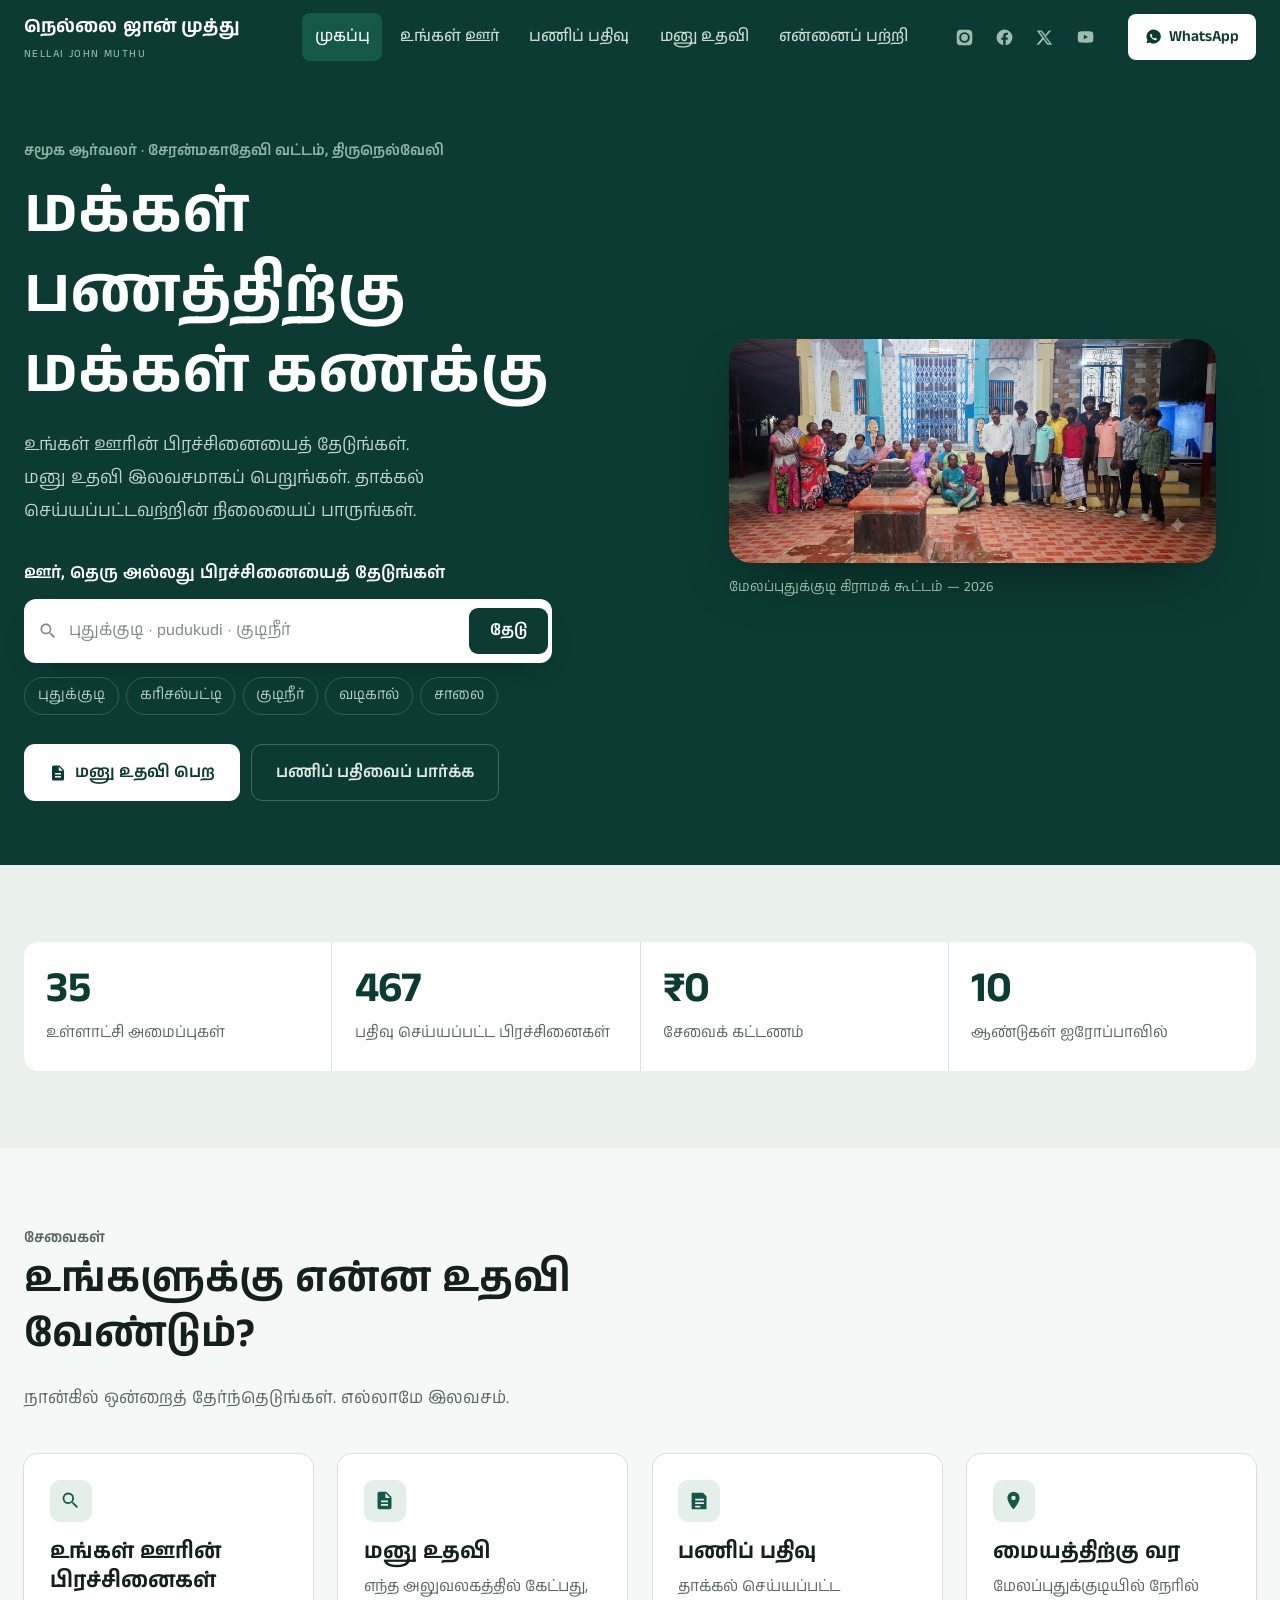
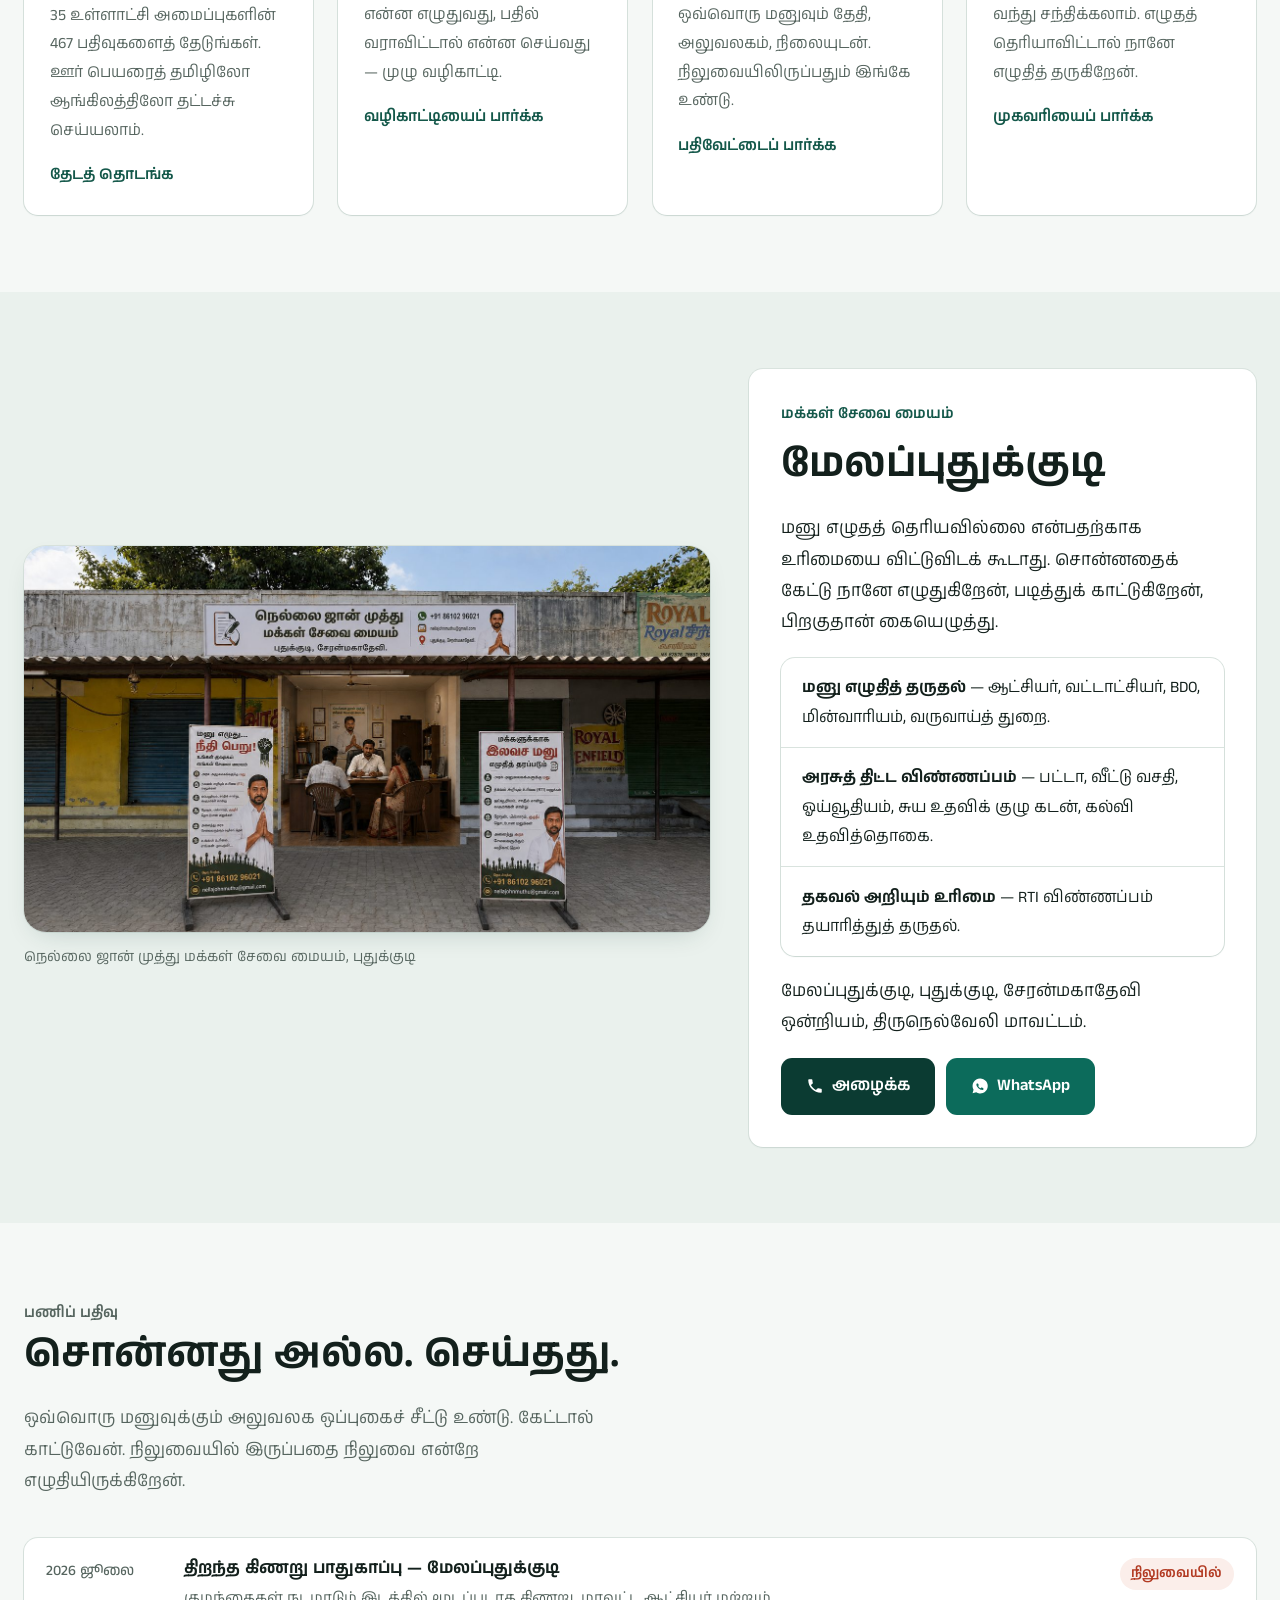
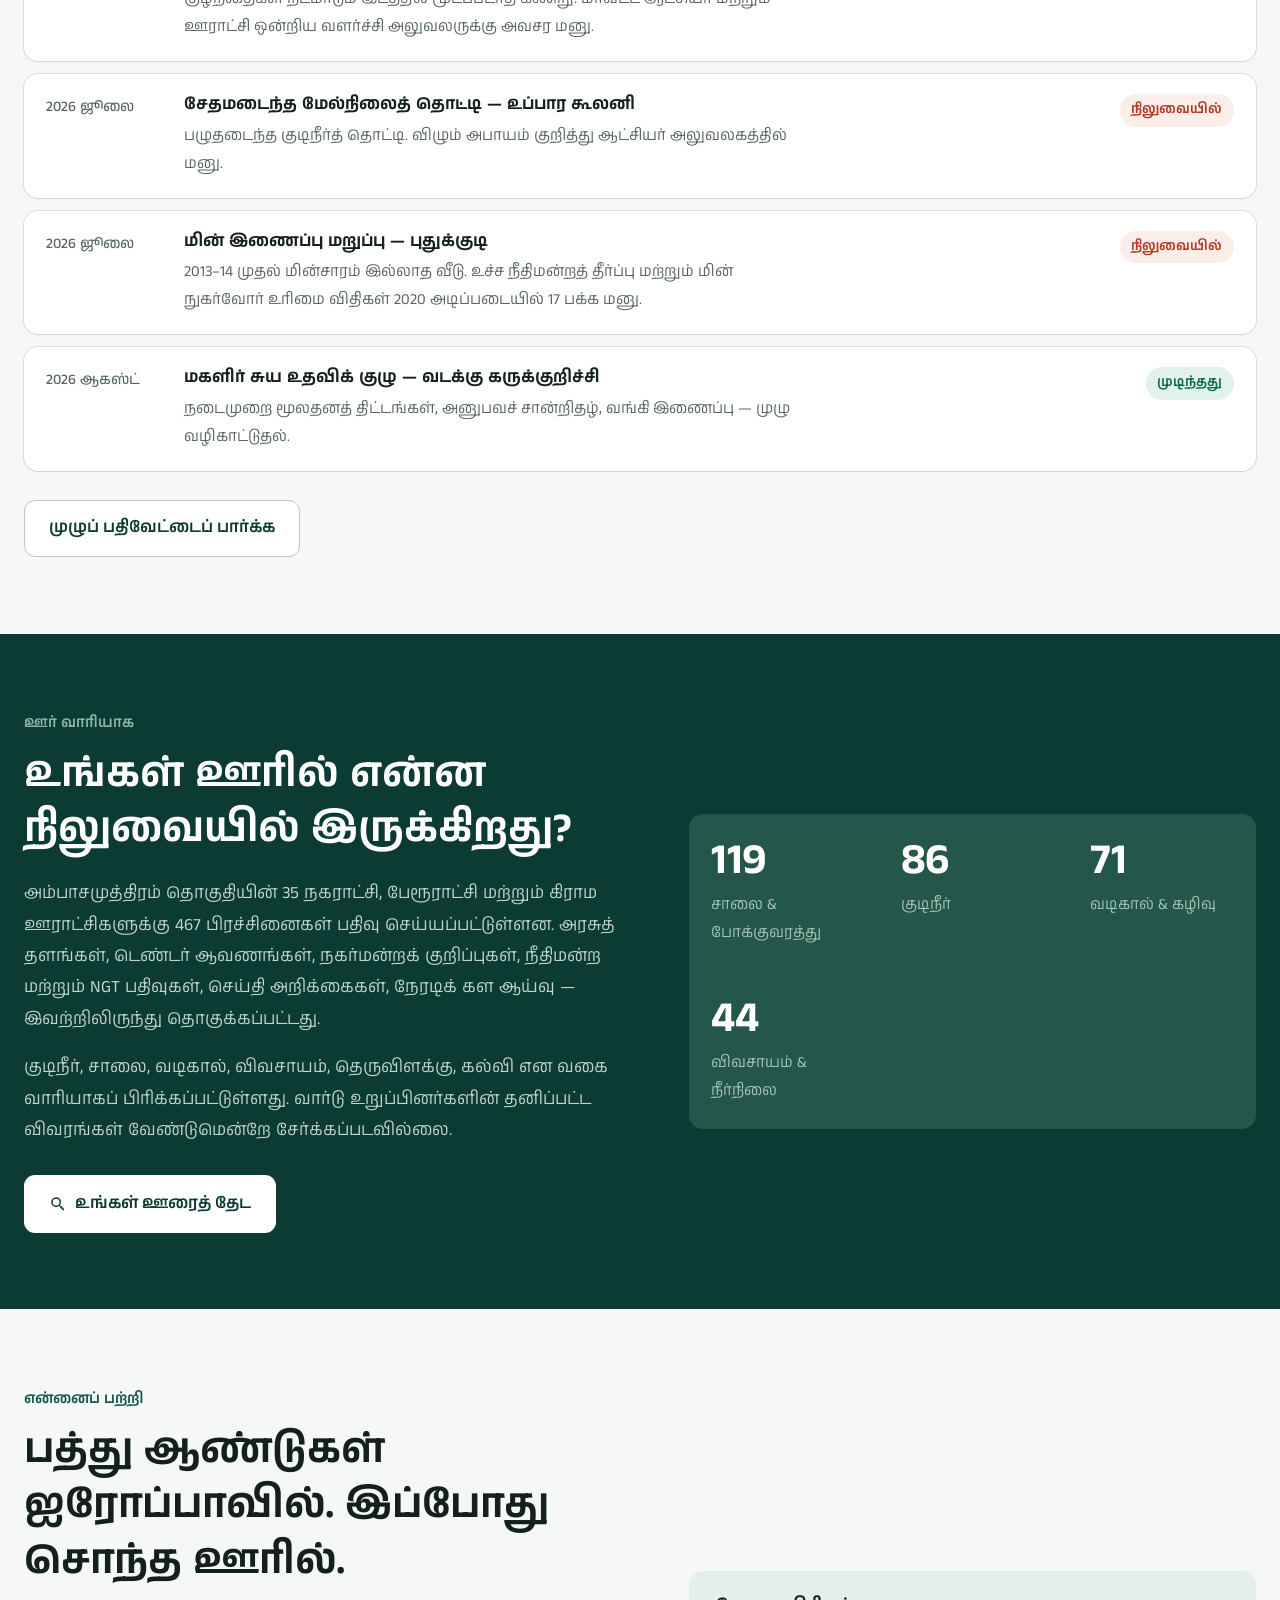
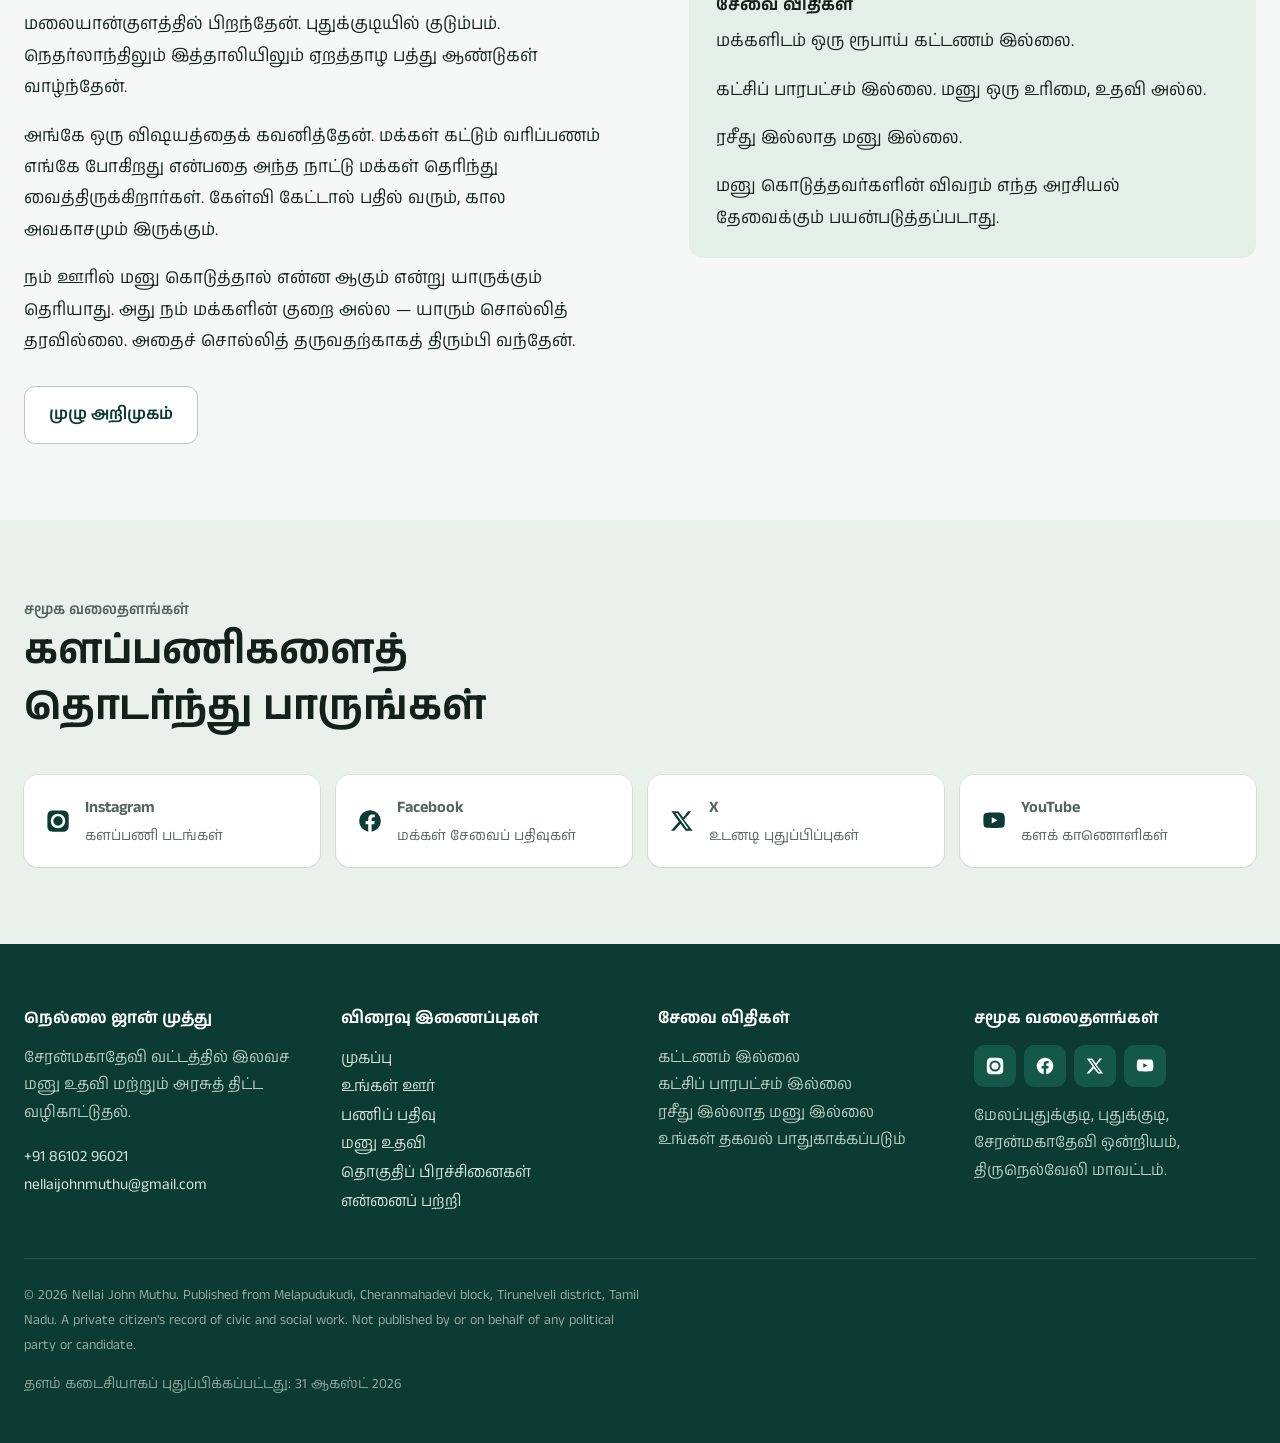
<file: index.html>
<!DOCTYPE html>
<html lang="ta">
<head>
<meta charset="utf-8">
<meta name="viewport" content="width=device-width, initial-scale=1">
<title>நெல்லை ஜான் முத்து | Nellai John Muthu — மக்கள் சேவை மையம், சேரன்மகாதேவி</title>
<meta name="description" content="நெல்லை ஜான் முத்து — சேரன்மகாதேவி வட்டத்தில் இலவச மனு உதவி மையம். அம்பாசமுத்திரம் தொகுதியின் 35 உள்ளாட்சி அமைப்புகளின் 467 களப் பிரச்சினைகள். Free petition assistance and a public record of civic work in Cheranmahadevi block, Tirunelveli.">
<link rel="canonical" href="https://nellaijohnmuthu.com/">
<meta name="theme-color" content="#0B3B32">
<meta property="og:type" content="website">
<meta property="og:site_name" content="Nellai John Muthu">
<meta property="og:locale" content="ta_IN">
<meta property="og:title" content="நெல்லை ஜான் முத்து — மக்கள் பணத்திற்கு மக்கள் கணக்கு">
<meta property="og:description" content="இலவச மனு உதவி. 35 உள்ளாட்சி அமைப்புகள். 467 பதிவுகள்.">
<meta property="og:url" content="https://nellaijohnmuthu.com/">
<meta property="og:image" content="https://nellaijohnmuthu.com/og.jpg">
<meta name="twitter:card" content="summary_large_image">
<meta name="twitter:creator" content="@Nellaijohnmuthu">
<link rel="preconnect" href="https://fonts.googleapis.com">
<link rel="preconnect" href="https://fonts.gstatic.com" crossorigin>
<link href="https://fonts.googleapis.com/css2?family=Anek+Tamil:wght@300..700&family=Inter:wght@400;500;600;700&display=swap" rel="stylesheet">
<link rel="stylesheet" href="/style.css">
<script type="application/ld+json">
{"@context":"https://schema.org","@type":"Person","name":"Nellai John Muthu","alternateName":"நெல்லை ஜான் முத்து",
"url":"https://nellaijohnmuthu.com/","image":"https://nellaijohnmuthu.com/og.jpg",
"jobTitle":"Social activist and civic organiser",
"description":"Runs a free public petition and government scheme assistance centre in Melapudukudi, Cheranmahadevi block, Tirunelveli district, Tamil Nadu.",
"knowsLanguage":["ta","en"],
"homeLocation":{"@type":"Place","address":{"@type":"PostalAddress","addressLocality":"Melapudukudi, Pudukudi","addressRegion":"Tamil Nadu","addressCountry":"IN"}},
"areaServed":"Cheranmahadevi block, Ambasamudram constituency, Tirunelveli district",
"telephone":"+918610296021","email":"nellaijohnmuthu@gmail.com",
"sameAs":["https://www.instagram.com/nellai_john_muthu", "https://www.facebook.com/nellaijohnmuthu", "https://x.com/Nellaijohnmuthu", "https://www.youtube.com/@NellaiJohnMuthu"]}
</script>
</head>
<body>
<a class="skip" href="#main">உள்ளடக்கத்திற்குச் செல்</a>
<header class="site-head">
  <div class="wrap">
    <a class="brand" href="/"><b>நெல்லை ஜான் முத்து</b><small>NELLAI JOHN MUTHU</small></a>
    <button class="menu-btn" id="menuBtn" aria-expanded="false" aria-controls="mainnav" aria-label="பட்டியலைத் திற"><span></span><span></span><span></span></button>
    <nav class="site-nav" id="mainnav" aria-label="முதன்மை">
      <a href="/" aria-current="page">முகப்பு</a>
      <a href="/panchayats.html">உங்கள் ஊர்</a>
      <a href="/work.html">பணிப் பதிவு</a>
      <a href="/help.html">மனு உதவி</a>
      <a href="/about.html">என்னைப் பற்றி</a>
      <a class="m-only" href="tel:+918610296021"><svg viewBox="0 0 24 24" aria-hidden="true"><path d="M6.6 10.8c1.4 2.8 3.8 5.1 6.6 6.6l2.2-2.2c.3-.3.7-.4 1-.2 1.1.4 2.4.6 3.6.6.6 0 1 .4 1 1V20c0 .6-.4 1-1 1C10.6 21 3 13.4 3 4c0-.6.4-1 1-1h3.5c.6 0 1 .4 1 1 0 1.3.2 2.5.6 3.6.1.4 0 .8-.2 1l-2.3 2.2z"/></svg> +91 86102 96021</a>
      <div class="m-social"><a href="https://www.instagram.com/nellai_john_muthu" target="_blank" rel="me noopener noreferrer" aria-label="Instagram — Nellai John Muthu"><svg viewBox="0 0 24 24" aria-hidden="true"><path d="M12 2.2c3.2 0 3.6 0 4.9.1 1.2.1 1.8.2 2.2.4.6.2 1 .5 1.4.9.4.4.7.8.9 1.4.2.4.4 1 .4 2.2.1 1.3.1 1.7.1 4.9s0 3.6-.1 4.9c-.1 1.2-.2 1.8-.4 2.2-.2.6-.5 1-.9 1.4-.4.4-.8.7-1.4.9-.4.2-1 .4-2.2.4-1.3.1-1.7.1-4.9.1s-3.6 0-4.9-.1c-1.2-.1-1.8-.2-2.2-.4-.6-.2-1-.5-1.4-.9-.4-.4-.7-.8-.9-1.4-.2-.4-.4-1-.4-2.2C2.2 15.6 2.2 15.2 2.2 12s0-3.6.1-4.9c.1-1.2.2-1.8.4-2.2.2-.6.5-1 .9-1.4.4-.4.8-.7 1.4-.9.4-.2 1-.4 2.2-.4C8.4 2.2 8.8 2.2 12 2.2zm0 3.1A6.7 6.7 0 1 0 18.7 12 6.7 6.7 0 0 0 12 5.3zm0 11a4.3 4.3 0 1 1 4.3-4.3 4.3 4.3 0 0 1-4.3 4.3zm6.9-11.2a1.6 1.6 0 1 1-1.6-1.6 1.6 1.6 0 0 1 1.6 1.6z"/></svg></a><a href="https://www.facebook.com/nellaijohnmuthu" target="_blank" rel="me noopener noreferrer" aria-label="Facebook — Nellai John Muthu"><svg viewBox="0 0 24 24" aria-hidden="true"><path d="M22 12a10 10 0 1 0-11.6 9.9v-7H7.9V12h2.5V9.8c0-2.5 1.5-3.9 3.8-3.9 1.1 0 2.2.2 2.2.2v2.5h-1.3c-1.2 0-1.6.8-1.6 1.6V12h2.8l-.4 2.9h-2.4v7A10 10 0 0 0 22 12z"/></svg></a><a href="https://x.com/Nellaijohnmuthu" target="_blank" rel="me noopener noreferrer" aria-label="X — Nellai John Muthu"><svg viewBox="0 0 24 24" aria-hidden="true"><path d="M17.5 3h3.1l-6.8 7.8L21.8 21h-6.3l-4.9-6.4L4.9 21H1.8l7.3-8.3L2.2 3h6.4l4.5 5.9zm-1.1 16.2h1.7L7.7 4.7H5.9z"/></svg></a><a href="https://www.youtube.com/@NellaiJohnMuthu" target="_blank" rel="me noopener noreferrer" aria-label="YouTube — Nellai John Muthu"><svg viewBox="0 0 24 24" aria-hidden="true"><path d="M21.6 7.2s-.2-1.4-.8-2c-.8-.8-1.6-.8-2-.9C16 4.1 12 4.1 12 4.1s-4 0-6.8.2c-.4.1-1.2.1-2 .9-.6.6-.8 2-.8 2S2.2 8.8 2.2 10.5v1.6c0 1.6.2 3.3.2 3.3s.2 1.4.8 2c.8.8 1.8.8 2.2.9 1.6.1 6.8.2 6.8.2s4 0 6.8-.2c.4-.1 1.2-.1 2-.9.6-.6.8-2 .8-2s.2-1.6.2-3.3v-1.6c0-1.6-.2-3.3-.2-3.3zM9.9 14.2V8.6l5.2 2.8z"/></svg></a></div>
    </nav>
    <div class="head-social"><a href="https://www.instagram.com/nellai_john_muthu" target="_blank" rel="me noopener noreferrer" aria-label="Instagram — Nellai John Muthu"><svg viewBox="0 0 24 24" aria-hidden="true"><path d="M12 2.2c3.2 0 3.6 0 4.9.1 1.2.1 1.8.2 2.2.4.6.2 1 .5 1.4.9.4.4.7.8.9 1.4.2.4.4 1 .4 2.2.1 1.3.1 1.7.1 4.9s0 3.6-.1 4.9c-.1 1.2-.2 1.8-.4 2.2-.2.6-.5 1-.9 1.4-.4.4-.8.7-1.4.9-.4.2-1 .4-2.2.4-1.3.1-1.7.1-4.9.1s-3.6 0-4.9-.1c-1.2-.1-1.8-.2-2.2-.4-.6-.2-1-.5-1.4-.9-.4-.4-.7-.8-.9-1.4-.2-.4-.4-1-.4-2.2C2.2 15.6 2.2 15.2 2.2 12s0-3.6.1-4.9c.1-1.2.2-1.8.4-2.2.2-.6.5-1 .9-1.4.4-.4.8-.7 1.4-.9.4-.2 1-.4 2.2-.4C8.4 2.2 8.8 2.2 12 2.2zm0 3.1A6.7 6.7 0 1 0 18.7 12 6.7 6.7 0 0 0 12 5.3zm0 11a4.3 4.3 0 1 1 4.3-4.3 4.3 4.3 0 0 1-4.3 4.3zm6.9-11.2a1.6 1.6 0 1 1-1.6-1.6 1.6 1.6 0 0 1 1.6 1.6z"/></svg></a><a href="https://www.facebook.com/nellaijohnmuthu" target="_blank" rel="me noopener noreferrer" aria-label="Facebook — Nellai John Muthu"><svg viewBox="0 0 24 24" aria-hidden="true"><path d="M22 12a10 10 0 1 0-11.6 9.9v-7H7.9V12h2.5V9.8c0-2.5 1.5-3.9 3.8-3.9 1.1 0 2.2.2 2.2.2v2.5h-1.3c-1.2 0-1.6.8-1.6 1.6V12h2.8l-.4 2.9h-2.4v7A10 10 0 0 0 22 12z"/></svg></a><a href="https://x.com/Nellaijohnmuthu" target="_blank" rel="me noopener noreferrer" aria-label="X — Nellai John Muthu"><svg viewBox="0 0 24 24" aria-hidden="true"><path d="M17.5 3h3.1l-6.8 7.8L21.8 21h-6.3l-4.9-6.4L4.9 21H1.8l7.3-8.3L2.2 3h6.4l4.5 5.9zm-1.1 16.2h1.7L7.7 4.7H5.9z"/></svg></a><a href="https://www.youtube.com/@NellaiJohnMuthu" target="_blank" rel="me noopener noreferrer" aria-label="YouTube — Nellai John Muthu"><svg viewBox="0 0 24 24" aria-hidden="true"><path d="M21.6 7.2s-.2-1.4-.8-2c-.8-.8-1.6-.8-2-.9C16 4.1 12 4.1 12 4.1s-4 0-6.8.2c-.4.1-1.2.1-2 .9-.6.6-.8 2-.8 2S2.2 8.8 2.2 10.5v1.6c0 1.6.2 3.3.2 3.3s.2 1.4.8 2c.8.8 1.8.8 2.2.9 1.6.1 6.8.2 6.8.2s4 0 6.8-.2c.4-.1 1.2-.1 2-.9.6-.6.8-2 .8-2s.2-1.6.2-3.3v-1.6c0-1.6-.2-3.3-.2-3.3zM9.9 14.2V8.6l5.2 2.8z"/></svg></a></div>
    <a class="head-cta" href="https://wa.me/918610296021" target="_blank" rel="noopener noreferrer"><svg viewBox="0 0 24 24" aria-hidden="true"><path d="M12 2a10 10 0 0 0-8.6 15l-1.3 4.7 4.8-1.3A10 10 0 1 0 12 2zm5.3 14c-.2.6-1.3 1.2-1.8 1.2-.5.1-1 .1-1.7-.1-.4-.1-.9-.3-1.5-.6a11 11 0 0 1-4.3-3.9c-.5-.7-.8-1.5-.8-2.2 0-.7.3-1.3.6-1.6.2-.2.4-.3.6-.3h.5c.2 0 .4 0 .6.4l.8 1.9c0 .2 0 .3-.1.5l-.4.5c-.1.1-.2.3-.1.5.3.5.7 1.1 1.3 1.6.7.6 1.3.9 1.6 1 .2.1.4.1.5-.1l.7-.8c.2-.2.3-.2.5-.1l1.8.9c.2.1.3.2.4.3 0 .2 0 .6-.2 1.1z"/></svg> WhatsApp</a>
  </div>
</header>
<main id="main">

<section class="hero">
  <div class="wrap split">
    <div>
      <p class="eyebrow ta">சமூக ஆர்வலர் · சேரன்மகாதேவி வட்டம், திருநெல்வேலி</p>
      <h1 class="ta">மக்கள் பணத்திற்கு மக்கள் கணக்கு</h1>
      <p class="sub ta">உங்கள் ஊரின் பிரச்சினையைத் தேடுங்கள். மனு உதவி இலவசமாகப் பெறுங்கள். தாக்கல் செய்யப்பட்டவற்றின் நிலையைப் பாருங்கள்.</p>

      <form class="searchbox" action="/panchayats.html" method="get">
        <label for="hq" class="ta">ஊர், தெரு அல்லது பிரச்சினையைத் தேடுங்கள்</label>
        <div class="field">
          <svg viewBox="0 0 24 24" aria-hidden="true"><path d="M15.5 14h-.8l-.3-.3a6.5 6.5 0 1 0-.7.7l.3.3v.8l5 5 1.5-1.5-5-5zm-6 0a4.5 4.5 0 1 1 4.5-4.5A4.5 4.5 0 0 1 9.5 14z"/></svg>
          <input id="hq" name="q" type="search" placeholder="புதுக்குடி · pudukudi · குடிநீர்" autocomplete="off" enterkeyhint="search">
          <button type="submit">தேடு</button>
        </div>
        <p class="quick"><a href="/panchayats.html?q=%E0%AE%AA%E0%AF%81%E0%AE%A4%E0%AF%81%E0%AE%95%E0%AF%8D%E0%AE%95%E0%AF%81%E0%AE%9F%E0%AE%BF">புதுக்குடி</a><a href="/panchayats.html?q=%E0%AE%95%E0%AE%B0%E0%AE%BF%E0%AE%9A%E0%AE%B2%E0%AF%8D%E0%AE%AA%E0%AE%9F%E0%AF%8D%E0%AE%9F%E0%AE%BF">கரிசல்பட்டி</a><a href="/panchayats.html?cat=water">குடிநீர்</a><a href="/panchayats.html?cat=drain">வடிகால்</a><a href="/panchayats.html?cat=road">சாலை</a></p>
      </form>

      <div class="btn-row">
        <a class="btn btn-light" href="/help.html"><svg viewBox="0 0 24 24" aria-hidden="true"><path d="M14 2H6a2 2 0 0 0-2 2v16a2 2 0 0 0 2 2h12a2 2 0 0 0 2-2V8l-6-6zm2 16H8v-2h8v2zm0-4H8v-2h8v2zm-3-5V3.5L18.5 9H13z"/></svg> மனு உதவி பெற</a>
        <a class="btn btn-ghost" href="/work.html">பணிப் பதிவைப் பார்க்க</a>
      </div>
    </div>

    <figure class="hero-media">
      <picture>
        <source media="(max-width: 40rem)" srcset="/banner-sm.jpg">
        <img src="/banner.jpg" width="1800" height="830" fetchpriority="high" decoding="async"
             alt="மேலப்புதுக்குடி பகுதி மக்களுடன் நெல்லை ஜான் முத்து — கிராமக் கூட்டம்">
      </picture>
      <figcaption class="ta">மேலப்புதுக்குடி கிராமக் கூட்டம் — 2026</figcaption>
    </figure>
  </div>
</section>

<section class="section-alt">
  <div class="wrap">
    <div class="metrics">
      <div class="metric"><b>35</b><span class="ta">உள்ளாட்சி அமைப்புகள்</span></div>
      <div class="metric"><b>467</b><span class="ta">பதிவு செய்யப்பட்ட பிரச்சினைகள்</span></div>
      <div class="metric"><b>₹0</b><span class="ta">சேவைக் கட்டணம்</span></div>
      <div class="metric"><b>10</b><span class="ta">ஆண்டுகள் ஐரோப்பாவில்</span></div>
    </div>
  </div>
</section>

<section>
  <div class="wrap">
    <div class="section-head">
      <p class="eyebrow ta">சேவைகள்</p>
      <h2 class="ta">உங்களுக்கு என்ன உதவி வேண்டும்?</h2>
      <p class="ta">நான்கில் ஒன்றைத் தேர்ந்தெடுங்கள். எல்லாமே இலவசம்.</p>
    </div>
    <div class="grid g4">
        <a class="card" href="/panchayats.html">
          <span class="ico"><svg viewBox="0 0 24 24" aria-hidden="true"><path d="M15.5 14h-.8l-.3-.3a6.5 6.5 0 1 0-.7.7l.3.3v.8l5 5 1.5-1.5-5-5zm-6 0a4.5 4.5 0 1 1 4.5-4.5A4.5 4.5 0 0 1 9.5 14z"/></svg></span>
          <h3 class="ta">உங்கள் ஊரின் பிரச்சினைகள்</h3>
          <p class="ta">35 உள்ளாட்சி அமைப்புகளின் 467 பதிவுகளைத் தேடுங்கள். ஊர் பெயரைத் தமிழிலோ ஆங்கிலத்திலோ தட்டச்சு செய்யலாம்.</p>
          <span class="more ta">தேடத் தொடங்க</span>
        </a>
        <a class="card" href="/help.html">
          <span class="ico"><svg viewBox="0 0 24 24" aria-hidden="true"><path d="M14 2H6a2 2 0 0 0-2 2v16a2 2 0 0 0 2 2h12a2 2 0 0 0 2-2V8l-6-6zm2 16H8v-2h8v2zm0-4H8v-2h8v2zm-3-5V3.5L18.5 9H13z"/></svg></span>
          <h3 class="ta">மனு உதவி</h3>
          <p class="ta">எந்த அலுவலகத்தில் கேட்பது, என்ன எழுதுவது, பதில் வராவிட்டால் என்ன செய்வது — முழு வழிகாட்டி.</p>
          <span class="more ta">வழிகாட்டியைப் பார்க்க</span>
        </a>
        <a class="card" href="/work.html">
          <span class="ico"><svg viewBox="0 0 24 24" aria-hidden="true"><path d="M4 3h12l4 4v14a1 1 0 0 1-1 1H4a1 1 0 0 1-1-1V4a1 1 0 0 1 1-1zm3 7v2h10v-2H7zm0 4v2h10v-2H7zm0 4v2h6v-2H7z"/></svg></span>
          <h3 class="ta">பணிப் பதிவு</h3>
          <p class="ta">தாக்கல் செய்யப்பட்ட ஒவ்வொரு மனுவும் தேதி, அலுவலகம், நிலையுடன். நிலுவையிலிருப்பதும் இங்கே உண்டு.</p>
          <span class="more ta">பதிவேட்டைப் பார்க்க</span>
        </a>
        <a class="card" href="#centre">
          <span class="ico"><svg viewBox="0 0 24 24" aria-hidden="true"><path d="M12 2a7 7 0 0 0-7 7c0 5.2 7 13 7 13s7-7.8 7-13a7 7 0 0 0-7-7zm0 9.5A2.5 2.5 0 1 1 14.5 9 2.5 2.5 0 0 1 12 11.5z"/></svg></span>
          <h3 class="ta">மையத்திற்கு வர</h3>
          <p class="ta">மேலப்புதுக்குடியில் நேரில் வந்து சந்திக்கலாம். எழுதத் தெரியாவிட்டால் நானே எழுதித் தருகிறேன்.</p>
          <span class="more ta">முகவரியைப் பார்க்க</span>
        </a>
    </div>
  </div>
</section>

<section class="section-alt">
  <div class="wrap split media-left">
    <figure class="photo">
      <img src="/office.jpg" width="1400" height="788" loading="lazy" decoding="async"
           alt="நெல்லை ஜான் முத்து மக்கள் சேவை மையம், புதுக்குடி — மனு எழுதித் தரும் பணி">
      <figcaption class="ta">நெல்லை ஜான் முத்து மக்கள் சேவை மையம், புதுக்குடி</figcaption>
    </figure>
    <div class="panel" id="centre">
      <p class="eyebrow ta">மக்கள் சேவை மையம்</p>
      <h2 class="ta" style="font-size:clamp(1.5rem,1.2rem+1vw,2rem)">மேலப்புதுக்குடி</h2>
      <p class="ta">மனு எழுதத் தெரியவில்லை என்பதற்காக உரிமையை விட்டுவிடக் கூடாது. சொன்னதைக் கேட்டு நானே எழுதுகிறேன், படித்துக் காட்டுகிறேன், பிறகுதான் கையெழுத்து.</p>
      <ul class="plain" style="margin:1.2rem 0">
        <li><b class="ta">மனு எழுதித் தருதல்</b> <span class="ta">— ஆட்சியர், வட்டாட்சியர், BDO, மின்வாரியம், வருவாய்த் துறை.</span></li>
        <li><b class="ta">அரசுத் திட்ட விண்ணப்பம்</b> <span class="ta">— பட்டா, வீட்டு வசதி, ஓய்வூதியம், சுய உதவிக் குழு கடன், கல்வி உதவித்தொகை.</span></li>
        <li><b class="ta">தகவல் அறியும் உரிமை</b> <span class="ta">— RTI விண்ணப்பம் தயாரித்துத் தருதல்.</span></li>
      </ul>
      <p class="ta">மேலப்புதுக்குடி, புதுக்குடி, சேரன்மகாதேவி ஒன்றியம், திருநெல்வேலி மாவட்டம்.</p>
      <div class="btn-row" style="margin-top:1.2rem">
        <a class="btn btn-primary" href="tel:+918610296021"><svg viewBox="0 0 24 24" aria-hidden="true"><path d="M6.6 10.8c1.4 2.8 3.8 5.1 6.6 6.6l2.2-2.2c.3-.3.7-.4 1-.2 1.1.4 2.4.6 3.6.6.6 0 1 .4 1 1V20c0 .6-.4 1-1 1C10.6 21 3 13.4 3 4c0-.6.4-1 1-1h3.5c.6 0 1 .4 1 1 0 1.3.2 2.5.6 3.6.1.4 0 .8-.2 1l-2.3 2.2z"/></svg> அழைக்க</a>
        <a class="btn btn-wa" href="https://wa.me/918610296021" target="_blank" rel="noopener noreferrer"><svg viewBox="0 0 24 24" aria-hidden="true"><path d="M12 2a10 10 0 0 0-8.6 15l-1.3 4.7 4.8-1.3A10 10 0 1 0 12 2zm5.3 14c-.2.6-1.3 1.2-1.8 1.2-.5.1-1 .1-1.7-.1-.4-.1-.9-.3-1.5-.6a11 11 0 0 1-4.3-3.9c-.5-.7-.8-1.5-.8-2.2 0-.7.3-1.3.6-1.6.2-.2.4-.3.6-.3h.5c.2 0 .4 0 .6.4l.8 1.9c0 .2 0 .3-.1.5l-.4.5c-.1.1-.2.3-.1.5.3.5.7 1.1 1.3 1.6.7.6 1.3.9 1.6 1 .2.1.4.1.5-.1l.7-.8c.2-.2.3-.2.5-.1l1.8.9c.2.1.3.2.4.3 0 .2 0 .6-.2 1.1z"/></svg> WhatsApp</a>
      </div>
    </div>
  </div>
</section>

<section>
  <div class="wrap">
    <div class="section-head">
      <p class="eyebrow ta">பணிப் பதிவு</p>
      <h2 class="ta">சொன்னது அல்ல. செய்தது.</h2>
      <p class="ta">ஒவ்வொரு மனுவுக்கும் அலுவலக ஒப்புகைச் சீட்டு உண்டு. கேட்டால் காட்டுவேன். நிலுவையில் இருப்பதை நிலுவை என்றே எழுதியிருக்கிறேன்.</p>
    </div>
    <div class="ledger">
        <article class="entry">
          <p class="entry-date ta">2026 ஜூலை</p>
          <div class="entry-body"><h3 class="ta">திறந்த கிணறு பாதுகாப்பு — மேலப்புதுக்குடி</h3><p class="ta">குழந்தைகள் நடமாடும் இடத்தில் மூடப்படாத கிணறு. மாவட்ட ஆட்சியர் மற்றும் ஊராட்சி ஒன்றிய வளர்ச்சி அலுவலருக்கு அவசர மனு.</p></div>
          <p class="pill ">நிலுவையில்</p>
        </article>
        <article class="entry">
          <p class="entry-date ta">2026 ஜூலை</p>
          <div class="entry-body"><h3 class="ta">சேதமடைந்த மேல்நிலைத் தொட்டி — உப்பார கூலனி</h3><p class="ta">பழுதடைந்த குடிநீர்த் தொட்டி. விழும் அபாயம் குறித்து ஆட்சியர் அலுவலகத்தில் மனு.</p></div>
          <p class="pill ">நிலுவையில்</p>
        </article>
        <article class="entry">
          <p class="entry-date ta">2026 ஜூலை</p>
          <div class="entry-body"><h3 class="ta">மின் இணைப்பு மறுப்பு — புதுக்குடி</h3><p class="ta">2013–14 முதல் மின்சாரம் இல்லாத வீடு. உச்ச நீதிமன்றத் தீர்ப்பு மற்றும் மின் நுகர்வோர் உரிமை விதிகள் 2020 அடிப்படையில் 17 பக்க மனு.</p></div>
          <p class="pill ">நிலுவையில்</p>
        </article>
        <article class="entry">
          <p class="entry-date ta">2026 ஆகஸ்ட்</p>
          <div class="entry-body"><h3 class="ta">மகளிர் சுய உதவிக் குழு — வடக்கு கருக்குறிச்சி</h3><p class="ta">நடைமுறை மூலதனத் திட்டங்கள், அனுபவச் சான்றிதழ், வங்கி இணைப்பு — முழு வழிகாட்டுதல்.</p></div>
          <p class="pill done">முடிந்தது</p>
        </article>
    </div>
    <div class="btn-row"><a class="btn btn-outline" href="/work.html">முழுப் பதிவேட்டைப் பார்க்க</a></div>
  </div>
</section>

<section class="section-dark">
  <div class="wrap split">
    <div>
      <p class="eyebrow ta" style="color:#8FB3A6">ஊர் வாரியாக</p>
      <h2 class="ta">உங்கள் ஊரில் என்ன நிலுவையில் இருக்கிறது?</h2>
      <p class="ta" style="color:#C2D5CC">அம்பாசமுத்திரம் தொகுதியின் 35 நகராட்சி, பேரூராட்சி மற்றும் கிராம ஊராட்சிகளுக்கு 467 பிரச்சினைகள் பதிவு செய்யப்பட்டுள்ளன. அரசுத் தளங்கள், டெண்டர் ஆவணங்கள், நகர்மன்றக் குறிப்புகள், நீதிமன்ற மற்றும் NGT பதிவுகள், செய்தி அறிக்கைகள், நேரடிக் கள ஆய்வு — இவற்றிலிருந்து தொகுக்கப்பட்டது.</p>
      <p class="ta" style="color:#C2D5CC">குடிநீர், சாலை, வடிகால், விவசாயம், தெருவிளக்கு, கல்வி என வகை வாரியாகப் பிரிக்கப்பட்டுள்ளது. வார்டு உறுப்பினர்களின் தனிப்பட்ட விவரங்கள் வேண்டுமென்றே சேர்க்கப்படவில்லை.</p>
      <div class="btn-row"><a class="btn btn-light" href="/panchayats.html"><svg viewBox="0 0 24 24" aria-hidden="true"><path d="M15.5 14h-.8l-.3-.3a6.5 6.5 0 1 0-.7.7l.3.3v.8l5 5 1.5-1.5-5-5zm-6 0a4.5 4.5 0 1 1 4.5-4.5A4.5 4.5 0 0 1 9.5 14z"/></svg> உங்கள் ஊரைத் தேட</a></div>
    </div>
    <div class="metrics">
      <div class="metric"><b>119</b><span class="ta">சாலை &amp; போக்குவரத்து</span></div>
      <div class="metric"><b>86</b><span class="ta">குடிநீர்</span></div>
      <div class="metric"><b>71</b><span class="ta">வடிகால் &amp; கழிவு</span></div>
      <div class="metric"><b>44</b><span class="ta">விவசாயம் &amp; நீர்நிலை</span></div>
    </div>
  </div>
</section>

<section>
  <div class="wrap split">
    <div>
      <p class="eyebrow ta">என்னைப் பற்றி</p>
      <h2 class="ta">பத்து ஆண்டுகள் ஐரோப்பாவில். இப்போது சொந்த ஊரில்.</h2>
      <div class="prose">
        <p class="ta">மலையான்குளத்தில் பிறந்தேன். புதுக்குடியில் குடும்பம். நெதர்லாந்திலும் இத்தாலியிலும் ஏறத்தாழ பத்து ஆண்டுகள் வாழ்ந்தேன்.</p>
        <p class="ta">அங்கே ஒரு விஷயத்தைக் கவனித்தேன். மக்கள் கட்டும் வரிப்பணம் எங்கே போகிறது என்பதை அந்த நாட்டு மக்கள் தெரிந்து வைத்திருக்கிறார்கள். கேள்வி கேட்டால் பதில் வரும், கால அவகாசமும் இருக்கும்.</p>
        <p class="ta">நம் ஊரில் மனு கொடுத்தால் என்ன ஆகும் என்று யாருக்கும் தெரியாது. அது நம் மக்களின் குறை அல்ல — யாரும் சொல்லித் தரவில்லை. அதைச் சொல்லித் தருவதற்காகத் திரும்பி வந்தேன்.</p>
      </div>
      <div class="btn-row"><a class="btn btn-outline" href="/about.html">முழு அறிமுகம்</a></div>
    </div>
    <div class="callout">
      <h3 class="ta">சேவை விதிகள்</h3>
      <p class="ta">மக்களிடம் ஒரு ரூபாய் கட்டணம் இல்லை.</p>
      <p class="ta">கட்சிப் பாரபட்சம் இல்லை. மனு ஒரு உரிமை, உதவி அல்ல.</p>
      <p class="ta">ரசீது இல்லாத மனு இல்லை.</p>
      <p class="ta">மனு கொடுத்தவர்களின் விவரம் எந்த அரசியல் தேவைக்கும் பயன்படுத்தப்படாது.</p>
    </div>
  </div>
</section>

<section class="section-alt">
  <div class="wrap">
    <div class="section-head">
      <p class="eyebrow ta">சமூக வலைதளங்கள்</p>
      <h2 class="ta">களப்பணிகளைத் தொடர்ந்து பாருங்கள்</h2>
    </div>
    <div class="social-grid">
        <a class="social-card" href="https://www.instagram.com/nellai_john_muthu" target="_blank" rel="me noopener noreferrer">
          <svg viewBox="0 0 24 24" aria-hidden="true"><path d="M12 2.2c3.2 0 3.6 0 4.9.1 1.2.1 1.8.2 2.2.4.6.2 1 .5 1.4.9.4.4.7.8.9 1.4.2.4.4 1 .4 2.2.1 1.3.1 1.7.1 4.9s0 3.6-.1 4.9c-.1 1.2-.2 1.8-.4 2.2-.2.6-.5 1-.9 1.4-.4.4-.8.7-1.4.9-.4.2-1 .4-2.2.4-1.3.1-1.7.1-4.9.1s-3.6 0-4.9-.1c-1.2-.1-1.8-.2-2.2-.4-.6-.2-1-.5-1.4-.9-.4-.4-.7-.8-.9-1.4-.2-.4-.4-1-.4-2.2C2.2 15.6 2.2 15.2 2.2 12s0-3.6.1-4.9c.1-1.2.2-1.8.4-2.2.2-.6.5-1 .9-1.4.4-.4.8-.7 1.4-.9.4-.2 1-.4 2.2-.4C8.4 2.2 8.8 2.2 12 2.2zm0 3.1A6.7 6.7 0 1 0 18.7 12 6.7 6.7 0 0 0 12 5.3zm0 11a4.3 4.3 0 1 1 4.3-4.3 4.3 4.3 0 0 1-4.3 4.3zm6.9-11.2a1.6 1.6 0 1 1-1.6-1.6 1.6 1.6 0 0 1 1.6 1.6z"/></svg><span><b class="ta">Instagram</b><span>களப்பணி படங்கள்</span></span>
        </a>
        <a class="social-card" href="https://www.facebook.com/nellaijohnmuthu" target="_blank" rel="me noopener noreferrer">
          <svg viewBox="0 0 24 24" aria-hidden="true"><path d="M22 12a10 10 0 1 0-11.6 9.9v-7H7.9V12h2.5V9.8c0-2.5 1.5-3.9 3.8-3.9 1.1 0 2.2.2 2.2.2v2.5h-1.3c-1.2 0-1.6.8-1.6 1.6V12h2.8l-.4 2.9h-2.4v7A10 10 0 0 0 22 12z"/></svg><span><b class="ta">Facebook</b><span>மக்கள் சேவைப் பதிவுகள்</span></span>
        </a>
        <a class="social-card" href="https://x.com/Nellaijohnmuthu" target="_blank" rel="me noopener noreferrer">
          <svg viewBox="0 0 24 24" aria-hidden="true"><path d="M17.5 3h3.1l-6.8 7.8L21.8 21h-6.3l-4.9-6.4L4.9 21H1.8l7.3-8.3L2.2 3h6.4l4.5 5.9zm-1.1 16.2h1.7L7.7 4.7H5.9z"/></svg><span><b class="ta">X</b><span>உடனடி புதுப்பிப்புகள்</span></span>
        </a>
        <a class="social-card" href="https://www.youtube.com/@NellaiJohnMuthu" target="_blank" rel="me noopener noreferrer">
          <svg viewBox="0 0 24 24" aria-hidden="true"><path d="M21.6 7.2s-.2-1.4-.8-2c-.8-.8-1.6-.8-2-.9C16 4.1 12 4.1 12 4.1s-4 0-6.8.2c-.4.1-1.2.1-2 .9-.6.6-.8 2-.8 2S2.2 8.8 2.2 10.5v1.6c0 1.6.2 3.3.2 3.3s.2 1.4.8 2c.8.8 1.8.8 2.2.9 1.6.1 6.8.2 6.8.2s4 0 6.8-.2c.4-.1 1.2-.1 2-.9.6-.6.8-2 .8-2s.2-1.6.2-3.3v-1.6c0-1.6-.2-3.3-.2-3.3zM9.9 14.2V8.6l5.2 2.8z"/></svg><span><b class="ta">YouTube</b><span>களக் காணொளிகள்</span></span>
        </a>
    </div>
  </div>
</section>

</main>
<footer class="site-foot">
  <div class="wrap">
    <div class="cols">
      <div>
        <h2>நெல்லை ஜான் முத்து</h2>
        <p class="ta">சேரன்மகாதேவி வட்டத்தில் இலவச மனு உதவி மற்றும் அரசுத் திட்ட வழிகாட்டுதல்.</p>
        <p><a href="tel:+918610296021">+91 86102 96021</a><br><a href="mailto:nellaijohnmuthu@gmail.com">nellaijohnmuthu@gmail.com</a></p>
      </div>
      <div>
        <h2>விரைவு இணைப்புகள்</h2>
        <ul>
          <li><a href="/">முகப்பு</a></li>
          <li><a href="/panchayats.html">உங்கள் ஊர்</a></li>
          <li><a href="/work.html">பணிப் பதிவு</a></li>
          <li><a href="/help.html">மனு உதவி</a></li>
          <li><a href="/issues.html">தொகுதிப் பிரச்சினைகள்</a></li>
          <li><a href="/about.html">என்னைப் பற்றி</a></li>
        </ul>
      </div>
      <div>
        <h2>சேவை விதிகள்</h2>
        <ul>
          <li>கட்டணம் இல்லை</li>
          <li>கட்சிப் பாரபட்சம் இல்லை</li>
          <li>ரசீது இல்லாத மனு இல்லை</li>
          <li>உங்கள் தகவல் பாதுகாக்கப்படும்</li>
        </ul>
      </div>
      <div>
        <h2>சமூக வலைதளங்கள்</h2>
        <div class="foot-social"><a href="https://www.instagram.com/nellai_john_muthu" target="_blank" rel="me noopener noreferrer" aria-label="Instagram — Nellai John Muthu"><svg viewBox="0 0 24 24" aria-hidden="true"><path d="M12 2.2c3.2 0 3.6 0 4.9.1 1.2.1 1.8.2 2.2.4.6.2 1 .5 1.4.9.4.4.7.8.9 1.4.2.4.4 1 .4 2.2.1 1.3.1 1.7.1 4.9s0 3.6-.1 4.9c-.1 1.2-.2 1.8-.4 2.2-.2.6-.5 1-.9 1.4-.4.4-.8.7-1.4.9-.4.2-1 .4-2.2.4-1.3.1-1.7.1-4.9.1s-3.6 0-4.9-.1c-1.2-.1-1.8-.2-2.2-.4-.6-.2-1-.5-1.4-.9-.4-.4-.7-.8-.9-1.4-.2-.4-.4-1-.4-2.2C2.2 15.6 2.2 15.2 2.2 12s0-3.6.1-4.9c.1-1.2.2-1.8.4-2.2.2-.6.5-1 .9-1.4.4-.4.8-.7 1.4-.9.4-.2 1-.4 2.2-.4C8.4 2.2 8.8 2.2 12 2.2zm0 3.1A6.7 6.7 0 1 0 18.7 12 6.7 6.7 0 0 0 12 5.3zm0 11a4.3 4.3 0 1 1 4.3-4.3 4.3 4.3 0 0 1-4.3 4.3zm6.9-11.2a1.6 1.6 0 1 1-1.6-1.6 1.6 1.6 0 0 1 1.6 1.6z"/></svg></a><a href="https://www.facebook.com/nellaijohnmuthu" target="_blank" rel="me noopener noreferrer" aria-label="Facebook — Nellai John Muthu"><svg viewBox="0 0 24 24" aria-hidden="true"><path d="M22 12a10 10 0 1 0-11.6 9.9v-7H7.9V12h2.5V9.8c0-2.5 1.5-3.9 3.8-3.9 1.1 0 2.2.2 2.2.2v2.5h-1.3c-1.2 0-1.6.8-1.6 1.6V12h2.8l-.4 2.9h-2.4v7A10 10 0 0 0 22 12z"/></svg></a><a href="https://x.com/Nellaijohnmuthu" target="_blank" rel="me noopener noreferrer" aria-label="X — Nellai John Muthu"><svg viewBox="0 0 24 24" aria-hidden="true"><path d="M17.5 3h3.1l-6.8 7.8L21.8 21h-6.3l-4.9-6.4L4.9 21H1.8l7.3-8.3L2.2 3h6.4l4.5 5.9zm-1.1 16.2h1.7L7.7 4.7H5.9z"/></svg></a><a href="https://www.youtube.com/@NellaiJohnMuthu" target="_blank" rel="me noopener noreferrer" aria-label="YouTube — Nellai John Muthu"><svg viewBox="0 0 24 24" aria-hidden="true"><path d="M21.6 7.2s-.2-1.4-.8-2c-.8-.8-1.6-.8-2-.9C16 4.1 12 4.1 12 4.1s-4 0-6.8.2c-.4.1-1.2.1-2 .9-.6.6-.8 2-.8 2S2.2 8.8 2.2 10.5v1.6c0 1.6.2 3.3.2 3.3s.2 1.4.8 2c.8.8 1.8.8 2.2.9 1.6.1 6.8.2 6.8.2s4 0 6.8-.2c.4-.1 1.2-.1 2-.9.6-.6.8-2 .8-2s.2-1.6.2-3.3v-1.6c0-1.6-.2-3.3-.2-3.3zM9.9 14.2V8.6l5.2 2.8z"/></svg></a></div>
        <p class="ta" style="margin-top:1rem">மேலப்புதுக்குடி, புதுக்குடி,<br>சேரன்மகாதேவி ஒன்றியம்,<br>திருநெல்வேலி மாவட்டம்.</p>
      </div>
    </div>
    <div class="foot-legal">
      <p lang="en">© 2026 Nellai John Muthu. Published from Melapudukudi, Cheranmahadevi block, Tirunelveli district, Tamil Nadu. A private citizen's record of civic and social work. Not published by or on behalf of any political party or candidate.</p>
      <p class="ta">தளம் கடைசியாகப் புதுப்பிக்கப்பட்டது: 31 ஆகஸ்ட் 2026</p>
    </div>
  </div>
</footer>
<nav class="action-bar" aria-label="விரைவு தொடர்பு">
  <a href="tel:+918610296021"><svg viewBox="0 0 24 24" aria-hidden="true"><path d="M6.6 10.8c1.4 2.8 3.8 5.1 6.6 6.6l2.2-2.2c.3-.3.7-.4 1-.2 1.1.4 2.4.6 3.6.6.6 0 1 .4 1 1V20c0 .6-.4 1-1 1C10.6 21 3 13.4 3 4c0-.6.4-1 1-1h3.5c.6 0 1 .4 1 1 0 1.3.2 2.5.6 3.6.1.4 0 .8-.2 1l-2.3 2.2z"/></svg>அழைக்க</a>
  <a href="https://wa.me/918610296021" target="_blank" rel="noopener noreferrer"><svg viewBox="0 0 24 24" aria-hidden="true"><path d="M12 2a10 10 0 0 0-8.6 15l-1.3 4.7 4.8-1.3A10 10 0 1 0 12 2zm5.3 14c-.2.6-1.3 1.2-1.8 1.2-.5.1-1 .1-1.7-.1-.4-.1-.9-.3-1.5-.6a11 11 0 0 1-4.3-3.9c-.5-.7-.8-1.5-.8-2.2 0-.7.3-1.3.6-1.6.2-.2.4-.3.6-.3h.5c.2 0 .4 0 .6.4l.8 1.9c0 .2 0 .3-.1.5l-.4.5c-.1.1-.2.3-.1.5.3.5.7 1.1 1.3 1.6.7.6 1.3.9 1.6 1 .2.1.4.1.5-.1l.7-.8c.2-.2.3-.2.5-.1l1.8.9c.2.1.3.2.4.3 0 .2 0 .6-.2 1.1z"/></svg>WhatsApp</a>
  <a href="/help.html"><svg viewBox="0 0 24 24" aria-hidden="true"><path d="M14 2H6a2 2 0 0 0-2 2v16a2 2 0 0 0 2 2h12a2 2 0 0 0 2-2V8l-6-6zm2 16H8v-2h8v2zm0-4H8v-2h8v2zm-3-5V3.5L18.5 9H13z"/></svg>மனு உதவி</a>
</nav>
<script src="/site.js" defer></script>
</body>
</html>
</file>
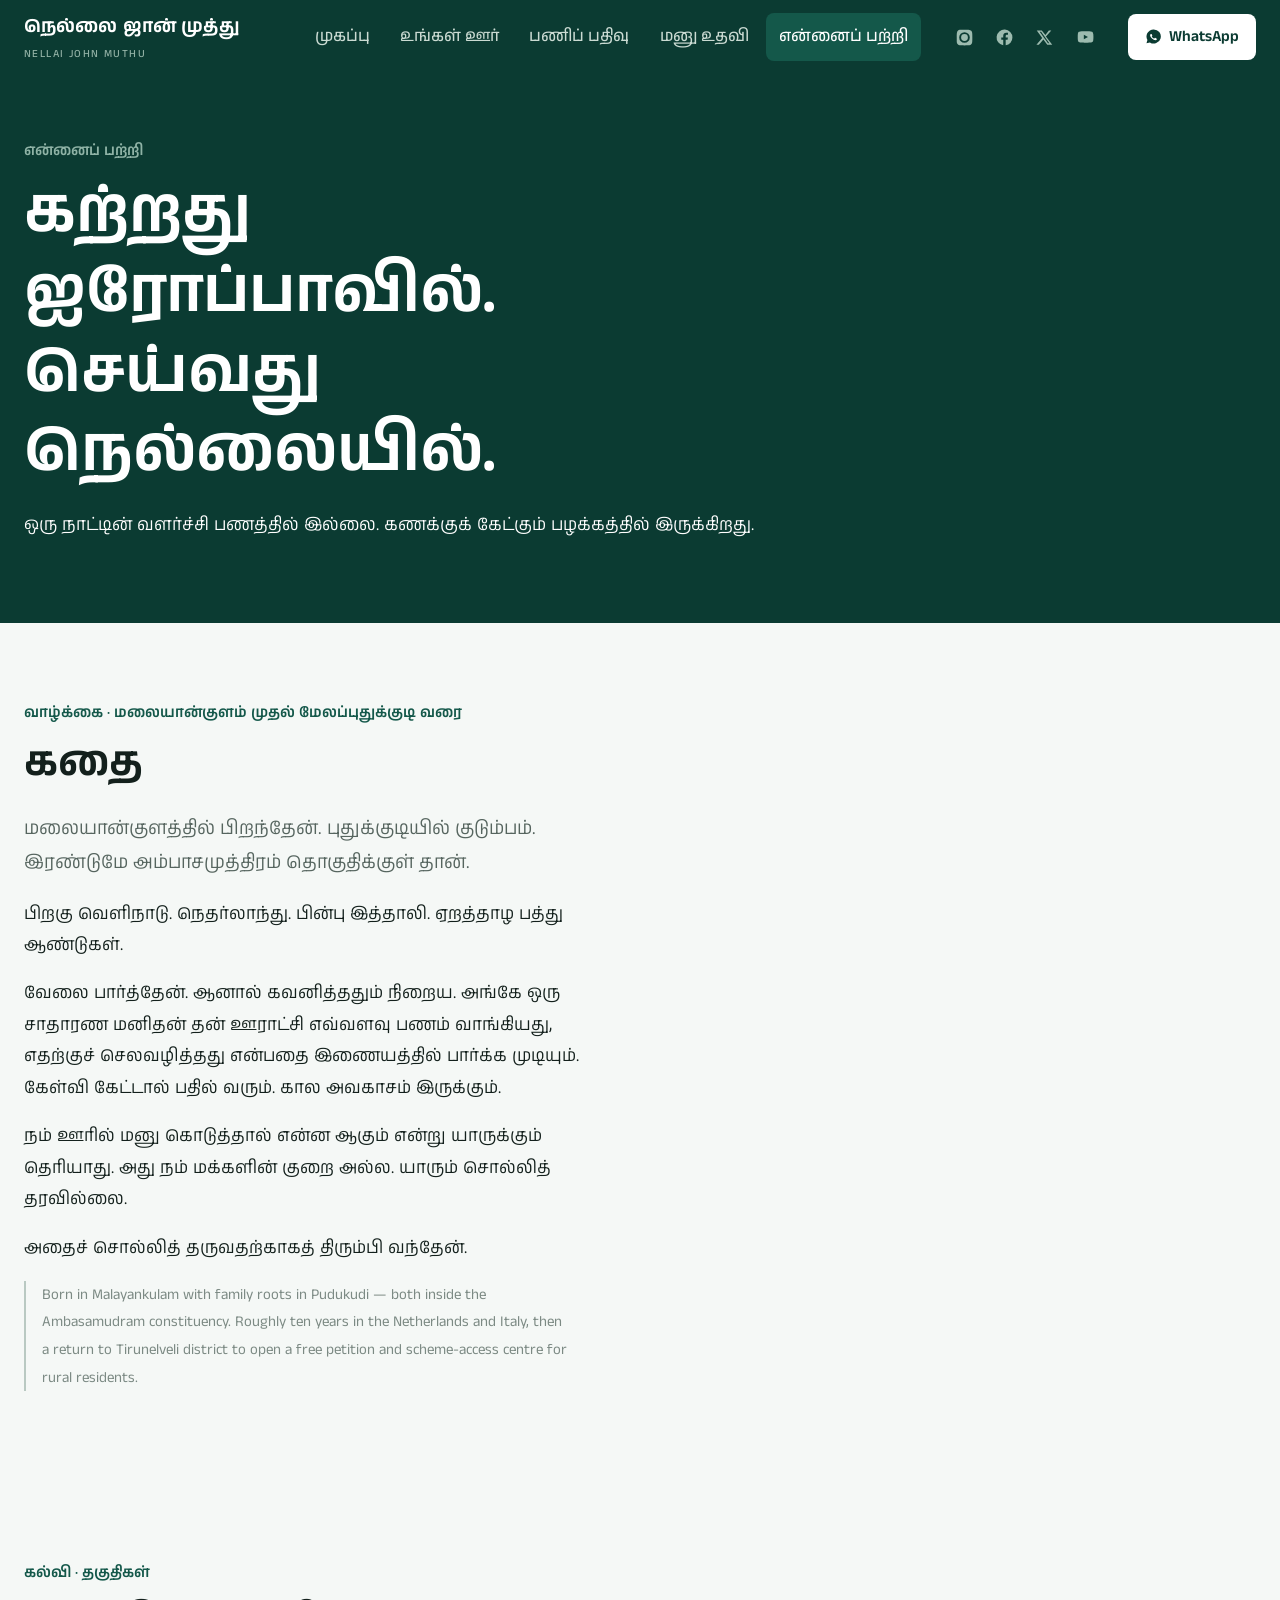
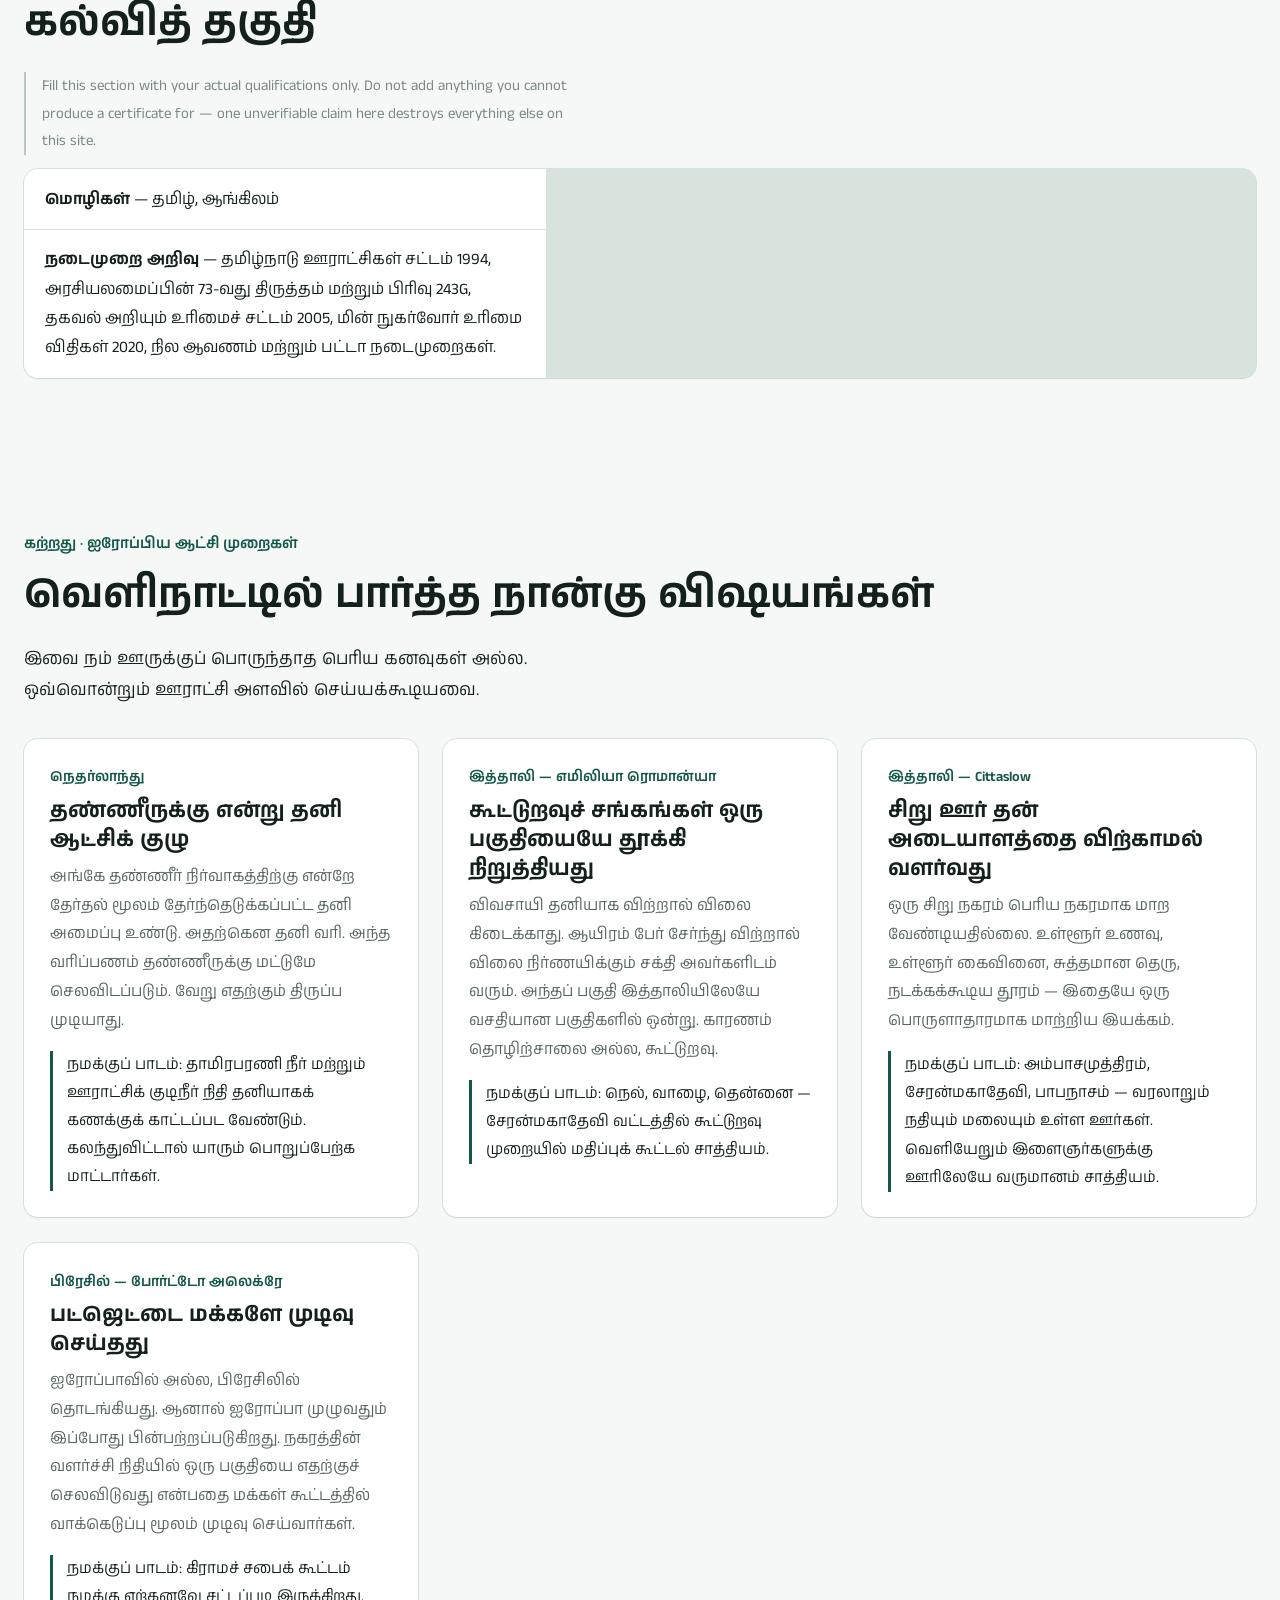
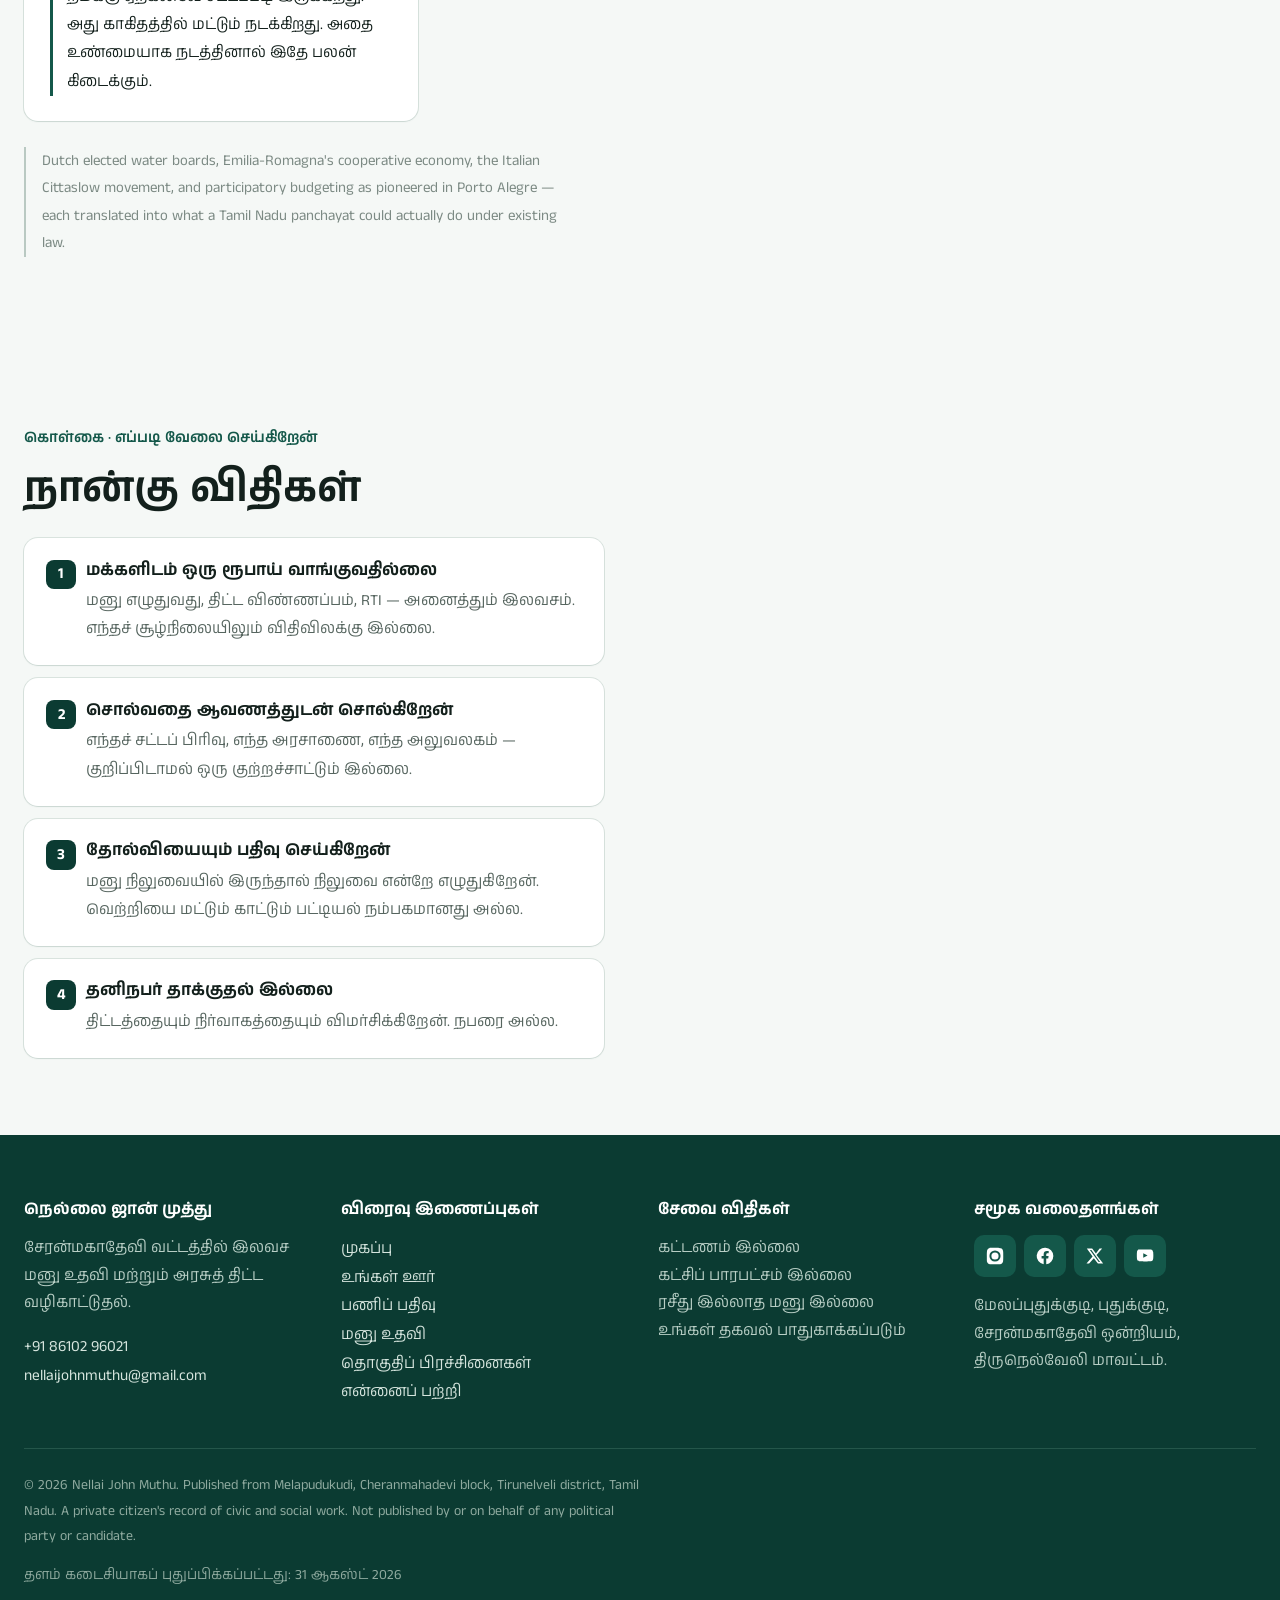
<file: about.html>
<!DOCTYPE html>
<html lang="ta">
<head>
<meta charset="utf-8">
<meta name="viewport" content="width=device-width, initial-scale=1">

<title>என்னைப் பற்றி — நெல்லை ஜான் முத்து | About Nellai John Muthu</title>
<meta name="description" content="நெல்லை ஜான் முத்து யார்? மலையான்குளத்தில் பிறப்பு, நெதர்லாந்து மற்றும் இத்தாலியில் பத்து ஆண்டுகள், திருநெல்வேலியில் மனு உதவி மையம். Biography of Nellai John Muthu — ten years in the Netherlands and Italy, and the governance models he brought back to Cheranmahadevi block, Tirunelveli.">
<meta name="theme-color" content="#0B3B32">
<link rel="canonical" href="https://nellaijohnmuthu.com/about.html">

<meta property="og:type" content="profile">
<meta property="og:site_name" content="Nellai John Muthu">
<meta property="og:locale" content="ta_IN">
<meta property="og:title" content="என்னைப் பற்றி — நெல்லை ஜான் முத்து">
<meta property="og:description" content="பத்து ஆண்டுகள் ஐரோப்பாவில் கற்றது. திருநெல்வேலியில் நடைமுறைப்படுத்துவது.">
<meta property="og:url" content="https://nellaijohnmuthu.com/about.html">
<meta property="og:image" content="https://nellaijohnmuthu.com/og.jpg">
<meta name="twitter:card" content="summary_large_image">
<meta name="twitter:creator" content="@Nellaijohnmuthu">

<link rel="preconnect" href="https://fonts.googleapis.com">
<link rel="preconnect" href="https://fonts.gstatic.com" crossorigin>
<link href="https://fonts.googleapis.com/css2?family=Anek+Tamil:wght@300..700&family=Inter:wght@400;500;600;700&display=swap" rel="stylesheet">
<link rel="stylesheet" href="/style.css">

<script type="application/ld+json">
{
  "@context": "https://schema.org",
  "@type": "ProfilePage",
  "mainEntity": {
    "@type": "Person",
    "name": "Nellai John Muthu",
    "alternateName": "நெல்லை ஜான் முத்து",
    "url": "https://nellaijohnmuthu.com/about.html",
    "jobTitle": "Social activist and civic organiser",
    "birthPlace": { "@type": "Place", "name": "Malayankulam, Tirunelveli district, Tamil Nadu" },
    "knowsAbout": [
      "Rural local government in Tamil Nadu",
      "Right to Information",
      "Tamil Nadu Panchayats Act 1994",
      "Government welfare scheme access",
      "Participatory budgeting",
      "Dutch water management"
    ],
    "knowsLanguage": ["ta", "en"]
  }
}
</script>
</head>

<body>
<a class="skip" href="#main">உள்ளடக்கத்திற்குச் செல்</a>

<header class="site-head">
  <div class="wrap">
    <a class="brand" href="/"><b>நெல்லை ஜான் முத்து</b><small>NELLAI JOHN MUTHU</small></a>
    <button class="menu-btn" id="menuBtn" aria-expanded="false" aria-controls="mainnav" aria-label="பட்டியலைத் திற"><span></span><span></span><span></span></button>
    <nav class="site-nav" id="mainnav" aria-label="முதன்மை">
      <a href="/">முகப்பு</a>
      <a href="/panchayats.html">உங்கள் ஊர்</a>
      <a href="/work.html">பணிப் பதிவு</a>
      <a href="/help.html">மனு உதவி</a>
      <a href="/about.html" aria-current="page">என்னைப் பற்றி</a>
      <a class="m-only" href="tel:+918610296021"><svg viewBox="0 0 24 24" aria-hidden="true"><path d="M6.6 10.8c1.4 2.8 3.8 5.1 6.6 6.6l2.2-2.2c.3-.3.7-.4 1-.2 1.1.4 2.4.6 3.6.6.6 0 1 .4 1 1V20c0 .6-.4 1-1 1C10.6 21 3 13.4 3 4c0-.6.4-1 1-1h3.5c.6 0 1 .4 1 1 0 1.3.2 2.5.6 3.6.1.4 0 .8-.2 1l-2.3 2.2z"/></svg> +91 86102 96021</a>
      <div class="m-social"><a href="https://www.instagram.com/nellai_john_muthu" target="_blank" rel="me noopener noreferrer" aria-label="Instagram — Nellai John Muthu"><svg viewBox="0 0 24 24" aria-hidden="true"><path d="M12 2.2c3.2 0 3.6 0 4.9.1 1.2.1 1.8.2 2.2.4.6.2 1 .5 1.4.9.4.4.7.8.9 1.4.2.4.4 1 .4 2.2.1 1.3.1 1.7.1 4.9s0 3.6-.1 4.9c-.1 1.2-.2 1.8-.4 2.2-.2.6-.5 1-.9 1.4-.4.4-.8.7-1.4.9-.4.2-1 .4-2.2.4-1.3.1-1.7.1-4.9.1s-3.6 0-4.9-.1c-1.2-.1-1.8-.2-2.2-.4-.6-.2-1-.5-1.4-.9-.4-.4-.7-.8-.9-1.4-.2-.4-.4-1-.4-2.2C2.2 15.6 2.2 15.2 2.2 12s0-3.6.1-4.9c.1-1.2.2-1.8.4-2.2.2-.6.5-1 .9-1.4.4-.4.8-.7 1.4-.9.4-.2 1-.4 2.2-.4C8.4 2.2 8.8 2.2 12 2.2zm0 3.1A6.7 6.7 0 1 0 18.7 12 6.7 6.7 0 0 0 12 5.3zm0 11a4.3 4.3 0 1 1 4.3-4.3 4.3 4.3 0 0 1-4.3 4.3zm6.9-11.2a1.6 1.6 0 1 1-1.6-1.6 1.6 1.6 0 0 1 1.6 1.6z"/></svg></a><a href="https://www.facebook.com/nellaijohnmuthu" target="_blank" rel="me noopener noreferrer" aria-label="Facebook — Nellai John Muthu"><svg viewBox="0 0 24 24" aria-hidden="true"><path d="M22 12a10 10 0 1 0-11.6 9.9v-7H7.9V12h2.5V9.8c0-2.5 1.5-3.9 3.8-3.9 1.1 0 2.2.2 2.2.2v2.5h-1.3c-1.2 0-1.6.8-1.6 1.6V12h2.8l-.4 2.9h-2.4v7A10 10 0 0 0 22 12z"/></svg></a><a href="https://x.com/Nellaijohnmuthu" target="_blank" rel="me noopener noreferrer" aria-label="X — Nellai John Muthu"><svg viewBox="0 0 24 24" aria-hidden="true"><path d="M17.5 3h3.1l-6.8 7.8L21.8 21h-6.3l-4.9-6.4L4.9 21H1.8l7.3-8.3L2.2 3h6.4l4.5 5.9zm-1.1 16.2h1.7L7.7 4.7H5.9z"/></svg></a><a href="https://www.youtube.com/@NellaiJohnMuthu" target="_blank" rel="me noopener noreferrer" aria-label="YouTube — Nellai John Muthu"><svg viewBox="0 0 24 24" aria-hidden="true"><path d="M21.6 7.2s-.2-1.4-.8-2c-.8-.8-1.6-.8-2-.9C16 4.1 12 4.1 12 4.1s-4 0-6.8.2c-.4.1-1.2.1-2 .9-.6.6-.8 2-.8 2S2.2 8.8 2.2 10.5v1.6c0 1.6.2 3.3.2 3.3s.2 1.4.8 2c.8.8 1.8.8 2.2.9 1.6.1 6.8.2 6.8.2s4 0 6.8-.2c.4-.1 1.2-.1 2-.9.6-.6.8-2 .8-2s.2-1.6.2-3.3v-1.6c0-1.6-.2-3.3-.2-3.3zM9.9 14.2V8.6l5.2 2.8z"/></svg></a></div>
    </nav>
    <div class="head-social"><a href="https://www.instagram.com/nellai_john_muthu" target="_blank" rel="me noopener noreferrer" aria-label="Instagram — Nellai John Muthu"><svg viewBox="0 0 24 24" aria-hidden="true"><path d="M12 2.2c3.2 0 3.6 0 4.9.1 1.2.1 1.8.2 2.2.4.6.2 1 .5 1.4.9.4.4.7.8.9 1.4.2.4.4 1 .4 2.2.1 1.3.1 1.7.1 4.9s0 3.6-.1 4.9c-.1 1.2-.2 1.8-.4 2.2-.2.6-.5 1-.9 1.4-.4.4-.8.7-1.4.9-.4.2-1 .4-2.2.4-1.3.1-1.7.1-4.9.1s-3.6 0-4.9-.1c-1.2-.1-1.8-.2-2.2-.4-.6-.2-1-.5-1.4-.9-.4-.4-.7-.8-.9-1.4-.2-.4-.4-1-.4-2.2C2.2 15.6 2.2 15.2 2.2 12s0-3.6.1-4.9c.1-1.2.2-1.8.4-2.2.2-.6.5-1 .9-1.4.4-.4.8-.7 1.4-.9.4-.2 1-.4 2.2-.4C8.4 2.2 8.8 2.2 12 2.2zm0 3.1A6.7 6.7 0 1 0 18.7 12 6.7 6.7 0 0 0 12 5.3zm0 11a4.3 4.3 0 1 1 4.3-4.3 4.3 4.3 0 0 1-4.3 4.3zm6.9-11.2a1.6 1.6 0 1 1-1.6-1.6 1.6 1.6 0 0 1 1.6 1.6z"/></svg></a><a href="https://www.facebook.com/nellaijohnmuthu" target="_blank" rel="me noopener noreferrer" aria-label="Facebook — Nellai John Muthu"><svg viewBox="0 0 24 24" aria-hidden="true"><path d="M22 12a10 10 0 1 0-11.6 9.9v-7H7.9V12h2.5V9.8c0-2.5 1.5-3.9 3.8-3.9 1.1 0 2.2.2 2.2.2v2.5h-1.3c-1.2 0-1.6.8-1.6 1.6V12h2.8l-.4 2.9h-2.4v7A10 10 0 0 0 22 12z"/></svg></a><a href="https://x.com/Nellaijohnmuthu" target="_blank" rel="me noopener noreferrer" aria-label="X — Nellai John Muthu"><svg viewBox="0 0 24 24" aria-hidden="true"><path d="M17.5 3h3.1l-6.8 7.8L21.8 21h-6.3l-4.9-6.4L4.9 21H1.8l7.3-8.3L2.2 3h6.4l4.5 5.9zm-1.1 16.2h1.7L7.7 4.7H5.9z"/></svg></a><a href="https://www.youtube.com/@NellaiJohnMuthu" target="_blank" rel="me noopener noreferrer" aria-label="YouTube — Nellai John Muthu"><svg viewBox="0 0 24 24" aria-hidden="true"><path d="M21.6 7.2s-.2-1.4-.8-2c-.8-.8-1.6-.8-2-.9C16 4.1 12 4.1 12 4.1s-4 0-6.8.2c-.4.1-1.2.1-2 .9-.6.6-.8 2-.8 2S2.2 8.8 2.2 10.5v1.6c0 1.6.2 3.3.2 3.3s.2 1.4.8 2c.8.8 1.8.8 2.2.9 1.6.1 6.8.2 6.8.2s4 0 6.8-.2c.4-.1 1.2-.1 2-.9.6-.6.8-2 .8-2s.2-1.6.2-3.3v-1.6c0-1.6-.2-3.3-.2-3.3zM9.9 14.2V8.6l5.2 2.8z"/></svg></a></div>
    <a class="head-cta" href="https://wa.me/918610296021" target="_blank" rel="noopener noreferrer"><svg viewBox="0 0 24 24" aria-hidden="true"><path d="M12 2a10 10 0 0 0-8.6 15l-1.3 4.7 4.8-1.3A10 10 0 1 0 12 2zm5.3 14c-.2.6-1.3 1.2-1.8 1.2-.5.1-1 .1-1.7-.1-.4-.1-.9-.3-1.5-.6a11 11 0 0 1-4.3-3.9c-.5-.7-.8-1.5-.8-2.2 0-.7.3-1.3.6-1.6.2-.2.4-.3.6-.3h.5c.2 0 .4 0 .6.4l.8 1.9c0 .2 0 .3-.1.5l-.4.5c-.1.1-.2.3-.1.5.3.5.7 1.1 1.3 1.6.7.6 1.3.9 1.6 1 .2.1.4.1.5-.1l.7-.8c.2-.2.3-.2.5-.1l1.8.9c.2.1.3.2.4.3 0 .2 0 .6-.2 1.1z"/></svg> WhatsApp</a>
  </div>
</header>

<main id="main">

<section class="hero">
  <div class="wrap">
    <p class="eyebrow ta">என்னைப் பற்றி</p>
    <h1 class="ta">கற்றது ஐரோப்பாவில். செய்வது நெல்லையில். </h1>
    <p>ஒரு நாட்டின் வளர்ச்சி பணத்தில் இல்லை. கணக்குக் கேட்கும் பழக்கத்தில் இருக்கிறது.</p>
  </div>
</section>

<section>
  <div class="wrap">
    <p class="eyebrow ta">வாழ்க்கை · மலையான்குளம் முதல் மேலப்புதுக்குடி வரை</p>
    <div class="prose">
      <h2>கதை</h2>
      <p class="lede">மலையான்குளத்தில் பிறந்தேன். புதுக்குடியில் குடும்பம். இரண்டுமே அம்பாசமுத்திரம் தொகுதிக்குள் தான்.</p>
      <p>பிறகு வெளிநாடு. நெதர்லாந்து. பின்பு இத்தாலி. ஏறத்தாழ பத்து ஆண்டுகள்.</p>
      <p>வேலை பார்த்தேன். ஆனால் கவனித்ததும் நிறைய. அங்கே ஒரு சாதாரண மனிதன் தன் ஊராட்சி எவ்வளவு பணம் வாங்கியது, எதற்குச் செலவழித்தது என்பதை இணையத்தில் பார்க்க முடியும். கேள்வி கேட்டால் பதில் வரும். கால அவகாசம் இருக்கும்.</p>
      <p>நம் ஊரில் மனு கொடுத்தால் என்ன ஆகும் என்று யாருக்கும் தெரியாது. அது நம் மக்களின் குறை அல்ல. யாரும் சொல்லித் தரவில்லை.</p>
      <p>அதைச் சொல்லித் தருவதற்காகத் திரும்பி வந்தேன்.</p>
      <p class="en-note" lang="en">Born in Malayankulam with family roots in Pudukudi — both inside the Ambasamudram constituency. Roughly ten years in the Netherlands and Italy, then a return to Tirunelveli district to open a free petition and scheme-access centre for rural residents.</p>
    </div>
  </div>
</section>

<section>
  <div class="wrap">
    <p class="eyebrow ta">கல்வி · தகுதிகள்</p>
    <div class="prose">
      <h2>கல்வித் தகுதி</h2>
      <p class="en-note" lang="en">Fill this section with your actual qualifications only. Do not add anything you cannot produce a certificate for — one unverifiable claim here destroys everything else on this site.</p>
      <ul class="plain">
        <li><b>மொழிகள்</b> — தமிழ், ஆங்கிலம்</li>
        <li><b>நடைமுறை அறிவு</b> — தமிழ்நாடு ஊராட்சிகள் சட்டம் 1994, அரசியலமைப்பின் 73-வது திருத்தம் மற்றும் பிரிவு 243G, தகவல் அறியும் உரிமைச் சட்டம் 2005, மின் நுகர்வோர் உரிமை விதிகள் 2020, நில ஆவணம் மற்றும் பட்டா நடைமுறைகள்.</li>
      </ul>
    </div>
  </div>
</section>

<section>
  <div class="wrap">
    <p class="eyebrow ta">கற்றது · ஐரோப்பிய ஆட்சி முறைகள்</p>
    <div class="prose">
      <h2>வெளிநாட்டில் பார்த்த நான்கு விஷயங்கள்</h2>
      <p>இவை நம் ஊருக்குப் பொருந்தாத பெரிய கனவுகள் அல்ல. ஒவ்வொன்றும் ஊராட்சி அளவில் செய்யக்கூடியவை.</p>

      <div class="grid g2" style="margin-top:2rem">
        <article class="issue">
          <span class="place">நெதர்லாந்து</span>
          <h3>தண்ணீருக்கு என்று தனி ஆட்சிக் குழு</h3>
          <p>அங்கே தண்ணீர் நிர்வாகத்திற்கு என்றே தேர்தல் மூலம் தேர்ந்தெடுக்கப்பட்ட தனி அமைப்பு உண்டு. அதற்கென தனி வரி. அந்த வரிப்பணம் தண்ணீருக்கு மட்டுமே செலவிடப்படும். வேறு எதற்கும் திருப்ப முடியாது.</p>
          <p class="did">நமக்குப் பாடம்: தாமிரபரணி நீர் மற்றும் ஊராட்சிக் குடிநீர் நிதி தனியாகக் கணக்குக் காட்டப்பட வேண்டும். கலந்துவிட்டால் யாரும் பொறுப்பேற்க மாட்டார்கள்.</p>
        </article>

        <article class="issue">
          <span class="place">இத்தாலி — எமிலியா ரொமான்யா</span>
          <h3>கூட்டுறவுச் சங்கங்கள் ஒரு பகுதியையே தூக்கி நிறுத்தியது</h3>
          <p>விவசாயி தனியாக விற்றால் விலை கிடைக்காது. ஆயிரம் பேர் சேர்ந்து விற்றால் விலை நிர்ணயிக்கும் சக்தி அவர்களிடம் வரும். அந்தப் பகுதி இத்தாலியிலேயே வசதியான பகுதிகளில் ஒன்று. காரணம் தொழிற்சாலை அல்ல, கூட்டுறவு.</p>
          <p class="did">நமக்குப் பாடம்: நெல், வாழை, தென்னை — சேரன்மகாதேவி வட்டத்தில் கூட்டுறவு முறையில் மதிப்புக் கூட்டல் சாத்தியம்.</p>
        </article>

        <article class="issue">
          <span class="place">இத்தாலி — Cittaslow</span>
          <h3>சிறு ஊர் தன் அடையாளத்தை விற்காமல் வளர்வது</h3>
          <p>ஒரு சிறு நகரம் பெரிய நகரமாக மாற வேண்டியதில்லை. உள்ளூர் உணவு, உள்ளூர் கைவினை, சுத்தமான தெரு, நடக்கக்கூடிய தூரம் — இதையே ஒரு பொருளாதாரமாக மாற்றிய இயக்கம்.</p>
          <p class="did">நமக்குப் பாடம்: அம்பாசமுத்திரம், சேரன்மகாதேவி, பாபநாசம் — வரலாறும் நதியும் மலையும் உள்ள ஊர்கள். வெளியேறும் இளைஞர்களுக்கு ஊரிலேயே வருமானம் சாத்தியம்.</p>
        </article>

        <article class="issue">
          <span class="place">பிரேசில் — போர்ட்டோ அலெக்ரே</span>
          <h3>பட்ஜெட்டை மக்களே முடிவு செய்தது</h3>
          <p>ஐரோப்பாவில் அல்ல, பிரேசிலில் தொடங்கியது. ஆனால் ஐரோப்பா முழுவதும் இப்போது பின்பற்றப்படுகிறது. நகரத்தின் வளர்ச்சி நிதியில் ஒரு பகுதியை எதற்குச் செலவிடுவது என்பதை மக்கள் கூட்டத்தில் வாக்கெடுப்பு மூலம் முடிவு செய்வார்கள்.</p>
          <p class="did">நமக்குப் பாடம்: கிராமச் சபைக் கூட்டம் நமக்கு ஏற்கனவே சட்டப்படி இருக்கிறது. அது காகிதத்தில் மட்டும் நடக்கிறது. அதை உண்மையாக நடத்தினால் இதே பலன் கிடைக்கும்.</p>
        </article>
      </div>

      <p class="en-note" lang="en" style="margin-top:1.6rem">Dutch elected water boards, Emilia-Romagna's cooperative economy, the Italian Cittaslow movement, and participatory budgeting as pioneered in Porto Alegre — each translated into what a Tamil Nadu panchayat could actually do under existing law.</p>
    </div>
  </div>
</section>

<section>
  <div class="wrap">
    <p class="eyebrow ta">கொள்கை · எப்படி வேலை செய்கிறேன்</p>
    <div class="prose">
      <h2>நான்கு விதிகள்</h2>
      <ol class="steps">
        <li>
          <h3>மக்களிடம் ஒரு ரூபாய் வாங்குவதில்லை</h3>
          <p>மனு எழுதுவது, திட்ட விண்ணப்பம், RTI — அனைத்தும் இலவசம். எந்தச் சூழ்நிலையிலும் விதிவிலக்கு இல்லை.</p>
        </li>
        <li>
          <h3>சொல்வதை ஆவணத்துடன் சொல்கிறேன்</h3>
          <p>எந்தச் சட்டப் பிரிவு, எந்த அரசாணை, எந்த அலுவலகம் — குறிப்பிடாமல் ஒரு குற்றச்சாட்டும் இல்லை.</p>
        </li>
        <li>
          <h3>தோல்வியையும் பதிவு செய்கிறேன்</h3>
          <p>மனு நிலுவையில் இருந்தால் நிலுவை என்றே எழுதுகிறேன். வெற்றியை மட்டும் காட்டும் பட்டியல் நம்பகமானது அல்ல.</p>
        </li>
        <li>
          <h3>தனிநபர் தாக்குதல் இல்லை</h3>
          <p>திட்டத்தையும் நிர்வாகத்தையும் விமர்சிக்கிறேன். நபரை அல்ல.</p>
        </li>
      </ol>
    </div>
  </div>
</section>

</main>

<footer class="site-foot">
  <div class="wrap">
    <div class="cols">
      <div>
        <h2>நெல்லை ஜான் முத்து</h2>
        <p class="ta">சேரன்மகாதேவி வட்டத்தில் இலவச மனு உதவி மற்றும் அரசுத் திட்ட வழிகாட்டுதல்.</p>
        <p><a href="tel:+918610296021">+91 86102 96021</a><br><a href="mailto:nellaijohnmuthu@gmail.com">nellaijohnmuthu@gmail.com</a></p>
      </div>
      <div>
        <h2>விரைவு இணைப்புகள்</h2>
        <ul>
          <li><a href="/">முகப்பு</a></li>
          <li><a href="/panchayats.html">உங்கள் ஊர்</a></li>
          <li><a href="/work.html">பணிப் பதிவு</a></li>
          <li><a href="/help.html">மனு உதவி</a></li>
          <li><a href="/issues.html">தொகுதிப் பிரச்சினைகள்</a></li>
          <li><a href="/about.html">என்னைப் பற்றி</a></li>
        </ul>
      </div>
      <div>
        <h2>சேவை விதிகள்</h2>
        <ul>
          <li>கட்டணம் இல்லை</li>
          <li>கட்சிப் பாரபட்சம் இல்லை</li>
          <li>ரசீது இல்லாத மனு இல்லை</li>
          <li>உங்கள் தகவல் பாதுகாக்கப்படும்</li>
        </ul>
      </div>
      <div>
        <h2>சமூக வலைதளங்கள்</h2>
        <div class="foot-social"><a href="https://www.instagram.com/nellai_john_muthu" target="_blank" rel="me noopener noreferrer" aria-label="Instagram — Nellai John Muthu"><svg viewBox="0 0 24 24" aria-hidden="true"><path d="M12 2.2c3.2 0 3.6 0 4.9.1 1.2.1 1.8.2 2.2.4.6.2 1 .5 1.4.9.4.4.7.8.9 1.4.2.4.4 1 .4 2.2.1 1.3.1 1.7.1 4.9s0 3.6-.1 4.9c-.1 1.2-.2 1.8-.4 2.2-.2.6-.5 1-.9 1.4-.4.4-.8.7-1.4.9-.4.2-1 .4-2.2.4-1.3.1-1.7.1-4.9.1s-3.6 0-4.9-.1c-1.2-.1-1.8-.2-2.2-.4-.6-.2-1-.5-1.4-.9-.4-.4-.7-.8-.9-1.4-.2-.4-.4-1-.4-2.2C2.2 15.6 2.2 15.2 2.2 12s0-3.6.1-4.9c.1-1.2.2-1.8.4-2.2.2-.6.5-1 .9-1.4.4-.4.8-.7 1.4-.9.4-.2 1-.4 2.2-.4C8.4 2.2 8.8 2.2 12 2.2zm0 3.1A6.7 6.7 0 1 0 18.7 12 6.7 6.7 0 0 0 12 5.3zm0 11a4.3 4.3 0 1 1 4.3-4.3 4.3 4.3 0 0 1-4.3 4.3zm6.9-11.2a1.6 1.6 0 1 1-1.6-1.6 1.6 1.6 0 0 1 1.6 1.6z"/></svg></a><a href="https://www.facebook.com/nellaijohnmuthu" target="_blank" rel="me noopener noreferrer" aria-label="Facebook — Nellai John Muthu"><svg viewBox="0 0 24 24" aria-hidden="true"><path d="M22 12a10 10 0 1 0-11.6 9.9v-7H7.9V12h2.5V9.8c0-2.5 1.5-3.9 3.8-3.9 1.1 0 2.2.2 2.2.2v2.5h-1.3c-1.2 0-1.6.8-1.6 1.6V12h2.8l-.4 2.9h-2.4v7A10 10 0 0 0 22 12z"/></svg></a><a href="https://x.com/Nellaijohnmuthu" target="_blank" rel="me noopener noreferrer" aria-label="X — Nellai John Muthu"><svg viewBox="0 0 24 24" aria-hidden="true"><path d="M17.5 3h3.1l-6.8 7.8L21.8 21h-6.3l-4.9-6.4L4.9 21H1.8l7.3-8.3L2.2 3h6.4l4.5 5.9zm-1.1 16.2h1.7L7.7 4.7H5.9z"/></svg></a><a href="https://www.youtube.com/@NellaiJohnMuthu" target="_blank" rel="me noopener noreferrer" aria-label="YouTube — Nellai John Muthu"><svg viewBox="0 0 24 24" aria-hidden="true"><path d="M21.6 7.2s-.2-1.4-.8-2c-.8-.8-1.6-.8-2-.9C16 4.1 12 4.1 12 4.1s-4 0-6.8.2c-.4.1-1.2.1-2 .9-.6.6-.8 2-.8 2S2.2 8.8 2.2 10.5v1.6c0 1.6.2 3.3.2 3.3s.2 1.4.8 2c.8.8 1.8.8 2.2.9 1.6.1 6.8.2 6.8.2s4 0 6.8-.2c.4-.1 1.2-.1 2-.9.6-.6.8-2 .8-2s.2-1.6.2-3.3v-1.6c0-1.6-.2-3.3-.2-3.3zM9.9 14.2V8.6l5.2 2.8z"/></svg></a></div>
        <p class="ta" style="margin-top:1rem">மேலப்புதுக்குடி, புதுக்குடி,<br>சேரன்மகாதேவி ஒன்றியம்,<br>திருநெல்வேலி மாவட்டம்.</p>
      </div>
    </div>
    <div class="foot-legal">
      <p lang="en">© 2026 Nellai John Muthu. Published from Melapudukudi, Cheranmahadevi block, Tirunelveli district, Tamil Nadu. A private citizen's record of civic and social work. Not published by or on behalf of any political party or candidate.</p>
      <p class="ta">தளம் கடைசியாகப் புதுப்பிக்கப்பட்டது: 31 ஆகஸ்ட் 2026</p>
    </div>
  </div>
</footer>

<nav class="action-bar" aria-label="விரைவு தொடர்பு">
  <a href="tel:+918610296021"><svg viewBox="0 0 24 24" aria-hidden="true"><path d="M6.6 10.8c1.4 2.8 3.8 5.1 6.6 6.6l2.2-2.2c.3-.3.7-.4 1-.2 1.1.4 2.4.6 3.6.6.6 0 1 .4 1 1V20c0 .6-.4 1-1 1C10.6 21 3 13.4 3 4c0-.6.4-1 1-1h3.5c.6 0 1 .4 1 1 0 1.3.2 2.5.6 3.6.1.4 0 .8-.2 1l-2.3 2.2z"/></svg>அழைக்க</a>
  <a href="https://wa.me/918610296021" target="_blank" rel="noopener noreferrer"><svg viewBox="0 0 24 24" aria-hidden="true"><path d="M12 2a10 10 0 0 0-8.6 15l-1.3 4.7 4.8-1.3A10 10 0 1 0 12 2zm5.3 14c-.2.6-1.3 1.2-1.8 1.2-.5.1-1 .1-1.7-.1-.4-.1-.9-.3-1.5-.6a11 11 0 0 1-4.3-3.9c-.5-.7-.8-1.5-.8-2.2 0-.7.3-1.3.6-1.6.2-.2.4-.3.6-.3h.5c.2 0 .4 0 .6.4l.8 1.9c0 .2 0 .3-.1.5l-.4.5c-.1.1-.2.3-.1.5.3.5.7 1.1 1.3 1.6.7.6 1.3.9 1.6 1 .2.1.4.1.5-.1l.7-.8c.2-.2.3-.2.5-.1l1.8.9c.2.1.3.2.4.3 0 .2 0 .6-.2 1.1z"/></svg>WhatsApp</a>
  <a href="/help.html"><svg viewBox="0 0 24 24" aria-hidden="true"><path d="M14 2H6a2 2 0 0 0-2 2v16a2 2 0 0 0 2 2h12a2 2 0 0 0 2-2V8l-6-6zm2 16H8v-2h8v2zm0-4H8v-2h8v2zm-3-5V3.5L18.5 9H13z"/></svg>மனு உதவி</a>
</nav>
<script src="/site.js" defer></script>
</body>
</html>
</file>
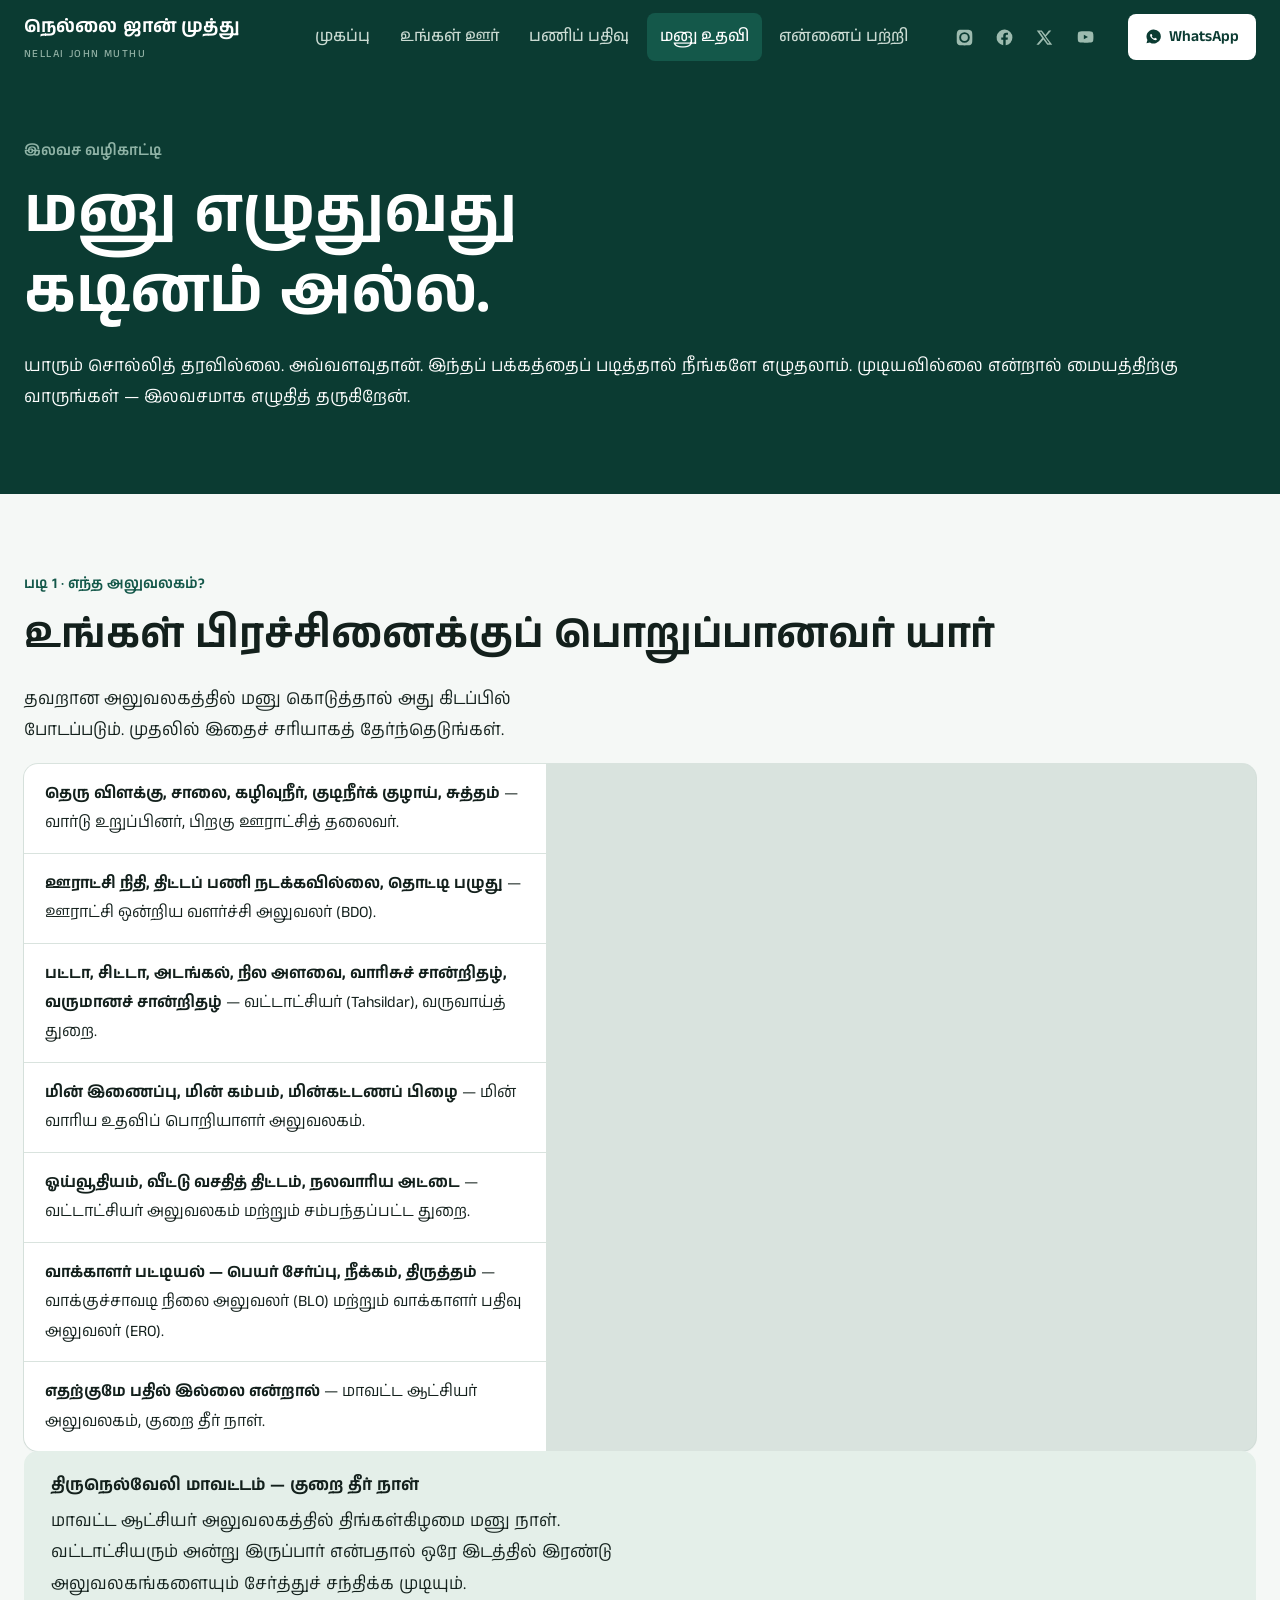
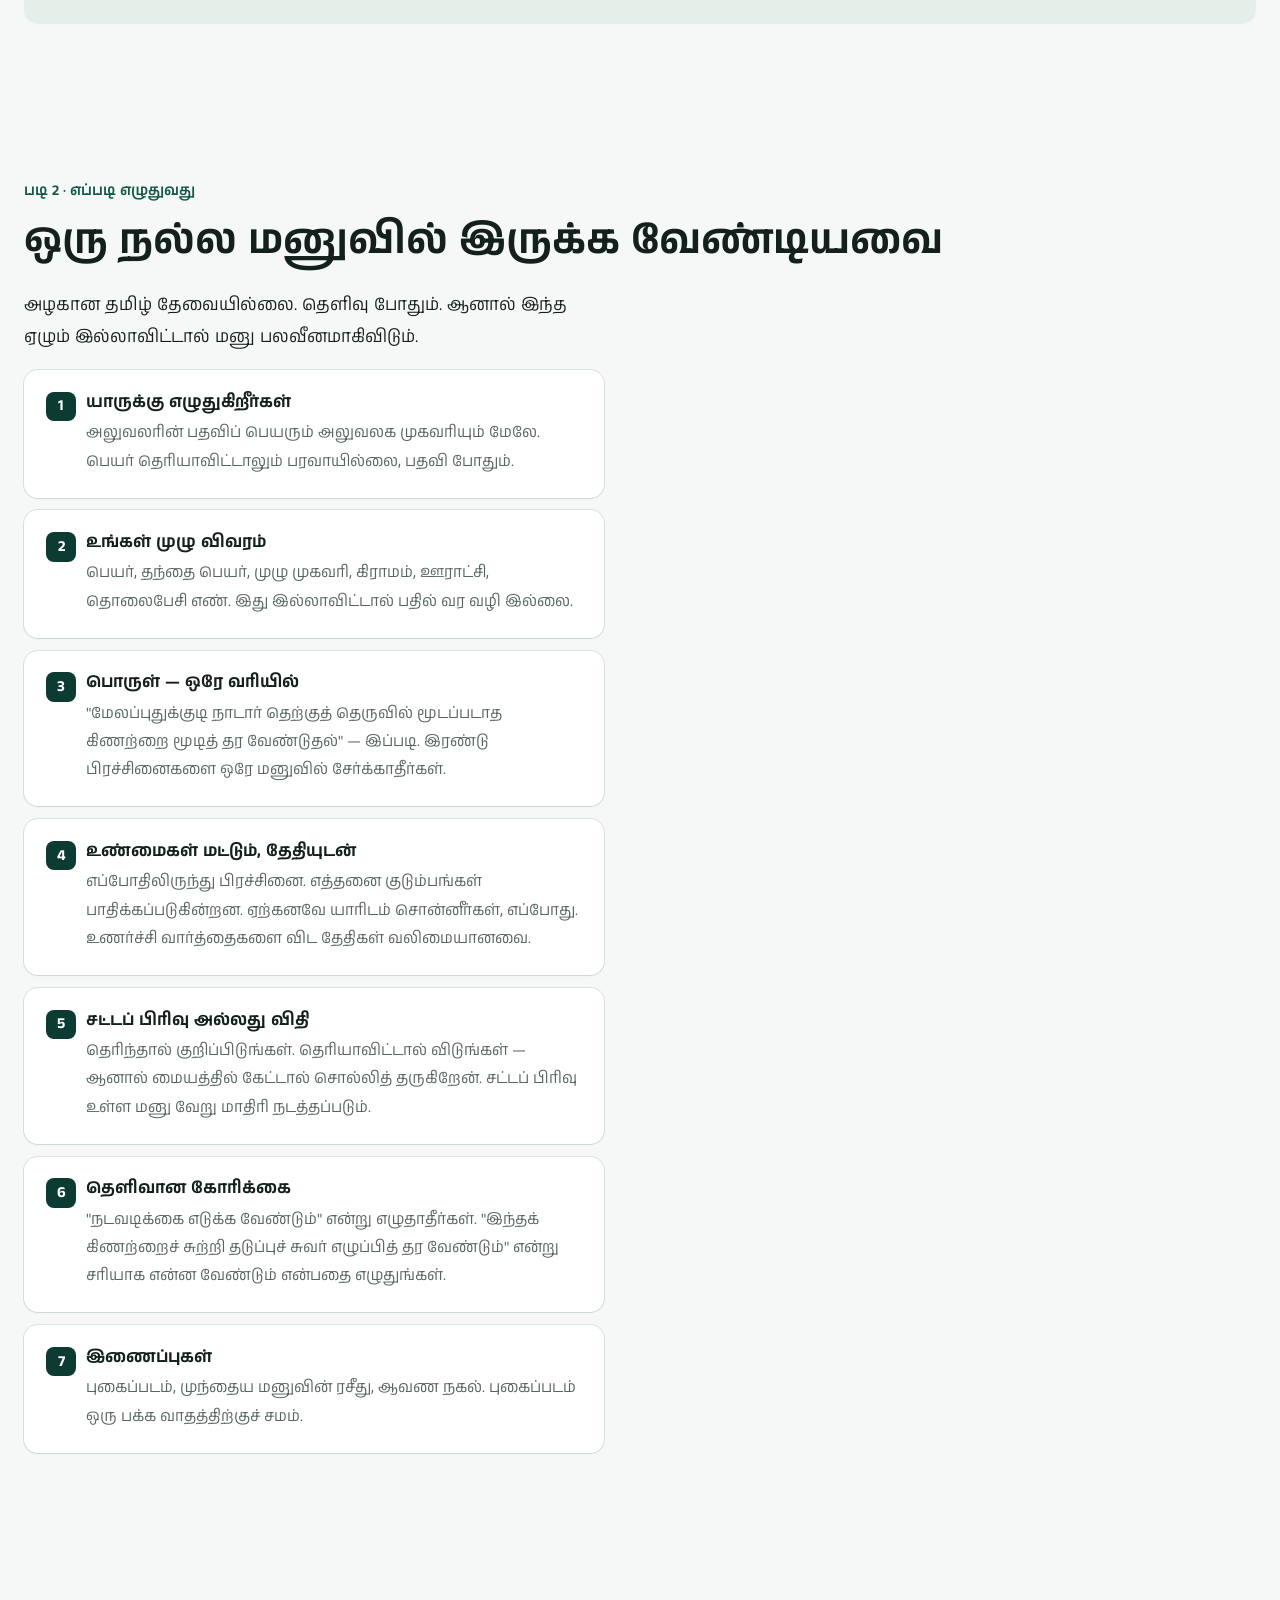
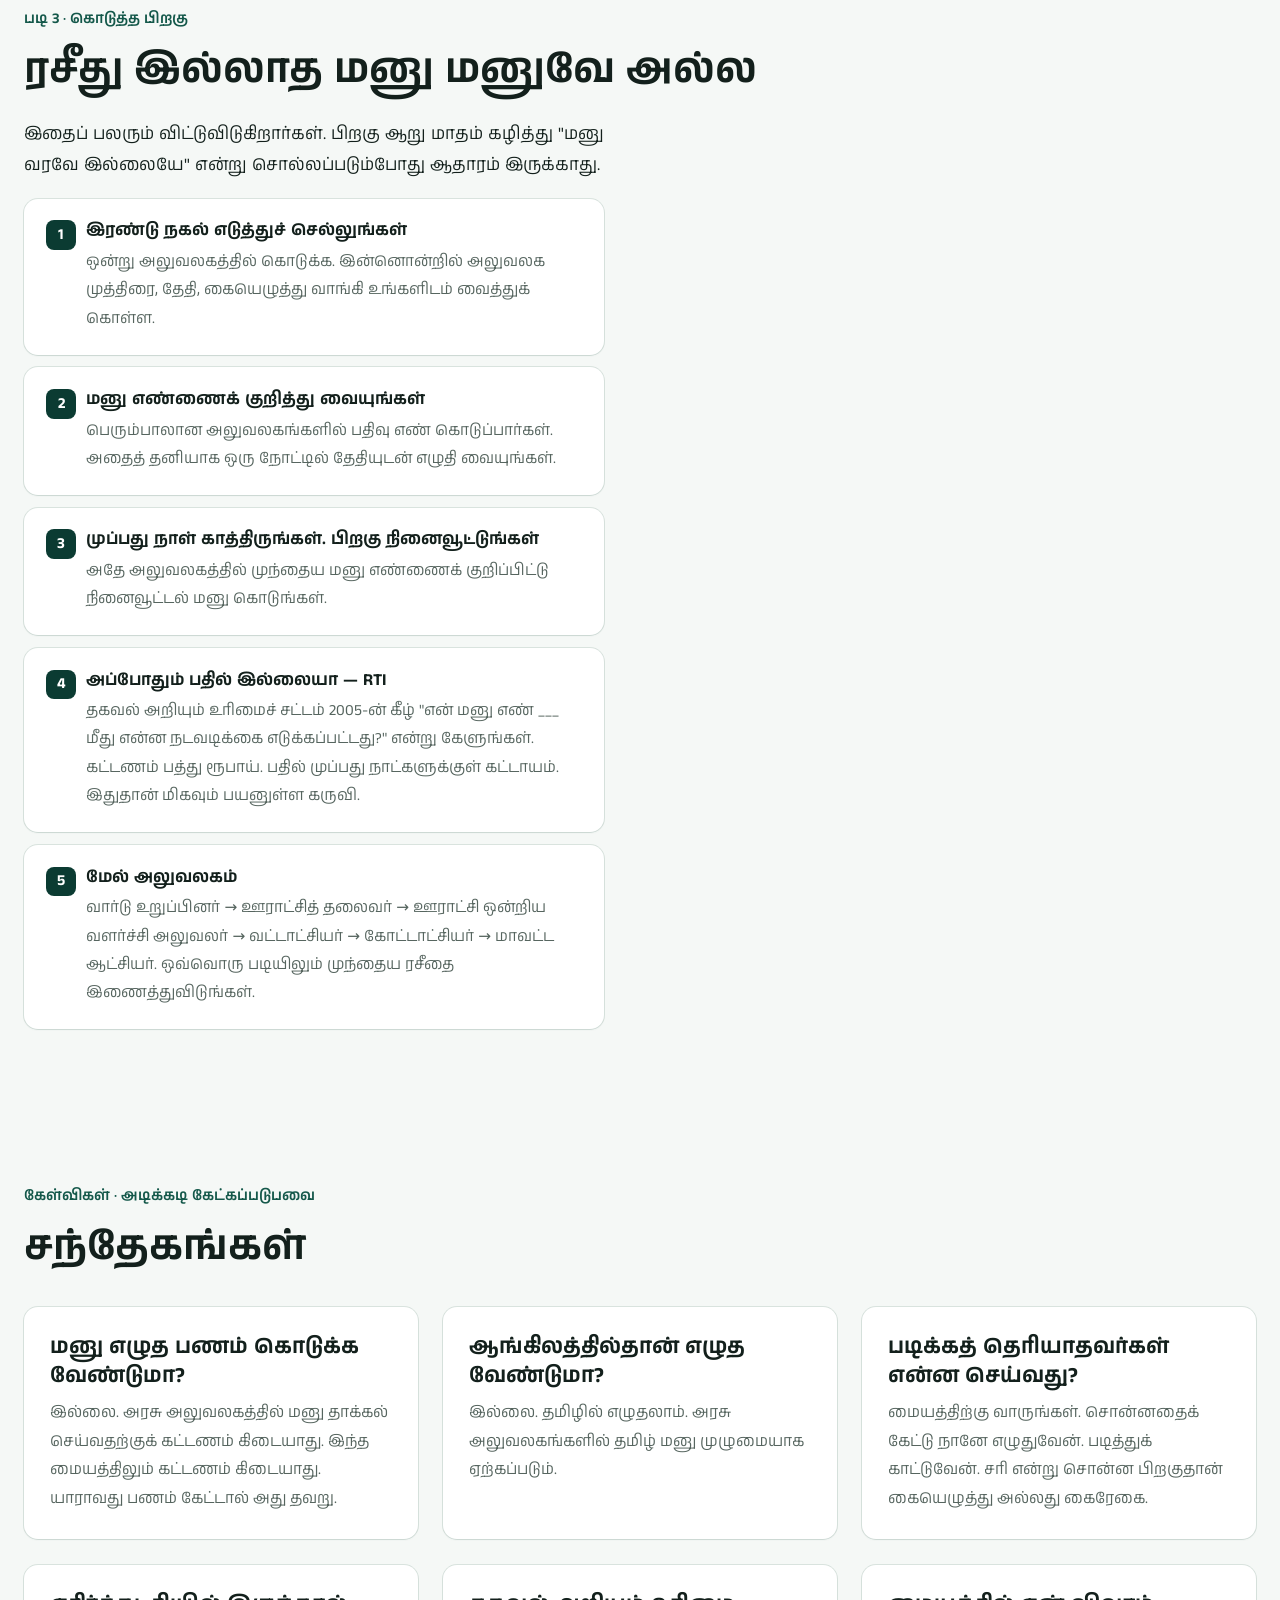
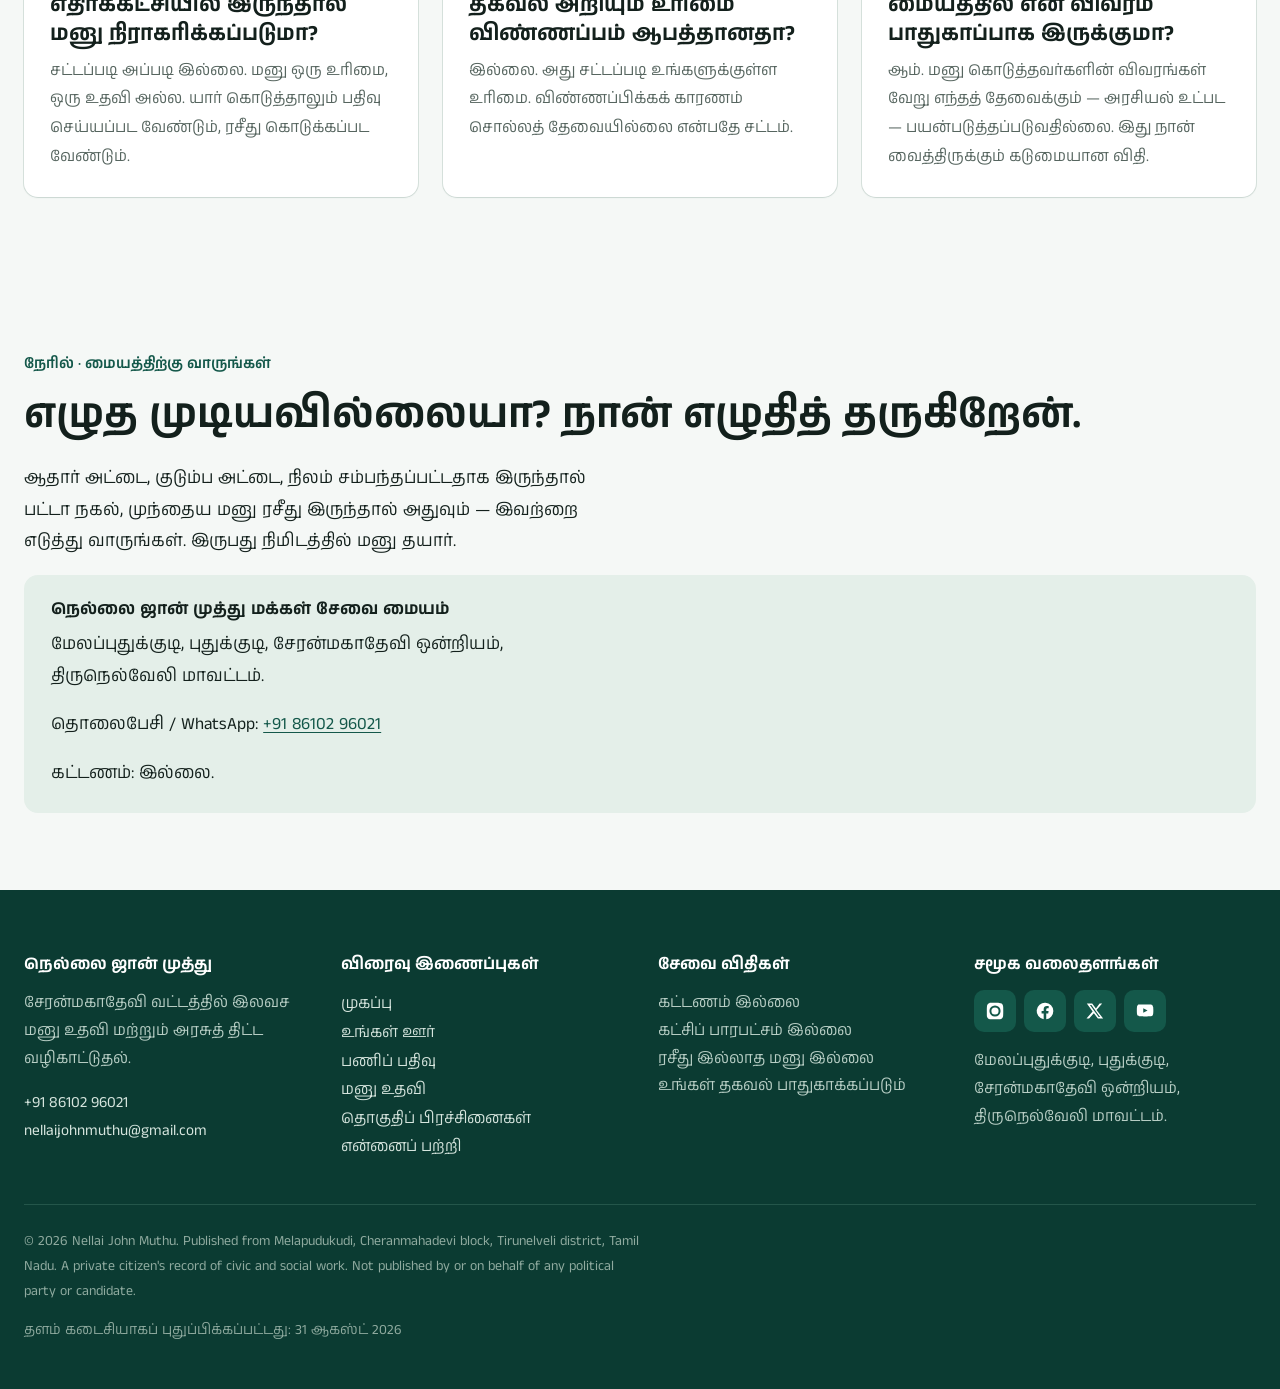
<file: help.html>
<!DOCTYPE html>
<html lang="ta">
<head>
<meta charset="utf-8">
<meta name="viewport" content="width=device-width, initial-scale=1">

<title>மனு எழுதுவது எப்படி? — இலவச வழிகாட்டி | Free Petition Help, Tirunelveli</title>
<meta name="description" content="மாவட்ட ஆட்சியர், வட்டாட்சியர், ஊராட்சி ஒன்றிய வளர்ச்சி அலுவலருக்கு மனு எழுதுவது எப்படி? எந்தப் பிரச்சினைக்கு எந்த அலுவலகம்? பதில் வராவிட்டால் என்ன செய்வது? திருநெல்வேலி மாவட்டத்திற்கான இலவச வழிகாட்டி. A free step-by-step guide to writing and filing a government petition in Tamil Nadu — which office is responsible, what to include, and how to escalate.">
<meta name="theme-color" content="#0B3B32">
<link rel="canonical" href="https://nellaijohnmuthu.com/help.html">

<meta property="og:type" content="article">
<meta property="og:site_name" content="Nellai John Muthu">
<meta property="og:locale" content="ta_IN">
<meta property="og:title" content="மனு எழுதுவது எப்படி? — இலவச வழிகாட்டி">
<meta property="og:description" content="எந்தப் பிரச்சினைக்கு எந்த அலுவலகம். என்ன எழுத வேண்டும். பதில் வராவிட்டால் என்ன செய்வது.">
<meta property="og:url" content="https://nellaijohnmuthu.com/help.html">
<meta property="og:image" content="https://nellaijohnmuthu.com/og.jpg">
<meta name="twitter:card" content="summary_large_image">
<meta name="twitter:creator" content="@Nellaijohnmuthu">

<link rel="preconnect" href="https://fonts.googleapis.com">
<link rel="preconnect" href="https://fonts.gstatic.com" crossorigin>
<link href="https://fonts.googleapis.com/css2?family=Anek+Tamil:wght@300..700&family=Inter:wght@400;500;600;700&display=swap" rel="stylesheet">
<link rel="stylesheet" href="/style.css">

<script type="application/ld+json">
{
  "@context": "https://schema.org",
  "@type": "FAQPage",
  "inLanguage": "ta",
  "mainEntity": [
    {
      "@type": "Question",
      "name": "மனு எழுத பணம் கொடுக்க வேண்டுமா?",
      "acceptedAnswer": { "@type": "Answer", "text": "இல்லை. அரசு அலுவலகத்தில் மனு தாக்கல் செய்வதற்குக் கட்டணம் கிடையாது. இந்த மையத்திலும் மனு எழுதித் தருவதற்குக் கட்டணம் கிடையாது. யாராவது பணம் கேட்டால் அது தவறு." }
    },
    {
      "@type": "Question",
      "name": "மனு கொடுத்த பிறகு ரசீது வாங்க வேண்டுமா?",
      "acceptedAnswer": { "@type": "Answer", "text": "கண்டிப்பாக. மனுவின் நகல் ஒன்றை எடுத்துச் சென்று அதில் அலுவலக முத்திரையும் தேதியும் வாங்கிக் கொள்ளுங்கள். ரசீது இல்லாத மனுவுக்கு பின்னாளில் ஆதாரம் இருக்காது." }
    },
    {
      "@type": "Question",
      "name": "மனுவுக்குப் பதில் வராவிட்டால் என்ன செய்வது?",
      "acceptedAnswer": { "@type": "Answer", "text": "முதலில் அதே அலுவலகத்தில் நினைவூட்டல் மனு தாக்கல் செய்யுங்கள். பிறகு மேல் அலுவலகத்திற்கு எழுதுங்கள். இணையாக, தகவல் அறியும் உரிமைச் சட்டம் 2005-ன் கீழ் உங்கள் மனுவின் மீது என்ன நடவடிக்கை எடுக்கப்பட்டது என்று கேளுங்கள். அதற்கு முப்பது நாட்களுக்குள் பதில் அளிப்பது சட்டப்படி கட்டாயம்." }
    },
    {
      "@type": "Question",
      "name": "தகவல் அறியும் உரிமை விண்ணப்பத்திற்கு எவ்வளவு கட்டணம்?",
      "acceptedAnswer": { "@type": "Answer", "text": "பொது விண்ணப்பக் கட்டணம் பத்து ரூபாய். வறுமைக் கோட்டிற்குக் கீழ் உள்ளவர்களுக்குக் கட்டணம் கிடையாது. பதில் முப்பது நாட்களுக்குள் வர வேண்டும்." }
    },
    {
      "@type": "Question",
      "name": "குடிநீர் பிரச்சினைக்கு யாரிடம் போவது?",
      "acceptedAnswer": { "@type": "Answer", "text": "முதல் படி வார்டு உறுப்பினர் மற்றும் ஊராட்சித் தலைவர். அடுத்தது ஊராட்சி ஒன்றிய வளர்ச்சி அலுவலர். அதற்கு மேல் வட்டாட்சியர் மற்றும் மாவட்ட ஆட்சியர். ஒவ்வொரு படியிலும் ரசீது வாங்கிக் கொள்ளுங்கள்." }
    }
  ]
}
</script>
</head>

<body>
<a class="skip" href="#main">உள்ளடக்கத்திற்குச் செல்</a>

<header class="site-head">
  <div class="wrap">
    <a class="brand" href="/"><b>நெல்லை ஜான் முத்து</b><small>NELLAI JOHN MUTHU</small></a>
    <button class="menu-btn" id="menuBtn" aria-expanded="false" aria-controls="mainnav" aria-label="பட்டியலைத் திற"><span></span><span></span><span></span></button>
    <nav class="site-nav" id="mainnav" aria-label="முதன்மை">
      <a href="/">முகப்பு</a>
      <a href="/panchayats.html">உங்கள் ஊர்</a>
      <a href="/work.html">பணிப் பதிவு</a>
      <a href="/help.html" aria-current="page">மனு உதவி</a>
      <a href="/about.html">என்னைப் பற்றி</a>
      <a class="m-only" href="tel:+918610296021"><svg viewBox="0 0 24 24" aria-hidden="true"><path d="M6.6 10.8c1.4 2.8 3.8 5.1 6.6 6.6l2.2-2.2c.3-.3.7-.4 1-.2 1.1.4 2.4.6 3.6.6.6 0 1 .4 1 1V20c0 .6-.4 1-1 1C10.6 21 3 13.4 3 4c0-.6.4-1 1-1h3.5c.6 0 1 .4 1 1 0 1.3.2 2.5.6 3.6.1.4 0 .8-.2 1l-2.3 2.2z"/></svg> +91 86102 96021</a>
      <div class="m-social"><a href="https://www.instagram.com/nellai_john_muthu" target="_blank" rel="me noopener noreferrer" aria-label="Instagram — Nellai John Muthu"><svg viewBox="0 0 24 24" aria-hidden="true"><path d="M12 2.2c3.2 0 3.6 0 4.9.1 1.2.1 1.8.2 2.2.4.6.2 1 .5 1.4.9.4.4.7.8.9 1.4.2.4.4 1 .4 2.2.1 1.3.1 1.7.1 4.9s0 3.6-.1 4.9c-.1 1.2-.2 1.8-.4 2.2-.2.6-.5 1-.9 1.4-.4.4-.8.7-1.4.9-.4.2-1 .4-2.2.4-1.3.1-1.7.1-4.9.1s-3.6 0-4.9-.1c-1.2-.1-1.8-.2-2.2-.4-.6-.2-1-.5-1.4-.9-.4-.4-.7-.8-.9-1.4-.2-.4-.4-1-.4-2.2C2.2 15.6 2.2 15.2 2.2 12s0-3.6.1-4.9c.1-1.2.2-1.8.4-2.2.2-.6.5-1 .9-1.4.4-.4.8-.7 1.4-.9.4-.2 1-.4 2.2-.4C8.4 2.2 8.8 2.2 12 2.2zm0 3.1A6.7 6.7 0 1 0 18.7 12 6.7 6.7 0 0 0 12 5.3zm0 11a4.3 4.3 0 1 1 4.3-4.3 4.3 4.3 0 0 1-4.3 4.3zm6.9-11.2a1.6 1.6 0 1 1-1.6-1.6 1.6 1.6 0 0 1 1.6 1.6z"/></svg></a><a href="https://www.facebook.com/nellaijohnmuthu" target="_blank" rel="me noopener noreferrer" aria-label="Facebook — Nellai John Muthu"><svg viewBox="0 0 24 24" aria-hidden="true"><path d="M22 12a10 10 0 1 0-11.6 9.9v-7H7.9V12h2.5V9.8c0-2.5 1.5-3.9 3.8-3.9 1.1 0 2.2.2 2.2.2v2.5h-1.3c-1.2 0-1.6.8-1.6 1.6V12h2.8l-.4 2.9h-2.4v7A10 10 0 0 0 22 12z"/></svg></a><a href="https://x.com/Nellaijohnmuthu" target="_blank" rel="me noopener noreferrer" aria-label="X — Nellai John Muthu"><svg viewBox="0 0 24 24" aria-hidden="true"><path d="M17.5 3h3.1l-6.8 7.8L21.8 21h-6.3l-4.9-6.4L4.9 21H1.8l7.3-8.3L2.2 3h6.4l4.5 5.9zm-1.1 16.2h1.7L7.7 4.7H5.9z"/></svg></a><a href="https://www.youtube.com/@NellaiJohnMuthu" target="_blank" rel="me noopener noreferrer" aria-label="YouTube — Nellai John Muthu"><svg viewBox="0 0 24 24" aria-hidden="true"><path d="M21.6 7.2s-.2-1.4-.8-2c-.8-.8-1.6-.8-2-.9C16 4.1 12 4.1 12 4.1s-4 0-6.8.2c-.4.1-1.2.1-2 .9-.6.6-.8 2-.8 2S2.2 8.8 2.2 10.5v1.6c0 1.6.2 3.3.2 3.3s.2 1.4.8 2c.8.8 1.8.8 2.2.9 1.6.1 6.8.2 6.8.2s4 0 6.8-.2c.4-.1 1.2-.1 2-.9.6-.6.8-2 .8-2s.2-1.6.2-3.3v-1.6c0-1.6-.2-3.3-.2-3.3zM9.9 14.2V8.6l5.2 2.8z"/></svg></a></div>
    </nav>
    <div class="head-social"><a href="https://www.instagram.com/nellai_john_muthu" target="_blank" rel="me noopener noreferrer" aria-label="Instagram — Nellai John Muthu"><svg viewBox="0 0 24 24" aria-hidden="true"><path d="M12 2.2c3.2 0 3.6 0 4.9.1 1.2.1 1.8.2 2.2.4.6.2 1 .5 1.4.9.4.4.7.8.9 1.4.2.4.4 1 .4 2.2.1 1.3.1 1.7.1 4.9s0 3.6-.1 4.9c-.1 1.2-.2 1.8-.4 2.2-.2.6-.5 1-.9 1.4-.4.4-.8.7-1.4.9-.4.2-1 .4-2.2.4-1.3.1-1.7.1-4.9.1s-3.6 0-4.9-.1c-1.2-.1-1.8-.2-2.2-.4-.6-.2-1-.5-1.4-.9-.4-.4-.7-.8-.9-1.4-.2-.4-.4-1-.4-2.2C2.2 15.6 2.2 15.2 2.2 12s0-3.6.1-4.9c.1-1.2.2-1.8.4-2.2.2-.6.5-1 .9-1.4.4-.4.8-.7 1.4-.9.4-.2 1-.4 2.2-.4C8.4 2.2 8.8 2.2 12 2.2zm0 3.1A6.7 6.7 0 1 0 18.7 12 6.7 6.7 0 0 0 12 5.3zm0 11a4.3 4.3 0 1 1 4.3-4.3 4.3 4.3 0 0 1-4.3 4.3zm6.9-11.2a1.6 1.6 0 1 1-1.6-1.6 1.6 1.6 0 0 1 1.6 1.6z"/></svg></a><a href="https://www.facebook.com/nellaijohnmuthu" target="_blank" rel="me noopener noreferrer" aria-label="Facebook — Nellai John Muthu"><svg viewBox="0 0 24 24" aria-hidden="true"><path d="M22 12a10 10 0 1 0-11.6 9.9v-7H7.9V12h2.5V9.8c0-2.5 1.5-3.9 3.8-3.9 1.1 0 2.2.2 2.2.2v2.5h-1.3c-1.2 0-1.6.8-1.6 1.6V12h2.8l-.4 2.9h-2.4v7A10 10 0 0 0 22 12z"/></svg></a><a href="https://x.com/Nellaijohnmuthu" target="_blank" rel="me noopener noreferrer" aria-label="X — Nellai John Muthu"><svg viewBox="0 0 24 24" aria-hidden="true"><path d="M17.5 3h3.1l-6.8 7.8L21.8 21h-6.3l-4.9-6.4L4.9 21H1.8l7.3-8.3L2.2 3h6.4l4.5 5.9zm-1.1 16.2h1.7L7.7 4.7H5.9z"/></svg></a><a href="https://www.youtube.com/@NellaiJohnMuthu" target="_blank" rel="me noopener noreferrer" aria-label="YouTube — Nellai John Muthu"><svg viewBox="0 0 24 24" aria-hidden="true"><path d="M21.6 7.2s-.2-1.4-.8-2c-.8-.8-1.6-.8-2-.9C16 4.1 12 4.1 12 4.1s-4 0-6.8.2c-.4.1-1.2.1-2 .9-.6.6-.8 2-.8 2S2.2 8.8 2.2 10.5v1.6c0 1.6.2 3.3.2 3.3s.2 1.4.8 2c.8.8 1.8.8 2.2.9 1.6.1 6.8.2 6.8.2s4 0 6.8-.2c.4-.1 1.2-.1 2-.9.6-.6.8-2 .8-2s.2-1.6.2-3.3v-1.6c0-1.6-.2-3.3-.2-3.3zM9.9 14.2V8.6l5.2 2.8z"/></svg></a></div>
    <a class="head-cta" href="https://wa.me/918610296021" target="_blank" rel="noopener noreferrer"><svg viewBox="0 0 24 24" aria-hidden="true"><path d="M12 2a10 10 0 0 0-8.6 15l-1.3 4.7 4.8-1.3A10 10 0 1 0 12 2zm5.3 14c-.2.6-1.3 1.2-1.8 1.2-.5.1-1 .1-1.7-.1-.4-.1-.9-.3-1.5-.6a11 11 0 0 1-4.3-3.9c-.5-.7-.8-1.5-.8-2.2 0-.7.3-1.3.6-1.6.2-.2.4-.3.6-.3h.5c.2 0 .4 0 .6.4l.8 1.9c0 .2 0 .3-.1.5l-.4.5c-.1.1-.2.3-.1.5.3.5.7 1.1 1.3 1.6.7.6 1.3.9 1.6 1 .2.1.4.1.5-.1l.7-.8c.2-.2.3-.2.5-.1l1.8.9c.2.1.3.2.4.3 0 .2 0 .6-.2 1.1z"/></svg> WhatsApp</a>
  </div>
</header>

<main id="main">

<section class="hero">
  <div class="wrap">
    <p class="eyebrow ta">இலவச வழிகாட்டி</p>
    <h1 class="ta">மனு எழுதுவது கடினம் அல்ல. </h1>
    <p>யாரும் சொல்லித் தரவில்லை. அவ்வளவுதான். இந்தப் பக்கத்தைப் படித்தால் நீங்களே எழுதலாம். முடியவில்லை என்றால் மையத்திற்கு வாருங்கள் — இலவசமாக எழுதித் தருகிறேன்.</p>
  </div>
</section>

<section>
  <div class="wrap">
    <p class="eyebrow ta">படி 1 · எந்த அலுவலகம்?</p>
    <div class="prose">
      <h2>உங்கள் பிரச்சினைக்குப் பொறுப்பானவர் யார்</h2>
      <p>தவறான அலுவலகத்தில் மனு கொடுத்தால் அது கிடப்பில் போடப்படும். முதலில் இதைச் சரியாகத் தேர்ந்தெடுங்கள்.</p>

      <ul class="plain">
        <li><b>தெரு விளக்கு, சாலை, கழிவுநீர், குடிநீர்க் குழாய், சுத்தம்</b> — வார்டு உறுப்பினர், பிறகு ஊராட்சித் தலைவர்.</li>
        <li><b>ஊராட்சி நிதி, திட்டப் பணி நடக்கவில்லை, தொட்டி பழுது</b> — ஊராட்சி ஒன்றிய வளர்ச்சி அலுவலர் (BDO).</li>
        <li><b>பட்டா, சிட்டா, அடங்கல், நில அளவை, வாரிசுச் சான்றிதழ், வருமானச் சான்றிதழ்</b> — வட்டாட்சியர் (Tahsildar), வருவாய்த் துறை.</li>
        <li><b>மின் இணைப்பு, மின் கம்பம், மின்கட்டணப் பிழை</b> — மின் வாரிய உதவிப் பொறியாளர் அலுவலகம்.</li>
        <li><b>ஓய்வூதியம், வீட்டு வசதித் திட்டம், நலவாரிய அட்டை</b> — வட்டாட்சியர் அலுவலகம் மற்றும் சம்பந்தப்பட்ட துறை.</li>
        <li><b>வாக்காளர் பட்டியல் — பெயர் சேர்ப்பு, நீக்கம், திருத்தம்</b> — வாக்குச்சாவடி நிலை அலுவலர் (BLO) மற்றும் வாக்காளர் பதிவு அலுவலர் (ERO).</li>
        <li><b>எதற்குமே பதில் இல்லை என்றால்</b> — மாவட்ட ஆட்சியர் அலுவலகம், குறை தீர் நாள்.</li>
      </ul>

      <div class="callout">
        <h3>திருநெல்வேலி மாவட்டம் — குறை தீர் நாள்</h3>
        <p class="ta">மாவட்ட ஆட்சியர் அலுவலகத்தில் திங்கள்கிழமை மனு நாள். வட்டாட்சியரும் அன்று இருப்பார் என்பதால் ஒரே இடத்தில் இரண்டு அலுவலகங்களையும் சேர்த்துச் சந்திக்க முடியும்.</p>
      </div>
    </div>
  </div>
</section>

<section>
  <div class="wrap">
    <p class="eyebrow ta">படி 2 · எப்படி எழுதுவது</p>
    <div class="prose">
      <h2>ஒரு நல்ல மனுவில் இருக்க வேண்டியவை</h2>
      <p>அழகான தமிழ் தேவையில்லை. தெளிவு போதும். ஆனால் இந்த ஏழும் இல்லாவிட்டால் மனு பலவீனமாகிவிடும்.</p>

      <ol class="steps">
        <li>
          <h3>யாருக்கு எழுதுகிறீர்கள்</h3>
          <p>அலுவலரின் பதவிப் பெயரும் அலுவலக முகவரியும் மேலே. பெயர் தெரியாவிட்டாலும் பரவாயில்லை, பதவி போதும்.</p>
        </li>
        <li>
          <h3>உங்கள் முழு விவரம்</h3>
          <p>பெயர், தந்தை பெயர், முழு முகவரி, கிராமம், ஊராட்சி, தொலைபேசி எண். இது இல்லாவிட்டால் பதில் வர வழி இல்லை.</p>
        </li>
        <li>
          <h3>பொருள் — ஒரே வரியில்</h3>
          <p>"மேலப்புதுக்குடி நாடார் தெற்குத் தெருவில் மூடப்படாத கிணற்றை மூடித் தர வேண்டுதல்" — இப்படி. இரண்டு பிரச்சினைகளை ஒரே மனுவில் சேர்க்காதீர்கள்.</p>
        </li>
        <li>
          <h3>உண்மைகள் மட்டும், தேதியுடன்</h3>
          <p>எப்போதிலிருந்து பிரச்சினை. எத்தனை குடும்பங்கள் பாதிக்கப்படுகின்றன. ஏற்கனவே யாரிடம் சொன்னீர்கள், எப்போது. உணர்ச்சி வார்த்தைகளை விட தேதிகள் வலிமையானவை.</p>
        </li>
        <li>
          <h3>சட்டப் பிரிவு அல்லது விதி</h3>
          <p>தெரிந்தால் குறிப்பிடுங்கள். தெரியாவிட்டால் விடுங்கள் — ஆனால் மையத்தில் கேட்டால் சொல்லித் தருகிறேன். சட்டப் பிரிவு உள்ள மனு வேறு மாதிரி நடத்தப்படும்.</p>
        </li>
        <li>
          <h3>தெளிவான கோரிக்கை</h3>
          <p>"நடவடிக்கை எடுக்க வேண்டும்" என்று எழுதாதீர்கள். "இந்தக் கிணற்றைச் சுற்றி தடுப்புச் சுவர் எழுப்பித் தர வேண்டும்" என்று சரியாக என்ன வேண்டும் என்பதை எழுதுங்கள்.</p>
        </li>
        <li>
          <h3>இணைப்புகள்</h3>
          <p>புகைப்படம், முந்தைய மனுவின் ரசீது, ஆவண நகல். புகைப்படம் ஒரு பக்க வாதத்திற்குச் சமம்.</p>
        </li>
      </ol>
    </div>
  </div>
</section>

<section>
  <div class="wrap">
    <p class="eyebrow ta">படி 3 · கொடுத்த பிறகு</p>
    <div class="prose">
      <h2>ரசீது இல்லாத மனு மனுவே அல்ல</h2>
      <p>இதைப் பலரும் விட்டுவிடுகிறார்கள். பிறகு ஆறு மாதம் கழித்து "மனு வரவே இல்லையே" என்று சொல்லப்படும்போது ஆதாரம் இருக்காது.</p>
      <ol class="steps">
        <li>
          <h3>இரண்டு நகல் எடுத்துச் செல்லுங்கள்</h3>
          <p>ஒன்று அலுவலகத்தில் கொடுக்க. இன்னொன்றில் அலுவலக முத்திரை, தேதி, கையெழுத்து வாங்கி உங்களிடம் வைத்துக் கொள்ள.</p>
        </li>
        <li>
          <h3>மனு எண்ணைக் குறித்து வையுங்கள்</h3>
          <p>பெரும்பாலான அலுவலகங்களில் பதிவு எண் கொடுப்பார்கள். அதைத் தனியாக ஒரு நோட்டில் தேதியுடன் எழுதி வையுங்கள்.</p>
        </li>
        <li>
          <h3>முப்பது நாள் காத்திருங்கள். பிறகு நினைவூட்டுங்கள்</h3>
          <p>அதே அலுவலகத்தில் முந்தைய மனு எண்ணைக் குறிப்பிட்டு நினைவூட்டல் மனு கொடுங்கள்.</p>
        </li>
        <li>
          <h3>அப்போதும் பதில் இல்லையா — RTI</h3>
          <p>தகவல் அறியும் உரிமைச் சட்டம் 2005-ன் கீழ் "என் மனு எண் ___ மீது என்ன நடவடிக்கை எடுக்கப்பட்டது?" என்று கேளுங்கள். கட்டணம் பத்து ரூபாய். பதில் முப்பது நாட்களுக்குள் கட்டாயம். இதுதான் மிகவும் பயனுள்ள கருவி.</p>
        </li>
        <li>
          <h3>மேல் அலுவலகம்</h3>
          <p>வார்டு உறுப்பினர் → ஊராட்சித் தலைவர் → ஊராட்சி ஒன்றிய வளர்ச்சி அலுவலர் → வட்டாட்சியர் → கோட்டாட்சியர் → மாவட்ட ஆட்சியர். ஒவ்வொரு படியிலும் முந்தைய ரசீதை இணைத்துவிடுங்கள்.</p>
        </li>
      </ol>
    </div>
  </div>
</section>

<section>
  <div class="wrap">
    <p class="eyebrow ta">கேள்விகள் · அடிக்கடி கேட்கப்படுபவை</p>
    <div class="prose">
      <h2>சந்தேகங்கள்</h2>

      <div class="grid g2" style="margin-top:2rem">
        <article class="issue">
          <h3>மனு எழுத பணம் கொடுக்க வேண்டுமா?</h3>
          <p>இல்லை. அரசு அலுவலகத்தில் மனு தாக்கல் செய்வதற்குக் கட்டணம் கிடையாது. இந்த மையத்திலும் கட்டணம் கிடையாது. யாராவது பணம் கேட்டால் அது தவறு.</p>
        </article>

        <article class="issue">
          <h3>ஆங்கிலத்தில்தான் எழுத வேண்டுமா?</h3>
          <p>இல்லை. தமிழில் எழுதலாம். அரசு அலுவலகங்களில் தமிழ் மனு முழுமையாக ஏற்கப்படும்.</p>
        </article>

        <article class="issue">
          <h3>படிக்கத் தெரியாதவர்கள் என்ன செய்வது?</h3>
          <p>மையத்திற்கு வாருங்கள். சொன்னதைக் கேட்டு நானே எழுதுவேன். படித்துக் காட்டுவேன். சரி என்று சொன்ன பிறகுதான் கையெழுத்து அல்லது கைரேகை.</p>
        </article>

        <article class="issue">
          <h3>எதிர்க்கட்சியில் இருந்தால் மனு நிராகரிக்கப்படுமா?</h3>
          <p>சட்டப்படி அப்படி இல்லை. மனு ஒரு உரிமை, ஒரு உதவி அல்ல. யார் கொடுத்தாலும் பதிவு செய்யப்பட வேண்டும், ரசீது கொடுக்கப்பட வேண்டும்.</p>
        </article>

        <article class="issue">
          <h3>தகவல் அறியும் உரிமை விண்ணப்பம் ஆபத்தானதா?</h3>
          <p>இல்லை. அது சட்டப்படி உங்களுக்குள்ள உரிமை. விண்ணப்பிக்கக் காரணம் சொல்லத் தேவையில்லை என்பதே சட்டம்.</p>
        </article>

        <article class="issue">
          <h3>மையத்தில் என் விவரம் பாதுகாப்பாக இருக்குமா?</h3>
          <p>ஆம். மனு கொடுத்தவர்களின் விவரங்கள் வேறு எந்தத் தேவைக்கும் — அரசியல் உட்பட — பயன்படுத்தப்படுவதில்லை. இது நான் வைத்திருக்கும் கடுமையான விதி.</p>
        </article>
      </div>
    </div>
  </div>
</section>

<section>
  <div class="wrap">
    <p class="eyebrow ta">நேரில் · மையத்திற்கு வாருங்கள்</p>
    <div class="prose">
      <h2>எழுத முடியவில்லையா? நான் எழுதித் தருகிறேன்.</h2>
      <p>ஆதார் அட்டை, குடும்ப அட்டை, நிலம் சம்பந்தப்பட்டதாக இருந்தால் பட்டா நகல், முந்தைய மனு ரசீது இருந்தால் அதுவும் — இவற்றை எடுத்து வாருங்கள். இருபது நிமிடத்தில் மனு தயார்.</p>
      <div class="callout">
        <h3>நெல்லை ஜான் முத்து மக்கள் சேவை மையம்</h3>
        <p class="ta">மேலப்புதுக்குடி, புதுக்குடி, சேரன்மகாதேவி ஒன்றியம், திருநெல்வேலி மாவட்டம்.</p>
        <p class="ta">தொலைபேசி / WhatsApp: <a href="tel:+918610296021">+91 86102 96021</a></p>
        <p class="ta">கட்டணம்: இல்லை.</p>
      </div>
    </div>
  </div>
</section>

</main>

<footer class="site-foot">
  <div class="wrap">
    <div class="cols">
      <div>
        <h2>நெல்லை ஜான் முத்து</h2>
        <p class="ta">சேரன்மகாதேவி வட்டத்தில் இலவச மனு உதவி மற்றும் அரசுத் திட்ட வழிகாட்டுதல்.</p>
        <p><a href="tel:+918610296021">+91 86102 96021</a><br><a href="mailto:nellaijohnmuthu@gmail.com">nellaijohnmuthu@gmail.com</a></p>
      </div>
      <div>
        <h2>விரைவு இணைப்புகள்</h2>
        <ul>
          <li><a href="/">முகப்பு</a></li>
          <li><a href="/panchayats.html">உங்கள் ஊர்</a></li>
          <li><a href="/work.html">பணிப் பதிவு</a></li>
          <li><a href="/help.html">மனு உதவி</a></li>
          <li><a href="/issues.html">தொகுதிப் பிரச்சினைகள்</a></li>
          <li><a href="/about.html">என்னைப் பற்றி</a></li>
        </ul>
      </div>
      <div>
        <h2>சேவை விதிகள்</h2>
        <ul>
          <li>கட்டணம் இல்லை</li>
          <li>கட்சிப் பாரபட்சம் இல்லை</li>
          <li>ரசீது இல்லாத மனு இல்லை</li>
          <li>உங்கள் தகவல் பாதுகாக்கப்படும்</li>
        </ul>
      </div>
      <div>
        <h2>சமூக வலைதளங்கள்</h2>
        <div class="foot-social"><a href="https://www.instagram.com/nellai_john_muthu" target="_blank" rel="me noopener noreferrer" aria-label="Instagram — Nellai John Muthu"><svg viewBox="0 0 24 24" aria-hidden="true"><path d="M12 2.2c3.2 0 3.6 0 4.9.1 1.2.1 1.8.2 2.2.4.6.2 1 .5 1.4.9.4.4.7.8.9 1.4.2.4.4 1 .4 2.2.1 1.3.1 1.7.1 4.9s0 3.6-.1 4.9c-.1 1.2-.2 1.8-.4 2.2-.2.6-.5 1-.9 1.4-.4.4-.8.7-1.4.9-.4.2-1 .4-2.2.4-1.3.1-1.7.1-4.9.1s-3.6 0-4.9-.1c-1.2-.1-1.8-.2-2.2-.4-.6-.2-1-.5-1.4-.9-.4-.4-.7-.8-.9-1.4-.2-.4-.4-1-.4-2.2C2.2 15.6 2.2 15.2 2.2 12s0-3.6.1-4.9c.1-1.2.2-1.8.4-2.2.2-.6.5-1 .9-1.4.4-.4.8-.7 1.4-.9.4-.2 1-.4 2.2-.4C8.4 2.2 8.8 2.2 12 2.2zm0 3.1A6.7 6.7 0 1 0 18.7 12 6.7 6.7 0 0 0 12 5.3zm0 11a4.3 4.3 0 1 1 4.3-4.3 4.3 4.3 0 0 1-4.3 4.3zm6.9-11.2a1.6 1.6 0 1 1-1.6-1.6 1.6 1.6 0 0 1 1.6 1.6z"/></svg></a><a href="https://www.facebook.com/nellaijohnmuthu" target="_blank" rel="me noopener noreferrer" aria-label="Facebook — Nellai John Muthu"><svg viewBox="0 0 24 24" aria-hidden="true"><path d="M22 12a10 10 0 1 0-11.6 9.9v-7H7.9V12h2.5V9.8c0-2.5 1.5-3.9 3.8-3.9 1.1 0 2.2.2 2.2.2v2.5h-1.3c-1.2 0-1.6.8-1.6 1.6V12h2.8l-.4 2.9h-2.4v7A10 10 0 0 0 22 12z"/></svg></a><a href="https://x.com/Nellaijohnmuthu" target="_blank" rel="me noopener noreferrer" aria-label="X — Nellai John Muthu"><svg viewBox="0 0 24 24" aria-hidden="true"><path d="M17.5 3h3.1l-6.8 7.8L21.8 21h-6.3l-4.9-6.4L4.9 21H1.8l7.3-8.3L2.2 3h6.4l4.5 5.9zm-1.1 16.2h1.7L7.7 4.7H5.9z"/></svg></a><a href="https://www.youtube.com/@NellaiJohnMuthu" target="_blank" rel="me noopener noreferrer" aria-label="YouTube — Nellai John Muthu"><svg viewBox="0 0 24 24" aria-hidden="true"><path d="M21.6 7.2s-.2-1.4-.8-2c-.8-.8-1.6-.8-2-.9C16 4.1 12 4.1 12 4.1s-4 0-6.8.2c-.4.1-1.2.1-2 .9-.6.6-.8 2-.8 2S2.2 8.8 2.2 10.5v1.6c0 1.6.2 3.3.2 3.3s.2 1.4.8 2c.8.8 1.8.8 2.2.9 1.6.1 6.8.2 6.8.2s4 0 6.8-.2c.4-.1 1.2-.1 2-.9.6-.6.8-2 .8-2s.2-1.6.2-3.3v-1.6c0-1.6-.2-3.3-.2-3.3zM9.9 14.2V8.6l5.2 2.8z"/></svg></a></div>
        <p class="ta" style="margin-top:1rem">மேலப்புதுக்குடி, புதுக்குடி,<br>சேரன்மகாதேவி ஒன்றியம்,<br>திருநெல்வேலி மாவட்டம்.</p>
      </div>
    </div>
    <div class="foot-legal">
      <p lang="en">© 2026 Nellai John Muthu. Published from Melapudukudi, Cheranmahadevi block, Tirunelveli district, Tamil Nadu. A private citizen's record of civic and social work. Not published by or on behalf of any political party or candidate.</p>
      <p class="ta">தளம் கடைசியாகப் புதுப்பிக்கப்பட்டது: 31 ஆகஸ்ட் 2026</p>
    </div>
  </div>
</footer>

<nav class="action-bar" aria-label="விரைவு தொடர்பு">
  <a href="tel:+918610296021"><svg viewBox="0 0 24 24" aria-hidden="true"><path d="M6.6 10.8c1.4 2.8 3.8 5.1 6.6 6.6l2.2-2.2c.3-.3.7-.4 1-.2 1.1.4 2.4.6 3.6.6.6 0 1 .4 1 1V20c0 .6-.4 1-1 1C10.6 21 3 13.4 3 4c0-.6.4-1 1-1h3.5c.6 0 1 .4 1 1 0 1.3.2 2.5.6 3.6.1.4 0 .8-.2 1l-2.3 2.2z"/></svg>அழைக்க</a>
  <a href="https://wa.me/918610296021" target="_blank" rel="noopener noreferrer"><svg viewBox="0 0 24 24" aria-hidden="true"><path d="M12 2a10 10 0 0 0-8.6 15l-1.3 4.7 4.8-1.3A10 10 0 1 0 12 2zm5.3 14c-.2.6-1.3 1.2-1.8 1.2-.5.1-1 .1-1.7-.1-.4-.1-.9-.3-1.5-.6a11 11 0 0 1-4.3-3.9c-.5-.7-.8-1.5-.8-2.2 0-.7.3-1.3.6-1.6.2-.2.4-.3.6-.3h.5c.2 0 .4 0 .6.4l.8 1.9c0 .2 0 .3-.1.5l-.4.5c-.1.1-.2.3-.1.5.3.5.7 1.1 1.3 1.6.7.6 1.3.9 1.6 1 .2.1.4.1.5-.1l.7-.8c.2-.2.3-.2.5-.1l1.8.9c.2.1.3.2.4.3 0 .2 0 .6-.2 1.1z"/></svg>WhatsApp</a>
  <a href="/help.html"><svg viewBox="0 0 24 24" aria-hidden="true"><path d="M14 2H6a2 2 0 0 0-2 2v16a2 2 0 0 0 2 2h12a2 2 0 0 0 2-2V8l-6-6zm2 16H8v-2h8v2zm0-4H8v-2h8v2zm-3-5V3.5L18.5 9H13z"/></svg>மனு உதவி</a>
</nav>
<script src="/site.js" defer></script>
</body>
</html>
</file>
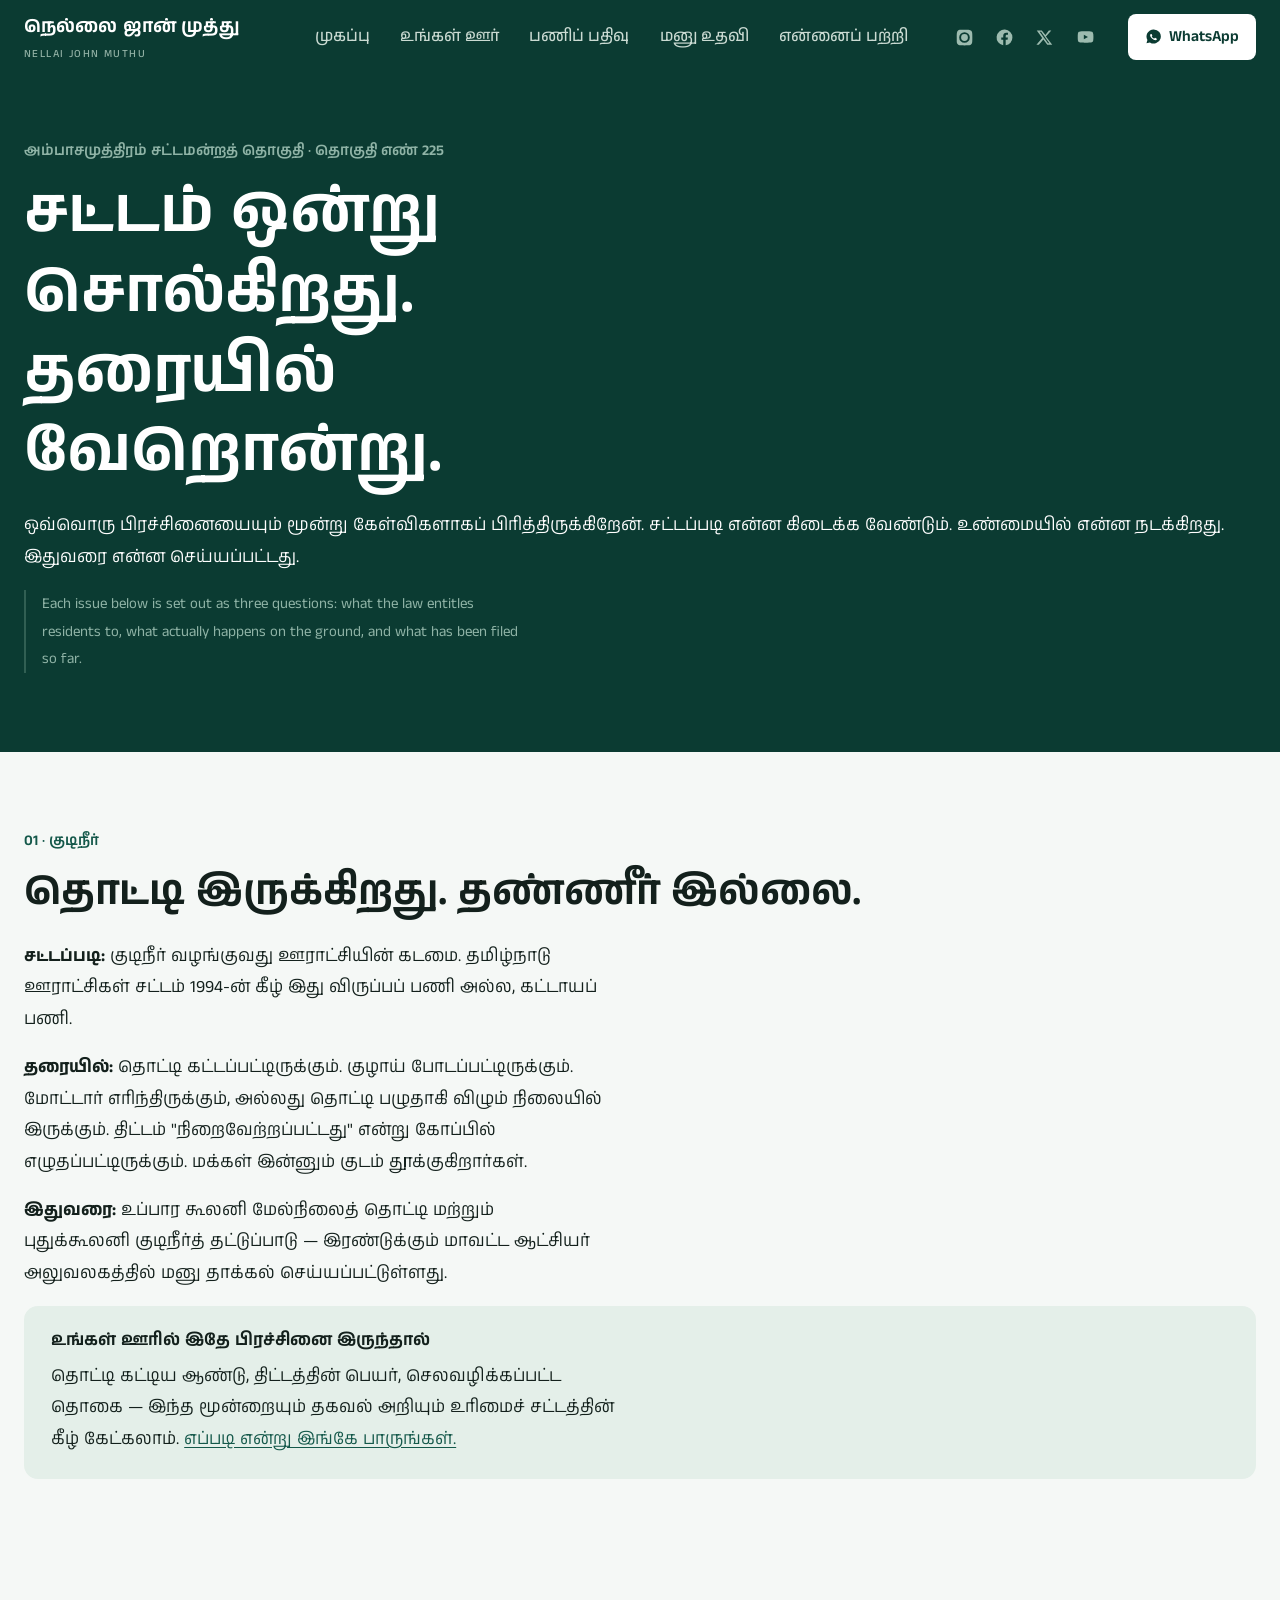
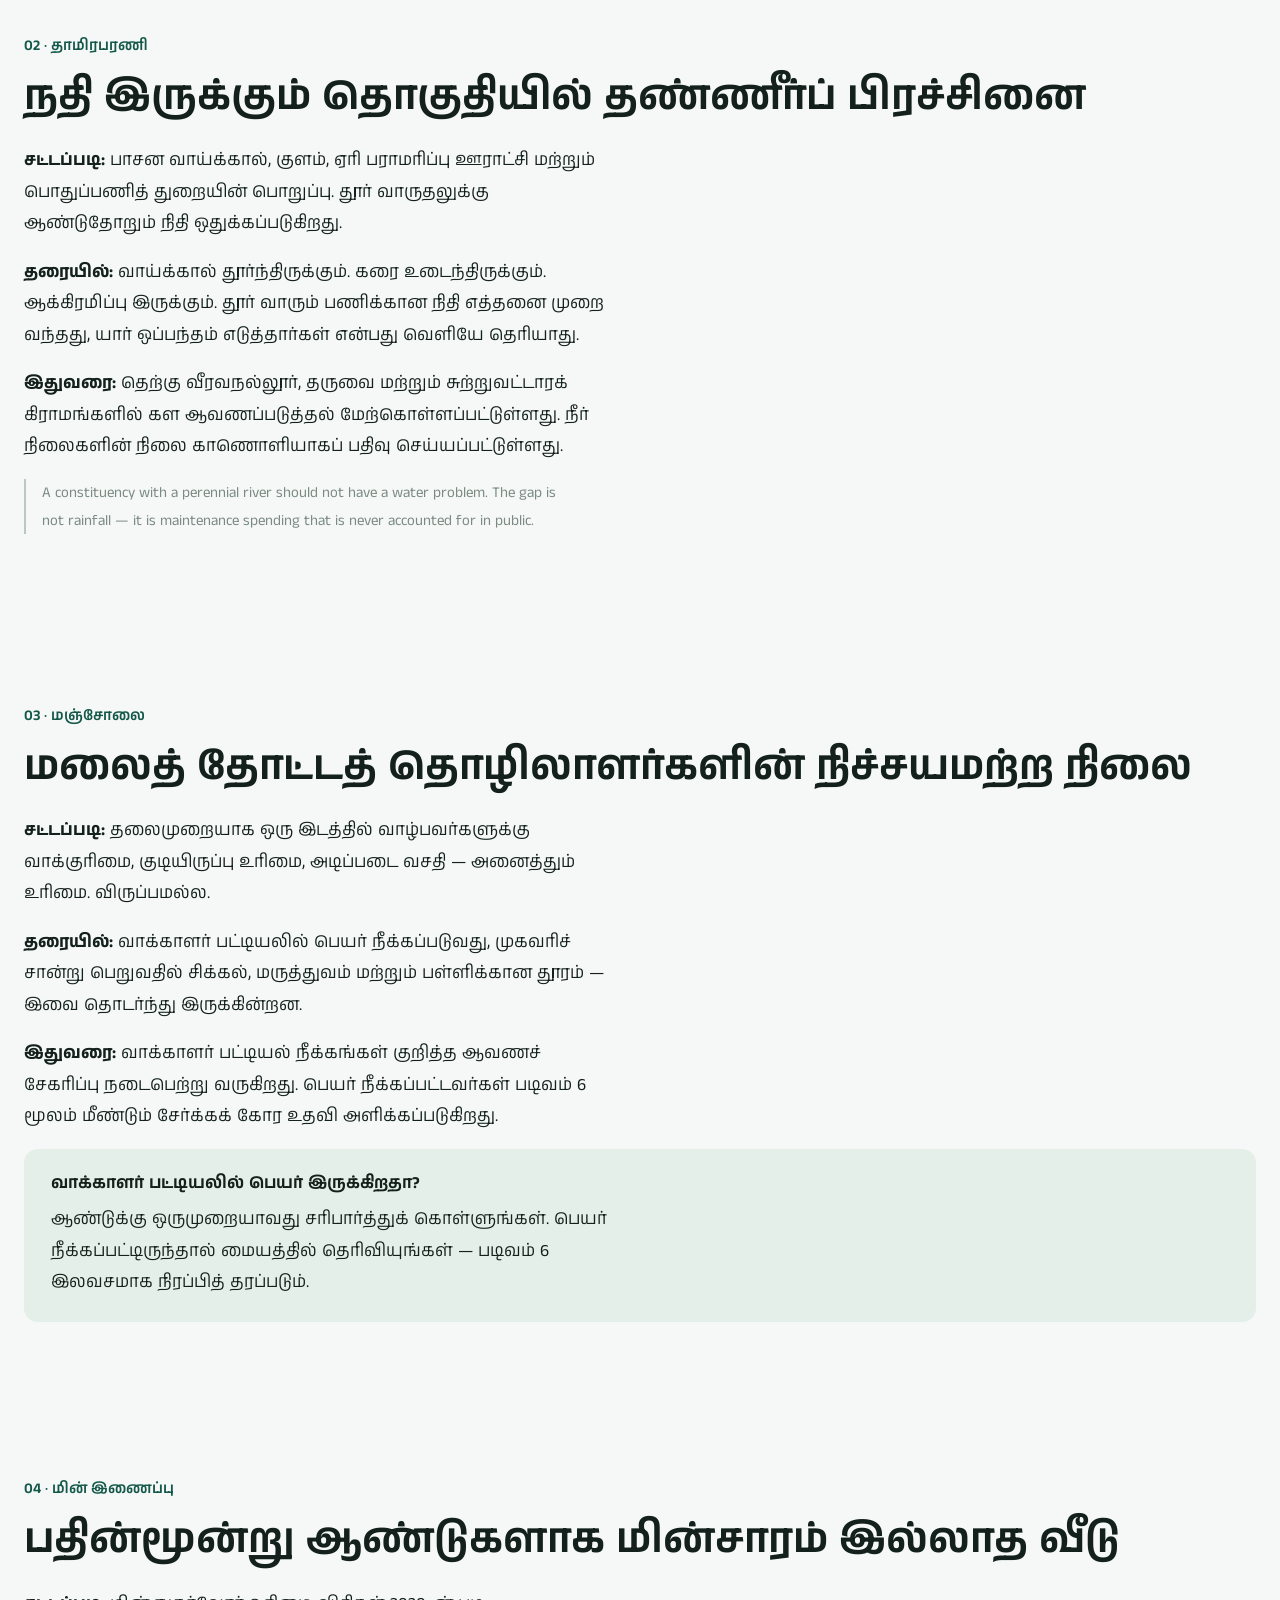
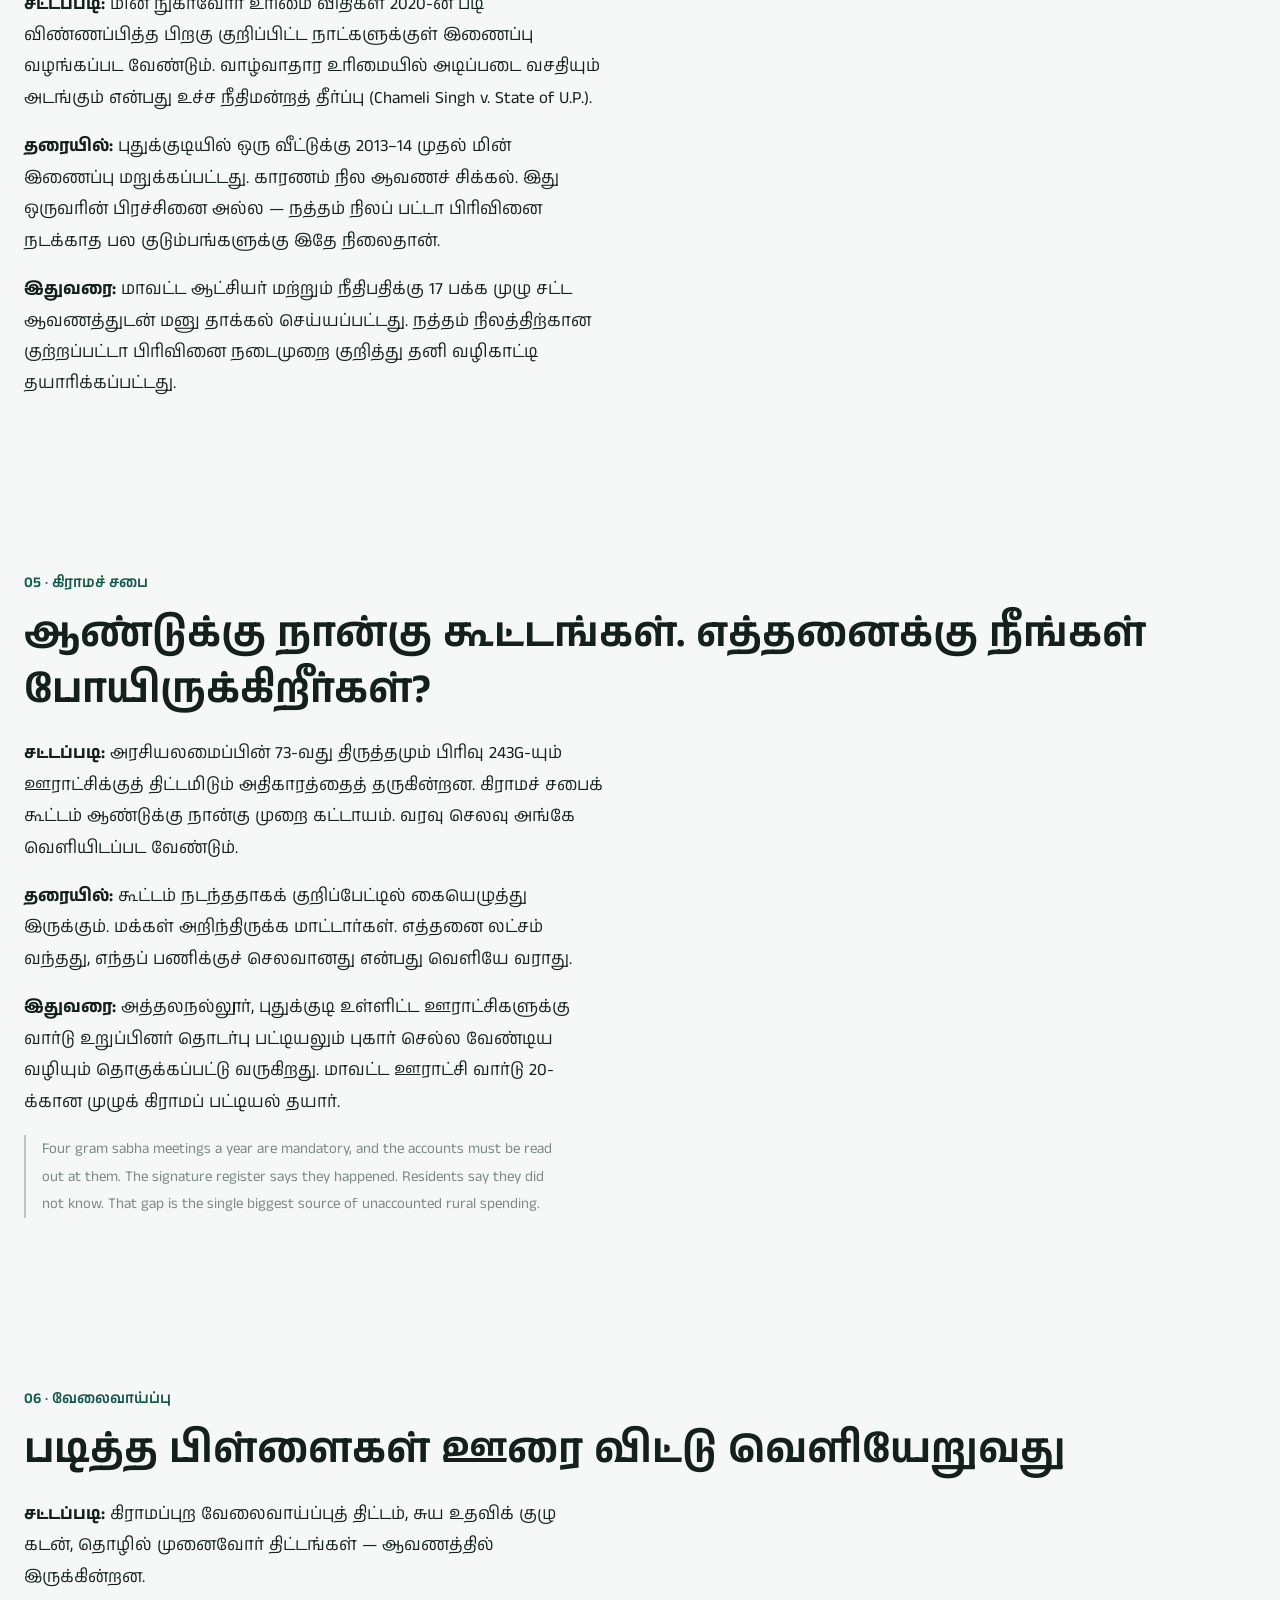
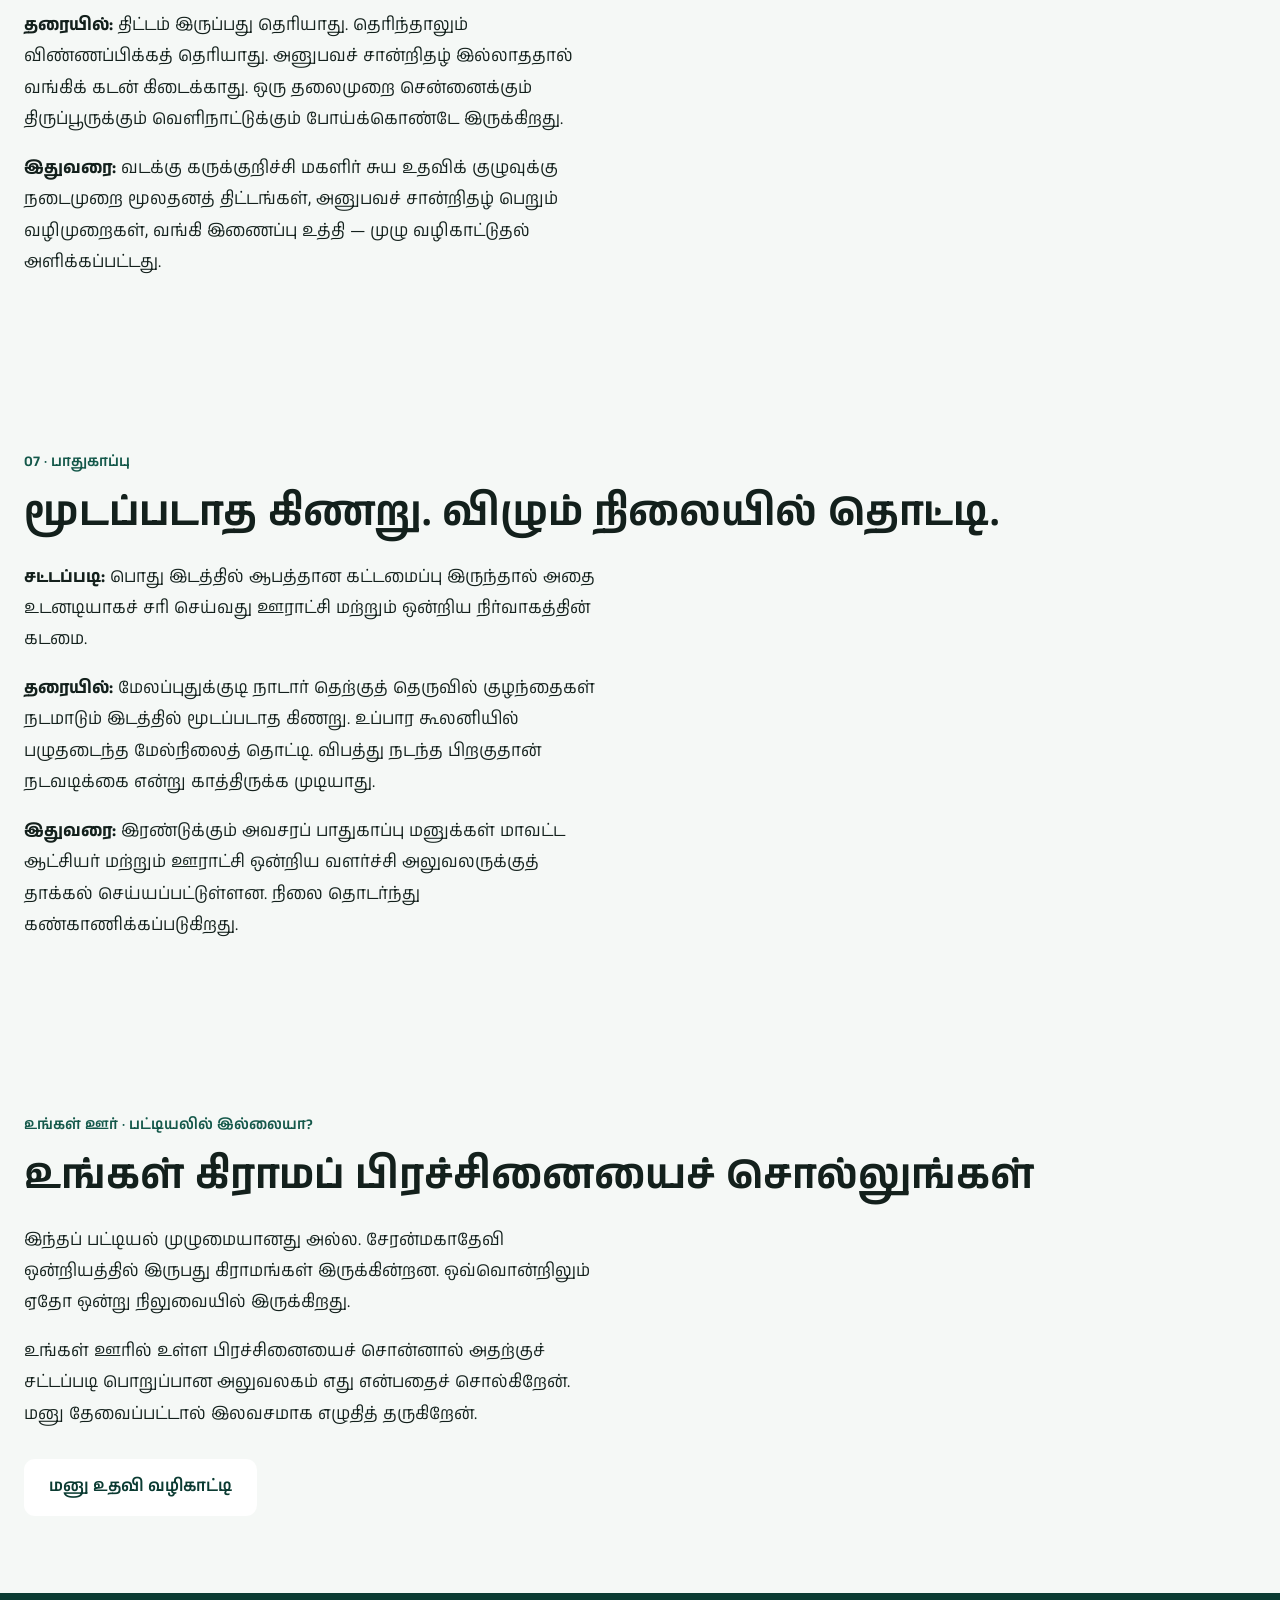
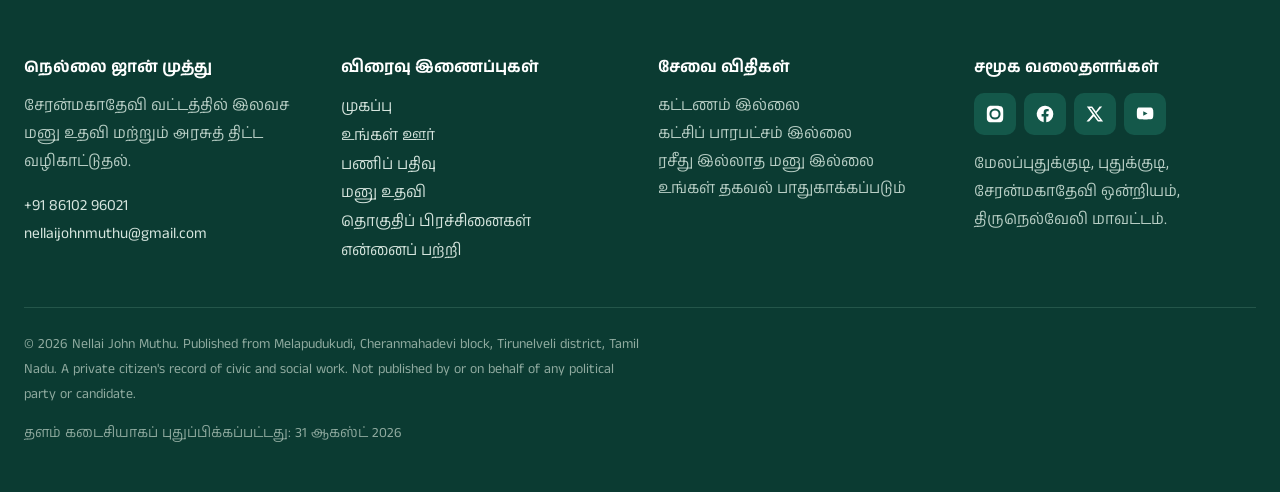
<file: issues.html>
<!DOCTYPE html>
<html lang="ta">
<head>
<meta charset="utf-8">
<meta name="viewport" content="width=device-width, initial-scale=1">

<title>அம்பாசமுத்திரம் தொகுதி — களப் பிரச்சினைகள் | Ambasamudram Constituency Issues</title>
<meta name="description" content="அம்பாசமுத்திரம் சட்டமன்றத் தொகுதியில் குடிநீர், தாமிரபரணி, மஞ்சோலை தொழிலாளர்கள், மின் இணைப்பு, நத்தம் பட்டா, கிராமச் சபை வெளிப்படைத்தன்மை — கள ஆய்வு அடிப்படையிலான பதிவு. Documented ground-level issues across the Ambasamudram (AC-225) constituency in Tirunelveli district: drinking water, Tamirabarani, estate workers, electricity connections, land records and panchayat transparency.">
<meta name="theme-color" content="#0B3B32">
<link rel="canonical" href="https://nellaijohnmuthu.com/issues.html">

<meta property="og:type" content="article">
<meta property="og:site_name" content="Nellai John Muthu">
<meta property="og:locale" content="ta_IN">
<meta property="og:title" content="அம்பாசமுத்திரம் தொகுதி — களப் பிரச்சினைகள்">
<meta property="og:description" content="சட்டம் என்ன சொல்கிறது. தரையில் என்ன நடக்கிறது. நான் என்ன செய்தேன்.">
<meta property="og:url" content="https://nellaijohnmuthu.com/issues.html">
<meta property="og:image" content="https://nellaijohnmuthu.com/og.jpg">
<meta name="twitter:card" content="summary_large_image">
<meta name="twitter:creator" content="@Nellaijohnmuthu">

<link rel="preconnect" href="https://fonts.googleapis.com">
<link rel="preconnect" href="https://fonts.gstatic.com" crossorigin>
<link href="https://fonts.googleapis.com/css2?family=Anek+Tamil:wght@300..700&family=Inter:wght@400;500;600;700&display=swap" rel="stylesheet">
<link rel="stylesheet" href="/style.css">

<script type="application/ld+json">
{
  "@context": "https://schema.org",
  "@type": "Article",
  "headline": "அம்பாசமுத்திரம் தொகுதி — களப் பிரச்சினைகள்",
  "inLanguage": "ta",
  "author": { "@type": "Person", "name": "Nellai John Muthu", "url": "https://nellaijohnmuthu.com/" },
  "publisher": { "@type": "Person", "name": "Nellai John Muthu" },
  "mainEntityOfPage": "https://nellaijohnmuthu.com/issues.html",
  "about": "Ambasamudram assembly constituency, Tirunelveli district, Tamil Nadu",
  "datePublished": "2026-08-31"
}
</script>
</head>

<body>
<a class="skip" href="#main">உள்ளடக்கத்திற்குச் செல்</a>

<header class="site-head">
  <div class="wrap">
    <a class="brand" href="/"><b>நெல்லை ஜான் முத்து</b><small>NELLAI JOHN MUTHU</small></a>
    <button class="menu-btn" id="menuBtn" aria-expanded="false" aria-controls="mainnav" aria-label="பட்டியலைத் திற"><span></span><span></span><span></span></button>
    <nav class="site-nav" id="mainnav" aria-label="முதன்மை">
      <a href="/">முகப்பு</a>
      <a href="/panchayats.html">உங்கள் ஊர்</a>
      <a href="/work.html">பணிப் பதிவு</a>
      <a href="/help.html">மனு உதவி</a>
      <a href="/about.html">என்னைப் பற்றி</a>
      <a class="m-only" href="tel:+918610296021"><svg viewBox="0 0 24 24" aria-hidden="true"><path d="M6.6 10.8c1.4 2.8 3.8 5.1 6.6 6.6l2.2-2.2c.3-.3.7-.4 1-.2 1.1.4 2.4.6 3.6.6.6 0 1 .4 1 1V20c0 .6-.4 1-1 1C10.6 21 3 13.4 3 4c0-.6.4-1 1-1h3.5c.6 0 1 .4 1 1 0 1.3.2 2.5.6 3.6.1.4 0 .8-.2 1l-2.3 2.2z"/></svg> +91 86102 96021</a>
      <div class="m-social"><a href="https://www.instagram.com/nellai_john_muthu" target="_blank" rel="me noopener noreferrer" aria-label="Instagram — Nellai John Muthu"><svg viewBox="0 0 24 24" aria-hidden="true"><path d="M12 2.2c3.2 0 3.6 0 4.9.1 1.2.1 1.8.2 2.2.4.6.2 1 .5 1.4.9.4.4.7.8.9 1.4.2.4.4 1 .4 2.2.1 1.3.1 1.7.1 4.9s0 3.6-.1 4.9c-.1 1.2-.2 1.8-.4 2.2-.2.6-.5 1-.9 1.4-.4.4-.8.7-1.4.9-.4.2-1 .4-2.2.4-1.3.1-1.7.1-4.9.1s-3.6 0-4.9-.1c-1.2-.1-1.8-.2-2.2-.4-.6-.2-1-.5-1.4-.9-.4-.4-.7-.8-.9-1.4-.2-.4-.4-1-.4-2.2C2.2 15.6 2.2 15.2 2.2 12s0-3.6.1-4.9c.1-1.2.2-1.8.4-2.2.2-.6.5-1 .9-1.4.4-.4.8-.7 1.4-.9.4-.2 1-.4 2.2-.4C8.4 2.2 8.8 2.2 12 2.2zm0 3.1A6.7 6.7 0 1 0 18.7 12 6.7 6.7 0 0 0 12 5.3zm0 11a4.3 4.3 0 1 1 4.3-4.3 4.3 4.3 0 0 1-4.3 4.3zm6.9-11.2a1.6 1.6 0 1 1-1.6-1.6 1.6 1.6 0 0 1 1.6 1.6z"/></svg></a><a href="https://www.facebook.com/nellaijohnmuthu" target="_blank" rel="me noopener noreferrer" aria-label="Facebook — Nellai John Muthu"><svg viewBox="0 0 24 24" aria-hidden="true"><path d="M22 12a10 10 0 1 0-11.6 9.9v-7H7.9V12h2.5V9.8c0-2.5 1.5-3.9 3.8-3.9 1.1 0 2.2.2 2.2.2v2.5h-1.3c-1.2 0-1.6.8-1.6 1.6V12h2.8l-.4 2.9h-2.4v7A10 10 0 0 0 22 12z"/></svg></a><a href="https://x.com/Nellaijohnmuthu" target="_blank" rel="me noopener noreferrer" aria-label="X — Nellai John Muthu"><svg viewBox="0 0 24 24" aria-hidden="true"><path d="M17.5 3h3.1l-6.8 7.8L21.8 21h-6.3l-4.9-6.4L4.9 21H1.8l7.3-8.3L2.2 3h6.4l4.5 5.9zm-1.1 16.2h1.7L7.7 4.7H5.9z"/></svg></a><a href="https://www.youtube.com/@NellaiJohnMuthu" target="_blank" rel="me noopener noreferrer" aria-label="YouTube — Nellai John Muthu"><svg viewBox="0 0 24 24" aria-hidden="true"><path d="M21.6 7.2s-.2-1.4-.8-2c-.8-.8-1.6-.8-2-.9C16 4.1 12 4.1 12 4.1s-4 0-6.8.2c-.4.1-1.2.1-2 .9-.6.6-.8 2-.8 2S2.2 8.8 2.2 10.5v1.6c0 1.6.2 3.3.2 3.3s.2 1.4.8 2c.8.8 1.8.8 2.2.9 1.6.1 6.8.2 6.8.2s4 0 6.8-.2c.4-.1 1.2-.1 2-.9.6-.6.8-2 .8-2s.2-1.6.2-3.3v-1.6c0-1.6-.2-3.3-.2-3.3zM9.9 14.2V8.6l5.2 2.8z"/></svg></a></div>
    </nav>
    <div class="head-social"><a href="https://www.instagram.com/nellai_john_muthu" target="_blank" rel="me noopener noreferrer" aria-label="Instagram — Nellai John Muthu"><svg viewBox="0 0 24 24" aria-hidden="true"><path d="M12 2.2c3.2 0 3.6 0 4.9.1 1.2.1 1.8.2 2.2.4.6.2 1 .5 1.4.9.4.4.7.8.9 1.4.2.4.4 1 .4 2.2.1 1.3.1 1.7.1 4.9s0 3.6-.1 4.9c-.1 1.2-.2 1.8-.4 2.2-.2.6-.5 1-.9 1.4-.4.4-.8.7-1.4.9-.4.2-1 .4-2.2.4-1.3.1-1.7.1-4.9.1s-3.6 0-4.9-.1c-1.2-.1-1.8-.2-2.2-.4-.6-.2-1-.5-1.4-.9-.4-.4-.7-.8-.9-1.4-.2-.4-.4-1-.4-2.2C2.2 15.6 2.2 15.2 2.2 12s0-3.6.1-4.9c.1-1.2.2-1.8.4-2.2.2-.6.5-1 .9-1.4.4-.4.8-.7 1.4-.9.4-.2 1-.4 2.2-.4C8.4 2.2 8.8 2.2 12 2.2zm0 3.1A6.7 6.7 0 1 0 18.7 12 6.7 6.7 0 0 0 12 5.3zm0 11a4.3 4.3 0 1 1 4.3-4.3 4.3 4.3 0 0 1-4.3 4.3zm6.9-11.2a1.6 1.6 0 1 1-1.6-1.6 1.6 1.6 0 0 1 1.6 1.6z"/></svg></a><a href="https://www.facebook.com/nellaijohnmuthu" target="_blank" rel="me noopener noreferrer" aria-label="Facebook — Nellai John Muthu"><svg viewBox="0 0 24 24" aria-hidden="true"><path d="M22 12a10 10 0 1 0-11.6 9.9v-7H7.9V12h2.5V9.8c0-2.5 1.5-3.9 3.8-3.9 1.1 0 2.2.2 2.2.2v2.5h-1.3c-1.2 0-1.6.8-1.6 1.6V12h2.8l-.4 2.9h-2.4v7A10 10 0 0 0 22 12z"/></svg></a><a href="https://x.com/Nellaijohnmuthu" target="_blank" rel="me noopener noreferrer" aria-label="X — Nellai John Muthu"><svg viewBox="0 0 24 24" aria-hidden="true"><path d="M17.5 3h3.1l-6.8 7.8L21.8 21h-6.3l-4.9-6.4L4.9 21H1.8l7.3-8.3L2.2 3h6.4l4.5 5.9zm-1.1 16.2h1.7L7.7 4.7H5.9z"/></svg></a><a href="https://www.youtube.com/@NellaiJohnMuthu" target="_blank" rel="me noopener noreferrer" aria-label="YouTube — Nellai John Muthu"><svg viewBox="0 0 24 24" aria-hidden="true"><path d="M21.6 7.2s-.2-1.4-.8-2c-.8-.8-1.6-.8-2-.9C16 4.1 12 4.1 12 4.1s-4 0-6.8.2c-.4.1-1.2.1-2 .9-.6.6-.8 2-.8 2S2.2 8.8 2.2 10.5v1.6c0 1.6.2 3.3.2 3.3s.2 1.4.8 2c.8.8 1.8.8 2.2.9 1.6.1 6.8.2 6.8.2s4 0 6.8-.2c.4-.1 1.2-.1 2-.9.6-.6.8-2 .8-2s.2-1.6.2-3.3v-1.6c0-1.6-.2-3.3-.2-3.3zM9.9 14.2V8.6l5.2 2.8z"/></svg></a></div>
    <a class="head-cta" href="https://wa.me/918610296021" target="_blank" rel="noopener noreferrer"><svg viewBox="0 0 24 24" aria-hidden="true"><path d="M12 2a10 10 0 0 0-8.6 15l-1.3 4.7 4.8-1.3A10 10 0 1 0 12 2zm5.3 14c-.2.6-1.3 1.2-1.8 1.2-.5.1-1 .1-1.7-.1-.4-.1-.9-.3-1.5-.6a11 11 0 0 1-4.3-3.9c-.5-.7-.8-1.5-.8-2.2 0-.7.3-1.3.6-1.6.2-.2.4-.3.6-.3h.5c.2 0 .4 0 .6.4l.8 1.9c0 .2 0 .3-.1.5l-.4.5c-.1.1-.2.3-.1.5.3.5.7 1.1 1.3 1.6.7.6 1.3.9 1.6 1 .2.1.4.1.5-.1l.7-.8c.2-.2.3-.2.5-.1l1.8.9c.2.1.3.2.4.3 0 .2 0 .6-.2 1.1z"/></svg> WhatsApp</a>
  </div>
</header>

<main id="main">

<section class="hero">
  <div class="wrap">
    <p class="eyebrow ta">அம்பாசமுத்திரம் சட்டமன்றத் தொகுதி · தொகுதி எண் 225</p>
    <h1 class="ta">சட்டம் ஒன்று சொல்கிறது. தரையில் வேறொன்று. </h1>
    <p>ஒவ்வொரு பிரச்சினையையும் மூன்று கேள்விகளாகப் பிரித்திருக்கிறேன். சட்டப்படி என்ன கிடைக்க வேண்டும். உண்மையில் என்ன நடக்கிறது. இதுவரை என்ன செய்யப்பட்டது.</p>
    <p class="en-note" lang="en">Each issue below is set out as three questions: what the law entitles residents to, what actually happens on the ground, and what has been filed so far.</p>
  </div>
</section>

<section>
  <div class="wrap">
    <p class="eyebrow ta">01 · குடிநீர்</p>
    <div class="prose">
      <h2>தொட்டி இருக்கிறது. தண்ணீர் இல்லை.</h2>
      <p><b>சட்டப்படி:</b> குடிநீர் வழங்குவது ஊராட்சியின் கடமை. தமிழ்நாடு ஊராட்சிகள் சட்டம் 1994-ன் கீழ் இது விருப்பப் பணி அல்ல, கட்டாயப் பணி.</p>
      <p><b>தரையில்:</b> தொட்டி கட்டப்பட்டிருக்கும். குழாய் போடப்பட்டிருக்கும். மோட்டார் எரிந்திருக்கும், அல்லது தொட்டி பழுதாகி விழும் நிலையில் இருக்கும். திட்டம் "நிறைவேற்றப்பட்டது" என்று கோப்பில் எழுதப்பட்டிருக்கும். மக்கள் இன்னும் குடம் தூக்குகிறார்கள்.</p>
      <p><b>இதுவரை:</b> உப்பார கூலனி மேல்நிலைத் தொட்டி மற்றும் புதுக்கூலனி குடிநீர்த் தட்டுப்பாடு — இரண்டுக்கும் மாவட்ட ஆட்சியர் அலுவலகத்தில் மனு தாக்கல் செய்யப்பட்டுள்ளது.</p>
      <div class="callout">
        <h3>உங்கள் ஊரில் இதே பிரச்சினை இருந்தால்</h3>
        <p class="ta">தொட்டி கட்டிய ஆண்டு, திட்டத்தின் பெயர், செலவழிக்கப்பட்ட தொகை — இந்த மூன்றையும் தகவல் அறியும் உரிமைச் சட்டத்தின் கீழ் கேட்கலாம். <a href="/help.html">எப்படி என்று இங்கே பாருங்கள்.</a></p>
      </div>
    </div>
  </div>
</section>

<section>
  <div class="wrap">
    <p class="eyebrow ta">02 · தாமிரபரணி</p>
    <div class="prose">
      <h2>நதி இருக்கும் தொகுதியில் தண்ணீர்ப் பிரச்சினை</h2>
      <p><b>சட்டப்படி:</b> பாசன வாய்க்கால், குளம், ஏரி பராமரிப்பு ஊராட்சி மற்றும் பொதுப்பணித் துறையின் பொறுப்பு. தூர் வாருதலுக்கு ஆண்டுதோறும் நிதி ஒதுக்கப்படுகிறது.</p>
      <p><b>தரையில்:</b> வாய்க்கால் தூர்ந்திருக்கும். கரை உடைந்திருக்கும். ஆக்கிரமிப்பு இருக்கும். தூர் வாரும் பணிக்கான நிதி எத்தனை முறை வந்தது, யார் ஒப்பந்தம் எடுத்தார்கள் என்பது வெளியே தெரியாது.</p>
      <p><b>இதுவரை:</b> தெற்கு வீரவநல்லூர், தருவை மற்றும் சுற்றுவட்டாரக் கிராமங்களில் கள ஆவணப்படுத்தல் மேற்கொள்ளப்பட்டுள்ளது. நீர் நிலைகளின் நிலை காணொளியாகப் பதிவு செய்யப்பட்டுள்ளது.</p>
      <p class="en-note" lang="en">A constituency with a perennial river should not have a water problem. The gap is not rainfall — it is maintenance spending that is never accounted for in public.</p>
    </div>
  </div>
</section>

<section>
  <div class="wrap">
    <p class="eyebrow ta">03 · மஞ்சோலை</p>
    <div class="prose">
      <h2>மலைத் தோட்டத் தொழிலாளர்களின் நிச்சயமற்ற நிலை</h2>
      <p><b>சட்டப்படி:</b> தலைமுறையாக ஒரு இடத்தில் வாழ்பவர்களுக்கு வாக்குரிமை, குடியிருப்பு உரிமை, அடிப்படை வசதி — அனைத்தும் உரிமை. விருப்பமல்ல.</p>
      <p><b>தரையில்:</b> வாக்காளர் பட்டியலில் பெயர் நீக்கப்படுவது, முகவரிச் சான்று பெறுவதில் சிக்கல், மருத்துவம் மற்றும் பள்ளிக்கான தூரம் — இவை தொடர்ந்து இருக்கின்றன.</p>
      <p><b>இதுவரை:</b> வாக்காளர் பட்டியல் நீக்கங்கள் குறித்த ஆவணச் சேகரிப்பு நடைபெற்று வருகிறது. பெயர் நீக்கப்பட்டவர்கள் படிவம் 6 மூலம் மீண்டும் சேர்க்கக் கோர உதவி அளிக்கப்படுகிறது.</p>
      <div class="callout">
        <h3>வாக்காளர் பட்டியலில் பெயர் இருக்கிறதா?</h3>
        <p class="ta">ஆண்டுக்கு ஒருமுறையாவது சரிபார்த்துக் கொள்ளுங்கள். பெயர் நீக்கப்பட்டிருந்தால் மையத்தில் தெரிவியுங்கள் — படிவம் 6 இலவசமாக நிரப்பித் தரப்படும்.</p>
      </div>
    </div>
  </div>
</section>

<section>
  <div class="wrap">
    <p class="eyebrow ta">04 · மின் இணைப்பு</p>
    <div class="prose">
      <h2>பதின்மூன்று ஆண்டுகளாக மின்சாரம் இல்லாத வீடு</h2>
      <p><b>சட்டப்படி:</b> மின் நுகர்வோர் உரிமை விதிகள் 2020-ன் படி விண்ணப்பித்த பிறகு குறிப்பிட்ட நாட்களுக்குள் இணைப்பு வழங்கப்பட வேண்டும். வாழ்வாதார உரிமையில் அடிப்படை வசதியும் அடங்கும் என்பது உச்ச நீதிமன்றத் தீர்ப்பு (Chameli Singh v. State of U.P.).</p>
      <p><b>தரையில்:</b> புதுக்குடியில் ஒரு வீட்டுக்கு 2013–14 முதல் மின் இணைப்பு மறுக்கப்பட்டது. காரணம் நில ஆவணச் சிக்கல். இது ஒருவரின் பிரச்சினை அல்ல — நத்தம் நிலப் பட்டா பிரிவினை நடக்காத பல குடும்பங்களுக்கு இதே நிலைதான்.</p>
      <p><b>இதுவரை:</b> மாவட்ட ஆட்சியர் மற்றும் நீதிபதிக்கு 17 பக்க முழு சட்ட ஆவணத்துடன் மனு தாக்கல் செய்யப்பட்டது. நத்தம் நிலத்திற்கான குற்றப்பட்டா பிரிவினை நடைமுறை குறித்து தனி வழிகாட்டி தயாரிக்கப்பட்டது.</p>
    </div>
  </div>
</section>

<section>
  <div class="wrap">
    <p class="eyebrow ta">05 · கிராமச் சபை</p>
    <div class="prose">
      <h2>ஆண்டுக்கு நான்கு கூட்டங்கள். எத்தனைக்கு நீங்கள் போயிருக்கிறீர்கள்?</h2>
      <p><b>சட்டப்படி:</b> அரசியலமைப்பின் 73-வது திருத்தமும் பிரிவு 243G-யும் ஊராட்சிக்குத் திட்டமிடும் அதிகாரத்தைத் தருகின்றன. கிராமச் சபைக் கூட்டம் ஆண்டுக்கு நான்கு முறை கட்டாயம். வரவு செலவு அங்கே வெளியிடப்பட வேண்டும்.</p>
      <p><b>தரையில்:</b> கூட்டம் நடந்ததாகக் குறிப்பேட்டில் கையெழுத்து இருக்கும். மக்கள் அறிந்திருக்க மாட்டார்கள். எத்தனை லட்சம் வந்தது, எந்தப் பணிக்குச் செலவானது என்பது வெளியே வராது.</p>
      <p><b>இதுவரை:</b> அத்தலநல்லூர், புதுக்குடி உள்ளிட்ட ஊராட்சிகளுக்கு வார்டு உறுப்பினர் தொடர்பு பட்டியலும் புகார் செல்ல வேண்டிய வழியும் தொகுக்கப்பட்டு வருகிறது. மாவட்ட ஊராட்சி வார்டு 20-க்கான முழுக் கிராமப் பட்டியல் தயார்.</p>
      <p class="en-note" lang="en">Four gram sabha meetings a year are mandatory, and the accounts must be read out at them. The signature register says they happened. Residents say they did not know. That gap is the single biggest source of unaccounted rural spending.</p>
    </div>
  </div>
</section>

<section>
  <div class="wrap">
    <p class="eyebrow ta">06 · வேலைவாய்ப்பு</p>
    <div class="prose">
      <h2>படித்த பிள்ளைகள் ஊரை விட்டு வெளியேறுவது</h2>
      <p><b>சட்டப்படி:</b> கிராமப்புற வேலைவாய்ப்புத் திட்டம், சுய உதவிக் குழு கடன், தொழில் முனைவோர் திட்டங்கள் — ஆவணத்தில் இருக்கின்றன.</p>
      <p><b>தரையில்:</b> திட்டம் இருப்பது தெரியாது. தெரிந்தாலும் விண்ணப்பிக்கத் தெரியாது. அனுபவச் சான்றிதழ் இல்லாததால் வங்கிக் கடன் கிடைக்காது. ஒரு தலைமுறை சென்னைக்கும் திருப்பூருக்கும் வெளிநாட்டுக்கும் போய்க்கொண்டே இருக்கிறது.</p>
      <p><b>இதுவரை:</b> வடக்கு கருக்குறிச்சி மகளிர் சுய உதவிக் குழுவுக்கு நடைமுறை மூலதனத் திட்டங்கள், அனுபவச் சான்றிதழ் பெறும் வழிமுறைகள், வங்கி இணைப்பு உத்தி — முழு வழிகாட்டுதல் அளிக்கப்பட்டது.</p>
    </div>
  </div>
</section>

<section>
  <div class="wrap">
    <p class="eyebrow ta">07 · பாதுகாப்பு</p>
    <div class="prose">
      <h2>மூடப்படாத கிணறு. விழும் நிலையில் தொட்டி.</h2>
      <p><b>சட்டப்படி:</b> பொது இடத்தில் ஆபத்தான கட்டமைப்பு இருந்தால் அதை உடனடியாகச் சரி செய்வது ஊராட்சி மற்றும் ஒன்றிய நிர்வாகத்தின் கடமை.</p>
      <p><b>தரையில்:</b> மேலப்புதுக்குடி நாடார் தெற்குத் தெருவில் குழந்தைகள் நடமாடும் இடத்தில் மூடப்படாத கிணறு. உப்பார கூலனியில் பழுதடைந்த மேல்நிலைத் தொட்டி. விபத்து நடந்த பிறகுதான் நடவடிக்கை என்று காத்திருக்க முடியாது.</p>
      <p><b>இதுவரை:</b> இரண்டுக்கும் அவசரப் பாதுகாப்பு மனுக்கள் மாவட்ட ஆட்சியர் மற்றும் ஊராட்சி ஒன்றிய வளர்ச்சி அலுவலருக்குத் தாக்கல் செய்யப்பட்டுள்ளன. நிலை தொடர்ந்து கண்காணிக்கப்படுகிறது.</p>
    </div>
  </div>
</section>

<section>
  <div class="wrap">
    <p class="eyebrow ta">உங்கள் ஊர் · பட்டியலில் இல்லையா?</p>
    <div class="prose">
      <h2>உங்கள் கிராமப் பிரச்சினையைச் சொல்லுங்கள்</h2>
      <p>இந்தப் பட்டியல் முழுமையானது அல்ல. சேரன்மகாதேவி ஒன்றியத்தில் இருபது கிராமங்கள் இருக்கின்றன. ஒவ்வொன்றிலும் ஏதோ ஒன்று நிலுவையில் இருக்கிறது.</p>
      <p>உங்கள் ஊரில் உள்ள பிரச்சினையைச் சொன்னால் அதற்குச் சட்டப்படி பொறுப்பான அலுவலகம் எது என்பதைச் சொல்கிறேன். மனு தேவைப்பட்டால் இலவசமாக எழுதித் தருகிறேன்.</p>
      <div class="btn-row">
        <a class="btn btn-light"  href="/help.html">மனு உதவி வழிகாட்டி</a>
      </div>
    </div>
  </div>
</section>

</main>

<footer class="site-foot">
  <div class="wrap">
    <div class="cols">
      <div>
        <h2>நெல்லை ஜான் முத்து</h2>
        <p class="ta">சேரன்மகாதேவி வட்டத்தில் இலவச மனு உதவி மற்றும் அரசுத் திட்ட வழிகாட்டுதல்.</p>
        <p><a href="tel:+918610296021">+91 86102 96021</a><br><a href="mailto:nellaijohnmuthu@gmail.com">nellaijohnmuthu@gmail.com</a></p>
      </div>
      <div>
        <h2>விரைவு இணைப்புகள்</h2>
        <ul>
          <li><a href="/">முகப்பு</a></li>
          <li><a href="/panchayats.html">உங்கள் ஊர்</a></li>
          <li><a href="/work.html">பணிப் பதிவு</a></li>
          <li><a href="/help.html">மனு உதவி</a></li>
          <li><a href="/issues.html">தொகுதிப் பிரச்சினைகள்</a></li>
          <li><a href="/about.html">என்னைப் பற்றி</a></li>
        </ul>
      </div>
      <div>
        <h2>சேவை விதிகள்</h2>
        <ul>
          <li>கட்டணம் இல்லை</li>
          <li>கட்சிப் பாரபட்சம் இல்லை</li>
          <li>ரசீது இல்லாத மனு இல்லை</li>
          <li>உங்கள் தகவல் பாதுகாக்கப்படும்</li>
        </ul>
      </div>
      <div>
        <h2>சமூக வலைதளங்கள்</h2>
        <div class="foot-social"><a href="https://www.instagram.com/nellai_john_muthu" target="_blank" rel="me noopener noreferrer" aria-label="Instagram — Nellai John Muthu"><svg viewBox="0 0 24 24" aria-hidden="true"><path d="M12 2.2c3.2 0 3.6 0 4.9.1 1.2.1 1.8.2 2.2.4.6.2 1 .5 1.4.9.4.4.7.8.9 1.4.2.4.4 1 .4 2.2.1 1.3.1 1.7.1 4.9s0 3.6-.1 4.9c-.1 1.2-.2 1.8-.4 2.2-.2.6-.5 1-.9 1.4-.4.4-.8.7-1.4.9-.4.2-1 .4-2.2.4-1.3.1-1.7.1-4.9.1s-3.6 0-4.9-.1c-1.2-.1-1.8-.2-2.2-.4-.6-.2-1-.5-1.4-.9-.4-.4-.7-.8-.9-1.4-.2-.4-.4-1-.4-2.2C2.2 15.6 2.2 15.2 2.2 12s0-3.6.1-4.9c.1-1.2.2-1.8.4-2.2.2-.6.5-1 .9-1.4.4-.4.8-.7 1.4-.9.4-.2 1-.4 2.2-.4C8.4 2.2 8.8 2.2 12 2.2zm0 3.1A6.7 6.7 0 1 0 18.7 12 6.7 6.7 0 0 0 12 5.3zm0 11a4.3 4.3 0 1 1 4.3-4.3 4.3 4.3 0 0 1-4.3 4.3zm6.9-11.2a1.6 1.6 0 1 1-1.6-1.6 1.6 1.6 0 0 1 1.6 1.6z"/></svg></a><a href="https://www.facebook.com/nellaijohnmuthu" target="_blank" rel="me noopener noreferrer" aria-label="Facebook — Nellai John Muthu"><svg viewBox="0 0 24 24" aria-hidden="true"><path d="M22 12a10 10 0 1 0-11.6 9.9v-7H7.9V12h2.5V9.8c0-2.5 1.5-3.9 3.8-3.9 1.1 0 2.2.2 2.2.2v2.5h-1.3c-1.2 0-1.6.8-1.6 1.6V12h2.8l-.4 2.9h-2.4v7A10 10 0 0 0 22 12z"/></svg></a><a href="https://x.com/Nellaijohnmuthu" target="_blank" rel="me noopener noreferrer" aria-label="X — Nellai John Muthu"><svg viewBox="0 0 24 24" aria-hidden="true"><path d="M17.5 3h3.1l-6.8 7.8L21.8 21h-6.3l-4.9-6.4L4.9 21H1.8l7.3-8.3L2.2 3h6.4l4.5 5.9zm-1.1 16.2h1.7L7.7 4.7H5.9z"/></svg></a><a href="https://www.youtube.com/@NellaiJohnMuthu" target="_blank" rel="me noopener noreferrer" aria-label="YouTube — Nellai John Muthu"><svg viewBox="0 0 24 24" aria-hidden="true"><path d="M21.6 7.2s-.2-1.4-.8-2c-.8-.8-1.6-.8-2-.9C16 4.1 12 4.1 12 4.1s-4 0-6.8.2c-.4.1-1.2.1-2 .9-.6.6-.8 2-.8 2S2.2 8.8 2.2 10.5v1.6c0 1.6.2 3.3.2 3.3s.2 1.4.8 2c.8.8 1.8.8 2.2.9 1.6.1 6.8.2 6.8.2s4 0 6.8-.2c.4-.1 1.2-.1 2-.9.6-.6.8-2 .8-2s.2-1.6.2-3.3v-1.6c0-1.6-.2-3.3-.2-3.3zM9.9 14.2V8.6l5.2 2.8z"/></svg></a></div>
        <p class="ta" style="margin-top:1rem">மேலப்புதுக்குடி, புதுக்குடி,<br>சேரன்மகாதேவி ஒன்றியம்,<br>திருநெல்வேலி மாவட்டம்.</p>
      </div>
    </div>
    <div class="foot-legal">
      <p lang="en">© 2026 Nellai John Muthu. Published from Melapudukudi, Cheranmahadevi block, Tirunelveli district, Tamil Nadu. A private citizen's record of civic and social work. Not published by or on behalf of any political party or candidate.</p>
      <p class="ta">தளம் கடைசியாகப் புதுப்பிக்கப்பட்டது: 31 ஆகஸ்ட் 2026</p>
    </div>
  </div>
</footer>

<nav class="action-bar" aria-label="விரைவு தொடர்பு">
  <a href="tel:+918610296021"><svg viewBox="0 0 24 24" aria-hidden="true"><path d="M6.6 10.8c1.4 2.8 3.8 5.1 6.6 6.6l2.2-2.2c.3-.3.7-.4 1-.2 1.1.4 2.4.6 3.6.6.6 0 1 .4 1 1V20c0 .6-.4 1-1 1C10.6 21 3 13.4 3 4c0-.6.4-1 1-1h3.5c.6 0 1 .4 1 1 0 1.3.2 2.5.6 3.6.1.4 0 .8-.2 1l-2.3 2.2z"/></svg>அழைக்க</a>
  <a href="https://wa.me/918610296021" target="_blank" rel="noopener noreferrer"><svg viewBox="0 0 24 24" aria-hidden="true"><path d="M12 2a10 10 0 0 0-8.6 15l-1.3 4.7 4.8-1.3A10 10 0 1 0 12 2zm5.3 14c-.2.6-1.3 1.2-1.8 1.2-.5.1-1 .1-1.7-.1-.4-.1-.9-.3-1.5-.6a11 11 0 0 1-4.3-3.9c-.5-.7-.8-1.5-.8-2.2 0-.7.3-1.3.6-1.6.2-.2.4-.3.6-.3h.5c.2 0 .4 0 .6.4l.8 1.9c0 .2 0 .3-.1.5l-.4.5c-.1.1-.2.3-.1.5.3.5.7 1.1 1.3 1.6.7.6 1.3.9 1.6 1 .2.1.4.1.5-.1l.7-.8c.2-.2.3-.2.5-.1l1.8.9c.2.1.3.2.4.3 0 .2 0 .6-.2 1.1z"/></svg>WhatsApp</a>
  <a href="/help.html"><svg viewBox="0 0 24 24" aria-hidden="true"><path d="M14 2H6a2 2 0 0 0-2 2v16a2 2 0 0 0 2 2h12a2 2 0 0 0 2-2V8l-6-6zm2 16H8v-2h8v2zm0-4H8v-2h8v2zm-3-5V3.5L18.5 9H13z"/></svg>மனு உதவி</a>
</nav>
<script src="/site.js" defer></script>
</body>
</html>
</file>
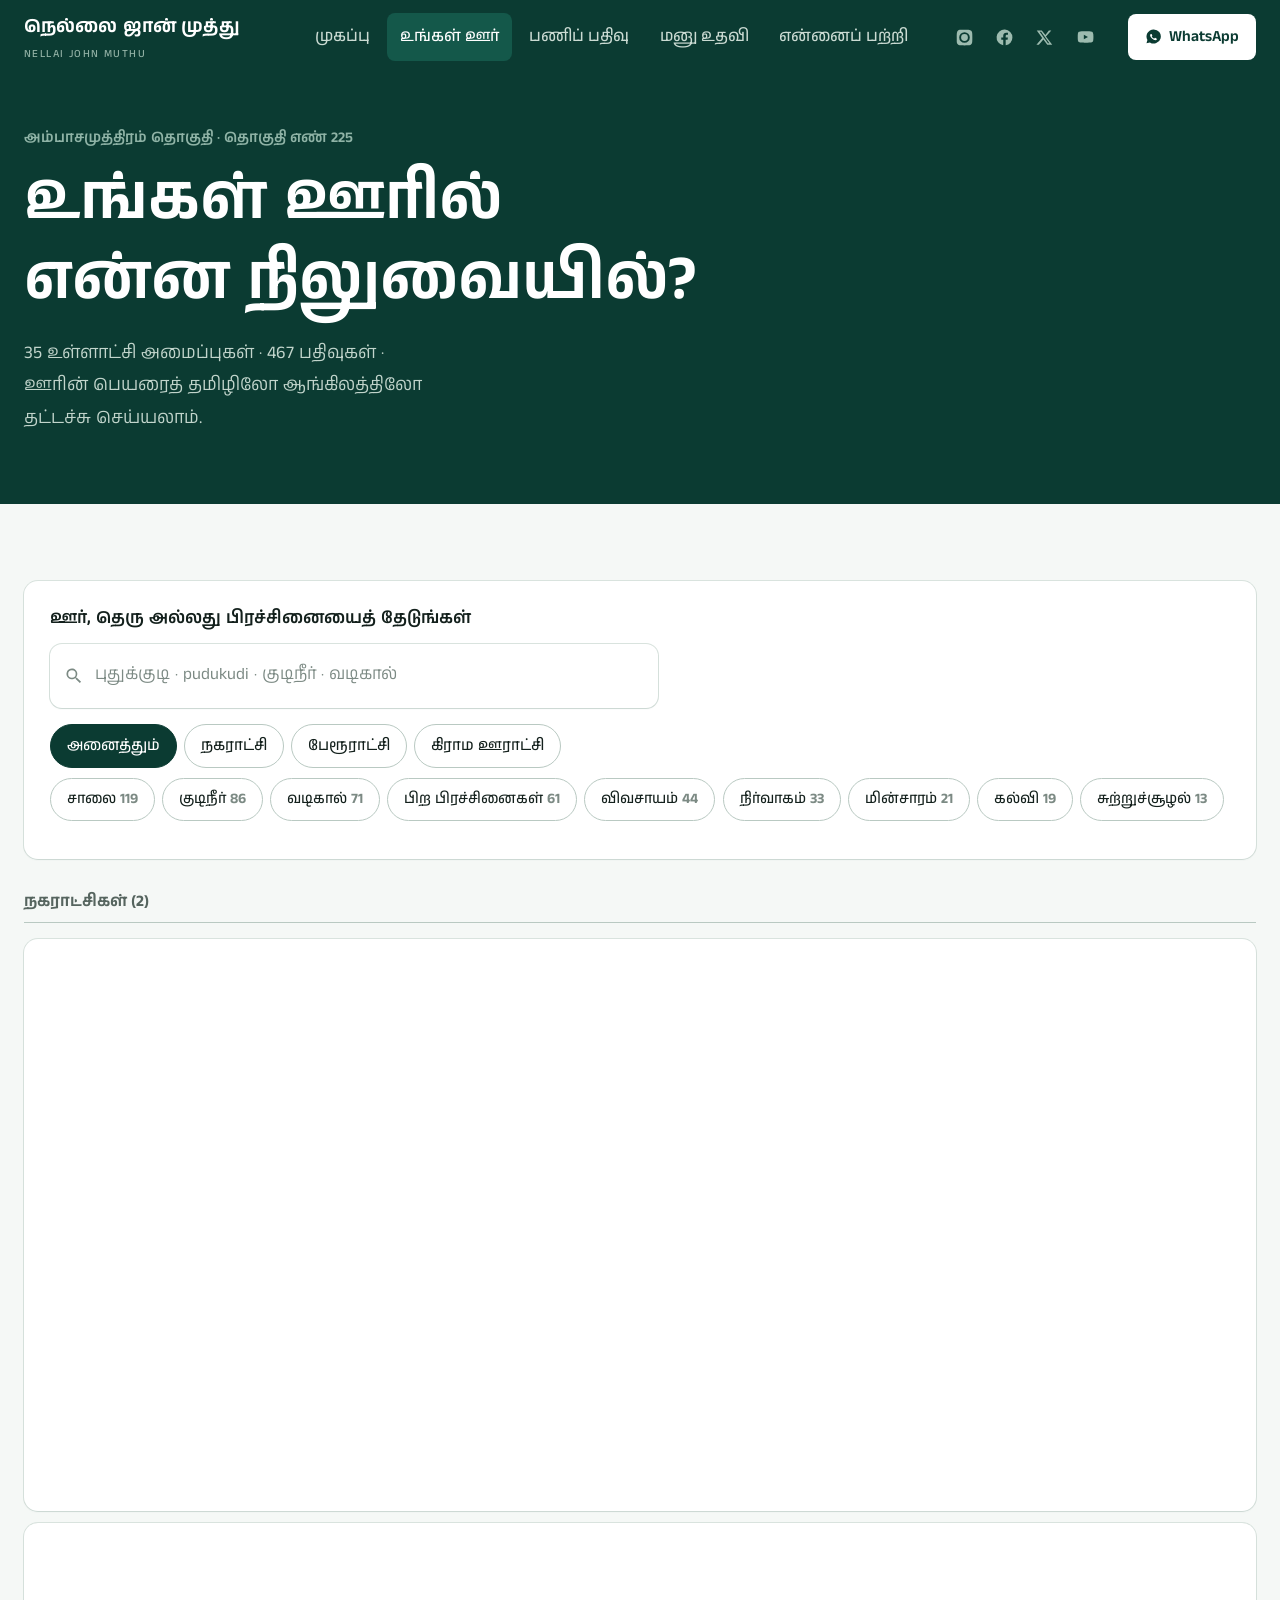
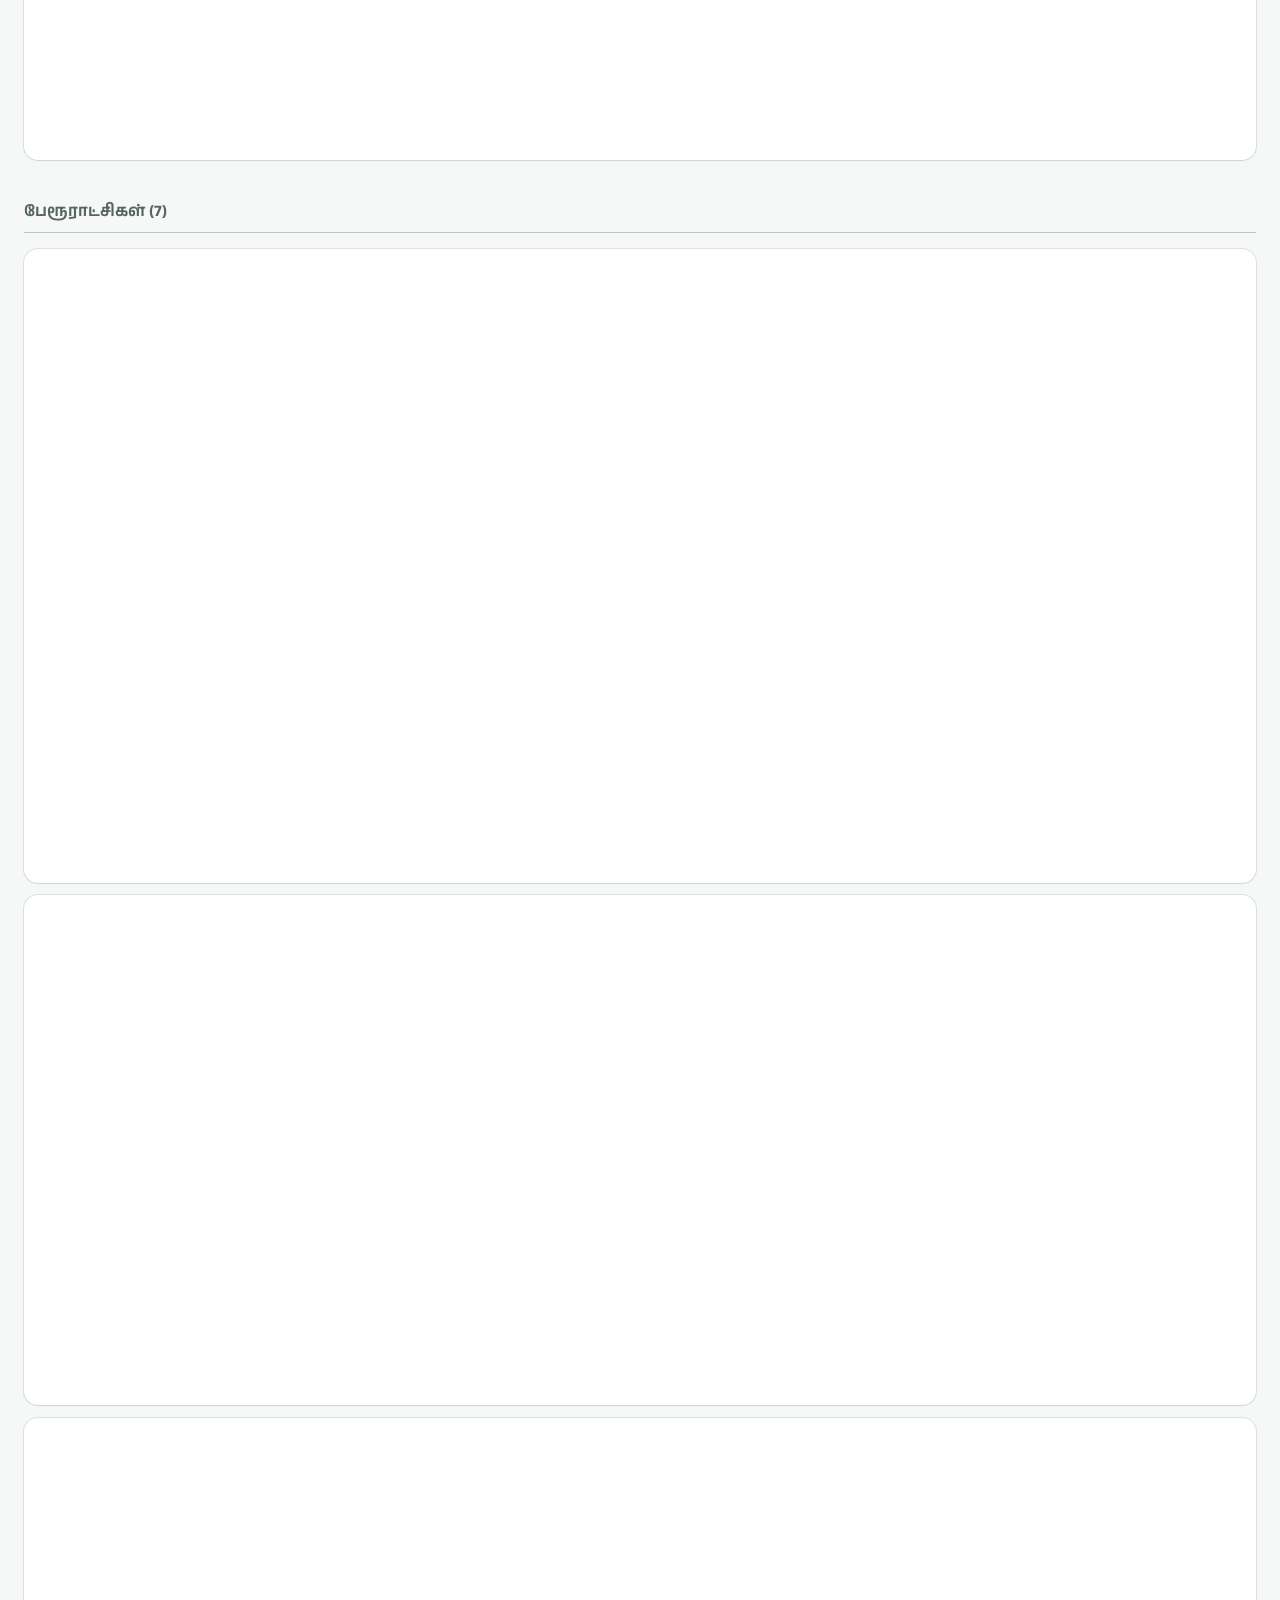
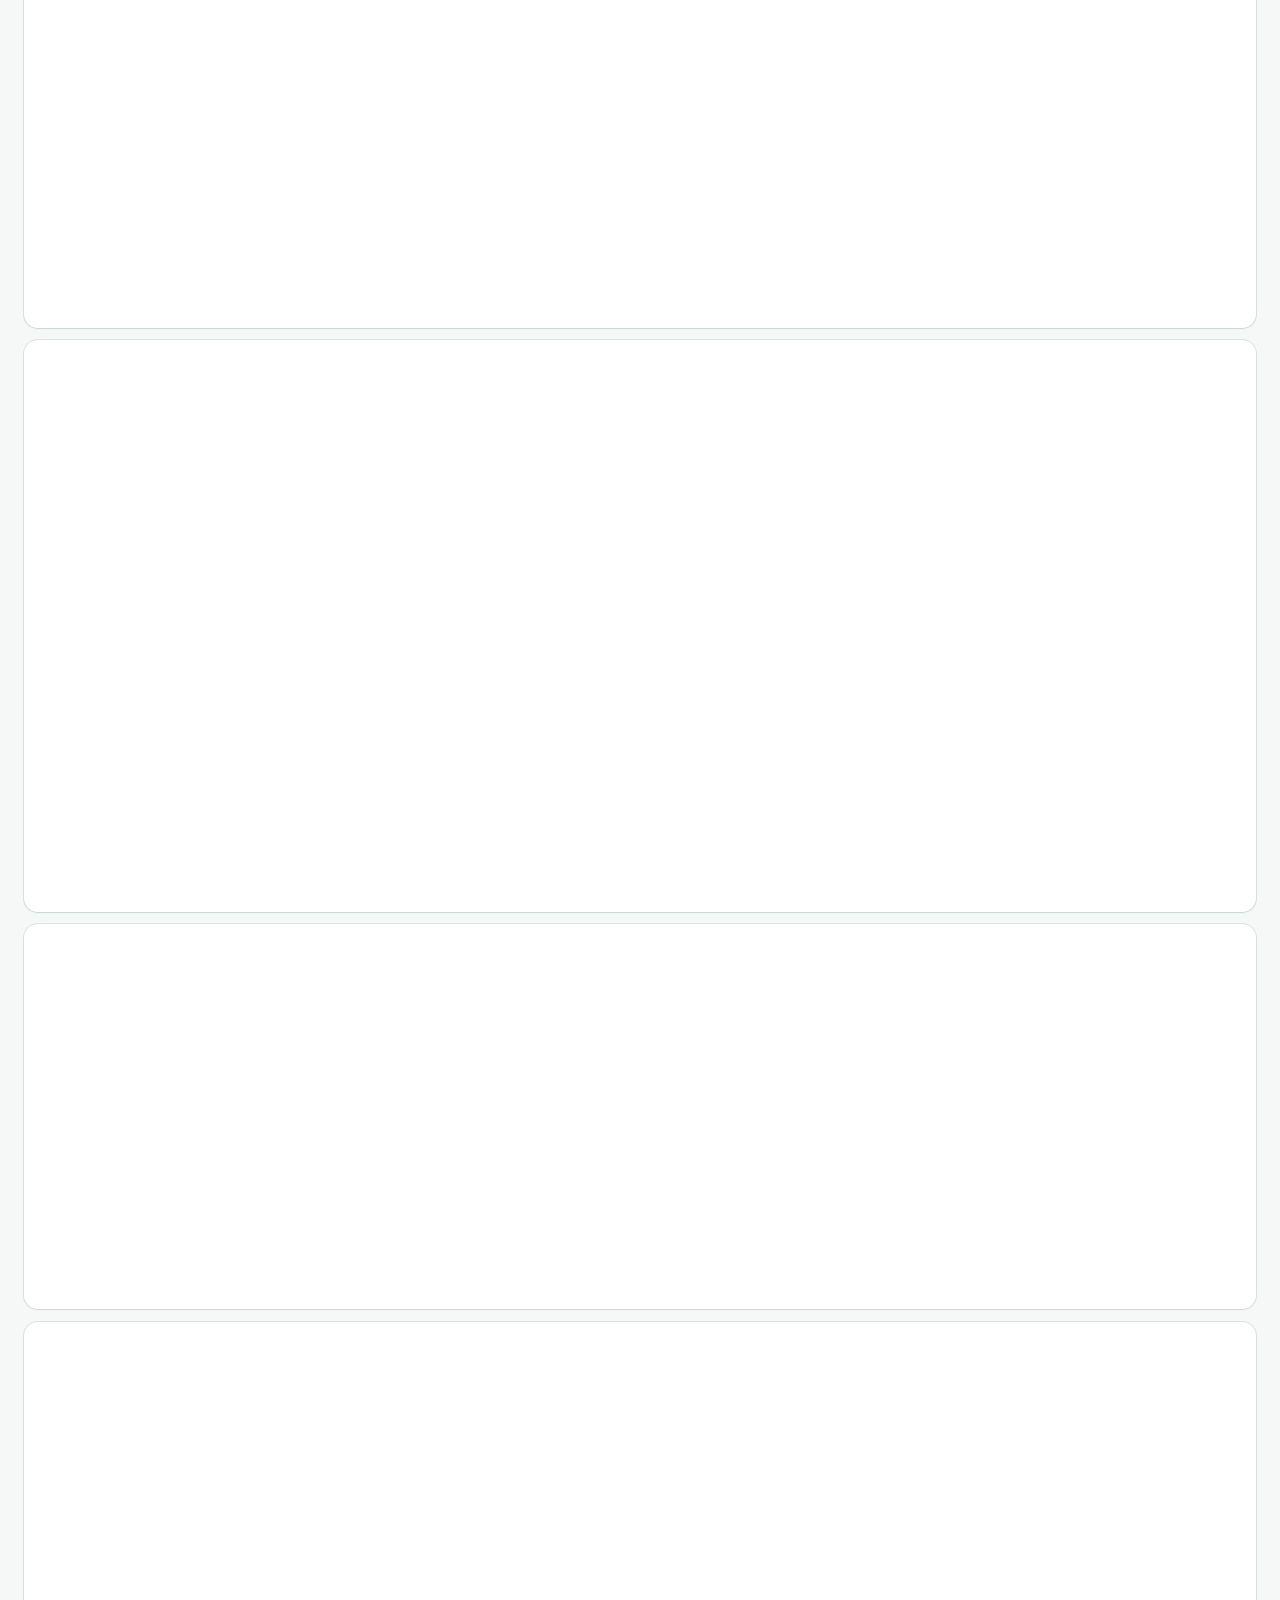
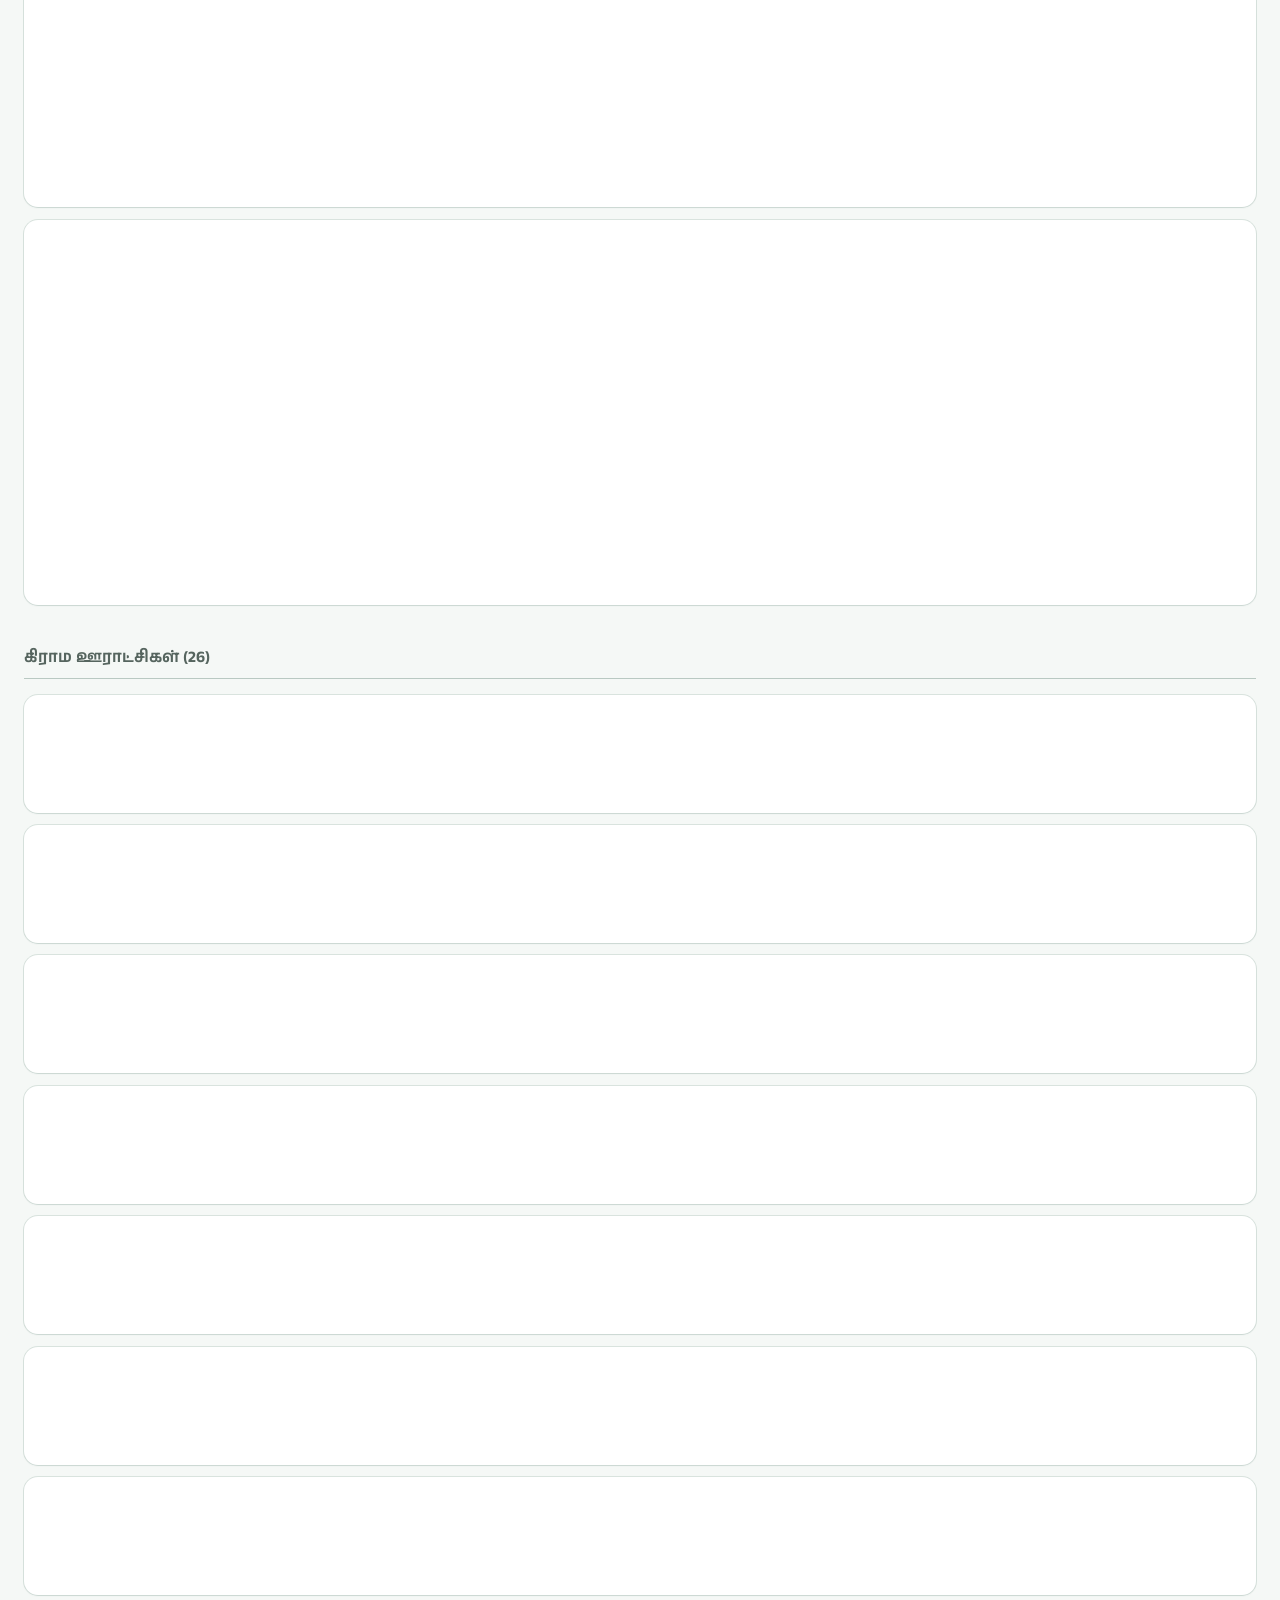
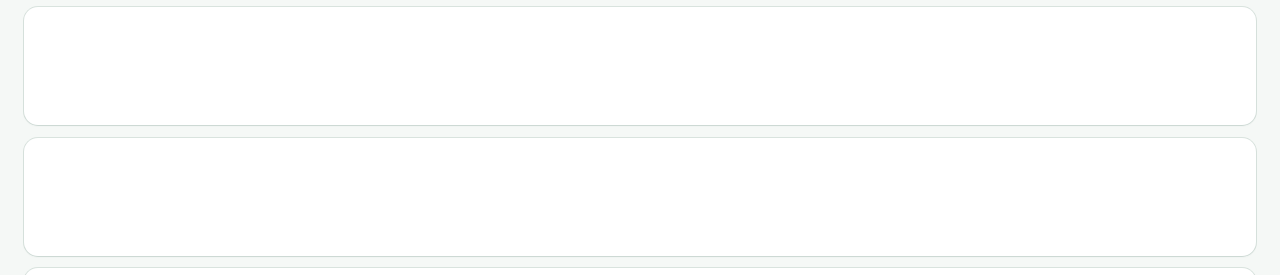
<file: panchayats.html>
<!DOCTYPE html>
<html lang="ta">
<head>
<meta charset="utf-8">
<meta name="viewport" content="width=device-width, initial-scale=1">
<title>உங்கள் ஊர் பிரச்சினைகள் — அம்பாசமுத்திரம் தொகுதி | Panchayat Issues, AC-225</title>
<meta name="description" content="அம்பாசமுத்திரம் தொகுதியில் 35 நகராட்சி, பேரூராட்சி மற்றும் கிராம ஊராட்சிகளின் 467 களப் பிரச்சினைகள் — குடிநீர், சாலை, வடிகால், விவசாயம், தெருவிளக்கு, கல்வி வாரியாக. Searchable record of 467 documented civic issues across 35 local bodies in the Ambasamudram constituency, Tirunelveli.">
<link rel="canonical" href="https://nellaijohnmuthu.com/panchayats.html">
<meta name="theme-color" content="#0B3B32">
<meta property="og:type" content="website">
<meta property="og:site_name" content="Nellai John Muthu">
<meta property="og:locale" content="ta_IN">
<meta property="og:title" content="உங்கள் ஊர் பிரச்சினைகள் — அம்பாசமுத்திரம் தொகுதி">
<meta property="og:description" content="35 ஊராட்சிகள். 467 பதிவுகள். உங்கள் ஊரைத் தேடுங்கள்.">
<meta property="og:url" content="https://nellaijohnmuthu.com/panchayats.html">
<meta property="og:image" content="https://nellaijohnmuthu.com/og.jpg">
<meta name="twitter:card" content="summary_large_image">
<meta name="twitter:creator" content="@Nellaijohnmuthu">
<link rel="preconnect" href="https://fonts.googleapis.com">
<link rel="preconnect" href="https://fonts.gstatic.com" crossorigin>
<link href="https://fonts.googleapis.com/css2?family=Anek+Tamil:wght@300..700&family=Inter:wght@400;500;600;700&display=swap" rel="stylesheet">
<link rel="stylesheet" href="/style.css">
<script type="application/ld+json">
{"@context":"https://schema.org","@type":"Dataset","name":"அம்பாசமுத்திரம் தொகுதி ஊராட்சி வாரியான களப் பிரச்சினைகள்",
"description":"Documented civic issues across 35 local bodies in the Ambasamudram assembly constituency (AC-225), Tirunelveli district, Tamil Nadu.",
"inLanguage":"ta","dateModified":"2026-08-31","temporalCoverage":"2021/2026",
"creator":{"@type":"Person","name":"Nellai John Muthu","url":"https://nellaijohnmuthu.com/","sameAs":["https://www.instagram.com/nellai_john_muthu", "https://www.facebook.com/nellaijohnmuthu", "https://x.com/Nellaijohnmuthu", "https://www.youtube.com/@NellaiJohnMuthu"]},
"spatialCoverage":"Ambasamudram constituency, Tirunelveli district, Tamil Nadu, India"}
</script>
</head>
<body>
<a class="skip" href="#main">உள்ளடக்கத்திற்குச் செல்</a>
<header class="site-head">
  <div class="wrap">
    <a class="brand" href="/"><b>நெல்லை ஜான் முத்து</b><small>NELLAI JOHN MUTHU</small></a>
    <button class="menu-btn" id="menuBtn" aria-expanded="false" aria-controls="mainnav" aria-label="பட்டியலைத் திற"><span></span><span></span><span></span></button>
    <nav class="site-nav" id="mainnav" aria-label="முதன்மை">
      <a href="/">முகப்பு</a>
      <a href="/panchayats.html" aria-current="page">உங்கள் ஊர்</a>
      <a href="/work.html">பணிப் பதிவு</a>
      <a href="/help.html">மனு உதவி</a>
      <a href="/about.html">என்னைப் பற்றி</a>
      <a class="m-only" href="tel:+918610296021"><svg viewBox="0 0 24 24" aria-hidden="true"><path d="M6.6 10.8c1.4 2.8 3.8 5.1 6.6 6.6l2.2-2.2c.3-.3.7-.4 1-.2 1.1.4 2.4.6 3.6.6.6 0 1 .4 1 1V20c0 .6-.4 1-1 1C10.6 21 3 13.4 3 4c0-.6.4-1 1-1h3.5c.6 0 1 .4 1 1 0 1.3.2 2.5.6 3.6.1.4 0 .8-.2 1l-2.3 2.2z"/></svg> +91 86102 96021</a>
      <div class="m-social"><a href="https://www.instagram.com/nellai_john_muthu" target="_blank" rel="me noopener noreferrer" aria-label="Instagram — Nellai John Muthu"><svg viewBox="0 0 24 24" aria-hidden="true"><path d="M12 2.2c3.2 0 3.6 0 4.9.1 1.2.1 1.8.2 2.2.4.6.2 1 .5 1.4.9.4.4.7.8.9 1.4.2.4.4 1 .4 2.2.1 1.3.1 1.7.1 4.9s0 3.6-.1 4.9c-.1 1.2-.2 1.8-.4 2.2-.2.6-.5 1-.9 1.4-.4.4-.8.7-1.4.9-.4.2-1 .4-2.2.4-1.3.1-1.7.1-4.9.1s-3.6 0-4.9-.1c-1.2-.1-1.8-.2-2.2-.4-.6-.2-1-.5-1.4-.9-.4-.4-.7-.8-.9-1.4-.2-.4-.4-1-.4-2.2C2.2 15.6 2.2 15.2 2.2 12s0-3.6.1-4.9c.1-1.2.2-1.8.4-2.2.2-.6.5-1 .9-1.4.4-.4.8-.7 1.4-.9.4-.2 1-.4 2.2-.4C8.4 2.2 8.8 2.2 12 2.2zm0 3.1A6.7 6.7 0 1 0 18.7 12 6.7 6.7 0 0 0 12 5.3zm0 11a4.3 4.3 0 1 1 4.3-4.3 4.3 4.3 0 0 1-4.3 4.3zm6.9-11.2a1.6 1.6 0 1 1-1.6-1.6 1.6 1.6 0 0 1 1.6 1.6z"/></svg></a><a href="https://www.facebook.com/nellaijohnmuthu" target="_blank" rel="me noopener noreferrer" aria-label="Facebook — Nellai John Muthu"><svg viewBox="0 0 24 24" aria-hidden="true"><path d="M22 12a10 10 0 1 0-11.6 9.9v-7H7.9V12h2.5V9.8c0-2.5 1.5-3.9 3.8-3.9 1.1 0 2.2.2 2.2.2v2.5h-1.3c-1.2 0-1.6.8-1.6 1.6V12h2.8l-.4 2.9h-2.4v7A10 10 0 0 0 22 12z"/></svg></a><a href="https://x.com/Nellaijohnmuthu" target="_blank" rel="me noopener noreferrer" aria-label="X — Nellai John Muthu"><svg viewBox="0 0 24 24" aria-hidden="true"><path d="M17.5 3h3.1l-6.8 7.8L21.8 21h-6.3l-4.9-6.4L4.9 21H1.8l7.3-8.3L2.2 3h6.4l4.5 5.9zm-1.1 16.2h1.7L7.7 4.7H5.9z"/></svg></a><a href="https://www.youtube.com/@NellaiJohnMuthu" target="_blank" rel="me noopener noreferrer" aria-label="YouTube — Nellai John Muthu"><svg viewBox="0 0 24 24" aria-hidden="true"><path d="M21.6 7.2s-.2-1.4-.8-2c-.8-.8-1.6-.8-2-.9C16 4.1 12 4.1 12 4.1s-4 0-6.8.2c-.4.1-1.2.1-2 .9-.6.6-.8 2-.8 2S2.2 8.8 2.2 10.5v1.6c0 1.6.2 3.3.2 3.3s.2 1.4.8 2c.8.8 1.8.8 2.2.9 1.6.1 6.8.2 6.8.2s4 0 6.8-.2c.4-.1 1.2-.1 2-.9.6-.6.8-2 .8-2s.2-1.6.2-3.3v-1.6c0-1.6-.2-3.3-.2-3.3zM9.9 14.2V8.6l5.2 2.8z"/></svg></a></div>
    </nav>
    <div class="head-social"><a href="https://www.instagram.com/nellai_john_muthu" target="_blank" rel="me noopener noreferrer" aria-label="Instagram — Nellai John Muthu"><svg viewBox="0 0 24 24" aria-hidden="true"><path d="M12 2.2c3.2 0 3.6 0 4.9.1 1.2.1 1.8.2 2.2.4.6.2 1 .5 1.4.9.4.4.7.8.9 1.4.2.4.4 1 .4 2.2.1 1.3.1 1.7.1 4.9s0 3.6-.1 4.9c-.1 1.2-.2 1.8-.4 2.2-.2.6-.5 1-.9 1.4-.4.4-.8.7-1.4.9-.4.2-1 .4-2.2.4-1.3.1-1.7.1-4.9.1s-3.6 0-4.9-.1c-1.2-.1-1.8-.2-2.2-.4-.6-.2-1-.5-1.4-.9-.4-.4-.7-.8-.9-1.4-.2-.4-.4-1-.4-2.2C2.2 15.6 2.2 15.2 2.2 12s0-3.6.1-4.9c.1-1.2.2-1.8.4-2.2.2-.6.5-1 .9-1.4.4-.4.8-.7 1.4-.9.4-.2 1-.4 2.2-.4C8.4 2.2 8.8 2.2 12 2.2zm0 3.1A6.7 6.7 0 1 0 18.7 12 6.7 6.7 0 0 0 12 5.3zm0 11a4.3 4.3 0 1 1 4.3-4.3 4.3 4.3 0 0 1-4.3 4.3zm6.9-11.2a1.6 1.6 0 1 1-1.6-1.6 1.6 1.6 0 0 1 1.6 1.6z"/></svg></a><a href="https://www.facebook.com/nellaijohnmuthu" target="_blank" rel="me noopener noreferrer" aria-label="Facebook — Nellai John Muthu"><svg viewBox="0 0 24 24" aria-hidden="true"><path d="M22 12a10 10 0 1 0-11.6 9.9v-7H7.9V12h2.5V9.8c0-2.5 1.5-3.9 3.8-3.9 1.1 0 2.2.2 2.2.2v2.5h-1.3c-1.2 0-1.6.8-1.6 1.6V12h2.8l-.4 2.9h-2.4v7A10 10 0 0 0 22 12z"/></svg></a><a href="https://x.com/Nellaijohnmuthu" target="_blank" rel="me noopener noreferrer" aria-label="X — Nellai John Muthu"><svg viewBox="0 0 24 24" aria-hidden="true"><path d="M17.5 3h3.1l-6.8 7.8L21.8 21h-6.3l-4.9-6.4L4.9 21H1.8l7.3-8.3L2.2 3h6.4l4.5 5.9zm-1.1 16.2h1.7L7.7 4.7H5.9z"/></svg></a><a href="https://www.youtube.com/@NellaiJohnMuthu" target="_blank" rel="me noopener noreferrer" aria-label="YouTube — Nellai John Muthu"><svg viewBox="0 0 24 24" aria-hidden="true"><path d="M21.6 7.2s-.2-1.4-.8-2c-.8-.8-1.6-.8-2-.9C16 4.1 12 4.1 12 4.1s-4 0-6.8.2c-.4.1-1.2.1-2 .9-.6.6-.8 2-.8 2S2.2 8.8 2.2 10.5v1.6c0 1.6.2 3.3.2 3.3s.2 1.4.8 2c.8.8 1.8.8 2.2.9 1.6.1 6.8.2 6.8.2s4 0 6.8-.2c.4-.1 1.2-.1 2-.9.6-.6.8-2 .8-2s.2-1.6.2-3.3v-1.6c0-1.6-.2-3.3-.2-3.3zM9.9 14.2V8.6l5.2 2.8z"/></svg></a></div>
    <a class="head-cta" href="https://wa.me/918610296021" target="_blank" rel="noopener noreferrer"><svg viewBox="0 0 24 24" aria-hidden="true"><path d="M12 2a10 10 0 0 0-8.6 15l-1.3 4.7 4.8-1.3A10 10 0 1 0 12 2zm5.3 14c-.2.6-1.3 1.2-1.8 1.2-.5.1-1 .1-1.7-.1-.4-.1-.9-.3-1.5-.6a11 11 0 0 1-4.3-3.9c-.5-.7-.8-1.5-.8-2.2 0-.7.3-1.3.6-1.6.2-.2.4-.3.6-.3h.5c.2 0 .4 0 .6.4l.8 1.9c0 .2 0 .3-.1.5l-.4.5c-.1.1-.2.3-.1.5.3.5.7 1.1 1.3 1.6.7.6 1.3.9 1.6 1 .2.1.4.1.5-.1l.7-.8c.2-.2.3-.2.5-.1l1.8.9c.2.1.3.2.4.3 0 .2 0 .6-.2 1.1z"/></svg> WhatsApp</a>
  </div>
</header>
<main id="main">

<section class="hero hero-compact">
  <div class="wrap">
    <p class="eyebrow ta">அம்பாசமுத்திரம் தொகுதி · தொகுதி எண் 225</p>
    <h1 class="ta">உங்கள் ஊரில் என்ன நிலுவையில்?</h1>
    <p class="sub ta">35 உள்ளாட்சி அமைப்புகள் · 467 பதிவுகள் · ஊரின் பெயரைத் தமிழிலோ ஆங்கிலத்திலோ தட்டச்சு செய்யலாம்.</p>
  </div>
</section>

<section>
  <div class="wrap">
    <div class="filter-panel">
      <div class="searchbox on-light" style="margin-top:0;max-width:38rem">
        <label for="q" class="ta">ஊர், தெரு அல்லது பிரச்சினையைத் தேடுங்கள்</label>
        <div class="field">
          <svg viewBox="0 0 24 24" aria-hidden="true"><path d="M15.5 14h-.8l-.3-.3a6.5 6.5 0 1 0-.7.7l.3.3v.8l5 5 1.5-1.5-5-5zm-6 0a4.5 4.5 0 1 1 4.5-4.5A4.5 4.5 0 0 1 9.5 14z"/></svg>
          <input id="q" type="search" placeholder="புதுக்குடி · pudukudi · குடிநீர் · வடிகால்" autocomplete="off" enterkeyhint="search">
        </div>
      </div>
      <div class="filters" role="group" aria-label="உள்ளாட்சி வகை">
        <button class="chip" data-f="all" aria-pressed="true">அனைத்தும்</button>
        <button class="chip" data-f="நகராட்சி" aria-pressed="false">நகராட்சி</button>
        <button class="chip" data-f="பேரூராட்சி" aria-pressed="false">பேரூராட்சி</button>
        <button class="chip" data-f="ஊராட்சி" aria-pressed="false">கிராம ஊராட்சி</button>
      </div>
      <div class="filters cat-filters" role="group" aria-label="பிரச்சினை வகை">
        <button class="chip cat-chip" data-c="road" aria-pressed="false">சாலை<b>119</b></button>
        <button class="chip cat-chip" data-c="water" aria-pressed="false">குடிநீர்<b>86</b></button>
        <button class="chip cat-chip" data-c="drain" aria-pressed="false">வடிகால்<b>71</b></button>
        <button class="chip cat-chip" data-c="other" aria-pressed="false">பிற பிரச்சினைகள்<b>61</b></button>
        <button class="chip cat-chip" data-c="agri" aria-pressed="false">விவசாயம்<b>44</b></button>
        <button class="chip cat-chip" data-c="admin" aria-pressed="false">நிர்வாகம்<b>33</b></button>
        <button class="chip cat-chip" data-c="light" aria-pressed="false">மின்சாரம்<b>21</b></button>
        <button class="chip cat-chip" data-c="health" aria-pressed="false">கல்வி<b>19</b></button>
        <button class="chip cat-chip" data-c="env" aria-pressed="false">சுற்றுச்சூழல்<b>13</b></button>
      </div>
      <p class="result-note"><span id="note"></span> <button class="clearbtn" id="clear" hidden>வடிகட்டியை நீக்கு</button></p>
    </div>

    <div id="list">
      <div class="lb-group" data-group="நகராட்சி">
        <h3>நகராட்சிகள் (2)</h3>
        <div class="lb-list">
        <details class="lb" id="vikramasingapuram" data-type="நகராட்சி" data-alias="viggiramasinggapuram vikiramasingkapuram vikkiramasingkapuram vikramasingapuram vikramasingapura vk puram">
          <summary>
            <span class="row"><span class="n">விக்கிரமசிங்கபுரம் நகராட்சி</span><span class="badge">43 பதிவு</span></span>
            <span class="minicats"><button class="minicat" data-c="water">குடிநீர் 15</button><button class="minicat" data-c="drain">வடிகால் 11</button><button class="minicat" data-c="road">சாலை 6</button><button class="minicat" data-c="admin">நிர்வாகம் 5</button><button class="minicat" data-c="other">பிற பிரச்சினைகள் 4</button><button class="minicat" data-c="health">கல்வி 1</button><button class="minicat" data-c="agri">விவசாயம் 1</button></span>
          </summary>
          <div class="lb-body">
            <p class="sharerow"><button class="sharebtn" data-slug="vikramasingapuram" data-name="விக்கிரமசிங்கபுரம் நகராட்சி">இந்தப் பட்டியலைப் பகிர</button></p>
            <div class="cat" data-c="water">
              <h4>குடிநீர்</h4>
              <ul>
              <li data-c="water">குடிநீர் முரண்பாடு: குடிநீர்ப் பக்கத்தில் 90 LPCD மற்றும் 48% இணைப்புகள் எனக் குறிக்கப்பட்டுள்ளது; ஆனால் பொது வெளிப்படுத்தல் (Public Disclosure) பக்கத்தில் 96 LPCD மற்றும் 100% பாதுகாக்கப்பட்ட குடிநீர் என முரண்பாடாக உள்ளது</li>
              <li data-c="water">நிர்வாகத் தொடர்புகள்: ஆணையர் (04634-220343), குடிநீர் பிரிவு , சுகாதாரம்/SWM , சாலை/வடிகால்/விளக்குகள் . நிதிநிலை அறிக்கைகள் 2021-22 வரை மட்டுமே பொதுவெளியில் கிடைக்கின்றன</li>
              <li data-c="water">AMRUT சாலை சீரமைப்பு: AMRUT 2.0 குடிநீர் திட்டத்திற்காகத் தோண்டப்பட்ட சாலைகளைச் சீரமைக்க கவுன்சில் ஆவணத்தில் மதிப்பீடுகள் கூறப்பட்டுள்ளன. வார்டுகள் 1-11 வரை pipe laying சீரமைப்பிற்கும், வார்டுகள் 12-21 வரை சாலை மற்றும் வடிகால் மட்டச் சீரமைப்பிற்கும் தலா சுமார் ₹10 லட்சம் மதிப்பீடு விவாதிக்கப்பட்டுள்ளது</li>
              <li data-c="water">சேதமடைந்த வடிகால்கள் (Damaged Drains): வார்டு 4, 6, 7, 12, 18, 19 மற்றும் 21 ஆகிய 7 வார்டுகளில் குடிநீர் திட்டப் பணிகளின் போது வடிகால்கள் சேதமடைந்ததாகவும், அதனைச் சீரமைக்க சுமார் ₹9 லட்சம் மதிப்பீடு கோரப்பட்டதாகவும் கவுன்சில் ஆவணம் தெரிவிக்கிறது</li>
              <li data-c="water">பணியாளர் பற்றாக்குறை (Manpower): பொதிகையடி குடிநீர் விநியோக அமைப்பின் மூலம் 21 வார்டுகளுக்கும் தண்ணீர் திறக்கப் போதுமான வால்வு ஆப்பரேட்டர்கள் இல்லை என கவுன்சில் ஆவணத்தில் பதிவாகியுள்ளது</li>
              <li data-c="water">வால்வு மாற்றுதல் (Damaged Valves): பழுதடைந்த வால்வுகளை மாற்றி புதிய Sluice valve பொருத்துவதற்காக ஜூலை 2026-ல் சுமார் ₹3 லட்சம் மதிப்பீட்டில் டெண்டர் வெளியிடப்பட்டது</li>
              <li data-c="water">AMRUT ஒட்டுமொத்த திட்டம் மற்றும் விடுபட்ட பகுதிகள்: ₹32.461 கோடி மதிப்பிலான AMRUT குடிநீர் திட்ட ஒப்பந்தம் வழங்கப்பட்டுள்ளது. இதில் விடுபட்ட பகுதிகளுக்கு (Omitted Area) விநியோகக் குழாய்கள் அமைக்க சுமார் ₹38.6 லட்சம் மதிப்பீட்டில் தனியாக ஒப்பந்தம் வழங்கப்பட்டுள்ளது</li>
              <li data-c="water">வார்டு 1-10 மற்றும் பொதிகையடி உள்கட்டமைப்பு: வார்டுகள் 1 முதல் 10 வரை குடிநீர் குழாய் பழுதுநீக்க ₹15 லட்சத்திற்கும், பொதிகையடி WTP அத்தியாவசியப் பொருட்களுக்கு ₹99.50 லட்சத்திற்கும் டெண்டர்கள் Award Pending நிலையில் உள்ளன</li>
              <li data-c="water">நுண்-உள்ளூர் குடிநீர்/பம்ப் பணிகள் (Micro-level Works)</li>
              <li data-c="water">பாபநாசம் மெயின் ரோடு நகர்ப்புற ஆரம்ப சுகாதார நிலையம் (Urban Wellness Centre) - தண்ணீர்/போர்வெல் அமைக்கும் ஒப்பந்தம் (பிப்ரவரி 2026)</li>
              <li data-c="water">ஆனவன்குடியிருப்பு, மாடத்தம்மன்/மேட்டுத்தங்கம்மன் கோவில் மற்றும் அருணாசலபுரம் சமுதாய நலக்கூடங்களுக்கு குடிநீர் குழாய் வசதி</li>
              <li data-c="water">வார்டு 17 வைத்தியலிங்கபுரம் - பேனல் ரூம் மற்றும் புதிய சப்மெர்சிபிள் பம்ப் ஒப்பந்தம்</li>
              <li data-c="water">ஐயனார்குளம், கருத்தாப்பிள்ளையூர், அருணாசலபுரம் - போர்வெல் ஃப்ளஷிங் மற்றும் மினி-பம்ப் பராமரிப்பு (₹2.50 லட்சம் டெண்டர்)</li>
              <li data-c="water">த்ரீ லாம்ப் (Three Lamp) பகுதி - 28 செப்டம்பர் 2025 அன்று பதிவான குடிநீர் குழாய் உடைப்பு புகார் (#59590). (குறிப்பு: மேலக்கொட்டாரம் (வார்டு 14) தண்ணீர் விநியோக நேரம் தொடர்பான 2023-ன் புகார் மாலை 5-8 மணி என தீர்க்கப்பட்டதால் அது தவிர்க்கப்பட்டுள்ளது)</li>
              <li data-c="water">காரையார், சேர்வலார், லோயர் கேம்ப் (Forest Settlements): குடிநீர், கழிப்பறை, தெருவிளக்கு, மொபைல் சிக்னல், மற்றும் பேருந்து வசதிகள் மறுக்கப்படுவதாக 130 வனப்பகுதி குடும்பங்கள் புகார் அளித்ததாக ஜனவரி 2025 NIE செய்தி பதிவு செய்துள்ளது. 29 மே 2026 உச்ச நீதிமன்ற ஆவணத்தின்படி 99 குடும்பங்களின் மறுவாழ்வு மற்றும் 21 இலவச பட்டாக்கள் தொடர்பான வழக்குகள் நிலுவையில் உள்ளன</li>
              </ul>
            </div>
            <div class="cat" data-c="drain">
              <h4>வடிகால் &amp; கழிவு</h4>
              <ul>
              <li data-c="drain">வடிகால் (SWD) மற்றும் தெருவிளக்குகள்: 133.40 கி.மீ திறந்த வடிகால்கள் மற்றும் 12.15 கி.மீ மூடிய வடிகால்கள் என மொத்தம் 145.555 கி.மீ மழைநீர் வடிகால்கள் உள்ளன (மலைப்பகுதி நீர்வரத்து மற்றும் வண்டல் மண் அபாயம் உள்ளதாக நகராட்சியே குறிப்பிட்டுள்ளது). தெருவிளக்குகள் எண்ணிக்கை 1,413 முதல் 1,826 வரை வெவ்வேறு ஆவணங்களில் முரண்பாடாகப் பதிவாகியுள்ளது</li>
              <li data-c="drain">₹1.95 கோடி அபராதப் பதிவு: 13 ஜூலை 2026 அன்று தினமலர் வெளியிட்ட செய்தியின்படி, திடக்கழிவு மேலாண்மை விதிகளைப் பின்பற்றாததால் விக்கிரமசிங்கபுரம் நகராட்சிக்கு ₹1.95 கோடி அபராதம் விதிக்கப்பட்டதாகத் தெரிவிக்கப்பட்டுள்ளது. இது ஒட்டுமொத்த நகராட்சியின் சுற்றுச்சூழல் இணக்கம் தொடர்பான மிகப் பெரிய கட்டமைப்புப் பிரச்சினையாகும்</li>
              <li data-c="drain">4 MLD கழிவுநீர் சுத்திகரிப்பு நிலையம் (STP): 29 அக்டோபர் 2025 அன்று, 4 MLD கொள்ளளவு கொண்ட STP அமைக்க டெண்டர் வெளியிடப்பட்டது (Tender ID: 2025_MAWS_618138_1, Ref: 997/2023/E1). திட்ட மதிப்பு ₹8,09,24,681</li>
              <li data-c="drain">கழிவுநீர் ஆற்றில் கலக்கும் இடங்கள் (Outfalls): 24 செப்டம்பர் 2021 அன்று TNPCB/NGT எடுத்த மாதிரிகளின்படி, 12 இடங்களில் கழிவுநீர் ஆற்றில் கலப்பது நிரூபிக்கப்பட்டது (TSS 30-2,020, BOD 14.1-846, fecal coliform 1,600-21,000 அளவுகளில் இருந்தன)</li>
              <li data-c="drain">கசடு கழிவு (FSTP) மற்றும் I&amp;D: தேசிய கங்கை தூய்மை மிஷன் ஆவணத்தின்படி, 0.03 MLD கொள்ளளவு கொண்ட FSTP-ல் 0.020 MLD மட்டுமே பயன்படுத்தப்படுகிறது. 2025-ஆம் ஆண்டில் கழிவுநீர் மாற்றுப்பாதை (Interception &amp; Diversion of drains) அமைப்பதற்காக சுமார் ₹6.13 கோடி மதிப்பீட்டில் டெண்டர் பதிவாகியுள்ளது</li>
              <li data-c="drain">குறிப்பிட்ட வடிகால் திட்டங்கள் (SWD Tenders)</li>
              <li data-c="drain">வார்டு 4 கட்டப்புளி மேல/சேரி மெயின், வார்டு 5 காந்திபுரம், வார்டு 19 ராமலிங்கபுரம் வடக்கு வடிகால் பணிகளுக்கு ₹18.38 லட்சம் டெண்டர் (ID: 2024_MAWS_480878_1)</li>
              <li data-c="drain">வார்டு 18 சன்னதி தெரு வடிகால் பணிக்கு ₹67 லட்சம் டெண்டர் (Ref: 165/2025/E1)</li>
              <li data-c="drain">சிவகணபுரம் / எரிகல்பாறை / ராமலிங்கபுரம் / மீனாட்சிபுரம் / அகஸ்தியர்புரம் பகுதிகளின் வடிகால் பணிகளுக்கு ₹82 லட்சம் டெண்டர் (ID: 2025_MAWS_578496_1)</li>
              <li data-c="drain">தூய்மைப் பணியாளர்கள் மற்றும் டெங்கு ஒழிப்பு: 2025-26-ல் துப்புரவுப் பணியாளர்களுக்கு 30 மாத ஒப்பந்த ஊதியம் நிலுவை/சலுகைகள் மற்றும் PF வழங்கப்படவில்லை குறித்த குற்றச்சாட்டுகள் பதிவாகியுள்ளன. டெங்கு (DBC) ஒழிப்புப் பணிகளுக்காக 365 நாட்களுக்கு ₹77.5 லட்சம் டெண்டர் கோரப்பட்டது. பணியாளர்களுக்கு உணவு வழங்க 3 ஆண்டு காலத்திற்கு ₹183.74 லட்சம் மதிப்பீட்டில் தனி டெண்டர்</li>
              <li data-c="drain">பள்ளிகள் மற்றும் சமுதாய நலக்கூடங்கள்: வார்டு 1 சமுதாய நலக்கூடத்தில் கழிப்பறை கட்ட ₹6 லட்சம் முன்மொழிவு. டானா மெயின் ரோடு அங்கன்வாடி மையத்தை இடித்துப் புதிதாகக் கட்ட ₹16.5 லட்சம் டெண்டர். லோயர் கேம்ப் மற்றும் சன்னதி தெரு நகராட்சி நடுநிலைப் பள்ளிகளில் Three-phase மின்சார உள்கட்டமைப்பு ஒப்பந்தங்கள். ஐயனார்குளம் காலை உணவுத் திட்டப் பொதுச் சமையலறைக்கு 14 ஆகஸ்ட் 2026 அன்று புதிய டெண்டர் திறக்கப்பட்டது</li>
              </ul>
            </div>
            <div class="cat" data-c="road">
              <h4>சாலை &amp; போக்குவரத்து</h4>
              <ul>
              <li data-c="road">சாலைகள் முரண்பாடு: நகராட்சியின் அதிகாரப்பூர்வப் பக்கத்தில் மொத்த சாலைகளின் நீளம் 66.80 கி.மீ என உள்ளது; ஆனால் பட்டியலிடப்பட்டுள்ள சிமெண்ட் (30.680 கி.மீ) மற்றும் தார் (32.860 கி.மீ) சாலைகளின் கூட்டுத்தொகை 63.540 கி.மீ மட்டுமே (3.26 கி.மீ வித்தியாசம்)</li>
              <li data-c="road">குழிகள் மற்றும் பேட்ச் சீரமைப்பு (Potholes Restoration): நகராட்சியின் தார் (BT) மற்றும் சிமெண்ட் (CC) சாலைகளில் உள்ள குழிகளைச் சீரமைக்க ₹5 லட்சம் மதிப்பீட்டில் டெண்டர் கோரப்பட்டது (Tender ID: 2025_MAWS_626732_1, Date: 27 நவம்பர் 2025)</li>
              <li data-c="road">வார்டு 16 பசுக்கிடைவிளை சாலை சிறுபாலம் (Culvert) அமைக்க ₹6 லட்சம் மதிப்பீட்டில் டெண்டர்</li>
              <li data-c="road">கரடி நடமாட்டம் (Human-Wildlife Conflict): விக்கிரமசிங்கபுரம் மலை அடிவாரப் பகுதிகளில் கரடிகள் நடமாட்டம் ஒரு தொடர் பொதுப் பாதுகாப்புப் பிரச்சினையாகப் பதிவாகியுள்ளது. ஜூன் 2024 முதல் ஜூன் 2025 வரை ஆனவன்குடியிருப்பு; அக்டோபர் 2025-ல் மேட்டுத் தங்கம்மன்/முத்துமாரியம்மன் கோவில் தெருக்கள்; நவம்பர் 2025-ல் தட்டான்பட்டி-கோட்டைவிளைப்பட்டி (முதியவர் மீது தாக்குதல்); ஜனவரி 2026-ல் பசுக்கிடைவிளை-காமராஜர் நகர் மற்றும் மங்கம்மா சாலை பகுதிகளில் கரடிகள் நடமாடியதாக செய்திகள் ஆவணப்படுத்தப்பட்டுள்ளன</li>
              <li data-c="road">சின்ன மயிலார் காணி - பாலம் மற்றும் விளக்குகள்: மரப்பாலம் சேதமடைந்ததால், 125m இரும்புப் பாலம் அமைக்க ₹99 லட்சம் திருத்திய மதிப்பீட்டிற்கு அனுமதி கோரப்பட்டது (Award Pending). ஜூலை 2026-ல் புதிய 20W LED தெருவிளக்குகள் அமைக்க ₹1.40 லட்சம் மதிப்பீட்டில் டெண்டர் வெளியிடப்பட்டது. மேலும், பேரிடர் தகவல் தொடர்புக்காக BSNL டவர் அமைக்கும் நடவடிக்கையும் பதிவாகியுள்ளது</li>
              <li data-c="road">போக்குவரத்து / சத்தம்: ஐயனார்குளம்-கோட்டைவிளைப்பட்டி/இருதயகுளம் சாலை மோசமான நிலையில் உள்ளதாக 27.06.2024 அன்று உயர் நீதிமன்ற வழிகாட்டுதல். மெயின் ரோடு சிவா ஸ்டீல் பர்னிச்சர் நிறுவனத்தின் அதிக சத்தம் தொடர்பான வழக்கில் 10.06.2026 அன்று இறுதி உத்தரவு (D.No.325H/1). ESI மருத்துவமனை சாலையில் மாடுகள் நடமாட்டம்/விபத்து குறித்து 10.05.2026 அன்று புகார்</li>
              </ul>
            </div>
            <div class="cat" data-c="admin">
              <h4>நிர்வாகம் &amp; நிலம்</h4>
              <ul>
              <li data-c="admin">பரப்பளவு மற்றும் மக்கள்தொகை: விக்கிரமசிங்கபுரம் நகராட்சி 21 வார்டுகளையும், 38.64 சதுர கிலோமீட்டர் பரப்பளவையும் கொண்டுள்ளது. 2011 கணக்கெடுப்பின்படி மக்கள்தொகை 47,241 (ஆண் 22,955 / பெண் 24,286) ஆகும்</li>
              <li data-c="admin">வாக்காளர் தரவு முரண்பாடு: நகராட்சியின் பழைய வார்டு பக்கத்தில் வாக்காளர் எண்ணிக்கை 37,542 எனக் காட்டுகிறது. ஆனால் AC225 Parts 1 முதல் 53 வரையிலான சாவடிகளின் கூட்டுத்தொகை 37,891 ஆக உள்ளது; இதில் 349 வாக்குகள் முரண்படுகின்றன</li>
              <li data-c="admin">வார்டு 4 பொதுக் கிணறு தூர்வாருதல் - ₹3.75 லட்சம் டெண்டர் (ID: 2024_MAWS_515352_1)</li>
              <li data-c="admin">நகர்மன்றக் கூட்டப் புகார்கள்: 2025 ஜனவரி விக்கிரமசிங்கபுரம் நகர்மன்றக் கூட்டத்தில் அடிப்படை வசதிகள் நடைபெறவில்லை என்றும், எம்.எல்.ஏ தொகுதி மேம்பாட்டு நிதியில் முறைகேடுகள் நடப்பதாகவும் கூறி அதிமுக மற்றும் திமுக கவுன்சிலர்கள் வெளிநடப்பு செய்ததாக தினமணி செய்தி பதிவு செய்துள்ளது. இதுதவிர 26.02.2026 அன்றும் புகார்கள் முன்வைக்கப்பட்டுள்ளன</li>
              <li data-c="admin">தெரு வியாபாரிகள் (Street Vendors): நகர விற்பனைக்குழு (Town Vending Committee) அமைக்கப்பட்டாலும், விற்பனை மண்டலங்கள் (Vending/non-vending zones) இன்னும் இறுதி செய்யப்படவில்லை (ஜூலை 2025 பதிவு)</li>
              </ul>
            </div>
            <div class="cat" data-c="other">
              <h4>பிற பிரச்சினைகள்</h4>
              <ul>
              <li data-c="other">தாமிரபரணியில் கழிவுகள் வீசுதல்: பாபநாசம் தாமிரபரணி பகுதியில் தொடர்ந்து துணி மற்றும் பிளாஸ்டிக் கழிவுகள் வீசப்படுவது ஆவணப்படுத்தப்பட்டுள்ளது</li>
              <li data-c="other">அபராதம் மற்றும் தொடர் நடவடிக்கை: 26 மே 2026 தேதியிட்ட Times of India செய்தியின்படி, ஆற்றில் கழிவு வீசியவர்களிடமிருந்து ₹26,000 அபராதம் வசூலிக்கப்பட்டது. மே 18, 2026 அன்று திருநெல்வேலி மாவட்ட ஆட்சியர் இதை நேரில் ஆய்வு செய்துள்ளார்</li>
              <li data-c="other">120 டன் கழிவுகள் அகற்றம் (2025): ஜூன் 2025-ல் நடந்த 21 நாள் தூய்மைப் பணியில் 93.8 டன் ஈரத் துணிகள், 4,540 கிலோ பிளாஸ்டிக் உள்ளிட்ட 120 டனுக்கும் அதிகமான கழிவுகள் பாபநாசம் தாமிரபரணி பகுதியிலிருந்து அகற்றப்பட்டன. இது ஒரு தொடரும் (Recurring) பிரச்சினையாகப் பதிவாகியுள்ளது</li>
              <li data-c="other">வார்டு 19 மீனாட்சிபுரம் - சின்டெக்ஸ் டேங்க் பராமரிப்பு</li>
              </ul>
            </div>
            <div class="cat" data-c="health">
              <h4>கல்வி &amp; சுகாதாரம்</h4>
              <ul>
              <li data-c="health">தெருநாய்கள் மற்றும் ABC மையம்: 2026-ல் Animal Birth Control (ABC) மையம் கட்ட ₹46 லட்சம் மதிப்பீட்டிலும், மருத்துவ உபகரணங்கள் வாங்க ₹2.5 லட்சத்திற்கும் டெண்டர்கள் பதிவாகியுள்ளன</li>
              </ul>
            </div>
            <div class="cat" data-c="agri">
              <h4>விவசாயம் &amp; நீர்நிலை</h4>
              <ul>
              <li data-c="agri">நில உரிமைப் புகார்கள் (Land/Title Petitions): முத்து நகர், முதலியார்பட்டி, பொதிகையடி, இருதயகுளம் மற்றும் சங்கரபாண்டியபுரம் பகுதிகளில் நில உரிமை/பட்டா தொடர்பான கோரிக்கைகள் மற்றும் சர்ச்சைகள் நிலுவையில் உள்ளன</li>
              </ul>
            </div>
          </div>
        </details>
        <details class="lb" id="ambasamudram" data-type="நகராட்சி" data-alias="ampasamuththiram ampasamuttiram ambasamudram ambai amba">
          <summary>
            <span class="row"><span class="n">அம்பாசமுத்திரம் நகராட்சி</span><span class="badge">15 பதிவு</span></span>
            <span class="minicats"><button class="minicat" data-c="road">சாலை 8</button><button class="minicat" data-c="drain">வடிகால் 7</button></span>
          </summary>
          <div class="lb-body">
            <p class="sharerow"><button class="sharebtn" data-slug="ambasamudram" data-name="அம்பாசமுத்திரம் நகராட்சி">இந்தப் பட்டியலைப் பகிர</button></p>
            <div class="cat" data-c="road">
              <h4>சாலை &amp; போக்குவரத்து</h4>
              <ul>
              <li data-c="road">Package 1: வார்டு 1 மற்றும் 20 ஆகிய பகுதிகளில் 19 தார்ச் சாலைகள். திட்ட மதிப்பு: ₹1.49 கோடி. Tender ID: 2026_MAWS_642031_1, Ref: 346/2025/E1TURIP Pac1</li>
              <li data-c="road">Package 2: வார்டுகள் 2, 3, 4, 5, 10, 11, 16, 18, 21 ஆகிய 9 வார்டுகளை உள்ளடக்கிய 41 தார்ச் சாலைகள். திட்ட மதிப்பு: ₹1.56 கோடி. Tender ID: 2026_MAWS_642070_1. வேலைக்காலம்: 60 நாட்கள்</li>
              <li data-c="road">எரிவாயு தகன மேடை (Crematorium) இல்லாமை: நகராட்சிக்குச் சொந்தமான எரிவாயு தகன மேடையோ / இடுகாடோ இல்லை என இணையதளம் கூறுகிறது. 2023-24 அறிக்கையில் மேல அம்பாசமுத்திரம் - சின்னசங்கரன் கோயில் சாலையில் தகன மேடை அமைக்கும் முன்மொழிவு இருந்தது</li>
              <li data-c="road">புதிய பேருந்து நிலையம்: பாபநாசம் - திருநெல்வேலி நெடுஞ்சாலையில், கரூர் வைஸ்யா வங்கி எதிரில் (வார்டு 10, சர்வே எண்: 370A/12) புதிய பேருந்து நிலையம் அமைக்க ₹3.826 கோடி மதிப்பீட்டில் மார்ச் 2025-ல் டெண்டர் (Tender ID: 2025_MAWS_560728_1, Ref: 65/2025/E1-KNMT Bus stand) கோரப்பட்டது. ஆனால் உயர் நீதிமன்றப் பதிவுகளின்படி (சுபத்ரா SK Vs அரசுச் செயலாளர் வழக்கு) அசல் டெண்டர் திரும்பப் பெறப்பட்டது</li>
              <li data-c="road">மருத்துவமனை பேருந்து வசதி இன்மை: புதிய அரசு மருத்துவமனைக்கு, அம்பை பேருந்து நிலையத்திலிருந்து சரியான பேருந்து வசதி இல்லை என 22 பிப்ரவரி 2026 அன்று புகார் பதிவாகியுள்ளது. நோயாளிகள், முதியவர்கள், கர்ப்பிணிகள் சிரமப்படுகின்றனர்</li>
              <li data-c="road">AVRMV பள்ளி பேருந்து நிழற்குடை: 2026 ஜூன் மாத நகர்மன்றக் கூட்டத்தில், பிரதான சாலையில் உள்ள AVRMV அரசு மகளிர் மேல்நிலைப்பள்ளி எதிர்ப்புறம் உள்ள பயணிகள் பேருந்து நிழற்குடை குறித்து விவாதிக்கப்பட்டுள்ளது</li>
              <li data-c="road">புறவழிச்சாலை சந்திப்புப் பாதுகாப்பு: அம்பை-ஆலங்குளம் மாநில நெடுஞ்சாலைச் சந்திப்பில் (Bypass Junction) Traffic island / Roundabout அமைக்க 15 செப்டம்பர் 2025 தேதியிட்ட கோரிக்கை உள்ளது. பாதுகாப்பு மேம்பாட்டுப் பணிகள் இன்னும் முடிக்கப்படாமல் உள்ளன</li>
              <li data-c="road">தெருவிளக்குகள் மற்றும் சுகாதாரம்: 50 Timer Switch Boxes நிறுவ 19 ஜூன் 2026 அன்று ₹10.50 லட்சம் மதிப்பீட்டில் டெண்டர் (Tender ID: 2026_MAWS_681683_1). வார்டு 4, கோவில் குளத்தில் UPHC அமைக்க 24 ஜூன் 2026 அன்று ₹1.17 கோடி ஒப்பந்தம். வார்டு 5 முடப்பாலம் பிரதான சாலையில் தெருவிளக்கு எரியவில்லை என்ற 23.02.2025 புகார்</li>
              </ul>
            </div>
            <div class="cat" data-c="drain">
              <h4>வடிகால் &amp; கழிவு</h4>
              <ul>
              <li data-c="drain">நீதிமன்ற உத்தரவுகள்: 2024-ஆம் ஆண்டில் மதுரை உயர் நீதிமன்றக் கிளை, தாமிரபரணியில் கழிவுநீர் கலக்கும் இடங்களை அடையாளம் கண்டு தடுக்க உத்தரவிட்டது. 2026 ஜனவரி நீதிமன்ற நடவடிக்கைகளில் அம்பாசமுத்திரம் நகராட்சியின் பணிகள் திருப்திகரமாக இல்லை எனப் பதிவாகியுள்ளது</li>
              <li data-c="drain">Outfalls: பழைய NGT ஆவணங்களின்படி 8 இடங்களில் கழிவுநீர் ஆற்றில் கலப்பது பதிவாகியுள்ளது</li>
              <li data-c="drain">I&amp;D திட்டம்: &quot;Construction of Interception and Diversion (I&amp;D) Work in Ambasamudram Municipality&quot; திட்டத்திற்கு MAWS அமைப்பால் டெண்டர் வெளியிடப்பட்டது (Tender ID: 2025_MAWS_615956_1, Ref: 783/2023/E1-IandD). திட்ட மதிப்பு: ₹4,44,70,000. வேலைக்காலம்: 365 நாட்கள். டெண்டர் வெளியீடு: 21 அக்டோபர் 2025; திறக்கப்பட்ட தேதி: 26 நவம்பர் 2025. இத்திட்டத்தோடு 5 MLD கொள்ளளவு கொண்ட கழிவுநீர் சுத்திகரிப்பு நிலையமும் (STP) இணைக்கப்பட்டுள்ளது</li>
              <li data-c="drain">கசடு கழிவு (Faecal Sludge): பாதாள சாக்கடை இல்லாததால் வீடுகளின் செப்டிக் டேங்க் கழிவுகளை வாகைகுளம் பொட்டல் பகுதியில் அமைந்துள்ள FSTP-க்கு கொண்டு செல்லும் நடைமுறை உள்ளது</li>
              <li data-c="drain">காசிநாதர் கோவில் மற்றும் படித்துறை: 2026 மே செய்தியின்படி, காசிநாதர் கோவில் மற்றும் தாமிரபரணி படித்துறை சுற்றுவட்டாரத்தில் துணிக்கழிவுகள் மற்றும் குப்பைகள் தேங்கியிருந்தன. தடைசெய்யப்பட்ட பிளாஸ்டிக் பயன்பாட்டிற்கு ₹2,500 அபராதம் விதிக்கப்பட்டது (Recurring hotspot)</li>
              <li data-c="drain">வார்டு 6 கம்மாளர் நடுத்தெரு: 2026-ல் குப்பைகள் அதிகளவில் தேங்கியதால் பொதுமக்களுக்குச் சிரமம் ஏற்பட்டதாக நகராட்சியின் அதிகாரப்பூர்வ சமூக ஊடகப் பக்கத்திலேயே பதிவாகியுள்ளது</li>
              <li data-c="drain">வடிகால் தூர்வாருதல் பணியாளர்கள்: 2025-ல் வடிகால்களைத் தூர்வாருதல் மற்றும் MRF பராமரிப்பிற்கு 13 பணியாளர்களை ஈடுபடுத்த ₹7.81 லட்சம் மதிப்பீட்டில் டெண்டர் (Tender ID: 2025_MAWS_560158_1, Ref: 1402/2023/E1) கோரப்பட்டுள்ளது</li>
              </ul>
            </div>
          </div>
        </details>
        </div>
      </div>
      <div class="lb-group" data-group="பேரூராட்சி">
        <h3>பேரூராட்சிகள் (7)</h3>
        <div class="lb-list">
        <details class="lb" id="pathamadai" data-type="பேரூராட்சி" data-alias="paththamatai pattamatai pathamadai pathamadai mat">
          <summary>
            <span class="row"><span class="n">பத்தமடை பேரூராட்சி</span><span class="badge">17 பதிவு</span></span>
            <span class="minicats"><button class="minicat" data-c="road">சாலை 4</button><button class="minicat" data-c="drain">வடிகால் 3</button><button class="minicat" data-c="other">பிற பிரச்சினைகள் 3</button><button class="minicat" data-c="water">குடிநீர் 2</button><button class="minicat" data-c="agri">விவசாயம் 2</button><button class="minicat" data-c="health">கல்வி 1</button><button class="minicat" data-c="admin">நிர்வாகம் 1</button><button class="minicat" data-c="light">மின்சாரம் 1</button></span>
          </summary>
          <div class="lb-body">
            <p class="sharerow"><button class="sharebtn" data-slug="pathamadai" data-name="பத்தமடை பேரூராட்சி">இந்தப் பட்டியலைப் பகிர</button></p>
            <div class="cat" data-c="road">
              <h4>சாலை &amp; போக்குவரத்து</h4>
              <ul>
              <li data-c="road">சுமார் ₹98 லட்சம் மதிப்பில் பல வார்டுகளில் பேவர் பிளாக் (Paver-block) சாலைகள் மற்றும் ₹23.8 லட்சம் மதிப்பில் சிமெண்ட் (CC) சாலைகள் அமைப்பதற்கான டெண்டர்கள் விடப்பட்டுள்ளன</li>
              <li data-c="road">வார்டு 9 மற்றும் 13-ல் உள்ள &quot;பழுதடைந்த பி.டி சாலைகளை&quot; (Damaged BT Road) சீரமைக்க ₹48.4 லட்சத்தில் திட்டம் ஒதுக்கப்பட்டுள்ளது</li>
              <li data-c="road">6. சாலைப் பாதுகாப்பு மற்றும் தெருவிளக்குகள் (Road Safety &amp; Streetlights)</li>
              <li data-c="road">மெயின் ரோடு நான்கு முனை சந்திப்பில் அதிவேக வாகனங்களால் விபத்து அபாயம் உள்ளதால் போக்குவரத்து சிக்னல் அமைக்க வேண்டும் என்ற நீண்டகால கோரிக்கை உள்ளது</li>
              </ul>
            </div>
            <div class="cat" data-c="drain">
              <h4>வடிகால் &amp; கழிவு</h4>
              <ul>
              <li data-c="drain">1. மழைநீர் வடிகால் மற்றும் கழிவுநீர் மேலாண்மை (Drainage and Wastewater)</li>
              <li data-c="drain">தாழ்வான பகுதிகளில் மழைநீர் தேங்குதல் மற்றும் கனமழையின் போது பிரதான கழிவுநீர் ஓடை நிரம்பி வழிதல் ஒரு முக்கிய பிரச்சனையாகப் பதிவாகியுள்ளது</li>
              <li data-c="drain">வார்டு 3, 5, 12 ஆகிய இடங்களுக்கு ₹8 லட்சம் மதிப்பீட்டிலும், வார்டு 12, 14, 15 ஆகிய இடங்களுக்கு ₹16.3 லட்சம் மதிப்பீட்டிலும் வடிகால் (Drainage) திட்டங்கள் ஒதுக்கப்பட்டுள்ளன; அவற்றின் செயல்பாடு மழைக் காலங்களில் ஆய்வு செய்யப்பட வேண்டும்</li>
              </ul>
            </div>
            <div class="cat" data-c="other">
              <h4>பிற பிரச்சினைகள்</h4>
              <ul>
              <li data-c="other">5. வாழ்வாதாரம் மற்றும் பிற உள்கட்டமைப்புகள் (Livelihood &amp; Other Infrastructure)</li>
              <li data-c="other">வாரச்சந்தை: வார்டு 12-ல் காவல் நிலையம் அருகே சுமார் ₹3+ கோடி மதிப்பீட்டில் புதிய வாரச்சந்தை கட்டும் பணி நடைபெறுகிறது</li>
              <li data-c="other">கீழே உள்ள அட்டவணையில் பத்தமடை பேரூராட்சியின் 15 வார்டுகளுக்கான கவுன்சிலர்கள் மற்றும் அவர்களைத் தொடர்புகொண்டு தீர்க்க வேண்டிய அந்தந்த வார்டின் குறிப்பிட்ட பிரச்சினைகள் தொகுக்கப்பட்டுள்ளன</li>
              </ul>
            </div>
            <div class="cat" data-c="water">
              <h4>குடிநீர்</h4>
              <ul>
              <li data-c="water">பேரூராட்சியின் குடிநீர் ஆதார மேம்பாட்டிற்காக ₹65.7 லட்சம் மதிப்பிலான திட்டம் ஒதுக்கப்பட்டுள்ளது</li>
              <li data-c="water">5 லட்சம் லிட்டர் கொள்ளளவு கொண்ட புதிய மேல்நிலை நீர்த்தேக்கத் தொட்டி (OHT) மற்றும் பம்பிங் மெயின் கட்டுமானப் பணிகளின் தற்போதைய செயல்பாட்டு நிலையை உறுதி செய்ய வேண்டும்</li>
              </ul>
            </div>
            <div class="cat" data-c="agri">
              <h4>விவசாயம் &amp; நீர்நிலை</h4>
              <ul>
              <li data-c="agri">பத்தமடை பாய் நெசவாளர்கள்: கடந்த 10 ஆண்டுகளாகப் பெண்கள் பாய் நெசவு செய்ய போதிய இடவசதி இல்லாமல் சிரமப்படுவதால், அரசு நிரந்தரப் பணியிடம் (Workspace) அமைத்துத் தர வேண்டும் என்ற கோரிக்கை உள்ளது</li>
              <li data-c="agri">கன்னடியன் கால்வாய்: பாசனத்திற்குத் தேவையான தண்ணீர் கிடைக்காமல் விவசாயிகள் எதிர்கொள்ளும் நீர்ப் பற்றாக்குறைப் பிரச்சினை</li>
              </ul>
            </div>
            <div class="cat" data-c="health">
              <h4>கல்வி &amp; சுகாதாரம்</h4>
              <ul>
              <li data-c="health">வார்டு 9-ல் சுமார் ₹1.3 கோடி மதிப்பீட்டில் புதிய அரசு நகர்ப்புற ஆரம்ப சுகாதார நிலையத்தின் (Urban PHC) கட்டடம் கட்டும் பணி நடைபெறுகிறது</li>
              </ul>
            </div>
            <div class="cat" data-c="admin">
              <h4>நிர்வாகம் &amp; நிலம்</h4>
              <ul>
              <li data-c="admin">செப்டிக் டேங்க் கழிவுகளை அகற்றும் வாகனத்தை (Cesspool tanker) இயக்க ₹4.5 லட்சம் மதிப்பிலான டெண்டர் கோரப்பட்டு நிலுவையில் உள்ளது</li>
              </ul>
            </div>
            <div class="cat" data-c="light">
              <h4>மின்சாரம் &amp; விளக்கு</h4>
              <ul>
              <li data-c="light">பேரூராட்சி இணையதளத் தரவின்படி வார்டு 1, 3, 5, 9, 11, 12 ஆகிய பகுதிகளில் சில தெருவிளக்குகள் எரியவில்லை எனவும், LED விளக்குகளின் எண்ணிக்கை 0 எனக் காட்டுவதால் இரவு நேர கள ஆய்வு அவசியம்</li>
              </ul>
            </div>
          </div>
        </details>
        <details class="lb" id="manimuthar" data-type="பேரூராட்சி" data-alias="manimuththaru manimuttaru manimuthar manimutharu">
          <summary>
            <span class="row"><span class="n">மணிமுத்தாறு பேரூராட்சி</span><span class="badge">17 பதிவு</span></span>
            <span class="minicats"><button class="minicat" data-c="road">சாலை 7</button><button class="minicat" data-c="other">பிற பிரச்சினைகள் 3</button><button class="minicat" data-c="light">மின்சாரம் 3</button><button class="minicat" data-c="water">குடிநீர் 2</button><button class="minicat" data-c="drain">வடிகால் 1</button><button class="minicat" data-c="health">கல்வி 1</button></span>
          </summary>
          <div class="lb-body">
            <p class="sharerow"><button class="sharebtn" data-slug="manimuthar" data-name="மணிமுத்தாறு பேரூராட்சி">இந்தப் பட்டியலைப் பகிர</button></p>
            <div class="cat" data-c="road">
              <h4>சாலை &amp; போக்குவரத்து</h4>
              <ul>
              <li data-c="road">மணிமுத்தாறு அணை பிரதான சாலை சீரமைப்பு: ஆர்ச் (Arch) முதல் அணை பாலம் (Dam Bridge) வரையிலான பி.டி. சாலை (BT Road) மிக மோசமாகச் சேதமடைந்துள்ளது. இதற்கு ₹2.02 கோடி மதிப்பீட்டில் சாலை மற்றும் வடிகால் பணிகளுக்கான ஒப்பந்தப்புள்ளி (Tender) நடைமுறையில் உள்ளது (Tender ID: 2026_DTP_690190_1)</li>
              <li data-c="road">செட்டிமேடு பகுதி சிமெண்ட் சாலை மறுஒப்பந்தம் (Re-tender): வார்டு 3 செட்டிமேடு தெற்கு பிரதான தெரு முதல் குறுக்குத் தெரு மற்றும் காந்தி பள்ளி தெருக்களில் சி.சி. தளம் (CC Pavement) அமைக்கும் பணி ₹13 லட்சம் மதிப்பீட்டில் மறுஒப்பந்தப் புள்ளியில் உள்ளது</li>
              <li data-c="road">திருப்பதியாபுரம் சாலைப் பணிகள்: வார்டு 1 &amp; 2 எல்லைக்குட்பட்ட திருப்பதியாபுரம் பிள்ளத்து சாலையில் ₹15 லட்சம் மதிப்பீட்டில் சி.சி. சாலை அமைக்கும் பணிகள் மேற்கொள்ளப்பட வேண்டியுள்ளது</li>
              <li data-c="road">மேலஏர்மாள்புரம் சாலைப் பணிகள்: வார்டு 6 &amp; 7 மேலஏர்மாள்புரம் தேவர்குளம் கரைப் பகுதி, கோயில் பகுதி மற்றும் கிழக்கு முப்பிடாதி அம்மன் கோயில் பகுதிகளில் ₹16.9 லட்சம் மதிப்பில் சி.சி. சாலைப் பணிகள் அவசியமாகிறது</li>
              <li data-c="road">கீழஏர்மாள்புரம் &amp; பழைய காவல் நிலையம்: கீழஏர்மாள்புரம் பிரதான சாலை உரக்கடை பகுதி (₹11 லட்சம்) மற்றும் வார்டு 14 பழைய காவல் நிலைய புறக்காவல் நிலையம் (Police Out Station) மேற்குப் பகுதியில் ₹10 லட்சம் மதிப்பீட்டில் மண் அரிப்பு தடுப்புச் சுவர்கள் தேவைப்படுகின்றன</li>
              <li data-c="road">அரசுப் பேருந்து அனுமதிச் சிக்கல்: மாஞ்சோலை செல்லும் அரசுப் பேருந்தை வனத்துறை சோதனைச் சாவடியில் அதிகாரிகள் நிறுத்தியதால் பொதுமக்களுக்கும் வனத்துறைக்கும் இடையே பதற்றம் ஏற்பட்ட சூழல்; அரசுப் பேருந்துகள், அவசர ஊர்திகள் மற்றும் அத்தியாவசியப் பொருள் வாகனங்களுக்கான தெளிவான அனுமதி விதிமுறைகள் (Protocols) உருவாக்கப்பட வேண்டும்</li>
              <li data-c="road">நிர்வாக ஒருங்கிணைப்புக் குறைபாடு: பேரூராட்சி (Town Panchayat), பொதுப்பணித்துறை (PWD/WRD), வனத்துறை (Forest Dept/KMTR), அரசுப் போக்குவரத்துக் கழகம் (TNSTC) ஆகிய துறைகளுக்கிடையே ஒருங்கிணைந்த பணிப்பகிர்வு அணி (Responsibility Matrix) இல்லாததால் நிர்வாக தாமதங்கள் ஏற்படுகின்றன</li>
              </ul>
            </div>
            <div class="cat" data-c="other">
              <h4>பிற பிரச்சினைகள்</h4>
              <ul>
              <li data-c="other">மணிமுத்தாறு பேரூராட்சியின் புவியியல் அமைப்பு இரண்டு முக்கியப் பகுதிகளாகப் பிரிக்கப்படுகிறது: கீழ்ப்பகுதி சமவெளி பகுதிகள் (வார்டுகள் 1–8, 14, 15) மற்றும் மலைப்பகுதி எஸ்டேட் குடியிருப்புகள் (வார்டுகள் 9–13). இதனால் எழும் பிரச்சினைகளும் வெவ்வேறு வகைகளாக அமைகின்றன</li>
              <li data-c="other">இழப்பீடு மற்றும் வாழ்வாதாரம்: தேயிலைத் தோட்ட குத்தகை முடிவடைந்த பின்னர் சமவெளிக்கு இடம்பெயர்ந்த தொழிலாளர்கள் ₹25 லட்சம் இழப்பீடு, புதிய வாழ்வாதார உதவிகள் மற்றும் திறன் மேம்பாட்டுப் பயிற்சிகள் கோரி மனு அளித்துள்ளனர்</li>
              <li data-c="other">பூர்வீக உரிமைகள் (Cultural Rights): மாஞ்சோலை, ஊத்து, நாலுமுக்கு, காக்காச்சி பகுதிகளில் உள்ள தங்களின் பூர்வீக வழிபாட்டுத் தலங்கள் (Ancestral Temples) மற்றும் இடுகாடுகளுக்குச் (Graveyards) சென்று வர வனத்துறை கட்டுப்பாடற்ற அனுமதி வழங்க வேண்டும் என்ற கோரிக்கை நிலுவையில் உள்ளது</li>
              </ul>
            </div>
            <div class="cat" data-c="light">
              <h4>மின்சாரம் &amp; விளக்கு</h4>
              <ul>
              <li data-c="light">அதிகாரப்பூர்வ தரவுப் பிழை (Data Gaps): வார்டுகள் 3, 4, 5, 6, மற்றும் 7 ஆகிய மக்கள் வசிக்கும் வார்டுகளில் பேரூராட்சி இணையதளப் பதிவேட்டில் தெருவிளக்குகள் எண்ணிக்கை பூஜ்ஜியம் (0 / NAN%) எனக் காட்டப்படும் குறைபாடு சரிசெய்யப்பட வேண்டும்</li>
              <li data-c="light">எரியாத தெருவிளக்குகள்: வார்டு 15-ல் தெருவிளக்குகள் செயல்பாட்டுத் திறன் 94.62%-ஆக மிகக் குறைவாக உள்ளது (சுமார் 5 விளக்குகள் எரியவில்லை). வார்டு 14-ல் 97.47% மற்றும் வார்டு 10-ல் 98% மட்டுமே செயல்பாட்டில் உள்ளன</li>
              <li data-c="light">மேல்கேம்ப் மற்றும் காட்டு எல்லை விளக்குகள்: வார்டு 8 மேல்கேம்ப் போன்ற காட்டு எல்லைப் பகுதிகளில் வனவிலங்கு நடமாட்டத்தைக் கண்காணிக்கவும் பொதுமக்கள் பாதுகாப்பிற்கும் இரவு நேர மின்விளக்குகள் முழுமையாக இயங்குவது அவசியமாகும்</li>
              </ul>
            </div>
            <div class="cat" data-c="water">
              <h4>குடிநீர்</h4>
              <ul>
              <li data-c="water">அண்ணா நகர் வடிகால் வசதி: வார்டு 15 அண்ணா நகர் தெற்குத் தெரு மற்றும் மேல்நிலை நீர்த்தேக்கத் தொட்டி (OHT) தெருவில் ₹7 லட்சம் மதிப்பிலான வடிகால் கட்டுமானப் பணிகள் (Tender ID: 2026_DTP_683174_1) முழுமையடையாமல் உள்ளன</li>
              <li data-c="water">எஞ்சிய குடும்பங்களுக்கான சேவைகள்: மலைப்பகுதி எஸ்டேட் குடியிருப்புகளில் இன்னமும் தங்கியுள்ள சுமார் நூற்றுக்கும் குறைவான குடும்பங்களுக்குத் தடையற்ற குடிநீர், பொதுச் சுகாதாரம் மற்றும் அவசர மருத்துவ உதவிகள் உறுதி செய்யப்பட வேண்டும்</li>
              </ul>
            </div>
            <div class="cat" data-c="drain">
              <h4>வடிகால் &amp; கழிவு</h4>
              <ul>
              <li data-c="drain">பள்ளிப் பகுதி பாதுகாப்புச் சுவர்கள் (School Safety): வார்டு 5/8 கீழஏர்மாள்புரம் முருகதாசா தொடக்கப்பள்ளி அருகே கழிப்பறை மற்றும் பாதுகாப்புச் சுவர் அமைக்க ₹14 லட்சம் மதிப்பிலும், வார்டு 4 ஆலடியூர் இந்து தொடக்கப்பள்ளி எதிரே மற்றும் பலவேசக்காரன் கோயில் களம் அருகே ₹12.9 லட்சம் மதிப்பிலும் தடுப்புச் சுவர்கள் (Protection walls) அமைக்க வேண்டியுள்ளது</li>
              </ul>
            </div>
            <div class="cat" data-c="health">
              <h4>கல்வி &amp; சுகாதாரம்</h4>
              <ul>
              <li data-c="health">அவசர மருத்துவச் சேவைத் தாமதம்: மேல் மலைப்பகுதிகளில் (ஊத்து, நாலுமுக்கு, காக்காச்சி) இருந்து அவசர சிகிச்சை தேவைப்படுவோரை உடனடியாக அடிவாரம் கொண்டு சேர்க்க விரைவு ஆம்புலன்ஸ் வசதி மற்றும் தெளிவான வனத்துறை அனுமதி தேவை</li>
              </ul>
            </div>
          </div>
        </details>
        <details class="lb" id="cheranmahadevi" data-type="பேரூராட்சி" data-alias="seranmagathevi seranmakatevi seranmakathevi cheranmahadevi cheran mahadevi">
          <summary>
            <span class="row"><span class="n">சேரன்மகாதேவி பேரூராட்சி</span><span class="badge">15 பதிவு</span></span>
            <span class="minicats"><button class="minicat" data-c="water">குடிநீர் 4</button><button class="minicat" data-c="road">சாலை 4</button><button class="minicat" data-c="light">மின்சாரம் 3</button><button class="minicat" data-c="drain">வடிகால் 2</button><button class="minicat" data-c="admin">நிர்வாகம் 1</button><button class="minicat" data-c="other">பிற பிரச்சினைகள் 1</button></span>
          </summary>
          <div class="lb-body">
            <p class="sharerow"><button class="sharebtn" data-slug="cheranmahadevi" data-name="சேரன்மகாதேவி பேரூராட்சி">இந்தப் பட்டியலைப் பகிர</button></p>
            <div class="cat" data-c="water">
              <h4>குடிநீர்</h4>
              <ul>
              <li data-c="water">பேரூராட்சி முழுவதும் முறையாக குடிநீர் வழங்கப்படாததால் மக்கள் காலிக்குடங்களுடன் போராட்டம் நடத்தியுள்ளனர்</li>
              <li data-c="water">வார்டு 7-ல் மேல்நிலை நீர்த்தேக்கத் தொட்டி (OHT) அருகில் புதிய ஆழ்துளை கிணறு மற்றும் பம்ப் அமைப்பதற்கான ₹3 லட்ச மதிப்பிலான ஒப்பந்தம் நிலுவையில் உள்ளது</li>
              <li data-c="water">வார்டு 18-ல் குடிநீர் தட்டுப்பாடு காரணமாக வார்டு உறுப்பினர் (தேவி) பதவி விலகும் அளவிற்கு புகார் எழுந்துள்ளது</li>
              <li data-c="water">ரயில் நிலையத்தில் குப்பைகளைத் தொட்டிகளில் முறையாகக் கையாளாததால் ஜூன் 3, 2026 அன்று தீ விபத்து ஏற்பட்டுள்ளது</li>
              </ul>
            </div>
            <div class="cat" data-c="road">
              <h4>சாலை &amp; போக்குவரத்து</h4>
              <ul>
              <li data-c="road">வார்டு 14 (ரயில்வே லைன் தெரு) மற்றும் அசோக் நகர் (வார்டு 18) பகுதிகளில் வடிகால் மற்றும் சாலைப் பணிகள் முழுமையடையாமல் உள்ளன</li>
              <li data-c="road">வார்டு 15-ல் செல்லிபுரம் பாலம் கட்ட ₹96 லட்சம் மதிப்பீட்டில் ஒப்பந்தம் கோரப்பட்டுள்ளது</li>
              <li data-c="road">வார்டு 6-ல் மூலக் கோவில் தெருவில் பேவர் பிளாக் சாலை அமைக்கும் பணி வழங்கப்பட்டுள்ளது</li>
              <li data-c="road">மேலும் வார்டு 6-ல் எரிவாயு தகன மேடைக்கான சுற்றுச்சுவர் மற்றும் அணுகுசாலை (₹38 லட்சம்) அமைக்கும் பணிகளும் நிலுவையில் உள்ளன</li>
              </ul>
            </div>
            <div class="cat" data-c="light">
              <h4>மின்சாரம் &amp; விளக்கு</h4>
              <ul>
              <li data-c="light">4. மின்விளக்கு மற்றும் பொது வசதிகள் (Streetlights &amp; Public Amenities)</li>
              <li data-c="light">வார்டு 1, 2, 4, 6 மற்றும் 15 ஆகிய பகுதிகளில் தெருவிளக்குகள் முழுமையாக எரியவில்லை என அதிகாரப்பூர்வ தரவுகள் காட்டுகின்றன</li>
              <li data-c="light">வார்டு 18-லும் தெருவிளக்கு வசதிகள் செய்து தரப்படவில்லை என புகார் உள்ளது</li>
              </ul>
            </div>
            <div class="cat" data-c="drain">
              <h4>வடிகால் &amp; கழிவு</h4>
              <ul>
              <li data-c="drain">வார்டு 2 (RSA காலனி) வடிகால் அமைப்பு பணிக்கு ₹7.25 லட்சம் மதிப்பீட்டில் ஒப்பந்தம் கோரப்பட்டு, பணி இன்னும் முடிவடையவில்லை</li>
              <li data-c="drain">வார்டு 8-ல் உள்ள பெரியார் அரசு மேல்நிலைப் பள்ளியில் 4 வகுப்பறைகளுக்கான உள்கட்டமைப்புப் பணிகள் (Amenities) இன்னும் முடிவடையவில்லை</li>
              </ul>
            </div>
            <div class="cat" data-c="admin">
              <h4>நிர்வாகம் &amp; நிலம்</h4>
              <ul>
              <li data-c="admin">பேரூராட்சியின் 2022-23 மற்றும் 2023-24 ஆம் ஆண்டுகளுக்கான ஆண்டுக்கணக்குகள் (Annual accounts) பொதுவெளியில் இன்னும் வெளியிடப்படவில்லை</li>
              </ul>
            </div>
            <div class="cat" data-c="other">
              <h4>பிற பிரச்சினைகள்</h4>
              <ul>
              <li data-c="other">கீழே உள்ள அட்டவணை, பேரூராட்சியின் வார்டு பிரச்சினைகளையும், அதனுடன் தொடர்புடைய அரசியல் பிரதிநிதிகளின் (தி.மு.க மற்றும் சுயேச்சை வேட்பாளர்கள்) தொடர்பு எண்களையும் இணைக்கிறது. (குறிப்பு: ஆவணத்தின்படி சில வேட்பாளர்கள் தேர்தலில் தோல்வியுற்றிருந்தாலும், களப்பணிக்காக அவர்களின் எண்கள் தரப்பட்டுள்ளன)</li>
              </ul>
            </div>
          </div>
        </details>
        <details class="lb" id="melacheval" data-type="பேரூராட்சி" data-alias="melaseval melasseval melacheval mela seval">
          <summary>
            <span class="row"><span class="n">மேலச்செவல் பேரூராட்சி</span><span class="badge">15 பதிவு</span></span>
            <span class="minicats"><button class="minicat" data-c="water">குடிநீர் 4</button><button class="minicat" data-c="road">சாலை 4</button><button class="minicat" data-c="drain">வடிகால் 2</button><button class="minicat" data-c="agri">விவசாயம் 2</button><button class="minicat" data-c="admin">நிர்வாகம் 1</button><button class="minicat" data-c="light">மின்சாரம் 1</button><button class="minicat" data-c="other">பிற பிரச்சினைகள் 1</button></span>
          </summary>
          <div class="lb-body">
            <p class="sharerow"><button class="sharebtn" data-slug="melacheval" data-name="மேலச்செவல் பேரூராட்சி">இந்தப் பட்டியலைப் பகிர</button></p>
            <div class="cat" data-c="water">
              <h4>குடிநீர்</h4>
              <ul>
              <li data-c="water">மேலச்செவலில் குடிநீர் விநியோகம் ஒரு தொடர் கட்டமைப்பு பிரச்சினையாகவே உள்ளது</li>
              <li data-c="water">முற்றுபெறாத AMRUT திட்டம்: பேரூராட்சி முழுவதும் குடிநீர் வழங்குவதற்காக மத்திய அரசின் AMRUT 2.0 திட்டத்தின் கீழ் ₹15.312 கோடி மதிப்பில் உருவாக்கப்பட்ட மிகப்பெரிய குடிநீர் மேம்பாட்டுத் திட்டம், அரசு இணையதளத்தின்படி இன்னும் &quot;Contract Awarded&quot; (ஒப்பந்தம் வழங்கப்பட்டுள்ளது) என்ற ஆரம்ப நிலையிலேயே உள்ளது. இத்திட்டம் முழுமையாக பயன்பாட்டிற்கு வந்துவிட்டதா என்பதற்கான இணைய ஆதாரங்கள் ஏதுமில்லை</li>
              <li data-c="water">தொடரும் உள்ளூர் குடிநீர்த் தட்டுப்பாடு: ஒருபுறம் கோடிக்கணக்கான ரூபாயில் திட்டம் நடந்தாலும், 2026 ஆகஸ்ட் மாதத்தில் கூட வார்டு 12 (அம்பை பாளை சாலை), வார்டு 13 (கொழுமடை), மற்றும் வார்டு 15 (வாணியன்குளம் புதுக்காலனி) ஆகிய பகுதிகளில் புதிய ஆழ்துளைக் கிணறுகள் மற்றும் மினி பவர் பம்புகள் அமைப்பதற்காக அவசரகால நிதியின் (SDRF) கீழ் டெண்டர்கள் கோரப்பட்டுள்ளன</li>
              <li data-c="water">பல்வேறு வார்டுகளில் பம்புகளின் தேவை: இதற்கு முன்பும் வார்டு 1, 2, 4, 5, 7, 10, 14 ஆகிய பல்வேறு வார்டுகளில் மினி பவர் பம்புகள் மற்றும் சின்டெக்ஸ் தொட்டிகள் வைப்பதற்கான பணிகள் நடந்துள்ளன. இது மேலச்செவலின் மையக் குடிநீர் விநியோகம் இன்னும் முழுமையடையவில்லை என்பதையே காட்டுகிறது</li>
              </ul>
            </div>
            <div class="cat" data-c="road">
              <h4>சாலை &amp; போக்குவரத்து</h4>
              <ul>
              <li data-c="road">2025 மற்றும் 2026 ஆம் ஆண்டுகளில் பெருமளவிலான சாலை சீரமைப்புப் பணிகள் பேரூராட்சியில் மேற்கொள்ளப்பட்டுள்ளன</li>
              <li data-c="road">மிகவும் மோசமான மயானச் சாலை (வார்டு 11): ஒட்டுமொத்த பேரூராட்சியிலும் உடனடியாக தீர்க்கப்பட வேண்டிய பிரச்சினையாக வார்டு 11-ல் உள்ள சாமிவிளாகம் மயானச் சாலை உள்ளது. ஆகஸ்ட் 2026-ல் வெளியிடப்பட்ட அரசு ஆவணமே இதை &quot;Existing Damaged BT Road&quot; (ஏற்கனவே சேதமடைந்த தார் சாலை) என்று பகிரங்கமாக ஒப்புக்கொண்டுள்ளது. முதியவர்கள் மற்றும் இறுதி ஊர்வலங்களுக்குப் பயன்படும் இச்சாலையைச் சீரமைக்க ₹16.95 லட்சம் மதிப்பில் டெண்டர் கோரப்பட்டுள்ளது</li>
              <li data-c="road">பாலம் கட்டும் பணி (வார்டு 2): வார்டு 2-ல் உள்ள தச்சன்குளம் கால்வாய் (களத்து தெரு) பகுதியில் பிப்ரவரி 2026-ல் புதிய பாலம் அமைப்பதற்கான திட்ட அறிக்கை வெளியிடப்பட்டுள்ளது; இதன் தற்போதைய பயன்பாட்டு நிலை சரிபார்க்கப்பட வேண்டும்</li>
              <li data-c="road">பேவர் பிளாக் மற்றும் சிமெண்ட் சாலைகள்: 2026-ல் KNMT மற்றும் TURIP திட்டங்களின் கீழ் சுமார் ₹87 லட்சம் மற்றும் ₹1.25 கோடி மதிப்பில் பல வார்டுகளில் (எ.கா: வார்டு 1, 2, 3, 4, 5) பேவர் பிளாக் சாலைப் பணிகள் ஒதுக்கப்பட்டுள்ளன. அதேபோல, வார்டு 6 மற்றும் 7-ல் ஒரே சாலையில் மீண்டும் மீண்டும் மராமத்து வேலைகள் (repeated road interventions) செய்யப்பட்டுள்ளன</li>
              </ul>
            </div>
            <div class="cat" data-c="drain">
              <h4>வடிகால் &amp; கழிவு</h4>
              <ul>
              <li data-c="drain">வடிகால் மற்றும் படித்துறைகள்: வார்டு 7 (அண்ணாவி முடுக்கு) மற்றும் 11-ல் வடிகால் பராமரிப்புப் பணிகள் நடந்துள்ளன. வார்டு 4 பெரியசாமி காலனியில் புதிய படித்துறை (Bathing Ghat) மற்றும் இதர பகுதிகளில் படித்துறை மராமத்துப் பணிகள் ₹6.50 லட்சத்தில் திட்டமிடப்பட்டுள்ளன. திறந்தவெளி சாக்கடைகள் மற்றும் கொசு உற்பத்தி குறித்து நேரடி கள ஆய்வு அவசியம்</li>
              <li data-c="drain">திடக்கழிவு மேலாண்மை: பேரூராட்சியில் நாள் ஒன்றுக்கு அரை டன் (0.5 tonne) குப்பை சேகரிக்கப்படுவதாகவும், 9 தூய்மைப் பணியாளர்கள் இருப்பதாகவும் அதிகாரப்பூர்வ இணையதளம் கூறுகிறது. வார்டு 15-ல் திடக்கழிவு மீட்பு கட்டமைப்புகளுக்கான (Resource Recovery) சுற்றுச்சுவர் பணிகள் நடந்துள்ளன</li>
              </ul>
            </div>
            <div class="cat" data-c="agri">
              <h4>விவசாயம் &amp; நீர்நிலை</h4>
              <ul>
              <li data-c="agri">வாழை சேதம் மற்றும் இழப்பீடு: மேலச்செவல் பகுதி விவசாயத்தைச் சார்ந்த பொருளாதாரத்தைக் கொண்டது. 2025 நவம்பரில் வீசிய சூறாவளி மற்றும் மழையால் மேலச்செவல், பிராஞ்சேரி, சொக்கலிங்கபுரம் ஆகிய பகுதிகளில் சுமார் 3.5 லட்சம் வாழை மரங்கள் சேதமடைந்தன</li>
              <li data-c="agri">தீர்வற்ற கோரிக்கை: பாதிக்கப்பட்ட விவசாயிகளுக்கான இழப்பீடு கோரும் விவகாரம் நாடாளுமன்றம் வரை சென்றது (டிசம்பர் 2025). இருப்பினும், மேலச்செவல் விவசாயிகளுக்கு முழுமையான இழப்பீடு வழங்கப்பட்டுவிட்டதா என்பதற்கான எந்தவொரு அரசு ஆவணமும் இணையத்தில் வெளிப்படையாக இல்லை</li>
              </ul>
            </div>
            <div class="cat" data-c="admin">
              <h4>நிர்வாகம் &amp; நிலம்</h4>
              <ul>
              <li data-c="admin">ஆண்டு கணக்குகள் இல்லை: பேரூராட்சியின் இணையதளத்தில் 2022-23 மற்றும் 2023-24 ஆம் ஆண்டுகளுக்கான ஆண்டு வரவு-செலவு கணக்குகள் (Annual Accounts) இன்றுவரை பதிவேற்றப்படவில்லை; அவை &quot;Very Soon...&quot; (மிக விரைவில்) என்றே கிடக்கின்றன</li>
              </ul>
            </div>
            <div class="cat" data-c="light">
              <h4>மின்சாரம் &amp; விளக்கு</h4>
              <ul>
              <li data-c="light">தரவு முரண்பாடுகள்: இணையதளத்தின் முகப்புப் பக்கம் 528 தெருவிளக்குகள் இருப்பதாகக் கூறுகிறது, ஆனால் அதற்கான பிரத்யேகப் பக்கத்தில் &#x27;0&#x27; என்று தவறாகப் பதிவாகியுள்ளது. மருத்துவமனைகள் மற்றும் பள்ளிகள் குறித்த சரியான தரவுகளும் பொதுமக்களுக்குக் கிடைக்கும்படி இல்லை</li>
              </ul>
            </div>
            <div class="cat" data-c="other">
              <h4>பிற பிரச்சினைகள்</h4>
              <ul>
              <li data-c="other">பொதுமக்கள் தங்கள் பகுதிப் பிரச்சினைகள் குறித்து நேரடியாகக் கேள்வி எழுப்ப வசதியாக, கவுன்சிலர்களின் விவரங்களும் அந்தந்த வார்டின் முக்கியப் பிரச்சினைகளும் கீழே தொகுக்கப்பட்டுள்ளன</li>
              </ul>
            </div>
          </div>
        </details>
        <details class="lb" id="kallidaikurichi" data-type="பேரூராட்சி" data-alias="gallitaiggurissi kalitaikurisi kallitaikkurissi kallidaikurichi kallidai">
          <summary>
            <span class="row"><span class="n">கல்லிடைக்குறிச்சி பேரூராட்சி</span><span class="badge">12 பதிவு</span></span>
            <span class="minicats"><button class="minicat" data-c="road">சாலை 7</button><button class="minicat" data-c="drain">வடிகால் 3</button><button class="minicat" data-c="light">மின்சாரம் 1</button><button class="minicat" data-c="other">பிற பிரச்சினைகள் 1</button></span>
          </summary>
          <div class="lb-body">
            <p class="sharerow"><button class="sharebtn" data-slug="kallidaikurichi" data-name="கல்லிடைக்குறிச்சி பேரூராட்சி">இந்தப் பட்டியலைப் பகிர</button></p>
            <div class="cat" data-c="road">
              <h4>சாலை &amp; போக்குவரத்து</h4>
              <ul>
              <li data-c="road">தெருநாய்கள் தொல்லை: ஏப்ரல் 2025 மற்றும் நவம்பர் 2025-ல் முறையே குமாரர் கோவில் மற்றும் அக்கசாலை வீதி (புதுத்தெரு/செட்டி பிள்ளைவாள்) பகுதிகளில் 10-க்கும் மேற்பட்டோர் நாய்க்கடியால் பாதிக்கப்பட்டுள்ளனர். பகுதி வாரியாக நாய்களுக்கு கருத்தடை மற்றும் தடுப்பூசி செலுத்தும் பணிகள் முழுமையாக முடிவடையவில்லை</li>
              <li data-c="road">2. அடிப்படை உட்கட்டமைப்பு - சாலைகள் மற்றும் வடிகால் (Infrastructure - Roads &amp; Drainage)</li>
              <li data-c="road">சுப்பிரமணியபுரம் யாதவர் தெரு: வார்டு 8-ல் சிறுபாலம் (Culvert), வடிகால் மற்றும் சிமெண்ட் சாலை (CC Road) அமைப்பதற்காக ₹24.50 லட்சம் மதிப்பீட்டில் ஒப்பந்தம் கோரப்பட்டுள்ளது, ஆனால் பணிகள் முடிவடைந்ததற்கான சான்றுகள் இல்லை</li>
              <li data-c="road">கரந்தை பகுதி பணிகள்: கரந்தை இடைக்குடி மற்றும் ஆசாரிமார் தெற்கு பகுதியில் (வார்டு 14 மற்றும் 15) சாலை மற்றும் வடிகால் பணிகளுக்காக ₹24.9 லட்சம் மதிப்பீட்டில் ஒப்பந்தம் வழங்கப்பட்டுள்ளது, ஆனால் பணிகள் இன்னும் முழுமையாக முடிவடையவில்லை</li>
              <li data-c="road">ரயில்வே கேட் மூடல்: மெயின் ரோடு ரயில்வே கேட் நாள் ஒன்றுக்கு சுமார் 16 முறை மூடப்படுவதால், மாணவர்கள், தொழிலாளர்கள் மற்றும் ஆம்புலன்ஸ்கள் செல்ல இடையூறு ஏற்படுகிறது; இங்கு சுரங்கப்பாதை (Subway) அமைக்க கோரிக்கை உள்ளது</li>
              <li data-c="road">ரயில்வே கிராசிங் சாலை: ரயில்வே கிராசிங் சாலை சேதமடைந்து பயன்படுத்த முடியாத நிலையில் உள்ளது</li>
              <li data-c="road">ரயில் நிலைய மேம்பாடு: சுமார் 2,000 தினசரி பயணிகள் பயன்படுத்தும் கல்லிடைக்குறிச்சி ரயில் நிலையத்தை மேம்படுத்த அக்டோபர் 2025-ல் கோரிக்கை மனு அளிக்கப்பட்டுள்ளது</li>
              </ul>
            </div>
            <div class="cat" data-c="drain">
              <h4>வடிகால் &amp; கழிவு</h4>
              <ul>
              <li data-c="drain">சாக்கடை மற்றும் வடிகால் நீர் மேலாண்மை: NGT (தேசிய பசுமைத் தீர்ப்பாயம்) உத்தரவின்படி கழிவுநீர் சுத்திகரிப்பு (DEWATS) மற்றும் முறையான வெளியேற்றம் தொடர்பான திட்டங்கள் இன்னும் முழுமையாக செயல்பாட்டிற்கு வரவில்லை</li>
              <li data-c="drain">திடக்கழிவு மேலாண்மை: குப்பைகளை அகற்றும் துப்புரவுப் பணியாளர்கள் (SHG-II) தொடர்பான ஒப்பந்தங்கள் கோரப்பட்டுள்ளன, ஆனால் முழுமையான சேவைகள் உறுதி செய்யப்பட வேண்டும்</li>
              <li data-c="drain">மழைநீர் வடிகால் திட்டம்: பேரூராட்சி முழுவதும் மழைநீர் வடிகால் கட்டமைப்பு (Storm-water network) அமைப்பதற்கான விரிவான திட்ட அறிக்கை (DPR) ஜூலை 2026-ல் தயார் செய்யப்பட்டுள்ளது, இதற்கான ஒப்புதல் மற்றும் நிதி ஒதுக்கீடு தேவை</li>
              </ul>
            </div>
            <div class="cat" data-c="light">
              <h4>மின்சாரம் &amp; விளக்கு</h4>
              <ul>
              <li data-c="light">உயர்கோபுர மின்விளக்கு: முத்தாரம்மன் கோவில் அருகில் (வார்டு 21) ₹7.75 லட்சம் மதிப்பீட்டில் உயர்கோபுர மின்விளக்கு (High-mast light) அமைக்க ஒப்பந்தம் கோரப்பட்டுள்ளது, ஆனால் அது இன்னும் செயல்பாட்டிற்கு வரவில்லை</li>
              </ul>
            </div>
            <div class="cat" data-c="other">
              <h4>பிற பிரச்சினைகள்</h4>
              <ul>
              <li data-c="other">கல்லிடைக்குறிச்சி பேரூராட்சி - வார்டு வாரியாக மக்கள் பிரதிநிதிகள் மற்றும் தெரிவிக்க வேண்டிய கோரிக்கைகள்</li>
              </ul>
            </div>
          </div>
        </details>
        <details class="lb" id="veeravanallur" data-type="பேரூராட்சி" data-alias="viravanallur viravanalur veeravanallur veera">
          <summary>
            <span class="row"><span class="n">வீரவநல்லூர் பேரூராட்சி</span><span class="badge">12 பதிவு</span></span>
            <span class="minicats"><button class="minicat" data-c="road">சாலை 3</button><button class="minicat" data-c="water">குடிநீர் 2</button><button class="minicat" data-c="drain">வடிகால் 2</button><button class="minicat" data-c="agri">விவசாயம் 2</button><button class="minicat" data-c="light">மின்சாரம் 2</button><button class="minicat" data-c="health">கல்வி 1</button></span>
          </summary>
          <div class="lb-body">
            <p class="sharerow"><button class="sharebtn" data-slug="veeravanallur" data-name="வீரவநல்லூர் பேரூராட்சி">இந்தப் பட்டியலைப் பகிர</button></p>
            <div class="cat" data-c="road">
              <h4>சாலை &amp; போக்குவரத்து</h4>
              <ul>
              <li data-c="road">பேரூராட்சி அளவிலான சிமெண்ட் சாலைகள் (CC Roads): TURIP 2025-26 திட்டத்தின் கீழ் வீரவநல்லூர் முழுவதும் ₹1.696 கோடி மதிப்பில் சிமெண்ட் சாலைகள் அமைப்பதற்கான டெண்டர் ஜனவரி 2026-ல் கோரப்பட்டுள்ளது. இந்த மாபெரும் திட்டத்தின் தற்போதைய தரம் மற்றும் நிறைவு நிலை கள ஆய்வுக்கு உட்படுத்தப்பட வேண்டும்</li>
              <li data-c="road">பேருந்து நிலைய நடைபாதை மற்றும் வடிகால்: வார்டு 8-ல் பேருந்து நிலையம் முதல் கடையம்மன் கோவில் வரையிலான சாலையின் இருபுறமும் வடிகால் மற்றும் பேவர் பிளாக் (Paver block) அமைப்பதற்காக தோராயமாக ₹24.80 லட்சம் மதிப்பிலான பணி ஜூலை 2026-ல் ஒப்பந்தம் செய்யப்பட்டுள்ளது</li>
              <li data-c="road">பாதுகாப்புப் பிரச்சினைகள்: ஜூலை 2026-ல் வீரவநல்லூர் பகுதியில் தந்தை மற்றும் 5 வயது மகன் படுகொலை செய்யப்பட்ட சம்பவமும், பயணிகள் ரயில் மீது கல்வீசப்பட்ட சம்பவமும் பொதுப் பாதுகாப்பு மற்றும் காவல் துறை கண்காணிப்பின் அவசியத்தை உணர்த்துகின்றன</li>
              </ul>
            </div>
            <div class="cat" data-c="water">
              <h4>குடிநீர்</h4>
              <ul>
              <li data-c="water">பகுதி வாரியான புதிய ஆழ்குழாய் கிணறுகள் (Borewells): வீரவநல்லூரில் ₹18.304 கோடி மதிப்பிலான AMRUT 2.0 குடிநீர் திட்டம் அதிகாரப்பூர்வமாக முடிக்கப்பட்டுள்ளது. இருப்பினும், ஆகஸ்ட் 2026 நிலவரப்படி வார்டுகள் 1 (சீனியபுரம்), 8 (காந்தி சிலை அருகில்), 14 (பாரதி நகர்), 15 (சவேரியார் கோவில் தெரு), மற்றும் 18 (நாயுடு தெரு) ஆகிய பகுதிகளில் புதிய ஆழ்குழாய் கிணறு (Deep borewell) மற்றும் மினி பவர் பம்ப் அமைப்பதற்காக ₹15 லட்சம் மதிப்பிலான SDRF டெண்டர் விடப்பட்டுள்ளது</li>
              <li data-c="water">கூடுதல் குடிநீர் திட்டங்கள்: ஜூலை 2026-ல் வார்டு 7-ல் உள்ள முத்தாரம்மன் கோவில் பகுதியில் ஆழ்குழாய் கிணறு மற்றும் மினி மேல்நிலை நீர்த்தேக்கத் தொட்டி (Mini OHT) அமைக்க சுமார் ₹2.01 லட்சத்திற்கு ஒப்பந்தம் வழங்கப்பட்டுள்ளது. இதனால் மையப்படுத்தப்பட்ட குடிநீர் திட்டம் இருந்தும் உள்ளூர் அளவில் குடிநீர் தட்டுப்பாடு அல்லது அழுத்தம் குறைவான பகுதிகள் இருப்பது தெளிவாகிறது</li>
              </ul>
            </div>
            <div class="cat" data-c="drain">
              <h4>வடிகால் &amp; கழிவு</h4>
              <ul>
              <li data-c="drain">பழைய வடிகால் திட்டங்கள்: வார்டு 4 (வடக்கு ரத வீதி), வார்டு 7 (கட்டளைத் தெரு) மற்றும் வார்டு 11 (தெற்கு மேட்டுத் தெரு) ஆகிய பகுதிகளில் 2025-26 நிதியாண்டில் வடிகால் பணிகள் மேற்கொள்ளப்பட்டுள்ளன. மழைக் காலங்களில் இவற்றின் செயல்பாட்டை (Monsoon performance) உறுதி செய்ய வேண்டும்</li>
              <li data-c="drain">பள்ளிக் கட்டமைப்பு: வார்டு 3-ல் உள்ள பாரதியார் அரசு மேல்நிலைப் பள்ளிக்கு ₹2.97 கோடி மதிப்பில் 15 வகுப்பறைகள் கொண்ட புதிய கட்டிடம் கட்டுவதற்கான ஒப்பந்தம் 2025 டிசம்பரில் வழங்கப்பட்டுள்ளது</li>
              </ul>
            </div>
            <div class="cat" data-c="agri">
              <h4>விவசாயம் &amp; நீர்நிலை</h4>
              <ul>
              <li data-c="agri">மருத்துவ வசதிகள்: நகர்ப்புற ஆரம்ப சுகாதார நிலையத்திற்கு (UPHC) சுமார் ₹62.71 லட்சம் மதிப்பில் கூடுதல் கட்டிடம் கட்டப்பட்டுள்ளது. விவசாயம் மற்றும் கால்நடை வளர்ப்பை நம்பியுள்ள இப்பகுதி மக்களுக்காக, ₹68.82 லட்சம் மதிப்பில் புதிய கால்நடை மருத்துவமனை (Veterinary Hospital) அமைப்பதற்கான ஒப்பந்தம் பிப்ரவரி 2026-ல் போடப்பட்டுள்ளது</li>
              <li data-c="agri">விவசாயிகள் கோரிக்கை: 2025 புயலால் பாதிக்கப்பட்ட வடக்கு வீரவநல்லூர் வாழையடி விவசாயிகளுக்கான இழப்பீடு மற்றும் நெல் கொள்முதல் நிலையக் கோரிக்கைகள் இன்றும் கவனிக்கப்பட வேண்டிய விவசாயப் பிரச்சினைகளாக உள்ளன</li>
              </ul>
            </div>
            <div class="cat" data-c="light">
              <h4>மின்சாரம் &amp; விளக்கு</h4>
              <ul>
              <li data-c="light">4. தெருவிளக்குகள், சுகாதாரம் மற்றும் பொதுப் பாதுகாப்பு (Streetlights, Sanitation &amp; Safety)</li>
              <li data-c="light">தெருவிளக்குகள் பராமரிப்பு: பேரூராட்சி இணையதளத்தில் 1,122 தெருவிளக்குகளும் முழுமையாக எரிவதாகக் கூறப்பட்டாலும், LED விளக்குகளின் எண்ணிக்கை பூஜ்யம் (0) எனக் காட்டப்பட்டுள்ளது. எனவே இருட்டான பகுதிகள் உள்ளதா என்பதைக் கள ஆய்வு செய்ய வேண்டியுள்ளது</li>
              </ul>
            </div>
            <div class="cat" data-c="health">
              <h4>கல்வி &amp; சுகாதாரம்</h4>
              <ul>
              <li data-c="health">3. பொது உட்கட்டமைப்பு, சுகாதாரம் மற்றும் கல்வி (Public Infrastructure, Health &amp; Education)</li>
              </ul>
            </div>
          </div>
        </details>
        <details class="lb" id="gopalasamudram" data-type="பேரூராட்சி" data-alias="gopalasamuththiram kopalasamuththiram kopalasamuttiram gopalasamudram gopala">
          <summary>
            <span class="row"><span class="n">கோபாலசமுத்திரம் பேரூராட்சி</span><span class="badge">9 பதிவு</span></span>
            <span class="minicats"><button class="minicat" data-c="admin">நிர்வாகம் 5</button><button class="minicat" data-c="other">பிற பிரச்சினைகள் 2</button><button class="minicat" data-c="light">மின்சாரம் 1</button><button class="minicat" data-c="health">கல்வி 1</button></span>
          </summary>
          <div class="lb-body">
            <p class="sharerow"><button class="sharebtn" data-slug="gopalasamudram" data-name="கோபாலசமுத்திரம் பேரூராட்சி">இந்தப் பட்டியலைப் பகிர</button></p>
            <div class="cat" data-c="admin">
              <h4>நிர்வாகம் &amp; நிலம்</h4>
              <ul>
              <li data-c="admin">அடிப்படைத் தரவுகள் மற்றும் தரவு முரண்பாடுகள் (Baseline Data &amp; Gaps)</li>
              <li data-c="admin">மக்கள்தொகை: 2011-ஆம் ஆண்டின் கணக்கெடுப்பின்படி 10,694 மக்கள் வசிக்கின்றனர் (தற்போதைய இணையதளத் தரவு 11,250 எனக் காட்டுகிறது)</li>
              <li data-c="admin">தரவு முரண்பாடுகள் (Data Quality Flags)</li>
              <li data-c="admin">சமுதாய நலக்கூடங்கள்: வடக்கு ரத வீதி வார்டு 5-க்கு பதிலாக வார்டு 9-லும், ராஜாஜி வீதி வார்டு 2-க்கு பதிலாக வார்டு 1-லும் உள்ளதாக முரண்பாடான தரவுகள் பேரூராட்சி தளத்தில் உள்ளன</li>
              <li data-c="admin">ஆண்டுக்கணக்குகள்: 2022-23 மற்றும் 2023-24 ஆகிய ஆண்டுகளுக்கான கணக்குகள் இணையதளத்தில் வெளியிடப்படவில்லை (&quot;Very Soon...&quot; என்றே உள்ளது)</li>
              </ul>
            </div>
            <div class="cat" data-c="other">
              <h4>பிற பிரச்சினைகள்</h4>
              <ul>
              <li data-c="other">அடையாளம் மற்றும் பரப்பளவு: கோபாலசமுத்திரம் 15 வார்டுகள் மற்றும் 109 தெருக்களைக் கொண்ட முதல் நிலை பேரூராட்சியாகும் (First Grade Town Panchayat). இதன் பரப்பளவு 10.50 சதுர கி.மீ ஆகும்</li>
              <li data-c="other">கள ஆய்வுகள், நிலுவையில் உள்ள திட்டங்கள் மற்றும் அவற்றைத் தீர்க்க/கண்காணிக்கத் தொடர்பு கொள்ள வேண்டிய வார்டு உறுப்பினர்களின் விவரங்கள் கீழே தொகுக்கப்பட்டுள்ளன</li>
              </ul>
            </div>
            <div class="cat" data-c="light">
              <h4>மின்சாரம் &amp; விளக்கு</h4>
              <ul>
              <li data-c="light">தெருவிளக்குகள்: பேரூராட்சி இணையதளத்தில் தெருவிளக்குகள் இருப்பைக் காட்டும் பக்கம் &#x27;0 / NAN%&#x27; எனத் தவறாகக் காட்டுகிறது</li>
              </ul>
            </div>
            <div class="cat" data-c="health">
              <h4>கல்வி &amp; சுகாதாரம்</h4>
              <ul>
              <li data-c="health">பள்ளிகள் மற்றும் மருத்துவமனைகள்: பிராஞ்சேரி பள்ளி இணையதளத்தில் வார்டு 6 என உள்ளது, ஆனால் தெருப் பட்டியலில் வார்டு 14 என உள்ளது. சுப்பிரமணியபுரம் பள்ளி வார்டு 5 என இணையதளத்திலும், தெருப் பட்டியலில் வார்டு 15 எனவும் முரண்படுகிறது. ஞானம் கிளினிக் இணையதளத்தில் வார்டு 13 எனவும், தெருப் பட்டியலில் வார்டு 9 எனவும் தவறாகப் பதிவு செய்யப்பட்டுள்ளது</li>
              </ul>
            </div>
          </div>
        </details>
        </div>
      </div>
      <div class="lb-group" data-group="ஊராட்சி">
        <h3>கிராம ஊராட்சிகள் (26)</h3>
        <div class="lb-list">
        <details class="lb" id="pottal" data-type="ஊராட்சி" data-alias="potal pottal pottal">
          <summary>
            <span class="row"><span class="n">பொட்டல் ஊராட்சி</span><span class="badge">26 பதிவு</span></span>
            <span class="minicats"><button class="minicat" data-c="agri">விவசாயம் 7</button><button class="minicat" data-c="water">குடிநீர் 5</button><button class="minicat" data-c="drain">வடிகால் 4</button><button class="minicat" data-c="env">சுற்றுச்சூழல் 3</button><button class="minicat" data-c="other">பிற பிரச்சினைகள் 2</button><button class="minicat" data-c="road">சாலை 2</button><button class="minicat" data-c="light">மின்சாரம் 1</button><button class="minicat" data-c="admin">நிர்வாகம் 1</button><button class="minicat" data-c="health">கல்வி 1</button></span>
          </summary>
          <div class="lb-body">
            <p class="sharerow"><button class="sharebtn" data-slug="pottal" data-name="பொட்டல் ஊராட்சி">இந்தப் பட்டியலைப் பகிர</button></p>
            <div class="cat" data-c="agri">
              <h4>விவசாயம் &amp; நீர்நிலை</h4>
              <ul>
              <li data-c="agri">சுரங்கப் பள்ளங்கள் மறுசீரமைப்பு: சட்டவிரோத அகழ்வினால் பாதிக்கப்பட்ட வண்டல் ஓடை, நீர்நிலைப் பகுதிகள் மற்றும் தடுப்பணைகளை முழுமையாகப் புனரமைத்து நிலத்தடி நீர்மட்டத்தைப் பாதுகாக்க வேண்டும்</li>
              <li data-c="agri">யானைகள் பயிர்ச் சேதம்: பொட்டல் சுற்றுவட்டார விளைநிலங்களில் புகுந்து பயிர்களைச் சேதப்படுத்தும் காட்டு யானைகளைத் தடுக்க நிலையான பாதுகாப்பு அரண்கள் அமைக்கப்பட வேண்டும்</li>
              <li data-c="agri">நிவாரண இழப்பீடு: பாதிக்கப்பட்ட விவசாயிகளுக்கு உரிய வருவாய் மற்றும் வனத்துறை இழப்பீட்டுத் தொகையை காலதாமதமின்றி விரைந்து வழங்க வேண்டும்</li>
              <li data-c="agri">80-அடி கால்வாய் நிரந்தரப் புனரமைப்பு: கொப்பரை செட்டு / ரெட்டியாபுரம் பகுதியில் 80-அடி கால்வாயில் அடுத்தடுத்து ஏற்பட்ட உடைப்புகளுக்கு தற்காலிக மணல்மூட்டை அடைப்புக்கு மாற்றாக, நிரந்தர கான்கிரீட் பக்கவாட்டுச் சுவர்கள் மற்றும் கரைகள் பலப்படுத்தப்பட வேண்டும்</li>
              <li data-c="agri">கடைசிமடை பாசன நீர் உறுதிப்பாடு: கால்வாயின் கீழ் உள்ள பொட்டல் பாசனப் பாசனப் பகுதிகளுக்கு தடையின்றி முழு கொள்ளளவில் பாசன நீர் சென்றடைவதை பொதுப்பணித்துறை (WRD) உறுதி செய்ய வேண்டும்</li>
              <li data-c="agri">ஊரணிகள் மற்றும் குளங்கள் தூர்வாருதல்: ஊராட்சியில் உள்ள 2 பொதுக் குளங்கள் (பரப்பளவு 0.25 ஹெக்டேர், கொள்ளளவு 2,850.01 க.மீ) ஆக்கிரமிப்புகளை அகற்றி, தூர்வாரி கரைகளைப் பலப்படுத்த வேண்டும்</li>
              <li data-c="agri">80-அடி கால்வாயின் உடைப்பு பகுதிகளை பொதுப்பணித்துறை மூலம் நிரந்தரமாக கான்கிரீட் சுவர்கள் அமைத்து சீரமைக்கும் திட்டத்தை தொடங்குதல்</li>
              </ul>
            </div>
            <div class="cat" data-c="water">
              <h4>குடிநீர்</h4>
              <ul>
              <li data-c="water">ஜல் ஜீவன் இயக்கப் பணிகள்: ₹81.14 லட்சம் மதிப்பீட்டில் தொடங்கப்பட்ட அனைத்து வீடுகளுக்குமான குடிநீர் இணைப்புகள், பகிர்மானக் குழாய்கள் மற்றும் வால்வுகள் முழுமையாக இணைக்கப்பட்டு, சம அழுத்தத்தில் குடிநீர் விநியோகம் செய்யப்பட வேண்டும்</li>
              <li data-c="water">ராஜா நகர் மேல்நிலை நீர்த்தேக்கத் தொட்டி: ராஜா நகர் புதிய ஓ.எச்.டி மற்றும் பிரதான பம்பிங் லைன் திட்டப் பணிகளை பயன்பாட்டிற்குக் கொண்டுவந்து விநியோகத்தை சீராக்க வேண்டும்</li>
              <li data-c="water">குடிநீர் வரி நிலுவை தணிக்கை: ₹1,47,270 குடிநீர் வரி நிலுவைத் தொகையை ஆய்வு செய்து, பழுதடைந்த/பயன்பாட்டில் இல்லாத இணைப்புகளை நீக்கி, குடிநீர் தரப் பரிசோதனை மேற்கொள்ள வேண்டும்</li>
              <li data-c="water">பொட்டல் தொடக்கப் பள்ளி புதிய கட்டிடம்: ₹29 லட்சம் மதிப்பீட்டில் அடிக்கல் நாட்டப்பட்ட ஊராட்சி ஒன்றிய தொடக்கப் பள்ளி புதிய கட்டிடப் பணிகளை முடித்து, முறையான மின்சாரம், குடிநீர் மற்றும் மாற்றுத்திறனாளிகளுக்கான சாய்வுதள வசதிகளுடன் பள்ளி வசம் ஒப்படைக்க வேண்டும்</li>
              <li data-c="water">ராஜா நகர் OHT (W1) திட்டப் பணிகளை பயன்பாட்டிற்குக் கொண்டுவருதல்</li>
              </ul>
            </div>
            <div class="cat" data-c="drain">
              <h4>வடிகால் &amp; கழிவு</h4>
              <ul>
              <li data-c="drain">சாக்கடை வடிகால் திட்டங்கள்: முப்பிடாதி அம்மன் கோவில் தெரு வடிகால் அமைக்கும் பணி மற்றும் வேத கோவில் குறுக்குத் தெரு கழிவுநீர் வடிகால் அமைக்கும் பணி விரைந்து முடிக்கப்பட வேண்டும்</li>
              <li data-c="drain">பொட்டல் உயர்நிலைப் பள்ளி: பள்ளி வளாகத்தில் கழிப்பறை வசதிகள் மற்றும் தூய்மைப் பராமரிப்பை உறுதி செய்தல்</li>
              <li data-c="drain">திடக்கழிவு மேலாண்மை: வீடு வீடாக மக்கும்/மக்காத குப்பைகளைத் தரம் பிரித்துச் சேகரித்தல் மற்றும் இரவு நேர தெருவிளக்கு தணிக்கை மூலம் இருண்ட பகுதிகளை நீக்குதல்</li>
              <li data-c="drain">முப்பிடாதி அம்மன் கோவில் தெரு (W3) மற்றும் வேத கோவில் குறுக்குத் தெரு (W8) வடிகால் பணிகளை ஒப்பந்தப்புள்ளி மூலம் தொடங்குதல்</li>
              </ul>
            </div>
            <div class="cat" data-c="env">
              <h4>சுற்றுச்சூழல் &amp; பாதுகாப்பு</h4>
              <ul>
              <li data-c="env">சட்டவிரோத மணல் அகழ்வு வழக்கு: பொட்டல் மற்றும் தெற்கு கல்லிடைக்குறிச்சி வண்டல் ஓடைப் பகுதியில் நடைபெற்ற சட்டவிரோத மணல் அகழ்வு தொடர்பாக பதியப்பட்ட வழக்கில் குற்றப்பத்திரிகை தாக்கல் செய்யப்பட்டு, நீதிமன்ற குற்றவியல் விசாரணை நிலுவையில் உள்ளது</li>
              <li data-c="env">மணல் அகழ்வு வழக்கின் நீதிமன்ற விசாரணை நிலை, ₹9.57 கோடி அபராத மீட்பு மற்றும் வண்டல் ஓடை சீரமைப்பு ஆய்வறிக்கை சமர்ப்பித்தல்</li>
              <li data-c="env">யானைகள் புகுந்த விளைநிலங்களுக்கு துரித இழப்பீடு வழங்க வனத்துறை மற்றும் வருவாய்த்துறை கூட்டு ஆய்வு நடத்துதல்</li>
              </ul>
            </div>
            <div class="cat" data-c="other">
              <h4>பிற பிரச்சினைகள்</h4>
              <ul>
              <li data-c="other">அபராதத் தொகை வசூலிப்பு: வழக்கில் மதிப்பிடப்பட்ட ₹9,57,21,578 (சுமார் ₹9.57 கோடி) அபராதத் தொகையை முழுமையாக வசூலிக்க வேண்டும்</li>
              <li data-c="other">துறைசார் ஒழுங்கு நடவடிக்கை: தொடர்புடைய துறை அதிகாரிகள் மீதான துறைசார் விசாரணையை விரைந்து முடிக்க வேண்டும்</li>
              </ul>
            </div>
            <div class="cat" data-c="road">
              <h4>சாலை &amp; போக்குவரத்து</h4>
              <ul>
              <li data-c="road">பேவர் பிளாக் மற்றும் இணைப்புச் சாலைகள்: அம்மன் கோவில் முடுக்குத் தெருவில் பேவர் பிளாக் அமைக்கும் பணி. மடத்து ஊரணி – பொட்டல் – காரம்பை கிராமங்களை இணைக்கும் சேதமடைந்த சாலையை தாரோட்ட சாலையாகச் சீரமைக்க வேண்டும்</li>
              <li data-c="road">மடத்து ஊரணி – பொட்டல் – காரம்பை இணைப்பு சாலையை புனரமைத்தல்</li>
              </ul>
            </div>
            <div class="cat" data-c="light">
              <h4>மின்சாரம் &amp; விளக்கு</h4>
              <ul>
              <li data-c="light">நிலையான தடுப்பு நடவடிக்கைகள்: விளைநிலங்களின் எல்லைகளில் பாதுகாப்பான சோலார் வேலிகள்/உயிரியல் தடுப்புகள் ஏற்படுத்துவதுடன், தாழ்வாகச் செல்லும் மின்கம்பிகளை உயர்த்தி வனவிலங்கு மற்றும் மனிதப் பாதுகாப்பை உறுதி செய்ய வேண்டும்</li>
              </ul>
            </div>
            <div class="cat" data-c="admin">
              <h4>நிர்வாகம் &amp; நிலம்</h4>
              <ul>
              <li data-c="admin">TNRD நிலுவைப் பணிகள்: கிராம ஊராட்சியில் நிலுவையில் உள்ள வளர்ச்சிப் பணிகளை (2024-25-ல் 2 பணிகள், 2025-26-ல் 12 பணிகள்) முழுமைச் சான்றிதழ் பெற்று மக்கள் பயன்பாட்டிற்கு ஒப்படைக்க வேண்டும்</li>
              </ul>
            </div>
            <div class="cat" data-c="health">
              <h4>கல்வி &amp; சுகாதாரம்</h4>
              <ul>
              <li data-c="health">பொட்டல் தொடக்கப் பள்ளி புதிய கட்டிடத்தை (₹29L) பயன்பாட்டிற்கு ஒப்படைத்தல்</li>
              </ul>
            </div>
          </div>
        </details>
        <details class="lb" id="venkatrengapuram" data-type="ஊராட்சி" data-alias="venggatrenggapuram vengkatrengkapuram venkatrengapuram venkat">
          <summary>
            <span class="row"><span class="n">வெங்கட்ரெங்கபுரம் ஊராட்சி</span><span class="badge">26 பதிவு</span></span>
            <span class="minicats"><button class="minicat" data-c="water">குடிநீர் 5</button><button class="minicat" data-c="road">சாலை 5</button><button class="minicat" data-c="other">பிற பிரச்சினைகள் 4</button><button class="minicat" data-c="admin">நிர்வாகம் 3</button><button class="minicat" data-c="drain">வடிகால் 3</button><button class="minicat" data-c="env">சுற்றுச்சூழல் 2</button><button class="minicat" data-c="light">மின்சாரம் 2</button><button class="minicat" data-c="agri">விவசாயம் 1</button><button class="minicat" data-c="health">கல்வி 1</button></span>
          </summary>
          <div class="lb-body">
            <p class="sharerow"><button class="sharebtn" data-slug="venkatrengapuram" data-name="வெங்கட்ரெங்கபுரம் ஊராட்சி">இந்தப் பட்டியலைப் பகிர</button></p>
            <div class="cat" data-c="water">
              <h4>குடிநீர்</h4>
              <ul>
              <li data-c="water">1. குடிநீர் வழங்கல் &amp; மேல்நிலை நீர்த்தேக்கத் தொட்டி (Water Supply &amp; Capital Works)</li>
              <li data-c="water">30,000 லிட்டர் OHT திட்ட நிறைவுச் சான்று (V-02): டெண்டர் எண் 2024_RDTN_512126_1 (Ref. A2/4764/2024) மூலம் ரூ.20,000 முன்பணத்துடன் 12 மீட்டர் உயர 30,000 லிட்டர் மேல்நிலை நீர்த்தேக்கத் தொட்டி, புதிய ஆழ்துளைக் கிணறு மற்றும் குழாய் நீட்டிப்புப் பணிகளுக்கு டெண்டர் கோரப்பட்டது. இப்பணியின் ஒப்பந்த ஆணை (Work Award), ஒப்பந்தப் பத்திரம், தற்போதைய கட்டுமான நிலை, நீர் வரத்து சோதனை (Yield test), குடிநீர் தரப் பரிசோதனை அறிக்கை மற்றும் பயன்பாட்டிற்கு வந்ததற்கான சான்றுகள் (Commissioning &amp; Handover Pack) வெளிப்படையாக சரிபார்க்கப்பட்டு பொதுமக்கள் பயன்பாட்டிற்கு முழுமையாக கொண்டுவரப்பட வேண்டும்</li>
              <li data-c="water">குடிநீர் வரி நிலுவை மற்றும் சேவைக் குறைபாடு (V-03): 2025–26 நிதியாண்டு பதிவின்படி, மொத்தம் உள்ள 334 குடிநீர் இணைப்புக் கணக்குகளில் ரூ.1,96,260 கேட்புத் தொகையில் ரூ.80,100 மட்டுமே வசூலிக்கப்பட்டு, ரூ.1,16,160 (சுமார் 59.2%) நிலுவையில் உள்ளது. இது சேவை முடக்கம், பழைய பாக்கி, கணக்கு முரண்பாடு அல்லது குடிநீர் வழங்கல் குறைபாடா என்பதைக் கண்டறிய 334 இணைப்புகளுக்கும் வரிசை எண் வாரியான காரணப் பட்டியல் (Reason-coded ledger audit) எடுக்கப்பட வேண்டும்</li>
              <li data-c="water">குடிநீர் விநியோக சமச்சீர்மை: 17 தெருக்களுக்கும் தடையின்றி, வால்வு அடைப்புகள் இன்றி குடிநீர் கிடைப்பதை உறுதி செய்ய காலை/மாலை நேர விநியோக அழுத்தத் தணிக்கை (Pressure testing at tail-end) மேற்கொள்ளப்பட வேண்டும்</li>
              <li data-c="water">பள்ளி &amp; அங்கன்வாடி உள்கட்டமைப்பு (V-11): வாக்குச்சாவடி மையமாக செயல்படும் T.D.T.A. தொடக்கப்பள்ளி வளாகம் மற்றும் அங்கன்வாடி மையங்களில் பாதுகாப்பான குடிநீர், முறையான கழிப்பறை வசதி, மின் வசதி மற்றும் குழந்தைகள் செல்வதற்கான பாதுகாப்பான சாலை உறுதி செய்யப்பட வேண்டும்</li>
              </ul>
            </div>
            <div class="cat" data-c="road">
              <h4>சாலை &amp; போக்குவரத்து</h4>
              <ul>
              <li data-c="road">சாம்பல் நீர் மற்றும் உறிஞ்சுகுழி பயன்பாடு (V-04): சாம்பல் நீர் வடிகால் கால்வாய் (Activity ID: 89043704 - ரூ. வவுச்சர் பதிவு 15.10.2024), சமுதாய உறிஞ்சுகுழிகள் (Activity ID: 89063217 - வவுச்சர் பதிவு 30.07.2024) மற்றும் உரம் தயாரிப்பு உபகரணங்கள் (Activity ID: 89314809) ஆகியவற்றின் நிதிப் பயன்பாட்டிற்குப் பின், களத்தில் அவற்றின் தற்போதைய செயல்பாட்டுத் திறன், கழிவுநீர் தடையின்றி வெளியேறும் நிலை மற்றும் தூய்மை பராமரிப்பு சரிபார்க்கப்பட வேண்டும்</li>
              <li data-c="road">ஊராட்சி சாலைகள் சீரமைப்பு (V-05): ஊராட்சி கட்டுப்பாட்டில் உள்ள 4 முக்கிய கிராமச் சாலைகளின் மொத்த நீளம் 2.87 கி.மீ. இவற்றில் நிலவும் பள்ளங்கள் (Potholes), விளிம்புச் சரிவுகள் மற்றும் பேவர் பிளாக் சேதங்கள் கண்டறியப்பட்டு விரிவான சாலை பராமரிப்பு அட்டவணை உருவாக்கப்பட வேண்டும்</li>
              <li data-c="road">முடிக்கப்பட்ட கட்டமைப்புகளின் தற்போதைய பராமரிப்பு: மகாத்மா காந்தி தேசிய ஊரக வேலை உறுதித் திட்டத்தின் கீழ் கட்டப்பட்ட வெங்கட்ரெங்கபுரம் - ஸ்ரீ கோவிந்தபேரி சாலை சிறு பாலம் (AV/), முப்பிடாதி அம்மன் கோவில் தெரு பேவர் சாலை (RC/) போன்றவற்றின் பக்கவாட்டு தடுப்புச் சுவர்கள், அணுகுசாலை மற்றும் தரைத்தள உறுதித்தன்மை மறு ஆய்வு செய்யப்பட வேண்டும்</li>
              <li data-c="road">பொதுமக்கள் பாதுகாப்பு &amp; சாலைப் பயன்பாடு: குவாரி கனரக லாரிகள் இயக்கத்தால் ஏற்படும் தூசிப் படலம், சாலை சேதங்கள், அதிர்வுகள் மற்றும் ஒலி மாசுபாட்டைக் கட்டுப்படுத்த தொடர் ஆய்வுகளும், வேகக் கட்டுப்பாட்டு நடவடிக்கைகளும் நடைமுறைப்படுத்தப்பட வேண்டும்</li>
              <li data-c="road">பேருந்து &amp; நியாயவிலைக் கடை: கிராமத்திற்கான அரசுப் பேருந்துகளின் சரியான நேர இயக்கம், பள்ளி நேர கூடுதல் நடை மற்றும் நியாயவிலைக் கடையின் சீரான விநியோகம் கண்காணிக்கப்பட வேண்டும்</li>
              </ul>
            </div>
            <div class="cat" data-c="other">
              <h4>பிற பிரச்சினைகள்</h4>
              <ul>
              <li data-c="other">2. ஊரக வளர்ச்சித் திட்டங்கள் &amp; நிலுவைப் பணிகள் (TNRD Works Accountability)</li>
              <li data-c="other">கோரப்பட வேண்டிய ஆவணங்கள்: 20 பணிகளின் பெயர், திட்டம் (Scheme), மதிப்பீடு, அனுமதிக்கப்பட்ட தேதி, ஒப்பந்ததாரர் பெயர், வார்டு/தெரு விபரம், அளவீட்டுப் புத்தகம் (MB Record) மற்றும் முடிக்கப்பட வேண்டிய திருத்தப்பட்ட காலக்கெடு அடங்கிய நேரடி பதிவேடு வெளியிடப்பட வேண்டும்</li>
              <li data-c="other">முடிக்கப்பட்ட 8 பணிகளின் ஆய்வு: முடிவடைந்த பணிகளுக்கான தரச்சான்று, புவிசார் குறியீட்டுடன் கூடிய புகைப்படம் (Geo-tagged photos) மற்றும் குறைபாடுகள் சரிபார்க்கும் காலம் (Defect Liability Period) பொதுப் பார்வைக்கு வைக்கப்பட வேண்டும்</li>
              <li data-c="other">வார்டு - தெரு வரைபடம் (V-08 &amp; V-09): ஊராட்சியின் 6 வார்டுகளுக்கும் உட்பட்ட 17 தெருக்களின் எல்லைகளை உறுதிப்படுத்தும் கையொப்பமிட்ட அதிகாரப்பூர்வ வரைபடம் (Certified Delimitation Map) வெளியிடப்பட்டு, தெருப் பெயர்களில் உள்ள எழுத்துப் பிழைகள் சீரமைக்கப்பட வேண்டும்</li>
              </ul>
            </div>
            <div class="cat" data-c="admin">
              <h4>நிர்வாகம் &amp; நிலம்</h4>
              <ul>
              <li data-c="admin">20 ongoing பணிகள் குறித்த வெளிப்படைத்தன்மை (V-01): 2025–26 TNRD கிராமப் பதிவேட்டின்படி மொத்தம் ஒப்பளிக்கப்பட்ட 28 பணிகளில் 8 பணிகள் மட்டுமே முடிவுற்றுள்ளன; 20 பணிகள் &#x27;நடைபெறுகிறது&#x27; (In Progress) என்ற நிலையில் உள்ளன</li>
              <li data-c="admin">9. வார்டு எல்லை &amp; நிர்வாகச் சீரமைப்பு (Administrative Mapping &amp; Grievance SLA)</li>
              <li data-c="admin">குறைதீர்க்கும் பதிவேடு (V-12): கிராம மக்கள் அளிக்கும் மனுக்கள், அவற்றின் மீதான தீர்வு மற்றும் நிலுவை விபரங்கள் அடங்கிய வெளிப்படையான குறைதீர்ப்பு முறைமை அமைக்கப்பட வேண்டும்</li>
              </ul>
            </div>
            <div class="cat" data-c="drain">
              <h4>வடிகால் &amp; கழிவு</h4>
              <ul>
              <li data-c="drain">3. கழிவுநீர் வடிகால் &amp; சுகாதார உள்கட்டமைப்பு (Drainage &amp; Sanitation)</li>
              <li data-c="drain">17 தெருக்களின் வடிகால் தணிக்கை: திறந்தவெளி கழிவுநீர் தேங்குதல், கொசு உற்பத்தி அபாயம் மற்றும் மழைக்கால வெள்ளநீர் வடிதல் ஆகியவற்றைத் தடுக்க 17 தெருக்களிலும் முழுமையான கழிவுநீர் வடிகால் தணிக்கை (Sanitation flow audit) செய்யப்பட வேண்டும்</li>
              <li data-c="drain">மழைநீர் வரத்துக் கால்வாய்கள்: ஊரணிகளுக்கான வரத்துக் கால்வாய்களில் உள்ள அடைப்புகள், தூர் படிவுகள் மற்றும் குப்பைகள் அகற்றப்பட்டு, பருவமழைக்கு முன் நீர் சேமிப்பு மற்றும் கரைகளின் பாதுகாப்பு உறுதி செய்யப்பட வேண்டும்</li>
              </ul>
            </div>
            <div class="cat" data-c="env">
              <h4>சுற்றுச்சூழல் &amp; பாதுகாப்பு</h4>
              <ul>
              <li data-c="env">6. சுற்றுச்சூழல் &amp; குவாரி இயக்கக் கண்காணிப்பு (Environmental &amp; Quarry Compliance)</li>
              <li data-c="env">குவாரி இயக்க விதிமுறைகள் (V-07): சர்வே எண் 10/1A1 முதல் 10/1A4 வரையிலான பகுதிகளில் கல்/சவுடு குவாரி தொடர்பான அரசு மற்றும் சுற்றுச்சூழல் அனுமதிகள் (EC / CTO) உள்ளதா என்பது சரிபார்க்கப்பட வேண்டும்</li>
              </ul>
            </div>
            <div class="cat" data-c="light">
              <h4>மின்சாரம் &amp; விளக்கு</h4>
              <ul>
              <li data-c="light">மின் இணைப்பு மற்றும் தெருவிளக்கு பராமரிப்பு (V-10): அரசு தளத்தில் &#x27;Number of EB Connection = 26&#x27; எனப் பதியப்பட்டுள்ள முரண்பாட்டை TANGEDCO பதிவுகளுடன் ஒப்பிட்டு தெளிவுபடுத்த வேண்டும்</li>
              <li data-c="light">இருள் பகுதிகள் கணக்கெடுப்பு: 17 தெருக்களிலும் பழுதடைந்த தெருவிளக்குகள், சேதமடைந்த மின் கம்பங்கள் மற்றும் வெளிச்சம் இல்லாத முக்கிய சந்திப்புகளைக் கண்டறிந்து உடனடி பழுதுநீக்கும் முறை (SLA Tracking) உருவாக்கப்பட வேண்டும்</li>
              </ul>
            </div>
            <div class="cat" data-c="agri">
              <h4>விவசாயம் &amp; நீர்நிலை</h4>
              <ul>
              <li data-c="agri">2 ஊரணிகளின் தூர்வாருதல் &amp; பாதுகாப்பு (V-06): ஊராட்சியில் உள்ள 0.275 ஹெக்டேர் பரப்பளவு மற்றும் 5,600 கன மீட்டர் கொள்ளளவு கொண்ட 2 பொது ஊரணிகளின் எல்லைகள் அளவீடு செய்யப்பட்டு, ஆக்கிரமிப்புகள் அகற்றப்பட வேண்டும்</li>
              </ul>
            </div>
            <div class="cat" data-c="health">
              <h4>கல்வி &amp; சுகாதாரம்</h4>
              <ul>
              <li data-c="health">8. கல்வி, சுகாதாரம் &amp; பொதுச்சேவை அணுகல் (Public Institutions &amp; Access)</li>
              </ul>
            </div>
          </div>
        </details>
        <details class="lb" id="arikesavanallur" data-type="ஊராட்சி" data-alias="arigesavanallur arikesavanallur arikesavanalur arikesavanallur">
          <summary>
            <span class="row"><span class="n">அரிகேசவநல்லூர் ஊராட்சி</span><span class="badge">22 பதிவு</span></span>
            <span class="minicats"><button class="minicat" data-c="drain">வடிகால் 5</button><button class="minicat" data-c="water">குடிநீர் 4</button><button class="minicat" data-c="road">சாலை 4</button><button class="minicat" data-c="agri">விவசாயம் 3</button><button class="minicat" data-c="health">கல்வி 2</button><button class="minicat" data-c="light">மின்சாரம் 2</button><button class="minicat" data-c="other">பிற பிரச்சினைகள் 1</button><button class="minicat" data-c="env">சுற்றுச்சூழல் 1</button></span>
          </summary>
          <div class="lb-body">
            <p class="sharerow"><button class="sharebtn" data-slug="arikesavanallur" data-name="அரிகேசவநல்லூர் ஊராட்சி">இந்தப் பட்டியலைப் பகிர</button></p>
            <div class="cat" data-c="drain">
              <h4>வடிகால் &amp; கழிவு</h4>
              <ul>
              <li data-c="drain">2. வடிகால் கட்டமைப்பு மற்றும் மழைவெள்ளத் தணிப்பு (Drainage &amp; Flood Mitigation)</li>
              <li data-c="drain">முக்கிய வடிகால் திட்டங்கள்: ஆதி நகர் புதிய வடிகால் அமைக்கும் பணி (திட்ட மதிப்பீடு ₹12,54,574) மற்றும் முப்பிடாதி அம்மன் கோவில் தெரு முதல் வடக்கு மாடத் தெரு வரையிலான மழைநீர் வடிகால் இணைப்புத் திட்டம் (திட்ட மதிப்பீடு ₹12,94,000) துரிதப்படுத்தப்பட வேண்டும்</li>
              <li data-c="drain">5. திடக்கழிவு மேலாண்மை மற்றும் பொது சுகாதாரம் (Solid Waste Management &amp; Sanitation)</li>
              <li data-c="drain">குப்பை சேகரிப்பு: 12 குடியிருப்புகளிலும் (காமராஜர் காலனி, பாறையடி காலனி, கோலியர் காலனி உட்பட) மக்கும்/மக்காத குப்பைகளைத் தினசரி வாகனங்கள் மூலம் சேகரித்து பொது இடங்களில் குப்பை எரிப்பதைத் தடுத்தல்</li>
              <li data-c="drain">பள்ளி கட்டமைப்பு: அரிகேசவநல்லூர் இந்து நடுநிலைப் பள்ளியில் அறிவிக்கப்பட்ட நவீன ஸ்மார்ட் வகுப்பறை அமைக்கும் திட்டத்தை நிறைவு செய்தல்</li>
              </ul>
            </div>
            <div class="cat" data-c="water">
              <h4>குடிநீர்</h4>
              <ul>
              <li data-c="water">1. குடிநீர் விநியோகம் மற்றும் ஜல் ஜீவன் திட்டப் பணிகள் (Drinking Water Supply &amp; JJM)</li>
              <li data-c="water">கிரியம்மாள்புரம் புதிய குடிநீர்க் குழாய் இணைப்பு: கிரியம்மாள்புரம் - அரிகேசவநல்லூர் புதிய பைப்லைன் அமைக்கும் திட்டம் (திட்ட மதிப்பீடு ₹13,04,574) கள அளவில் முழுமையாக செயல்பாட்டுக்குக் கொண்டுவரப்பட வேண்டும்</li>
              <li data-c="water">மேல்நிலை நீர்த்தேக்கத் தொட்டி (OHT) பராமரிப்பு: முஸ்லிம் தெருவில் உள்ள குடிநீர் தொட்டிக்கு சுற்றுச்சுவர் அமைக்கும் பணி (திட்ட மதிப்பீடு ₹12,28,286) மற்றும் 10-HP மோட்டார்களின் பழுது நீக்கம் உறுதி செய்யப்பட வேண்டும்</li>
              <li data-c="water">கடைசி முனை (Tail-End) விநியோகம்: சீதப்பற்பநல்லூர், தலையடி காலனி மற்றும் பாதாளமேடு பகுதிகளில் குடிநீர் அழுத்தம் குறைவாக இருக்கும் குறைபாட்டை நீக்கி, 14 நாள் தொடர் அழுத்தப் பரிசோதனை மற்றும் குடிநீர் தரப் பரிசோதனை மேற்கொள்ளப்பட வேண்டும்</li>
              </ul>
            </div>
            <div class="cat" data-c="road">
              <h4>சாலை &amp; போக்குவரத்து</h4>
              <ul>
              <li data-c="road">3. சாலை வசதிகள் மற்றும் போக்குவரத்து பாதுகாப்பு (Roads &amp; Transport Infrastructure)</li>
              <li data-c="road">பட்டவராயன் கோவில் பேருந்து நிழற்குடை: ஒப்பந்தப்புள்ளி (Tender) நடைமுறைகள் முடிவடைந்த பட்டவராயன் கோவில் பேருந்து நிழற்குடை அமைக்கும் பணியை தரைமட்டத்தில் உடனடியாக முடித்து மக்கள் பயன்பாட்டிற்கு கொண்டுவர வேண்டும்</li>
              <li data-c="road">தோப்பு தெரு பேவர் பிளாக் சாலை: தோப்பு தெருவில் பேவர் பிளாக் தளம் அமைக்கும் திட்டப் பணியை (திட்ட மதிப்பீடு ₹22,11,147) முழுமையாக முடித்து மக்கள் பயன்பாட்டிற்கு ஒப்படைக்க வேண்டும்</li>
              <li data-c="road">கிராமப்புற இணைப்புச் சாலைகள்: பஞ்சாயத்தின் 4.30 கி.மீ கிராமச் சாலைகளில் உள்ள பள்ளங்களைச் சீரமைத்து, பள்ளி வாகனங்கள் மற்றும் ஆம்புலன்ஸ் எளிதில் வந்து செல்லும் வகையில் சாலைகளைத் தரம் உயர்த்த வேண்டும்</li>
              </ul>
            </div>
            <div class="cat" data-c="agri">
              <h4>விவசாயம் &amp; நீர்நிலை</h4>
              <ul>
              <li data-c="agri">4. விவசாயம், பாசனம் மற்றும் பயிர் இழப்பீட்டுத் தேவைகள் (Agriculture &amp; Irrigation)</li>
              <li data-c="agri">வாழை சாகுபடி நிவாரணம்: கிரியம்மாள்புரம் மற்றும் சுற்றுவட்டாரப் பகுதிகளில் காற்று மற்றும் மழையால் பாதிக்கப்பட்ட வாழை விவசாயிகளுக்கான உரிய இழப்பீட்டுத் தொகை முழுமையாக சென்றடைவதை உறுதி செய்ய வேண்டும்</li>
              <li data-c="agri">பாசனக் கால்வாய் பராமரிப்பு: விவசாயப் பாசனக் கால்வாய்களைத் தூர்வாரி, கடைமடை வரை முறைப்படி பாசன நீர் சென்று சேர வழிவகை செய்தல்</li>
              </ul>
            </div>
            <div class="cat" data-c="health">
              <h4>கல்வி &amp; சுகாதாரம்</h4>
              <ul>
              <li data-c="health">சுகாதார துணை நிலையம் (HSC): அரிகேசவநல்லூர் துணை சுகாதார நிலையத்தில் செவிலியர்/மருத்துவப் பணியாளர்களின் வருகை மற்றும் அத்தியாவசிய மருந்துகள் தடையின்றி கிடைப்பதை உறுதி செய்தல்</li>
              <li data-c="health">7. கல்வி, சமுதாயக் கூடங்கள் மற்றும் பொதுக் கட்டடங்கள் (Education &amp; Civic Amenities)</li>
              </ul>
            </div>
            <div class="cat" data-c="light">
              <h4>மின்சாரம் &amp; விளக்கு</h4>
              <ul>
              <li data-c="light">6. தெருவிளக்குகள் மற்றும் மின்கட்டமைப்பு (Street Lighting &amp; Electricity)</li>
              <li data-c="light">இருண்ட பகுதிகள் (Dark Spots): தலையடி காலனி, நயினாரம்மன் கோவில் தெரு, வன்னியர் தெரு உள்ளிட்ட பகுதிகளில் கூடுதல் எல்.இ.டி தெருவிளக்குகள் அமைத்தல் மற்றும் பழுதடைந்த பழைய மின்கம்பங்களை மாற்றுதல்</li>
              </ul>
            </div>
            <div class="cat" data-c="other">
              <h4>பிற பிரச்சினைகள்</h4>
              <ul>
              <li data-c="other">ஆற்றங்கரை மற்றும் நீர் வழிப்பாதை தூர்வாருதல்: 2023 பெருவெள்ளப் பாதிப்புகளுக்குப் பிறகு, தாமிரபரணி ஆற்றங்கரைப் பகுதிகள் மற்றும் முக்கியக் குடியிருப்பு ஓடைகளில் அடைப்புகள் நீக்கப்பட்டு வெள்ளத் தடுப்பு கரைகள் பலப்படுத்தப்பட வேண்டும்</li>
              </ul>
            </div>
            <div class="cat" data-c="env">
              <h4>சுற்றுச்சூழல் &amp; பாதுகாப்பு</h4>
              <ul>
              <li data-c="env">பஞ்சாயத்து அலுவலக சுற்றுச்சுவர்: ஊராட்சி மன்ற அலுவலகத்திற்குப் பாதுகாப்பு சுற்றுச்சுவர் அமைக்கும் பணியை (திட்ட மதிப்பீடு ₹15,00,000) முழுமைப்படுத்துதல்</li>
              </ul>
            </div>
          </div>
        </details>
        <details class="lb" id="vadakku" data-type="ஊராட்சி" data-alias="vataggu garugurissi vatakku karukurissi vataku karukurisi vadakku karukurichi north karukurichi">
          <summary>
            <span class="row"><span class="n">வடக்கு காருகுறிச்சி ஊராட்சி</span><span class="badge">21 பதிவு</span></span>
            <span class="minicats"><button class="minicat" data-c="road">சாலை 7</button><button class="minicat" data-c="drain">வடிகால் 5</button><button class="minicat" data-c="other">பிற பிரச்சினைகள் 3</button><button class="minicat" data-c="water">குடிநீர் 2</button><button class="minicat" data-c="admin">நிர்வாகம் 1</button><button class="minicat" data-c="health">கல்வி 1</button><button class="minicat" data-c="light">மின்சாரம் 1</button><button class="minicat" data-c="env">சுற்றுச்சூழல் 1</button></span>
          </summary>
          <div class="lb-body">
            <p class="sharerow"><button class="sharebtn" data-slug="vadakku" data-name="வடக்கு காருகுறிச்சி ஊராட்சி">இந்தப் பட்டியலைப் பகிர</button></p>
            <div class="cat" data-c="road">
              <h4>சாலை &amp; போக்குவரத்து</h4>
              <ul>
              <li data-c="road">MGNREGA நிலுவைச் சாலைப் பணிகள்: அரசிதழ் பதிவேட்டில் பல தெருக்களுக்கான சாலைப் பணிகள் &quot;On Going&quot; (நடைபெற்று வருகிறது) என்ற நிலையிலேயே நீண்டகாலமாக நிலுவையில் உள்ளன</li>
              <li data-c="road">ஹரிஜன் கமிட்டி பள்ளி பிரதான தெரு (165 மீ பேவர் பிளாக் சாலை)</li>
              <li data-c="road">காளத்தி விநாயகர் கோவில் தெரு (90 மீ சிமெண்ட் தளம் / CC Pavement - 2023–24)</li>
              <li data-c="road">ஹரிஜன் 3-வது தெரு (பேவர் பிளாக் சாலை - 2024–25)</li>
              <li data-c="road">கீழ பிள்ளைமார் தெரு (பேவர் பிளாக் சாலை - 2024–25)</li>
              <li data-c="road">வடக்குத் தேவர் தெரு மற்றும் அருந்ததியர் தெரு பேவர் தளம் அமைக்கும் பணிகள்</li>
              <li data-c="road">சாக்கடை வடிகால் &amp; உறிஞ்சுக்குழிகள் (Greywater Drain &amp; Soak Pits): ₹5.34 லட்சம் மதிப்பிலான கழிவுநீர் வாய்க்கால் பணி மற்றும் ₹1.23 லட்சம் மதிப்பிலான சமுதாய உறிஞ்சுக்குழிகள் &#x27;Plinth&#x27; நிலையிலேயே பதிவாகியுள்ளன</li>
              </ul>
            </div>
            <div class="cat" data-c="drain">
              <h4>வடிகால் &amp; கழிவு</h4>
              <ul>
              <li data-c="drain">20 KLD கழிவுநீர் சுத்திகரிப்பு நிலையம் (GWM): சமுதாய நலக்கூடம் அருகில் 20 KLD திறன் கொண்ட கழிவுநீர் சுத்திகரிப்பு ஆலை அமைப்பதற்கான 2024 டெண்டர் கோரப்பட்ட போதிலும், அதன் பயன்பாட்டு இயக்கம், நீர் பரிசோதனை மற்றும் பராமரிப்பு குறித்த ஆவணங்கள் முழுமை பெறாமல் உள்ளன</li>
              <li data-c="drain">திறந்தவெளி சாக்கடை அபாயம்: பல தெருக்களில் மூடியில்லாத திறந்த வடிகால்கள் உள்ளன. இதனால் முதியவர்கள் மற்றும் குழந்தைகளுக்கு விபத்து அபாயம் ஏற்படுவதுடன், துர்நாற்றம் மற்றும் கொசு உற்பத்தியும் அதிகரிக்கிறது</li>
              <li data-c="drain">மலைநீர் வடிகால் ஓடைப் பணி: கொழுந்துமாமலை மலைநீர் வடிகால் ஓடையில் புதிய கால்வாய் அமைக்கும் MGNREGA பணி பருவமழைக்கு முன் முழுமையாக முடிக்கப்பட வேண்டும்</li>
              <li data-c="drain">விவசாய நிலப் பாதுகாப்பு: கனமழை காலங்களில் வயல்வெளிகளில் நீர் தேங்கி பயிர்கள் சேதமடைவதைத் தடுக்க, விவசாய வடிகால் வாய்க்கால்களைத் தூர்வாரி முறைப்படுத்த வேண்டும்</li>
              <li data-c="drain">பழுதடைந்த மின்கம்பங்கள்: சாக்கடை ஓரம் அரித்துப்போய் சாய்ந்த நிலையில் உள்ள ஆபத்தான மின்கம்பங்களை உடனடியாக மாற்றுதல்</li>
              </ul>
            </div>
            <div class="cat" data-c="other">
              <h4>பிற பிரச்சினைகள்</h4>
              <ul>
              <li data-c="other">ஊருணி &amp; படித்துறை: பொதுமக்கள் மற்றும் பெண்கள் பயன்படுத்தும் ஆற்றுப் படித்துறைகளைச் சீரமைத்து, கைப்பிடிச் சுவருடன் கூடிய புதிய படித்துறை வசதிகள் ஏற்படுத்தப்பட வேண்டும்</li>
              <li data-c="other">ராஜீவ் காலனி நியாயவிலைக் கடை (PDS): ராஜீவ் காலனி பொதுமக்கள் ரேஷன் பொருட்களைப் பெற நீண்ட தூரம் செல்வதைத் தவிர்க்க, அப்பகுதிக்கு முழுநேர/பகுதிநேர நியாயவிலைக் கடை வசதி ஏற்படுத்த வேண்டும்</li>
              <li data-c="other">ஊரக விளையாட்டு மையம்: இளைஞர்களுக்கான கபடி மற்றும் பேட்மிண்டன் விளையாட்டு மைதானப் பணிகளைப் பயன்பாட்டிற்குக் கொண்டுவருதல்</li>
              </ul>
            </div>
            <div class="cat" data-c="water">
              <h4>குடிநீர்</h4>
              <ul>
              <li data-c="water">விநியோக அழுத்தம் &amp; சமச்சீர் விநியோகம்: அனைத்து தெருக்களின் கடைக்கோடி (Tail-end) வீடுகளுக்கும் சீரான அழுத்தத்துடன் குடிநீர் சென்றடைவதை உறுதி செய்ய வேண்டும்</li>
              <li data-c="water">மேல்நிலை நீர்த்தேக்கத் தொட்டி (OHT): தொட்டிகளை குறிப்பிட்ட கால இடைவெளியில் முறையாகக் குளோரினேஷன் செய்து சுத்தம் செய்தல் மற்றும் குழாய் கசிவுகளை உடனுக்குடன் சரிசெய்தல் அவசியம்</li>
              </ul>
            </div>
            <div class="cat" data-c="admin">
              <h4>நிர்வாகம் &amp; நிலம்</h4>
              <ul>
              <li data-c="admin">பிரச்சினைகள் &amp; தேவைகள்: பணிகளின் தரம் மற்றும் அளவீட்டுப் புத்தகம் (Measurement Book) சரிபார்க்கப்பட்டு, முடிவுற்ற பணிகளுக்கு உடனடியாக நிறைவுச் சான்றிதழ் (Completion Certificate) வழங்கப்பட வேண்டும். மழைநீர் தேங்காதவாறு தெருக்களின் மட்டம் சீரமைக்கப்பட வேண்டும்</li>
              </ul>
            </div>
            <div class="cat" data-c="health">
              <h4>கல்வி &amp; சுகாதாரம்</h4>
              <ul>
              <li data-c="health">பள்ளி சமையற்கூடக் கூடுதல் பணி (Kitchen Shed): அரசுப் பள்ளி சத்துணவு சமையற்கூட கூடுதல் கட்டுமானப் பணி பாதுகாப்புத் தரங்களுடன் விரைந்து முடிக்கப்பட வேண்டும்</li>
              </ul>
            </div>
            <div class="cat" data-c="light">
              <h4>மின்சாரம் &amp; விளக்கு</h4>
              <ul>
              <li data-c="light">தெருவிளக்கு வசதி &amp; கண்காணிப்பு: பஜார் தெரு, கோவில் பகுதிகள், இருள் சூழ்ந்த தெருக்களில் கூடுதல் எல்.இ.டி மின்விளக்குகள் மற்றும் பொதுப் பாதுகாப்பிற்கான சிசிடிவி (CCTV) கண்காணிப்பு வசதிகள் ஏற்படுத்துதல்</li>
              </ul>
            </div>
            <div class="cat" data-c="env">
              <h4>சுற்றுச்சூழல் &amp; பாதுகாப்பு</h4>
              <ul>
              <li data-c="env">பழைய சேதமடைந்த வீடுகள் கணக்கெடுப்பு: கனமழைக் காலங்களில் இடிந்து விழும் அபாயமுள்ள பழைய குடியிருப்புகளை ஆய்வு செய்து பாதுகாப்பு முன்னெச்சரிக்கை எடுத்தல்</li>
              </ul>
            </div>
          </div>
        </details>
        <details class="lb" id="ulagankulam" data-type="ஊராட்சி" data-alias="ulagangulam ulakankulam ulagankulam ulagan">
          <summary>
            <span class="row"><span class="n">உலகன்குளம் ஊராட்சி</span><span class="badge">16 பதிவு</span></span>
            <span class="minicats"><button class="minicat" data-c="road">சாலை 5</button><button class="minicat" data-c="agri">விவசாயம் 3</button><button class="minicat" data-c="water">குடிநீர் 3</button><button class="minicat" data-c="drain">வடிகால் 3</button><button class="minicat" data-c="other">பிற பிரச்சினைகள் 1</button><button class="minicat" data-c="health">கல்வி 1</button></span>
          </summary>
          <div class="lb-body">
            <p class="sharerow"><button class="sharebtn" data-slug="ulagankulam" data-name="உலகன்குளம் ஊராட்சி">இந்தப் பட்டியலைப் பகிர</button></p>
            <div class="cat" data-c="road">
              <h4>சாலை &amp; போக்குவரத்து</h4>
              <ul>
              <li data-c="road">7 குளங்கள் இணைப்புக் கால்வாய் திட்டம்: வடக்கு பச்சையாறு நீர்த்தேக்கத்தின் கீழ் கரிசல்பட்டி, உலகன்குளம், மற்றும் இடையன்குளம் பகுதிகளை உள்ளடக்கிய 7 குளங்களை இணைக்கும் புதிய கால்வாய் திட்டத்திற்கு சுமார் 1.90.77 ஹெக்டேர் நிலம் கையகப்படுத்தும் முதல்நிலை அறிவிப்பு வெளியிடப்பட்டுள்ளது. இதற்கான இழப்பீடு வழங்குதல், விவசாய நிலங்களுக்கான பாதைகள் (Culvert crossings) மற்றும் திட்ட காலக்கெடுவை விரைவுபடுத்த வேண்டும்</li>
              <li data-c="road">முஸ்லிம் தெரு நீர் உறிஞ்சும் கட்டமைப்பு: உலகன்குளம் முஸ்லிம் தெருவில் அமைக்கப்பட்டுள்ள உறிஞ்சு குழிகள்/வடிகால்களில் அடைப்புகள் ஏற்படுவதைத் தடுத்து, துர்நாற்றம் மற்றும் கொசு உற்பத்தியைக் கட்டுப்படுத்த வேண்டும்</li>
              <li data-c="road">கொப்பரசாலை WBM சாலை: உலகன்குளம் கொப்பரசாலை பகுதியில் நடைபெற்று வரும் WBM சாலைப் பணிகளை விரைந்து முடித்து, தார்ச்சாலையாக தரம் உயர்த்த நடவடிக்கை எடுக்க வேண்டும்</li>
              <li data-c="road">அத்தியான்குளம் – இடையன்குளம் இணைப்புப் பாதை: இப்பாதையில் உள்ள சிறுபாலம் (Culvert) மற்றும் சாலை சேதங்களைச் சரிசெய்து, பள்ளி வாகனங்கள் மற்றும் ஆம்புலன்ஸ் எளிதில் வந்து செல்லும் வகையில் சீரமைக்க வேண்டும்</li>
              <li data-c="road">தெருவிளக்கு பராமரிப்பு: புலவர்குடியிருப்பு, காலனி பகுதிகள், சர்ச் தெரு மற்றும் பிரதான சாலைகளில் பழுதடைந்த மின்விளக்குகளை மாற்றி புதிய LED விளக்குகள் பொருத்த வேண்டும்</li>
              </ul>
            </div>
            <div class="cat" data-c="agri">
              <h4>விவசாயம் &amp; நீர்நிலை</h4>
              <ul>
              <li data-c="agri">சேவலை ஓடை Recharge Well மற்றும் பண்ணைக்குளம்: உலகன்குளம் மையப் பகுதியில் உள்ள சேவலை ஓடை நீர்வரத்துக் கால்வாய் பகுதியில் அமைக்கப்பட்டுள்ள நிலத்தடி நீர் செறிவூட்டும் கிணற்றிற்கு (Recharge Well) பாதுகாப்புக் கம்பி அமைத்தல் மற்றும் பொதுநிலப் பண்ணைக்குளத்தின் கரைகளைப் பலப்படுத்துதல் அவசியம்</li>
              <li data-c="agri">நத்தம் நில வகைப்பாடு மற்றும் வழிகாட்டி மதிப்பு (Guideline Value): உலகன்குளம் கிராமத்தில் நத்தம் சர்வே எண்களுக்கு வழிகாட்டி மதிப்பு &#x27;0&#x27; என உள்ளதால் ஏற்படும் பத்திரப் பதிவு சிக்கல்களுக்கு தீர்வு காண நீதிமன்ற வழிகாட்டுதலின்படி உடனடி நடவடிக்கை எடுக்கப்பட வேண்டும்</li>
              <li data-c="agri">நத்தம் பட்டா மனுக்கள்: சடையப்பபுரம் மற்றும் உலகன்குளம் பகுதிகளில் நீண்டகாலமாக நிலுவையில் உள்ள இலவச வீட்டுமனைப் பட்டா மற்றும் நத்தம் பட்டா விண்ணப்பங்களை வருவாய்த்துறை மூலம் மறுஆய்வு செய்து தகுதியானவர்களுக்கு ஆவணங்களை வழங்க வேண்டும்</li>
              </ul>
            </div>
            <div class="cat" data-c="water">
              <h4>குடிநீர்</h4>
              <ul>
              <li data-c="water">பூதத்தான்குடியிருப்பு மேல்நிலை நீர்த்தேக்கத் தொட்டி (OHT): ₹20 லட்சம் மதிப்பீட்டில் அடிக்கல் நாட்டப்பட்ட புதிய மேல்நிலை நீர்த்தேக்கத் தொட்டியின் கட்டுமானப் பணிகளை முடித்து, மின்மோட்டார் பொருத்தி அனைத்து வீடுகளுக்கும் சீரான அழுத்தத்துடன் குடிநீர் விநியோகம் தொடங்கப்பட வேண்டும்</li>
              <li data-c="water">வார்டு வாரியான விநியோக அட்டவணை: அனைத்துப் பகுதிகளிலும் குடிநீர் விநியோகிக்கப்படும் நாட்கள் மற்றும் நேரங்களை முன்கூட்டியே அறிவிக்க வேண்டும்; குறிப்பிட்ட கால இடைவெளியில் குளோரினேஷன் மற்றும் குடிநீர் தரப் பரிசோதனை மேற்கொள்ளப்பட வேண்டும்</li>
              <li data-c="water">புலவர்குடியிருப்பு CMS பள்ளி கட்டமைப்பு: பள்ளி வளாகச் சுவர் பாதுகாப்பு, சுத்திகரிக்கப்பட்ட குடிநீர் வசதி மற்றும் மழைக்காலங்களில் பள்ளிக்குச் செல்லும் பாதையில் நீர் தேங்காமல் தடுப்பது அவசியம்</li>
              </ul>
            </div>
            <div class="cat" data-c="drain">
              <h4>வடிகால் &amp; கழிவு</h4>
              <ul>
              <li data-c="drain">அத்தியான்குளம் தெரு வடிகால்கள்: அத்தியான்குளம் வடக்கு, தெற்கு மற்றும் மேற்கு தெருக்களில் வடிகால் அமைப்பதற்கான ₹5 லட்சம் மதிப்பீட்டிலான டெண்டர் பணிகளின் தற்போதைய நிலையை உறுதி செய்து, கழிவுநீர் தேங்காமல் வெளியேற முறையான கான்கிரீட் மூடியுடன் கூடிய வடிகால்கள் அமைக்கப்பட வேண்டும்</li>
              <li data-c="drain">திடக்கழிவு மேலாண்மை: அனைத்து வார்டுகளிலும் மக்கும் மற்றும் மக்காத குப்பைகளைத் தரம் பிரித்து தினமும் சேகரிக்கும் நடைமுறையைச் செயல்படுத்த வேண்டும்; தெருக்களில் குப்பைகள் எரிப்பதைத் தடுக்க வேண்டும்</li>
              <li data-c="drain">சடையப்பபுரம் தொடக்கப்பள்ளிக் கழிப்பறை: சடையப்பபுரம் ஊராட்சி ஒன்றிய தொடக்கப்பள்ளியில் ₹2.10 லட்சம் மதிப்பீட்டில் தொடங்கப்பட்ட மாணவர் கழிப்பறை சீரமைப்புப் பணிகளை 180 நாட்களுக்குள் தரமாக முடித்து, போதிய தண்ணீர் வசதியுடன் பயன்பாட்டிற்கு கொண்டுவர வேண்டும்</li>
              </ul>
            </div>
            <div class="cat" data-c="other">
              <h4>பிற பிரச்சினைகள்</h4>
              <ul>
              <li data-c="other">பொன்பெருமாள் சாஸ்தா ஓடை அகலப்படுத்துதல்: பூதத்தான்குடியிருப்பு பகுதியில் உள்ள இந்த ஓடையில் மகாத்மா காந்தி தேசிய ஊரக வேலை உறுதித் திட்டத்தின் கீழ் நடைபெற்று வரும் தூர்வாருதல் மற்றும் அகலப்படுத்தும் பணிகளை முழுமையாக முடித்து மழைக்கால வெள்ளநீர் தடையின்றி செல்வதை உறுதி செய்ய வேண்டும்</li>
              </ul>
            </div>
            <div class="cat" data-c="health">
              <h4>கல்வி &amp; சுகாதாரம்</h4>
              <ul>
              <li data-c="health">துணை சுகாதார நிலையம் (HSC): பூதத்தான்குடியிருப்பு சுகாதார துணை நிலையத்தில் செவிலியர் வருகை, அத்தியாவசிய மருந்துகள் இருப்பு மற்றும் தாய்-சேய் நல சேவைகள் தடையின்றி கிடைப்பதை உறுதி செய்ய வேண்டும்</li>
              </ul>
            </div>
          </div>
        </details>
        <details class="lb" id="ayansingampatti" data-type="ஊராட்சி" data-alias="ayansinggampatti ayansingkampati ayansingkampatti ayansingampatti ayan singampatti">
          <summary>
            <span class="row"><span class="n">அயன்சிங்கம்பட்டி ஊராட்சி</span><span class="badge">15 பதிவு</span></span>
            <span class="minicats"><button class="minicat" data-c="other">பிற பிரச்சினைகள் 6</button><button class="minicat" data-c="road">சாலை 3</button><button class="minicat" data-c="admin">நிர்வாகம் 2</button><button class="minicat" data-c="env">சுற்றுச்சூழல் 2</button><button class="minicat" data-c="water">குடிநீர் 1</button><button class="minicat" data-c="agri">விவசாயம் 1</button></span>
          </summary>
          <div class="lb-body">
            <p class="sharerow"><button class="sharebtn" data-slug="ayansingampatti" data-name="அயன்சிங்கம்பட்டி ஊராட்சி">இந்தப் பட்டியலைப் பகிர</button></p>
            <div class="cat" data-c="other">
              <h4>பிற பிரச்சினைகள்</h4>
              <ul>
              <li data-c="other">2025-26 நிதியாண்டில் 11 பணிகள் முடிவடையாமலும் (WIP), 3 பணிகள் தொடங்கப்படாமலும் நிலுவையில் உள்ளன</li>
              <li data-c="other">மீனாட்சிபுரம் சமுதாய நலக்கூடத்தின் புனரமைப்புப் பணிகள் முடிந்து பயன்பாட்டுக்கு வந்ததற்கான சான்றுகள் இல்லை</li>
              <li data-c="other">DPC (நேரடி நெல் கொள்முதல் நிலையம்) மழையிலிருந்து நெல் மூட்டைகளை பாதுகாக்கும் தயார்நிலையில் உள்ளதா என்பது உறுதிப்படுத்தப்படவில்லை (2020-ல் மழைச் சேதம் ஏற்பட்ட வரலாறு உள்ளது)</li>
              <li data-c="other">MGNREGA திட்டத்தின் கீழ் ஊதிய நிலுவை (2017 வரலாறு) மற்றும் தற்போதைய FTO தாமதங்கள் குறித்து சமூக தணிக்கை செய்யப்பட வேண்டும்</li>
              <li data-c="other">வார்டு 1 முதல் 9 வரையிலான தெருக்களின் சரியான எல்லைகள் மற்றும் வரைபடம் (street crosswalk mapping) பொதுவெளியில் இல்லை</li>
              <li data-c="other">ஊராட்சி மன்றத் தலைவர்: இ. முத்துகிருஷ்ணன் (51, Others) - 4/85, கோவில் தெரு, அயன் சிங்கம்பட்டி, அம்பாசமுத்திரம், 627416</li>
              </ul>
            </div>
            <div class="cat" data-c="road">
              <h4>சாலை &amp; போக்குவரத்து</h4>
              <ul>
              <li data-c="road">மீனாட்சிபுரம் - சமத்துவபுரம் இடையிலான 0.330 கி.மீ தார் சாலை (BT Road) அமைக்கும் பணியின் தற்போதைய நிலை மற்றும் தரம் குறித்த முழுமையான விவரங்கள் இல்லை</li>
              <li data-c="road">7 சாலைகளின் (5.49 கி.மீ) தற்போதைய நிலை மற்றும் பராமரிப்பு பற்றிய தகவல்கள் இல்லை</li>
              <li data-c="road">மீனாட்சிபுரம் - இந்திரா காலனி இடையே பனைமரம் நடுதல் மற்றும் சாலை ஓரங்களில் மரம் நடும் பணிகள் நடைபெற்று வருகின்றன, ஆனால் அவற்றின் பராமரிப்பு நிலை (Survival/function) அறியப்படவில்லை</li>
              </ul>
            </div>
            <div class="cat" data-c="admin">
              <h4>நிர்வாகம் &amp; நிலம்</h4>
              <ul>
              <li data-c="admin">2025-26 ஆம் ஆண்டிற்கான நீர் வரி நிலுவை ₹3,76,620 (76.44%) ஆக உள்ளது</li>
              <li data-c="admin">26 தெருப் பதிவுகளில் பெயர்கள் மற்றும் தரவுகளில் குறைபாடுகள் (data quality issues) உள்ளன</li>
              </ul>
            </div>
            <div class="cat" data-c="env">
              <h4>சுற்றுச்சூழல் &amp; பாதுகாப்பு</h4>
              <ul>
              <li data-c="env">மார்ச் 2025-ல் அதிகாலை நேரங்களில் கரடி நடமாட்டம் (கம்பிவேலி சேதம் மற்றும் குடியிருப்புகளில் நடமாட்டம்) காணப்பட்டது</li>
              <li data-c="env">இதற்கான நிரந்தர பாதுகாப்பு நடவடிக்கைகள் மற்றும் தடுப்புப் பணிகள் (Hotspot mitigation) குறித்த தகவல்கள் பொதுவெளியில் இல்லை</li>
              </ul>
            </div>
            <div class="cat" data-c="water">
              <h4>குடிநீர்</h4>
              <ul>
              <li data-c="water">இந்திரா காலனி குடிநீர் திட்டத்திற்கான (package) 3 டெண்டர்கள் (மதிப்பு ₹62.15 லட்சம்) 03.08.2026 அன்று ரத்து செய்யப்பட்டுள்ளன . மாற்று டெண்டர் அல்லது விநியோக திட்டம் குறித்த நிலை பொதுவெளியில் இல்லை</li>
              </ul>
            </div>
            <div class="cat" data-c="agri">
              <h4>விவசாயம் &amp; நீர்நிலை</h4>
              <ul>
              <li data-c="agri">மார்ச் 2025-ல் பெய்த மழையால் கோவில்குளம் மற்றும் அதனைச் சுற்றியுள்ள பகுதிகளில் நெற்பயிர்கள் நீரில் மூழ்கி சேதமடைந்தன; இதற்கான இழப்பீடு வழங்கப்பட்டதா என்ற தகவல் பொதுவெளியில் இல்லை</li>
              </ul>
            </div>
          </div>
        </details>
        <details class="lb" id="vagaikulam" data-type="ஊராட்சி" data-alias="vagaiggulam vakaikkulam vakaikulam vagaikulam vakaikulam">
          <summary>
            <span class="row"><span class="n">வாகைக்குளம் ஊராட்சி</span><span class="badge">15 பதிவு</span></span>
            <span class="minicats"><button class="minicat" data-c="water">குடிநீர் 5</button><button class="minicat" data-c="other">பிற பிரச்சினைகள் 3</button><button class="minicat" data-c="road">சாலை 3</button><button class="minicat" data-c="admin">நிர்வாகம் 2</button><button class="minicat" data-c="drain">வடிகால் 1</button><button class="minicat" data-c="health">கல்வி 1</button></span>
          </summary>
          <div class="lb-body">
            <p class="sharerow"><button class="sharebtn" data-slug="vagaikulam" data-name="வாகைக்குளம் ஊராட்சி">இந்தப் பட்டியலைப் பகிர</button></p>
            <div class="cat" data-c="water">
              <h4>குடிநீர்</h4>
              <ul>
              <li data-c="water">குடிநீர்த் தட்டுப்பாடு &amp; போராட்டங்கள்: அரசு குடியிருப்பில் உள்ள 500-க்கும் மேற்பட்ட வீடுகளுக்கு தொடர்ந்து 10 நாட்கள் குடிநீர் விநியோகம் இல்லாததால், 100-க்கும் மேற்பட்ட பெண்கள் காலிக்குடங்களுடன் சாலை மறியலில் ஈடுபட்டனர். தற்காலிகமாக டேங்கர் லாரி மூலம் தண்ணீர் வழங்கப்பட்டாலும், நிலையான குழாய் குடிநீர் விநியோகம் இன்னும் உறுதி செய்யப்படவில்லை</li>
              <li data-c="water">வரி நிலுவை: 2025–26 நிதியாண்டில் குடிநீர் வரி நிலுவையாக ரூ. 1,06,380-ம், சொத்து வரி நிலுவையாக ரூ. 1,92,883-ம் வசூலிக்கப்படாமல் உள்ளது</li>
              <li data-c="water">நீர்த்தேக்கத் திட்டங்கள்: மேலத் தெருவில் தரைமட்ட நீர்த்தேக்கத் தொட்டி (GLR - NIT ID: 660712 34) மற்றும் 30,000 லிட்டர் கொள்ளளவு கொண்ட மேல்நிலை நீர்த்தேக்கத் தொட்டி (OHT) மற்றும் பைப்லைன் பணிகள் டெண்டர் நிலையிலேயே உள்ளன</li>
              <li data-c="water">குடியிருப்புப் பகுதி அடிப்படை வசதிகள்: TNUHDB / RTO அடுக்குமாடிக் குடியிருப்பில் உள்ள 400-க்கும் மேற்பட்ட குடும்பங்களுக்கு சாலை, முறையான குடிநீர் மற்றும் தெருவிளக்கு வசதிகள் நீண்டகாலமாகப் பூர்த்தி செய்யப்படாமல் உள்ளன</li>
              <li data-c="water">குழாய் உடைப்பு: வாகைக்குளம் 6-வது தெருவில் குடிநீர் குழாய் உடைந்து கழிவுநீருடன் கலந்து வீணாவதால் சுகாதார சீர்கேடு மற்றும் விபத்து அபாயம் ஏற்பட்டுள்ளது</li>
              </ul>
            </div>
            <div class="cat" data-c="other">
              <h4>பிற பிரச்சினைகள்</h4>
              <ul>
              <li data-c="other">நிலுவையில் உள்ள பணிகள் (WIP): 2024–25 நிதியாண்டில் 2 பணிகளும், 2025–26 நிதியாண்டில் 14 பணிகளும் என மொத்தம் 16 வளர்ச்சிப் பணிகள் முழுமையடையாமல் நிலுவையில் (Work-in-Progress) உள்ளன</li>
              <li data-c="other">சுகாதார வளாகம்: ரூ. 23,500 EMD-யுடன் அறிவிக்கப்பட்ட மினி பொது சேவை மையம் / சுகாதார வளாகப் பணி (Mini CSC - ID: 655757 1) இன்னும் செயல்பாட்டுக்கு வரவில்லை</li>
              <li data-c="other">அரசிதழ் முரண்பாடுகள் (Gazette Overlaps): 2021 அரசிதழ் பதிவுகளின்படி உள்ள 9 வார்டுகள் மற்றும் 38 தெருக்களுக்கான வரைபடத்தில் கதவு எண்கள் தெளிவாகப் பிரிக்கப்படவில்லை</li>
              </ul>
            </div>
            <div class="cat" data-c="road">
              <h4>சாலை &amp; போக்குவரத்து</h4>
              <ul>
              <li data-c="road">பேவர் பிளாக் சாலைகள்: RTO நகர், ராகவேந்திரா கோவில் பகுதிகளில் பேவர் பிளாக் சாலை அமைக்கும் பணிகள் (ரூ. 13.3 லட்சம் மற்றும் ரூ. 1.6 லட்சம் மதிப்பீடுகள்) டெண்டர் நிலையிலேயே உள்ளன</li>
              <li data-c="road">வண்ணமிடப்படாத வேகத்தடைகள்: வாகைக்குளம் சந்திப்பு உரம் கடை நிறுத்தம் அருகே உள்ள பிரதான சாலையில் 3 வேகத்தடைகளில் வெள்ளை நிறக் கோடுகள் (Unpainted speed breakers) வரையப்படாததால் இரவு நேரங்களில் தொடர் விபத்து அபாயம் நிலவுகிறது</li>
              <li data-c="road">பைபாஸ் ரவுண்டானா கோரிக்கை: அம்பாசமுத்திரம் பைபாஸ் மற்றும் ஆலங்குளம் மாநில நெடுஞ்சாலை சந்திக்கும் பகுதியில் அடிக்கடி விபத்துகள் ஏற்படுவதால், அங்கு ரவுண்டானா (Roundabout) அமைக்கப்பட வேண்டும் என்ற கோரிக்கை நிலுவையில் உள்ளது</li>
              </ul>
            </div>
            <div class="cat" data-c="admin">
              <h4>நிர்வாகம் &amp; நிலம்</h4>
              <ul>
              <li data-c="admin">மன்னார்கோவில் சந்திப்பு டாஸ்மாக்: பொதுமக்களின் எதிர்ப்பால் தற்காலிகமாக மூடப்பட்ட டாஸ்மாக் கடையை நிரந்தரமாக ரத்து செய்வதற்கான அதிகாரப்பூர்வ உத்தரவு இன்னும் பிறப்பிக்கப்படவில்லை</li>
              <li data-c="admin">வார்டு எல்லைக் குழப்பங்கள்: வார்டு 2-ல் கதவு எண்கள் &#x27;37-5A&#x27; என இறங்குவரிசையில் உள்ள குளறுபடி, வார்டு 6-ல் எல்லை முரண்பாடுகள், மற்றும் வார்டு 8 - வார்டு 9 ஆகிய இரண்டு வார்டுகளிலுமே &#x27;5/47A முதல் 5/155&#x27; வரை ஒரே கதவு எண்கள் குறிப்பிடப்பட்டுள்ளது நிர்வாகச் சிக்கலை உருவாக்கியுள்ளது</li>
              </ul>
            </div>
            <div class="cat" data-c="drain">
              <h4>வடிகால் &amp; கழிவு</h4>
              <ul>
              <li data-c="drain">திடக்கழிவு பூங்கா (SWM Park): வாகைக்குளத்தில் ரூ. 12.80 லட்சம் மதிப்பீட்டில் திட்டமிடப்பட்ட திடக்கழிவு மேலாண்மை பூங்கா அமைக்கும் பணி முழுமைபெற்று பயன்பாட்டிற்கு வரவில்லை</li>
              </ul>
            </div>
            <div class="cat" data-c="health">
              <h4>கல்வி &amp; சுகாதாரம்</h4>
              <ul>
              <li data-c="health">டாஸ்மாக் எதிர்ப்பு: ராம்ஜி நகரில் புதிதாகத் திறக்க முன்மொழியப்பட்ட அரசு மதுக்கடைக்கு எதிராக, பள்ளி மாணவர்கள், பெண்கள், வழிபாட்டுத் தலங்கள் மற்றும் இடுகாட்டுப் பாதை பாதுகாப்பைக் கருதி பொதுமக்கள் மனு அளித்துப் போராட்டம் நடத்தினர்</li>
              </ul>
            </div>
          </div>
        </details>
        <details class="lb" id="moolachi" data-type="ஊராட்சி" data-alias="mulasi mulassi moolachi mulachi">
          <summary>
            <span class="row"><span class="n">மூலச்சி ஊராட்சி</span><span class="badge">14 பதிவு</span></span>
            <span class="minicats"><button class="minicat" data-c="road">சாலை 4</button><button class="minicat" data-c="agri">விவசாயம் 3</button><button class="minicat" data-c="water">குடிநீர் 2</button><button class="minicat" data-c="health">கல்வி 1</button><button class="minicat" data-c="env">சுற்றுச்சூழல் 1</button><button class="minicat" data-c="drain">வடிகால் 1</button><button class="minicat" data-c="other">பிற பிரச்சினைகள் 1</button><button class="minicat" data-c="admin">நிர்வாகம் 1</button></span>
          </summary>
          <div class="lb-body">
            <p class="sharerow"><button class="sharebtn" data-slug="moolachi" data-name="மூலச்சி ஊராட்சி">இந்தப் பட்டியலைப் பகிர</button></p>
            <div class="cat" data-c="road">
              <h4>சாலை &amp; போக்குவரத்து</h4>
              <ul>
              <li data-c="road">மினி-பஸ் சேவை இயக்கம்: மூலச்சி – ரெட்டியார்புரம் விலக்கு வழித்தடத்திற்கான மினி-பஸ் (Mini-bus) அனுமதி மற்றும் முறைப்படுத்தப்பட்ட தினசரி நேர அட்டவணையுடன் கூடிய பேருந்து சேவை இயக்கத்தை உறுதி செய்தல்</li>
              <li data-c="road">உட்கட்டமைப்பு சாலைப் பணிகள்</li>
              <li data-c="road">SH40 – சேர்மேடு சாலை (R-96: 0 - 0.430 கி.மீ) மேம்பாட்டுப் பணிகள்</li>
              <li data-c="road">மூலச்சி தெற்கு தெரு பேவர் பிளாக் சாலை அமைக்கும் பணி (மதிப்பீடு: ₹2.25 லட்சம்) தணிக்கை மற்றும் மழைநீர் தேங்காதவாறு முடித்தல்</li>
              </ul>
            </div>
            <div class="cat" data-c="agri">
              <h4>விவசாயம் &amp; நீர்நிலை</h4>
              <ul>
              <li data-c="agri">சமுதாய சுகாதார வளாகங்கள் (Mini-CSC): தெற்கு கரம்பை (₹4.83 லட்சம்) மற்றும் மூலச்சி, நெசவாளர் காலனி, பொன்மாநகர் ஆகிய பகுதிகளில் திட்டமிடப்பட்ட மினி சுகாதார வளாகங்களின் தண்ணீர் வசதி மற்றும் தொடர் பராமரிப்பை உறுதி செய்தல்</li>
              <li data-c="agri">மூலச்சி குளம் பராமரிப்பு: மூலச்சி குளத்தின் கரைகளைப் பலப்படுத்துதல், ஆக்கிரமிப்புகள் மற்றும் சீமைக் கருவேல மரங்களை அகற்றி தொடர் நீர்வரத்தை உறுதி செய்தல்</li>
              <li data-c="agri">பாசனக் கால்வாய் கடைமடை விநியோகம்: மணிமுத்தாறு பெருங்கால் பாசனக் கால்வாய் மூலமாக தெற்கு கல்லிடைக்குறிச்சி மற்றும் மூலச்சி பாசனப் பகுதிகளுக்கு உரிய முறையில் நீர் சென்று சேர்வதை உறுதி செய்தல்</li>
              </ul>
            </div>
            <div class="cat" data-c="water">
              <h4>குடிநீர்</h4>
              <ul>
              <li data-c="water">குடிநீர் வரவு-செலவு (DCB) தணிக்கை: 2025–26 நிதியாண்டில் உள்ள ₹4,62,180 குடிநீர் நிலுவைத் தொகையை ஆய்வு செய்து, குடிநீர் விநியோக அழுத்தம் மற்றும் அனைத்து தெருக்களுக்கும் தடையற்ற விநியோகத்தை முறைப்படுத்துதல்</li>
              <li data-c="water">நீர்த்தேக்கத் தொட்டி &amp; குழாய் பதிக்கும் திட்டங்கள்: பொன்மாநகர் 1 லட்சம் லிட்டர் கொள்ளளவு கொண்ட மேல்நிலை நீர்த்தேக்கத் தொட்டிக்கான பிரதான குழாய் இணைப்புப் பணிகள் மற்றும் உளுப்படிப்பாறை 30,000 லிட்டர் OHT திட்டத்தை (மதிப்பீடு: ₹11.99 லட்சம்) விரைந்து முடித்தல்</li>
              </ul>
            </div>
            <div class="cat" data-c="health">
              <h4>கல்வி &amp; சுகாதாரம்</h4>
              <ul>
              <li data-c="health">நீதி மற்றும் தொடர் அமைதி நடவடிக்கை: ஜூலை 2026-ல் நடைபெற்ற இரட்டைக் கொலை வழக்கில் தொடர்புடைய 18 நபர்கள் கைது/சரணடைந்துள்ள நிலையில், வழக்கின் முறையான குற்றப்பத்திரிகை (Chargesheet), விரைவு நீதிமன்ற விசாரணை (CNR/Trial), பாதிக்கப்பட்ட குடும்பத்தினருக்கான இழப்பீடு, மறுவாழ்வு மற்றும் கல்வி ஆதரவு உறுதி செய்யப்பட வேண்டும்</li>
              </ul>
            </div>
            <div class="cat" data-c="env">
              <h4>சுற்றுச்சூழல் &amp; பாதுகாப்பு</h4>
              <ul>
              <li data-c="env">சாட்சி பாதுகாப்பு &amp; அமைதிக் குழு: கிராமத்தில் பதற்றத்தைத் தணிக்க தொடர் அமைதிக் குழுக் கூட்டங்கள் (Peace Committee Meetings), முக்கிய சந்திப்புகளில் சிசிடிவி (CCTV) கண்காணிப்பு மற்றும் இரவு நேரக் காவல் ரோந்து பலப்படுத்தப்பட வேண்டும்</li>
              </ul>
            </div>
            <div class="cat" data-c="drain">
              <h4>வடிகால் &amp; கழிவு</h4>
              <ul>
              <li data-c="drain">பள்ளிக் கட்டட மேம்பாடு: நெசவாளர் காலனி தொடக்கப் பள்ளியில் ₹34.23 லட்சம் மதிப்பீட்டில் கட்டப்பட்டு வரும் 2 வகுப்பறை கூடுதல் கட்டடப் பணியை தரக்கட்டுப்பாட்டுடன் முடித்து பயன்பாட்டிற்கு ஒப்படைத்தல்</li>
              </ul>
            </div>
            <div class="cat" data-c="other">
              <h4>பிற பிரச்சினைகள்</h4>
              <ul>
              <li data-c="other">சேர்மேடு பல்நோக்கு அரங்கம்: சேர்மேடு பகுதியில் ஒப்பளிக்கப்பட்ட பல்நோக்கு சமுதாயக் கூடப் பணிகளை பயன்பாட்டிற்குக் கொண்டு வருதல்</li>
              </ul>
            </div>
            <div class="cat" data-c="admin">
              <h4>நிர்வாகம் &amp; நிலம்</h4>
              <ul>
              <li data-c="admin">TNRD நிலுவைப் பணிகள் (WIP): 2024–25 மற்றும் 2025–26 நிதியாண்டுகளில் நிலுவையில் உள்ள 26 ஊராட்சி வளர்ச்சிப் பணிகளை விரைந்து முடித்து முடிவுச் சான்றிதழ் (Completion Certificate) பெறுதல்</li>
              </ul>
            </div>
          </div>
        </details>
        <details class="lb" id="ayan" data-type="ஊராட்சி" data-alias="ayan thiruvalisvaram ayan tiruvalisvaram ayan thiruvaleeswaram thiruvaleeswaram">
          <summary>
            <span class="row"><span class="n">அயன் திருவாலீஸ்வரம் ஊராட்சி</span><span class="badge">13 பதிவு</span></span>
            <span class="minicats"><button class="minicat" data-c="other">பிற பிரச்சினைகள் 5</button><button class="minicat" data-c="drain">வடிகால் 2</button><button class="minicat" data-c="road">சாலை 2</button><button class="minicat" data-c="water">குடிநீர் 1</button><button class="minicat" data-c="admin">நிர்வாகம் 1</button><button class="minicat" data-c="agri">விவசாயம் 1</button><button class="minicat" data-c="light">மின்சாரம் 1</button></span>
          </summary>
          <div class="lb-body">
            <p class="sharerow"><button class="sharebtn" data-slug="ayan" data-name="அயன் திருவாலீஸ்வரம் ஊராட்சி">இந்தப் பட்டியலைப் பகிர</button></p>
            <div class="cat" data-c="other">
              <h4>பிற பிரச்சினைகள்</h4>
              <ul>
              <li data-c="other">சமுதாய நலக்கூடம் மற்றும் DPC (AT-08): நேரடி நெல் கொள்முதல் நிலையத்தை (DPC) சமுதாய நலக்கூடத்திலிருந்து வேறு இடத்திற்கு மாற்றக் கோரிக்கை எழுந்துள்ளது</li>
              <li data-c="other">தானியக் கிடங்கு: ₹17 லட்சம் மதிப்பீட்டில் தானியக் கிடங்கு அமைப்பதற்கான பணிகள்</li>
              <li data-c="other">நூலக மேம்பாடு (AT-09): AGAMT திட்டத்தின் கீழ் ₹2 லட்சம் மதிப்பீட்டில் நூலக மேம்பாட்டுப் பணிகள்</li>
              <li data-c="other">சுகாதார வளாகம் (AT-10): நூலகம் அருகே ₹2 லட்சம் மதிப்பீட்டில் புதிய Mini Sanitary Complex அமைக்கப்படுவது குறித்த கோரிக்கைகள்</li>
              <li data-c="other">வார்டு எல்லை முரண்பாடு (AT-12): 2021 அரசிதழ்படி வார்டு 3 மற்றும் வார்டு 4-க்கான கதவு எண்களில் (door-range overlap) முரண்பாடு உள்ளது</li>
              </ul>
            </div>
            <div class="cat" data-c="drain">
              <h4>வடிகால் &amp; கழிவு</h4>
              <ul>
              <li data-c="drain">காக்கநல்லூர் / ராமச்சந்திரபுரம் அணுகுப்பாதை (AT-01): காக்கநல்லூரில் சுமார் 250 குடும்பங்கள் ஊருக்குள் செல்ல தனிப்பாதை வசதி இல்லை என்ற கோரிக்கை நீண்ட காலமாக நிலுவையில் உள்ளது</li>
              <li data-c="drain">Main Road வடிகால் மற்றும் மழைநீர் மேலாண்மை (AT-05): ₹4,78,531 மதிப்பிலான வடிகால் பணி டெண்டர் விடப்பட்டுள்ளது, ஆனால் அதன் தற்போதைய கள நிலை உறுதி செய்யப்படவில்லை</li>
              </ul>
            </div>
            <div class="cat" data-c="road">
              <h4>சாலை &amp; போக்குவரத்து</h4>
              <ul>
              <li data-c="road">மயானச் சாலை (AT-06): ₹15.75 லட்சம் மதிப்பிலான மயானச் சாலைக்கான டெண்டர் கோரப்பட்டுள்ளது</li>
              <li data-c="road">CC சாலை மேம்பாடு (AT-11): ராமச்சந்திரபுரம் அருந்ததியர் தெருவில் ₹5 லட்சம் மதிப்பிலான கான்கிரீட் (CC) சாலைப் பணி நிலுவையில் உள்ளது</li>
              </ul>
            </div>
            <div class="cat" data-c="water">
              <h4>குடிநீர்</h4>
              <ul>
              <li data-c="water">குடிநீர் வரி நிலுவை (AT-04): 2025-26 ஆம் ஆண்டிற்கான குடிநீர் வரி நிலுவை ₹1,58,220 (மொத்த தொகையில் 73.62%) ஆக உள்ளது</li>
              </ul>
            </div>
            <div class="cat" data-c="admin">
              <h4>நிர்வாகம் &amp; நிலம்</h4>
              <ul>
              <li data-c="admin">பயணிகள் நிழற்குடை (AT-07): புதிய பயணிகள் நிழற்குடைக்கான டெண்டர் விடப்பட்டிருந்தாலும், அதன் பயன்பாடு மற்றும் தர மதிப்பீடு உறுதிப்படுத்தப்படவில்லை</li>
              </ul>
            </div>
            <div class="cat" data-c="agri">
              <h4>விவசாயம் &amp; நீர்நிலை</h4>
              <ul>
              <li data-c="agri">விவசாயம்: கடனாநதி / கடனா-கல்லாறு வெள்ளநீர் கால்வாய் திட்டம், விவசாயிகளுக்கான DPC டோக்கன் மற்றும் பணம் பட்டுவாடா முறைகளில் உள்ள தாமதங்கள்</li>
              </ul>
            </div>
            <div class="cat" data-c="light">
              <h4>மின்சாரம் &amp; விளக்கு</h4>
              <ul>
              <li data-c="light">மின்சாரம்: ₹17.60 லட்சம் மதிப்பீட்டில் 3x25 kW மின்மாற்றிகள் திறப்பு மற்றும் 18 தெரு விளக்குகள் சீரமைப்பு</li>
              </ul>
            </div>
          </div>
        </details>
        <details class="lb" id="athalanallur" data-type="ஊராட்சி" data-alias="aththalanallur aththalanalur attalanallur athalanallur attalanallur">
          <summary>
            <span class="row"><span class="n">அத்தாளநல்லூர் ஊராட்சி</span><span class="badge">11 பதிவு</span></span>
            <span class="minicats"><button class="minicat" data-c="road">சாலை 4</button><button class="minicat" data-c="drain">வடிகால் 3</button><button class="minicat" data-c="water">குடிநீர் 2</button><button class="minicat" data-c="other">பிற பிரச்சினைகள் 1</button><button class="minicat" data-c="health">கல்வி 1</button></span>
          </summary>
          <div class="lb-body">
            <p class="sharerow"><button class="sharebtn" data-slug="athalanallur" data-name="அத்தாளநல்லூர் ஊராட்சி">இந்தப் பட்டியலைப் பகிர</button></p>
            <div class="cat" data-c="road">
              <h4>சாலை &amp; போக்குவரத்து</h4>
              <ul>
              <li data-c="road">ராஜகுத்தாலபேரியில் புதிதாக அனுமதிக்கப்பட்ட சிறுபாலம் (RCC slab culvert) கட்டும் பணியின் தற்போதைய நிலை மற்றும் மழைக்கால நீரோட்டத்தை ஆய்வு செய்ய வேண்டும்</li>
              <li data-c="road">வடக்கு ரத வீதி மற்றும் பேய்க்கோயில் தெருவில் அமைக்கப்பட்டுள்ள பேவர் பிளாக் (Paver block) சாலைகளின் தரம் மற்றும் உறுதித்தன்மையைக் கண்காணிக்க வேண்டும்</li>
              <li data-c="road">கொட்டாரகுறிச்சி உட்புறச் சாலைகள் குறித்து நேரடி கள ஆய்வு தேவை</li>
              <li data-c="road">கடந்த ஆண்டு செயல்பட்ட நேரடி நெல் கொள்முதல் நிலையம் (DPC), வரும் போகத்திற்கும் பாதுகாப்பான தார்ப்பாய், எடை மேடை வசதிகளுடன் திறக்கப்பட வேண்டும்</li>
              </ul>
            </div>
            <div class="cat" data-c="drain">
              <h4>வடிகால் &amp; கழிவு</h4>
              <ul>
              <li data-c="drain">பொதுச் சுகாதாரம் மற்றும் கழிப்பறை வசதிகள்</li>
              <li data-c="drain">ராஜகுத்தாலபேரி பொதுச் சுகாதார வளாகத்தில் திருடப்பட்ட மின்மோட்டார் மீண்டும் பொருத்தப்பட்டு, கழிப்பறை முழுமையாகப் பயன்பாட்டில் உள்ளதா என்பதை உறுதிப்படுத்த வேண்டும்</li>
              <li data-c="drain">கஜேந்திர வரதராஜ பெருமாள் மற்றும் மூன்றீஸ்வரர் கோயில் திருவிழா காலங்களில் சுகாதாரப் பராமரிப்பு, குப்பைகள் அகற்றம் மற்றும் பாதுகாப்பான படித்துறைகள் அமைப்பது அவசியம்</li>
              </ul>
            </div>
            <div class="cat" data-c="water">
              <h4>குடிநீர்</h4>
              <ul>
              <li data-c="water">2021 பெருவெள்ளத்தின் போது சேதமடைந்த குடிநீர் மோட்டார்கள் சரிசெய்யப்பட்டுள்ளதை உறுதிசெய்ய வேண்டும்</li>
              <li data-c="water">தற்போதுள்ள 5 மேல்நிலை நீர்த்தேக்கத் தொட்டிகளின் (OHT) இயக்கம், நீர் விநியோக அட்டவணை மற்றும் குழாய் உடைப்புப் புகார்களைக் கண்காணிக்க வேண்டும்</li>
              </ul>
            </div>
            <div class="cat" data-c="other">
              <h4>பிற பிரச்சினைகள்</h4>
              <ul>
              <li data-c="other">வேளாண்மை மற்றும் பொதுச் சேவைகள்</li>
              </ul>
            </div>
            <div class="cat" data-c="health">
              <h4>கல்வி &amp; சுகாதாரம்</h4>
              <ul>
              <li data-c="health">அத்தாளநல்லூர் துணை சுகாதார நிலையத்தில் (Health Sub Centre) செவிலியர் வருகை மற்றும் மருந்து இருப்பை உறுதி செய்ய வேண்டும்</li>
              </ul>
            </div>
          </div>
        </details>
        <details class="lb" id="adaiyakarungulam" data-type="ஊராட்சி" data-alias="ataiyaggarunggulam ataiyakarungkulam ataiyakkarungkulam adaiyakarungulam">
          <summary>
            <span class="row"><span class="n">அடையக்கருங்குளம் ஊராட்சி</span><span class="badge">11 பதிவு</span></span>
            <span class="minicats"><button class="minicat" data-c="road">சாலை 3</button><button class="minicat" data-c="other">பிற பிரச்சினைகள் 2</button><button class="minicat" data-c="admin">நிர்வாகம் 2</button><button class="minicat" data-c="water">குடிநீர் 1</button><button class="minicat" data-c="agri">விவசாயம் 1</button><button class="minicat" data-c="health">கல்வி 1</button><button class="minicat" data-c="drain">வடிகால் 1</button></span>
          </summary>
          <div class="lb-body">
            <p class="sharerow"><button class="sharebtn" data-slug="adaiyakarungulam" data-name="அடையக்கருங்குளம் ஊராட்சி">இந்தப் பட்டியலைப் பகிர</button></p>
            <div class="cat" data-c="road">
              <h4>சாலை &amp; போக்குவரத்து</h4>
              <ul>
              <li data-c="road">பஞ்சாயத்து சாலைகள்: மொத்தம் 5.83 கி.மீ நீளமுள்ள 9 சாலைகளின் தற்போதைய தரம் மற்றும் defects liability பொதுவில் இல்லை</li>
              <li data-c="road">நிலுவைச் சாலைகள்: மீனவர் குடியிருப்பு தெற்கு தெரு CC சாலை மற்றும் மின் நகர் WBM சாலை ஆகியவற்றின் தற்போதைய தரம் மற்றும் வடிகால் வசதிகள் உறுதிப்படுத்தப்பட வேண்டும்</li>
              <li data-c="road">அபாயங்கள்: திறந்த வடிகால்கள், மின் கம்பங்கள் மற்றும் சாலைக் குழிகள் உடனடியாகக் கண்டறியப்பட்டு barricade/repair செய்யப்பட வேண்டும்</li>
              </ul>
            </div>
            <div class="cat" data-c="other">
              <h4>பிற பிரச்சினைகள்</h4>
              <ul>
              <li data-c="other">பணிகள் நிலுவை: 2025–26 ஆம் நிதியாண்டில் ஒதுக்கப்பட்ட 48 பணிகளில் 20 நடைபெற்று வருகின்றன; 6 பணிகள் இன்னும் தொடங்கப்படவில்லை. 2026–27ல் 4 பணிகள் தொடங்கப்படவில்லை</li>
              <li data-c="other">தெருக்கள் மற்றும் வார்டு வரைபடம்: 47 தெருப் பதிவுகளில் பல duplicate மற்றும் பெயர் முரண்பாடுகள் உள்ளன. அதிகாரப்பூர்வ Street-to-Ward Crosswalk பொதுவில் இல்லாததால், குடிமக்கள் பிரச்சினைகளைச் சரியான வார்டுடன் இணைக்க முடியவில்லை</li>
              </ul>
            </div>
            <div class="cat" data-c="admin">
              <h4>நிர்வாகம் &amp; நிலம்</h4>
              <ul>
              <li data-c="admin">நீர் வரி நிலுவை: 2025–26ல் ₹2.99 லட்சம் நீர் வரி நிலுவையில் உள்ளது. இது உண்மையான நிலுவையா அல்லது சேவைத் தோல்வியா (tail-end pressure failure) என காரணக் குறியீட்டுடன் தணிக்கை செய்யப்பட வேண்டும்</li>
              <li data-c="admin">மண்புழு உரக் கூடம் (Vermi Shed): 2026ல் ₹1 லட்சத்திற்கான கூடுதல் வசதிகள் டெண்டர் கோரப்பட்டது. இதன் தற்போதைய செயல்பாட்டு நிலை (Functional output) சரிபார்க்கப்பட வேண்டும்</li>
              </ul>
            </div>
            <div class="cat" data-c="water">
              <h4>குடிநீர்</h4>
              <ul>
              <li data-c="water">நீர் ஆதாரம் மற்றும் தரம்: 2018 மற்றும் 2023ல் குடிநீர் பாதிப்பு மற்றும் மாசு குறித்த வரலாற்றுப் பதிவுகள் உள்ளன. 7 குடியிருப்புகளுக்கும் 14-நாள் குடிநீர் விநியோக அட்டவணை, அழுத்தம் மற்றும் தரத் தணிக்கை அவசியம்</li>
              </ul>
            </div>
            <div class="cat" data-c="agri">
              <h4>விவசாயம் &amp; நீர்நிலை</h4>
              <ul>
              <li data-c="agri">புதிய நீர் திட்டங்கள்: ஒத்தமன்குளம் அருகே புதிய குளம் மற்றும் சிவசக்தி நகர் விநாயகர் கோவில் அருகே recharge shaft ஆகிய பணிகள் &#x27;On Going&#x27; நிலையில் உள்ளன. இவற்றின் கொள்ளளவு மற்றும் பயன்பாடு உறுதி செய்யப்பட வேண்டும்</li>
              </ul>
            </div>
            <div class="cat" data-c="health">
              <h4>கல்வி &amp; சுகாதாரம்</h4>
              <ul>
              <li data-c="health">பள்ளி வாகனப் பாதுகாப்பு: 2024ல் 11 குழந்தைகள் சென்ற பள்ளி ஆட்டோ கவிழ்ந்து விபத்துக்குள்ளானதன் அடிப்படையில், பள்ளி வழித்தடங்களில் 30 நாள் தொடர் கண்காணிப்பு (Load check, permit, fitness) தேவை</li>
              </ul>
            </div>
            <div class="cat" data-c="drain">
              <h4>வடிகால் &amp; கழிவு</h4>
              <ul>
              <li data-c="drain">கழிவு நீர்: 47 தெருக்களில் சாம்பல் நீர் மற்றும் வடிகால் அடைப்புகள் குறித்த public vector/complaint log இல்லை</li>
              </ul>
            </div>
          </div>
        </details>
        <details class="lb" id="pudukudi" data-type="ஊராட்சி" data-alias="puthugguti puthukkuti puthukuti putukkuti pudukudi puthukudi melapudukudi pudhukudi">
          <summary>
            <span class="row"><span class="n">புதுக்குடி ஊராட்சி</span><span class="badge">11 பதிவு</span></span>
            <span class="minicats"><button class="minicat" data-c="water">குடிநீர் 3</button><button class="minicat" data-c="drain">வடிகால் 2</button><button class="minicat" data-c="road">சாலை 2</button><button class="minicat" data-c="health">கல்வி 1</button><button class="minicat" data-c="admin">நிர்வாகம் 1</button><button class="minicat" data-c="agri">விவசாயம் 1</button><button class="minicat" data-c="other">பிற பிரச்சினைகள் 1</button></span>
          </summary>
          <div class="lb-body">
            <p class="sharerow"><button class="sharebtn" data-slug="pudukudi" data-name="புதுக்குடி ஊராட்சி">இந்தப் பட்டியலைப் பகிர</button></p>
            <div class="cat" data-c="water">
              <h4>குடிநீர்</h4>
              <ul>
              <li data-c="water">ஜல் ஜீவன் மிஷன் (JJM) சமச்சீர் விநியோகம்: ஊராட்சியில் உள்ள 1,397 வீட்டுக் குடிநீர் இணைப்புகளிலும் தினசரி குடிநீர் வழங்கப்படுவதை உறுதி செய்ய 14 நாள் தொடர் நீர் அழுத்த மற்றும் தரத் தணிக்கை செய்யப்பட வேண்டும்</li>
              <li data-c="water">குடிநீர் வரவு-செலவு நிலுவை: குடிநீர் கட்டண நிலுவைத் தொகையான ₹2,98,900-ஐ சீராய்வு செய்து, இணைப்பு முரண்பாடுகளை களைய வேண்டும்</li>
              <li data-c="water">மண்புழு உரக்கூடம்: புதுக்காலனியில் ₹2.00 லட்சம் மதிப்பீட்டில் திட்டமிடப்பட்ட மண்புழு உரப் படுகை, வேலி மற்றும் கைபம்பு வசதிகள் முழுமையாக இயங்குவதை உறுதி செய்ய வேண்டும்</li>
              </ul>
            </div>
            <div class="cat" data-c="drain">
              <h4>வடிகால் &amp; கழிவு</h4>
              <ul>
              <li data-c="drain">கூலி உயர்வு மற்றும் சந்தைப்படுத்தல்: புதுக்குடி பாரம்பரிய செடி புட்டா சேலை நெசவுத் தொகுப்பில் புவிசார் குறியீடு (GI Tag) பெறப்பட்டிருந்தாலும், நெசவாளர்களுக்கு ஒரு சேலைக்கு கிடைக்கும் நிகரக் கூலி மிகக் குறைவாக உள்ளது</li>
              <li data-c="drain">குப்பை தரம் பிரிக்கும் கூடம்: ₹2.04 லட்சம் திட்ட மதிப்பீட்டில் அனுமதிக்கப்பட்ட திடக்கழிவு தரம் பிரிக்கும் மையத்தின் செயல்பாட்டை பயன்பாட்டுக்குக் கொண்டுவர வேண்டும்</li>
              </ul>
            </div>
            <div class="cat" data-c="road">
              <h4>சாலை &amp; போக்குவரத்து</h4>
              <ul>
              <li data-c="road">கடைத் தெரு பேவர் பிளாக் சாலை: பஜார் / கடைத் தெருவில் ₹3.00 லட்சம் மதிப்பீட்டிலான பேவர் பிளாக் சாலை அமைக்கும் பணி தரமாக முடிக்கப்பட்டுள்ளதா என சரிபார்க்கப்பட வேண்டும்</li>
              <li data-c="road">முழுமையான சாலைப் பதிவேடு: ஊராட்சியில் உள்ள அனைத்து தார் மற்றும் சிமெண்ட் சாலைகளின் நீளம், தற்போதைய தரம் மற்றும் சீரமைப்புத் தேவைகளை உள்ளடக்கிய ஜி.ஐ.எஸ் (GIS) பதிவேடு புதுப்பிக்கப்பட வேண்டும்</li>
              </ul>
            </div>
            <div class="cat" data-c="health">
              <h4>கல்வி &amp; சுகாதாரம்</h4>
              <ul>
              <li data-c="health">இந்திரா காலனி பழங்குடியினர் சான்றிதழ் கோரிக்கை: வார்டு 9-க்கு உட்பட்ட இந்திரா காலனியில் வசிக்கும் &#x27;இந்து காட்டுநாயக்கன்&#x27; சமூகத்தைச் சேர்ந்த குடும்பங்கள் மற்றும் மாணவ-மாணவியருக்கு நிரந்தர ST சான்றிதழ் கோரி மனு அளிக்கப்பட்டுள்ளது</li>
              </ul>
            </div>
            <div class="cat" data-c="admin">
              <h4>நிர்வாகம் &amp; நிலம்</h4>
              <ul>
              <li data-c="admin">நிர்வாகத் தீர்வு: வருவாய்க் கோட்டாட்சியர் (RDO) நேரடி களவிசாரணை நடத்தி, தகுதியான மனுதாரர்களுக்கு சான்றிதழ் வழங்கப்பட வேண்டும் அல்லது அதற்கான தெளிவான எழுத்துப்பூர்வ ஆணை (Speaking Order) வெளியிடப்பட வேண்டும்</li>
              </ul>
            </div>
            <div class="cat" data-c="agri">
              <h4>விவசாயம் &amp; நீர்நிலை</h4>
              <ul>
              <li data-c="agri">உள்கட்டமைப்பு &amp; பயிற்சி: போதிய நெசவுக் கூட வசதிகள் இன்மை, கூலி நிலுவை மற்றும் இளைய தலைமுறையினரை இத்தொழிலில் தக்கவைப்பதற்கான நவீன நெசவுப் பயிற்சிகள் தேவைப்படுகின்றன</li>
              </ul>
            </div>
            <div class="cat" data-c="other">
              <h4>பிற பிரச்சினைகள்</h4>
              <ul>
              <li data-c="other">ஊடுருவல் கிணறு பணி (Infiltration Well): தாமிரபரணி ஆற்றுப்படுகையில் ₹12.80 லட்சம் மதிப்பீட்டில் திட்டமிடப்பட்ட ஊடுருவல் கிணறு ஒப்பந்தப் பணி மற்றும் பயன்பாட்டு நிலையை கள ஆய்வு செய்து முடிக்க வேண்டும்</li>
              </ul>
            </div>
          </div>
        </details>
        <details class="lb" id="malayankulam" data-type="ஊராட்சி" data-alias="malaiyangulam malaiyankulam malayankulam malaiyankulam">
          <summary>
            <span class="row"><span class="n">மலையான்குளம் ஊராட்சி</span><span class="badge">10 பதிவு</span></span>
            <span class="minicats"><button class="minicat" data-c="road">சாலை 5</button><button class="minicat" data-c="drain">வடிகால் 2</button><button class="minicat" data-c="water">குடிநீர் 2</button><button class="minicat" data-c="health">கல்வி 1</button></span>
          </summary>
          <div class="lb-body">
            <p class="sharerow"><button class="sharebtn" data-slug="malayankulam" data-name="மலையான்குளம் ஊராட்சி">இந்தப் பட்டியலைப் பகிர</button></p>
            <div class="cat" data-c="road">
              <h4>சாலை &amp; போக்குவரத்து</h4>
              <ul>
              <li data-c="road">பாடகபுரம் - வல்லத்துநம்பிகுளம் சாலை: 2026 பிப்ரவரி அரசுப் பதிவுகளின்படி இச்சாலையில் குண்டுங்குழிகள் (potholes) காணப்படுகின்றன. இப்பணியைச் சீரமைக்க மார்ச் 2026-ல் டெண்டர் ஒதுக்கப்பட்டு, ஜூன் 2026-க்குள் முடிக்கப்பட வேண்டி இருந்ததால், தற்போதைய சாலையின் தரத்தை நேரில் ஆய்வு செய்ய வேண்டும்</li>
              <li data-c="road">மாதுடையார்குளம் சாலை: 2023-24 நிதியாண்டில் PMGAY திட்டத்தின் கீழ் மாதுடையார்குளம் BG சாலை பலப்படுத்தப்பட்டதாகப் பதிவுகள் உள்ளன. விவசாய வாகனப் பயன்பாடு மற்றும் தற்போதைய பராமரிப்பு நிலையை மதிப்பிட வேண்டும்</li>
              <li data-c="road">மாணவர்களுக்கான பேருந்து வசதி: மலையான்குளம் மற்றும் பாடகபுரம் மாணவர்களின் நலனுக்காக இயங்கிய கள்ளிடைக்குறிச்சி - திருநெல்வேலி தடம் 36G பேருந்து சேவையை மீண்டும் சீரமைக்கக் கோரி 2024 ஜூலை மாதத்தில் அதிகாரிகளிடம் மனு அளிக்கப்பட்டுள்ளது. காலை மற்றும் மாலை நேரங்களில் மாணவர்களுக்கான மாற்றுப் பேருந்து வசதிகள் குறித்துக் கணக்கெடுக்க வேண்டும்</li>
              <li data-c="road">வடிகால் கட்டமைப்பு: பாடகபுரம் சாலையில் பழைய MGNREGA திட்டத்தின் கீழ் அமைக்கப்பட்ட வடிகால் கால்வாய்களின் தற்போதைய நிலை மற்றும் மழைக் காலங்களில் நீர் தேங்கும் அளவைக் கண்காணிக்க வேண்டும்</li>
              <li data-c="road">மாதுடையார்குளம் பள்ளி மாணவிகள் கழிப்பறை பயன்பாடு (2024 திட்டம்), மாதுடையார்குளம் BG சாலை பலப்படுத்துதல்</li>
              </ul>
            </div>
            <div class="cat" data-c="drain">
              <h4>வடிகால் &amp; கழிவு</h4>
              <ul>
              <li data-c="drain">பாடகபுரம் தொடக்கப்பள்ளி (PUPS): இப்பள்ளியின் வடக்குப் பிரிவு கான்கிரீட் கட்டிடத்தைப் புதுப்பிக்கும் பணிகள் மார்ச் 2026-ல் ஒப்பந்தம் செய்யப்பட்டு செப்டம்பர் 2, 2026 வரை காலக்கெடு உள்ளது. மேற்கூரை கசிவு, தரைத்தளம் மற்றும் பாதுகாப்பான வகுப்பறை வசதிகளை உறுதி செய்ய வேண்டும்</li>
              <li data-c="drain">மாதுடையார்குளம் தொடக்கப்பள்ளி: நவம்பர் 2024-ல் மாணவிகளுக்கான கழிப்பறை கட்டும் பணி ஒப்பந்தம் செய்யப்பட்டது. அக்கழிப்பறையின் பயன்பாடு, 24 மணிநேர நீர் வசதி மற்றும் தூய்மை பராமரிப்பு குறித்து ஆராய வேண்டும்</li>
              </ul>
            </div>
            <div class="cat" data-c="water">
              <h4>குடிநீர்</h4>
              <ul>
              <li data-c="water">குடிநீர் மற்றும் அடிப்படை வசதிகள்</li>
              <li data-c="water">குடிநீர் விநியோகம்: பழைய பதிவுகளின்படி ஊராட்சியில் 4 மேல்நிலை நீர்த்தேக்கத் தொட்டிகள் (OHT), 61 இணைப்புகள் இருந்தன. தற்போதைய கோடைகாலத் தட்டுப்பாடு, விநியோக நேரம் மற்றும் குழாய் கசிவுகள் குறித்து ஒவ்வொரு வார்டிலும் ஆய்வு செய்ய வேண்டும்</li>
              </ul>
            </div>
            <div class="cat" data-c="health">
              <h4>கல்வி &amp; சுகாதாரம்</h4>
              <ul>
              <li data-c="health">கல்வி மற்றும் சுகாதாரக் கட்டமைப்பு</li>
              </ul>
            </div>
          </div>
        </details>
        <details class="lb" id="karisalpatti" data-type="ஊராட்சி" data-alias="garisalpatti karisalpati karisalpatti karisalpatti karisal">
          <summary>
            <span class="row"><span class="n">கரிசல்பட்டி ஊராட்சி</span><span class="badge">10 பதிவு</span></span>
            <span class="minicats"><button class="minicat" data-c="road">சாலை 4</button><button class="minicat" data-c="water">குடிநீர் 3</button><button class="minicat" data-c="agri">விவசாயம் 2</button><button class="minicat" data-c="health">கல்வி 1</button></span>
          </summary>
          <div class="lb-body">
            <p class="sharerow"><button class="sharebtn" data-slug="karisalpatti" data-name="கரிசல்பட்டி ஊராட்சி">இந்தப் பட்டியலைப் பகிர</button></p>
            <div class="cat" data-c="road">
              <h4>சாலை &amp; போக்குவரத்து</h4>
              <ul>
              <li data-c="road">சேரன்மகாதேவி - களக்காடு சாலை: கொழுந்துமாமலை ஆர்ச் முதல் கங்கனாங்குளம் வரையிலான 4 கி.மீ. சாலையில் இரவு நேரங்களில் வனவிலங்குகள் கடப்பது மற்றும் முறையான மின்விளக்குகள் இல்லாததால் விபத்துகள் ஏற்படுகின்றன. ஒளிரும் பலகைகள், வேகத்தடைகள் மற்றும் தெருவிளக்குகள் அமைப்பது அவசியம்</li>
              <li data-c="road">கோவிந்தப்பேரி கல்லூரிச் சாலை: மனோன்மணியம் சுந்தரனார் பல்கலைக்கழகக் கல்லூரி அமைந்துள்ள பகுதியில் மாணவர்களின் பாதுகாப்பிற்காக வேக கட்டுப்பாட்டுப் பலகைகள் மற்றும் தெருவிளக்குகள் தேவை</li>
              <li data-c="road">ஓடைக்கரை சாலை: ஓடைக்கரை புதிய தெற்குத் தெருவில் போடப்பட்ட பேவர் பிளாக் சாலையின் (Paver block) தரம் மற்றும் மழைநீர் வடிகால் வசதி ஆகியவற்றை உறுதி செய்ய வேண்டும்</li>
              <li data-c="road">கோவிந்தப்பேரி பகுதி: MS University கல்லூரிக்குச் செல்லும் பிரதான சாலையில் மாணவர்களின் பாதுகாப்பு மற்றும் போக்குவரத்து வசதிகள் முறையாக உறுதி செய்யப்பட வேண்டும் (இதற்கான பிரத்யேக வார்டு எல்லை அட்டவணையில் நேரடியாகக் குறிப்பிடப்படவில்லை)</li>
              </ul>
            </div>
            <div class="cat" data-c="water">
              <h4>குடிநீர்</h4>
              <ul>
              <li data-c="water">தெய்வநாயகப்பேரி OHT: 30,000 லிட்டர் கொள்ளளவு கொண்ட மேல்நிலை நீர்த்தேக்கத் தொட்டி அமைக்கும் பணி (2026 டெண்டர்). இதன் தற்போதைய பயன்பாடு, தண்ணீர் இணைப்புகள் மற்றும் விநியோக நிலை உறுதி செய்யப்பட வேண்டும்</li>
              <li data-c="water">புதுக்கிராமம் - கரிசல்பட்டி நீரேற்று நிலையம்: புதுக்கிராமம் நீர்த்தேக்கத் தொட்டியிலிருந்து (Sump) கரிசல்பட்டி OHT-க்கு தண்ணீர் கொண்டு செல்லும் குழாய் இணைப்புப் பணிகளின் நிலை மற்றும் குடிநீர் விநியோகத் திறன் ஆகியவற்றை களப்பரிசோதனை செய்ய வேண்டும்</li>
              <li data-c="water">மேல உப்பூரணி நடுநிலைப் பள்ளி (PUMS): பள்ளி மாணவிகள் மற்றும் மாற்றுத்திறனாளி குழந்தைகளுக்கான கழிப்பறை வசதி (Mini CSC) மற்றும் குடிநீர் இணைப்பு முறையாகச் செயல்படுகிறதா என்பது ஆய்வு செய்யப்பட வேண்டும்</li>
              </ul>
            </div>
            <div class="cat" data-c="agri">
              <h4>விவசாயம் &amp; நீர்நிலை</h4>
              <ul>
              <li data-c="agri">நெல் கொள்முதல் நிலையம் (DPC): கரிசல்பட்டி நேரடி நெல் கொள்முதல் நிலையத்தில் விவசாயிகள் 15 நாட்களுக்கு மேல் காத்திருந்ததாகப் புகார்கள் உள்ளன. தற்போதைய கொள்முதல் பருவத்திற்கு நிலையத்தின் தயார் நிலை, தாமதமில்லாத கொள்முதல் மற்றும் விவசாயிகளின் குறைகேட்பு முறை மேம்படுத்தப்பட வேண்டும்</li>
              <li data-c="agri">வடக்கு பச்சையாறு புதிய கால்வாய்: வடக்கு பச்சையாறு நீர்த்தேக்கத்தின் கீழ் புதிய கால்வாய் அமைப்பதற்காக கரிசல்பட்டி, உலகன்குளம் உள்ளிட்ட பகுதிகளில் நிலம் கையகப்படுத்தும் பணி (1.90.77 ஹெக்டேர்) நடைபெறுகிறது. விவசாயிகளுக்கான இழப்பீடு மற்றும் திட்டத்தின் நிலை கண்காணிக்கப்பட வேண்டும்</li>
              </ul>
            </div>
            <div class="cat" data-c="health">
              <h4>கல்வி &amp; சுகாதாரம்</h4>
              <ul>
              <li data-c="health">கரிசல்பட்டி ஆரம்ப சுகாதார நிலையம் (PHC): ₹78.20 லட்சம் மதிப்பீட்டில் கட்டப்பட்ட கூடுதல் கட்டிடத்தின் பயன்பாடு, மருத்துவர்கள் நியமனம் மற்றும் மருத்துவ உபகரணங்களின் இருப்பு உறுதி செய்யப்பட வேண்டும்</li>
              </ul>
            </div>
          </div>
        </details>
        <details class="lb" id="kooniyur" data-type="ஊராட்சி" data-alias="guniyur kuniyur kooniyur kuniyur">
          <summary>
            <span class="row"><span class="n">கூனியூர் ஊராட்சி</span><span class="badge">10 பதிவு</span></span>
            <span class="minicats"><button class="minicat" data-c="water">குடிநீர் 3</button><button class="minicat" data-c="drain">வடிகால் 3</button><button class="minicat" data-c="other">பிற பிரச்சினைகள் 2</button><button class="minicat" data-c="health">கல்வி 1</button><button class="minicat" data-c="agri">விவசாயம் 1</button></span>
          </summary>
          <div class="lb-body">
            <p class="sharerow"><button class="sharebtn" data-slug="kooniyur" data-name="கூனியூர் ஊராட்சி">இந்தப் பட்டியலைப் பகிர</button></p>
            <div class="cat" data-c="water">
              <h4>குடிநீர்</h4>
              <ul>
              <li data-c="water">மேலக்கூனியூர் நீர்த்தேக்கத் தொட்டி: 20,000 லிட்டர் கொள்ளளவு கொண்ட புதிய RCC மேல்நிலை நீர்த்தேக்கத் தொட்டி (OHT) அமைப்பதற்கான ஒப்பந்தம் ஜனவரி 2026-ல் இறுதி செய்யப்பட்டது. இப்பணி முழுமையடைந்து, குழாய் இணைப்புகள் வழங்கப்பட்டு மக்கள் பயன்பாட்டிற்கு வந்துள்ளதா என்பதை கள ஆய்வு செய்ய வேண்டும்</li>
              <li data-c="water">கிராம நூலகம் மற்றும் கழிப்பறை: கூனியூர் ஊரக நூலகத்தைப் புதுப்பித்தல் மற்றும் கழிப்பறை கட்டுவதற்காக ₹1.72 லட்சம் மதிப்பீட்டில் பணிகள் தொடங்கப்பட்டன. தற்போது நூலகம் திறக்கப்பட்டு, மின்சாரம் மற்றும் குடிநீர் வசதியுடன் பயன்பாட்டில் உள்ளதா என்பதை உறுதி செய்ய வேண்டும்</li>
              <li data-c="water">பள்ளி உள்கட்டமைப்பு: கூனியூர் ஊராட்சி ஒன்றிய நடுநிலைப்பள்ளியில் கணினி ஆய்வகத்திற்கு பாதுகாப்பு கிரில் அமைக்கும் பணிகள் மேற்கொள்ளப்பட்டன. பள்ளியின் குடிநீர், கழிப்பறை, இணைய வசதி மற்றும் ஆசிரியர் காலிப்பணியிடங்கள் குறித்து தணிக்கை செய்ய வேண்டும்</li>
              </ul>
            </div>
            <div class="cat" data-c="drain">
              <h4>வடிகால் &amp; கழிவு</h4>
              <ul>
              <li data-c="drain">VAO அலுவலகம்: கிராம நிர்வாக அலுவலகத்தில் கட்டப்பட்ட புதிய கழிப்பறை பயன்பாட்டுக்கு உகந்ததாக உள்ளதா என்பதை சரிபார்க்க வேண்டும்</li>
              <li data-c="drain">வெள்ளத் தடுப்பு: முந்தைய ஆண்டுகளில் ஏற்பட்ட வெள்ள பாதிப்புகளைக் கருத்தில் கொண்டு, வடிகால் கால்வாய்கள் மற்றும் மதகுகளைத் தூர்வாருதல் அவசியம்</li>
              <li data-c="drain">வடிகால் மற்றும் தூய்மை: மேலக்கூனியூர் மற்றும் முக்கிய கிராமப் பகுதிகளில் உள்ள கழிவுநீர் கால்வாய்கள் முறையாகப் பராமரிக்கப்படுகிறதா என்பதையும், மகளிர் சுகாதார வளாகங்களின் தற்போதைய நிலையையும் வீதிவாரியாக ஆய்வு செய்ய வேண்டும்</li>
              </ul>
            </div>
            <div class="cat" data-c="other">
              <h4>பிற பிரச்சினைகள்</h4>
              <ul>
              <li data-c="other">இடுகாடு சுற்றுச்சுவர்: சி.எஸ்.ஐ தேவாலய இடுகாட்டில் சுற்றுச்சுவர் அமைப்பதற்கான பணிகள் மார்ச் 2026-க்குள் முடிக்கப்பட வேண்டியவை. சுவரின் தரம் மற்றும் முழுமையை ஆய்வு செய்ய வேண்டும்</li>
              <li data-c="other">மண்பாண்டக் கலைஞர்கள்: கூனியூரில் வசிக்கும் பாரம்பரிய மண்பாண்டக் கலைஞர்களுக்கு களிமண் கிடைப்பதில் உள்ள சிக்கல்கள் மற்றும் கடனுதவிகள் குறித்து ஆய்வு செய்யப்பட வேண்டும்</li>
              </ul>
            </div>
            <div class="cat" data-c="health">
              <h4>கல்வி &amp; சுகாதாரம்</h4>
              <ul>
              <li data-c="health">இளைஞர் பாதுகாப்பு: ஆகஸ்ட் 2025-ல் நடந்த மாணவர் மோதல் சம்பவத்தை கருத்தில் கொண்டு, பள்ளி செல்லும் வழிகளில் பாதுகாப்பு மற்றும் இளைஞர்களுக்கான ஆலோசனை மையங்கள் அமைப்பது அவசியம்</li>
              </ul>
            </div>
            <div class="cat" data-c="agri">
              <h4>விவசாயம் &amp; நீர்நிலை</h4>
              <ul>
              <li data-c="agri">பயிர் சேத இழப்பீடு: அக்டோபர் 2025-ல் வீசிய சூறைக்காற்றால் சக்திகுளம் மற்றும் அதனைச் சுற்றியுள்ள பகுதிகளில் சுமார் 60,000 வாழை மரங்கள் சேதமடைந்தன. பாதிக்கப்பட்ட விவசாயிகளுக்கு இழப்பீடு மற்றும் பயிர் காப்பீட்டுத் தொகை முழுமையாக வழங்கப்பட்டுவிட்டதா என்பதை கணக்கெடுக்க வேண்டும்</li>
              </ul>
            </div>
          </div>
        </details>
        <details class="lb" id="valarsith" data-type="ஊராட்சி" data-alias="valarsith thitangkal  mutikapatatha panikal valarssit tittangkal  mutikkappatata panikal valarssith thittanggal  mutiggappatatha panigal valarssith thittangkal  mutikkappatatha panikal">
          <summary>
            <span class="row"><span class="n">ஊராட்சி வளர்ச்சித் திட்டங்கள் &amp; முடிக்கப்படாத பணிகள்</span><span class="badge">10 பதிவு</span></span>
            <span class="minicats"><button class="minicat" data-c="agri">விவசாயம் 4</button><button class="minicat" data-c="other">பிற பிரச்சினைகள் 2</button><button class="minicat" data-c="water">குடிநீர் 2</button><button class="minicat" data-c="drain">வடிகால் 1</button><button class="minicat" data-c="road">சாலை 1</button></span>
          </summary>
          <div class="lb-body">
            <p class="sharerow"><button class="sharebtn" data-slug="valarsith" data-name="ஊராட்சி வளர்ச்சித் திட்டங்கள் &amp; முடிக்கப்படாத பணிகள்">இந்தப் பட்டியலைப் பகிர</button></p>
            <div class="cat" data-c="agri">
              <h4>விவசாயம் &amp; நீர்நிலை</h4>
              <ul>
              <li data-c="agri">80-அடி பாசனக் கால்வாய்: ரெட்டியார்புரம் - கொப்பரை செட்டு பகுதியிலுள்ள 80-அடி பாசனக் கால்வாயில் ஏற்பட்ட உடைப்பை நிரந்தரமாகச் சீரமைத்தல் மற்றும் விவசாயிகளுக்கு உரிய இழப்பீடு வழங்குதல்</li>
              <li data-c="agri">குளம் மறுகால் சீரமைப்பு: மாடன் குளம் மற்றும் கூத்தாடி குளம் பகுதிகளில் மறுகால் உயர்வால் ஏற்படும் நீர்த்தேக்கப் பிரச்சினைக்கு நிரந்தரப் பொறியியல் தீர்வு காணுதல்</li>
              <li data-c="agri">பாதுகாப்பான பணியிடம்: சக்தி விநாயகர் தெரு மற்றும் பாரதி நகர் நெசவாளர்களுக்கான பாதுகாப்பான பொதுப் பணியிடம் (warp yard) அமைப்பதற்கான சாத்தியக்கூறுகளை ஆராய்தல்</li>
              <li data-c="agri">வேகக் கட்டுப்பாடு: நெசவு செய்யும் பகுதிகளில் கனரக வாகனங்களின் வேகக் கட்டுப்பாடு மற்றும் நூல் சேதத்தைத் தவிர்க்கும் நடைமுறைகளை உருவாக்குதல்</li>
              </ul>
            </div>
            <div class="cat" data-c="other">
              <h4>பிற பிரச்சினைகள்</h4>
              <ul>
              <li data-c="other">பணிகள் நிறைவு: 2024-25 நிதியாண்டில் நிலுவையிலுள்ள 18 பணிகளையும், 2025-26 நிதியாண்டில் நிலுவையிலுள்ள 14 பணிகளையும் போர்க்கால அடிப்படையில் முடிக்க வேண்டும்</li>
              <li data-c="other">தெருப் பதிவேடு திருத்தம்: 55 தெருப் பெயர்களில் உள்ள 21 நகல் பதிவுகளை நீக்கி, 9 வார்டுகளுக்கும் தெளிவான எல்லைப் பட்டியலை அரசிதழுடன் ஒப்பிட்டு இறுதி செய்ய வேண்டும்</li>
              </ul>
            </div>
            <div class="cat" data-c="water">
              <h4>குடிநீர்</h4>
              <ul>
              <li data-c="water">புதிய இணைப்புகள்: வள்ளத்து நம்பிகுளம் மற்றும் புதூர் பகுதிகளில் புதிய குடிநீர் இணைப்புகள் (FHTC) மற்றும் மேல்நிலை நீர்த்தேக்கத் தொட்டிகள் (Mini OHT) அமைக்கும் பணிகளை விரைந்து நிறைவு செய்தல்</li>
              <li data-c="water">விநியோகச் சோதனை: வீடுகளுக்குச் செல்லும் குடிநீர் அழுத்தம், குழாய் கசிவு மற்றும் 14 நாள் தொடர் விநியோகச் சோதனையை உறுதி செய்தல்</li>
              </ul>
            </div>
            <div class="cat" data-c="drain">
              <h4>வடிகால் &amp; கழிவு</h4>
              <ul>
              <li data-c="drain">கழிவுநீர் சுத்திகரிப்பு: புதூரில் அமைக்கப்பட்டுள்ள 5-KLD திறன் கொண்ட கழிவுநீர் சுத்திகரிப்பு நிலையங்களின் (HPF+ABR) இயக்கம் மற்றும் வட/தென் தெரு வடிகால் இணைப்புகளைச் சரிபார்த்தல்</li>
              </ul>
            </div>
            <div class="cat" data-c="road">
              <h4>சாலை &amp; போக்குவரத்து</h4>
              <ul>
              <li data-c="road">கட்டுமானப் பணிகள்: செங்குளம் மினி சுகாதார வளாகம் (Mini CSC), ரெட்டியார்புரம் மயானக் கொட்டகை மற்றும் அண்ணா நகர் 6-வது தெரு பேவர் பிளாக் (paver block) சாலைப் பணிகளை முழுமையாக முடித்தல்</li>
              </ul>
            </div>
          </div>
        </details>
        <details class="lb" id="sivanthipuram" data-type="ஊராட்சி" data-alias="sivanthipuram sivantipuram sivanthipuram sivandhipuram">
          <summary>
            <span class="row"><span class="n">சிவந்திபுரம் ஊராட்சி</span><span class="badge">9 பதிவு</span></span>
            <span class="minicats"><button class="minicat" data-c="other">பிற பிரச்சினைகள் 3</button><button class="minicat" data-c="road">சாலை 3</button><button class="minicat" data-c="env">சுற்றுச்சூழல் 1</button><button class="minicat" data-c="water">குடிநீர் 1</button><button class="minicat" data-c="agri">விவசாயம் 1</button></span>
          </summary>
          <div class="lb-body">
            <p class="sharerow"><button class="sharebtn" data-slug="sivanthipuram" data-name="சிவந்திபுரம் ஊராட்சி">இந்தப் பட்டியலைப் பகிர</button></p>
            <div class="cat" data-c="other">
              <h4>பிற பிரச்சினைகள்</h4>
              <ul>
              <li data-c="other">முத்தாரம்மன் கோவில் பகுதி மற்றும் ஆறுமுகம்பட்டியில் குரங்கு தாக்குதல்கள் பதிவாகியுள்ளன</li>
              <li data-c="other">அகஸ்தியர்பட்டி பகுதிகளில் நாய் கடி பிரச்சனைகள் உள்ளன</li>
              <li data-c="other">உத்திரமுத்தன்பட்டி பகுதிகளில் பூங்கா அமைப்பதற்கான கோரிக்கைகள் உள்ளன</li>
              </ul>
            </div>
            <div class="cat" data-c="road">
              <h4>சாலை &amp; போக்குவரத்து</h4>
              <ul>
              <li data-c="road">முருகன் கோவில் தெருவில் உறிஞ்சுகுழி (Soak pit) மற்றும் கஸ்பா-புலவன்பட்டி இணைப்பு வடிகால் பணிகள் நிலுவையில் உள்ளன</li>
              <li data-c="road">கஸ்பா, அகஸ்தியர்பட்டி மற்றும் தைப்பூச சாலை ஆகிய பகுதிகளில் சாலைகள் சேதமடைந்துள்ளன</li>
              <li data-c="road">புலவன்பட்டி கால்வாய் பாலம் சீரமைப்பு கோரிக்கை நிலுவையில் உள்ளது</li>
              </ul>
            </div>
            <div class="cat" data-c="env">
              <h4>சுற்றுச்சூழல் &amp; பாதுகாப்பு</h4>
              <ul>
              <li data-c="env">ஆறுமுகம்பட்டி பகுதிகளில் கரடி நடமாட்டம் உள்ளது</li>
              </ul>
            </div>
            <div class="cat" data-c="water">
              <h4>குடிநீர்</h4>
              <ul>
              <li data-c="water">அகஸ்தியர்பட்டி பகுதிகளில் புதிய குடிநீர் திட்டங்கள் மற்றும் குழாய் அமைக்கும் பணிகள் தேவைப்படுகின்றன</li>
              </ul>
            </div>
            <div class="cat" data-c="agri">
              <h4>விவசாயம் &amp; நீர்நிலை</h4>
              <ul>
              <li data-c="agri">அலங்காரி அம்மன் குளம் சுத்தம் செய்யும் கோரிக்கை உள்ளது</li>
              </ul>
            </div>
          </div>
        </details>
        <details class="lb" id="vellanguli" data-type="ஊராட்சி" data-alias="velangkuli vellangguli vellangkuli vellanguli">
          <summary>
            <span class="row"><span class="n">வெள்ளங்குளி ஊராட்சி</span><span class="badge">9 பதிவு</span></span>
            <span class="minicats"><button class="minicat" data-c="road">சாலை 6</button><button class="minicat" data-c="light">மின்சாரம் 1</button><button class="minicat" data-c="water">குடிநீர் 1</button><button class="minicat" data-c="admin">நிர்வாகம் 1</button></span>
          </summary>
          <div class="lb-body">
            <p class="sharerow"><button class="sharebtn" data-slug="vellanguli" data-name="வெள்ளங்குளி ஊராட்சி">இந்தப் பட்டியலைப் பகிர</button></p>
            <div class="cat" data-c="road">
              <h4>சாலை &amp; போக்குவரத்து</h4>
              <ul>
              <li data-c="road">பஜனைமடம் விவசாய அணுகுச் சாலை: சுமார் 700 ஏக்கர் விவசாய நிலங்களுக்குச் செல்லும் இந்த அணுகுச் சாலை பல ஆண்டுகளாக அரைப் பாதையாகவே (Mud road) விடப்பட்டுள்ளதாக மனு தாக்கல் செய்யப்பட்டுள்ளது. நீதிமன்ற உத்தரவின்படி இது குறித்த முறையான நில அளவீடு மற்றும் சாலை அமைக்கும் பணிகள் மேற்கொள்ளப்பட வேண்டும்</li>
              <li data-c="road">உப்புவாணிமுத்தூர் BT சாலை: சுடலை கோவில் முதல் அம்மன் கோவில் வரையிலான தார் சாலை அமைப்பதற்கான பணிகள் குறித்த அறிவிப்புகள் இருந்தாலும், அது முழுமையாக மக்களின் பயன்பாட்டிற்கு வந்துள்ளதா என்பதற்கான உறுதியான ஆவணங்கள் இல்லை</li>
              <li data-c="road">கோரையாறு மற்றும் R-31 சாலை: வெள்ளங்குளி - கோரையாறு பேவர் பிளாக் சாலை மற்றும் வெள்ளங்குளி R-31 சாலை புதுப்பித்தல் பணிகளுக்கான டெண்டர்கள் வழங்கப்பட்டுள்ளன. எனினும், களத்தில் சாலையின் தரம் மற்றும் பயன்பாடு உறுதிசெய்யப்பட வேண்டும்</li>
              <li data-c="road">பேருந்து நிலைய நடைபாதை பாதுகாப்பு: பேருந்து நிலையம் அருகே ஒரு உயிரிழப்பு விபத்து ஏற்பட்டுள்ளது. இது ஒரு விபத்துக்கான பகுதியாக (Blackspot) மாறாமல் தடுக்க, கடந்த 5 ஆண்டு விபத்து தரவுகள், வேகக் கட்டுப்பாட்டு பலகைகள், மின்விளக்குகள் மற்றும் பாதுகாப்பான நடைபாதை வசதிகள் குறித்த ஆய்வு அவசியமாகும்</li>
              <li data-c="road">சிறுபாலம் (Culvert) அமைப்பு: மழைக்காலங்களில் வடிகால் வசதிக்காக கிருஷ்ணன் கோவில் தெருவில் சிறுபாலம் அமைக்கும் பணி நிலுவையில் உள்ளது</li>
              <li data-c="road">பயணியர் நிழற்குடை: சாலை விரிவாக்கத்தின் போது அகற்றப்பட்ட பயணியர் நிழற்குடை இன்னும் மீண்டும் அமைக்கப்படவில்லை. இதனால் வெயில் மற்றும் மழைக் காலங்களில் பயணிகள் கடும் சிரமத்திற்கு ஆளாகின்றனர்</li>
              </ul>
            </div>
            <div class="cat" data-c="light">
              <h4>மின்சாரம் &amp; விளக்கு</h4>
              <ul>
              <li data-c="light">பெண்கள் சுகாதார வளாகம்: கிருஷ்ணன் கோவில் அருகே உள்ள பெண்கள் சுகாதார வளாகம் சீரமைக்கப்பட்டதாகக் கூறப்பட்டாலும், அங்கு தண்ணீர் வசதி, மின்சாரம் மற்றும் முறையான பராமரிப்பு உள்ளதா என சரிபார்க்கப்பட வேண்டும்</li>
              </ul>
            </div>
            <div class="cat" data-c="water">
              <h4>குடிநீர்</h4>
              <ul>
              <li data-c="water">திடக்கழிவு மேலாண்மை: பராமரிப்பற்ற நிலையில் உள்ள குப்பைத் தொட்டிகளால் தெருக்களில் குப்பைகள் தேங்கும் நிலை உள்ளது. முறையான குப்பை சேகரிப்பு வண்டிகள் மற்றும் கழிவு மேலாண்மை உறுதி செய்யப்பட வேண்டும்</li>
              </ul>
            </div>
            <div class="cat" data-c="admin">
              <h4>நிர்வாகம் &amp; நிலம்</h4>
              <ul>
              <li data-c="admin">வளர்ச்சிப் பணிகள் (WIP): ஊராட்சி முழுவதும் 2024 முதல் 2026 வரையிலான காலக்கட்டத்தில் பல்வேறு திட்டங்கள் நிலுவையில் உள்ளன. இதன் நிறைவு சான்றிதழ்கள் மக்களிடம் வெளிப்படையாக சமர்ப்பிக்கப்பட வேண்டும்</li>
              </ul>
            </div>
          </div>
        </details>
        <details class="lb" id="vairavikulam" data-type="ஊராட்சி" data-alias="vairavigulam vairavikulam vairavikulam vairavi">
          <summary>
            <span class="row"><span class="n">வைராவிகுளம் ஊராட்சி</span><span class="badge">8 பதிவு</span></span>
            <span class="minicats"><button class="minicat" data-c="road">சாலை 3</button><button class="minicat" data-c="agri">விவசாயம் 2</button><button class="minicat" data-c="water">குடிநீர் 2</button><button class="minicat" data-c="other">பிற பிரச்சினைகள் 1</button></span>
          </summary>
          <div class="lb-body">
            <p class="sharerow"><button class="sharebtn" data-slug="vairavikulam" data-name="வைராவிகுளம் ஊராட்சி">இந்தப் பட்டியலைப் பகிர</button></p>
            <div class="cat" data-c="road">
              <h4>சாலை &amp; போக்குவரத்து</h4>
              <ul>
              <li data-c="road">மழைநீர் தேக்கம்: காமராஜர் நகர் மற்றும் வசந்தம் நகர் பகுதிகளில் மழைக்காலங்களில் சுமார் 100-க்கும் மேற்பட்ட வீடுகளைச் சுற்றி மழைநீர் தேங்குகிறது. இதனால் கொசு மற்றும் பாம்பு அபாயம் உள்ளதோடு, மக்களின் தினசரி போக்குவரத்து கடுமையாகப் பாதிக்கப்பட்டுள்ளது</li>
              <li data-c="road">புதிய வடிகால் திட்டங்கள்: தேங்கிய மழைநீரை வெளியேற்ற முறையான வடிகால் அமைப்பு மற்றும் புதிய சாலைகள் அமைப்பதற்கான முன்மொழிவுகள் நிலுவையில் உள்ளன</li>
              <li data-c="road">கீழ எர்மாள்புரம் - வைராவிகுளம் பாலம்: இப்பாலம் சேதமடைந்துள்ளதுடன், பக்கவாட்டுச் சுவர் (Parapet wall) இல்லாமல் மிகவும் ஆபத்தான நிலையில் உள்ளது. இதனால் விபத்துகள் நிகழ அதிக வாய்ப்புள்ளது, உடனடி பராமரிப்பு தேவை</li>
              </ul>
            </div>
            <div class="cat" data-c="agri">
              <h4>விவசாயம் &amp; நீர்நிலை</h4>
              <ul>
              <li data-c="agri">வைராவிகுளம் பாசனக் குளம்: ஊராட்சிக்கு உட்பட்ட நீர்நிலையில் வணிக ரீதியான தாமரை சாகுபடி செய்யப்படுகிறது. இதனால் ரசாயனங்கள் மற்றும் உரங்கள் நீர்நிலையில் கலப்பதாகவும், நாட்டு மீன் இனங்கள் மற்றும் பல்லுயிர் சூழல் பாதிக்கப்படுவதாகவும் குற்றச்சாட்டுகள் உள்ளன</li>
              <li data-c="agri">மரங்கள் வெட்டப்படுதல்: நீர்நிலை மற்றும் மரப்பறவை கூடுகள் அமைந்துள்ள பகுதிகளில் மரங்கள் வெட்டப்படுவதாக புகார்கள் எழுந்துள்ளன. இதற்கு முறையான ஆய்வுகள் மற்றும் சுற்றுச்சூழல் பாதுகாப்பு தீர்வுகள் தேவைப்படுகின்றன</li>
              </ul>
            </div>
            <div class="cat" data-c="water">
              <h4>குடிநீர்</h4>
              <ul>
              <li data-c="water">குடிநீர் வரி நிலுவை மற்றும் விநியோக குறைபாடு: ஊராட்சியில் குடிநீர் வரியாக பெருந்தொகை (ரூ. 1,03,850) நிலுவையில் உள்ளது. இது குடிநீர் விநியோகத் தடைகள் அல்லது பற்றாக்குறையைக் குறிக்கிறது</li>
              <li data-c="water">விரிவாக்கப் பகுதி தேவைகள்: கலைஞர் நகர், ராஜீவ் நகர், பசும்பொன் நகர் போன்ற விரிவாக்கப் பகுதிகளில் நீண்டகாலமாகவே குடிநீர், சாலை, வடிகால் மற்றும் மின்விளக்கு வசதிகளில் குறைபாடுகள் காணப்படுகின்றன. 60,000 லிட்டர் கொள்ளளவு கொண்ட மேல்நிலை நீர்த்தேக்கத் தொட்டி முழுமையாக மக்கள் பயன்பாட்டிற்கு வரவில்லை என்ற குற்றச்சாட்டும் உள்ளது</li>
              </ul>
            </div>
            <div class="cat" data-c="other">
              <h4>பிற பிரச்சினைகள்</h4>
              <ul>
              <li data-c="other">பணிகள் நிலுவை: 2025-26 ஆம் நிதியாண்டில் 14 TNRD திட்டப் பணிகள் இன்னும் முடிவடையாமல் (Work In Progress) நிலுவையில் உள்ளன</li>
              </ul>
            </div>
          </div>
        </details>
        <details class="lb" id="zamin" data-type="ஊராட்சி" data-alias="jamin singgampatti jamin singkampati jamin singkampatti zamin singampatti jameen">
          <summary>
            <span class="row"><span class="n">ஜமீன் சிங்கம்பட்டி ஊராட்சி</span><span class="badge">8 பதிவு</span></span>
            <span class="minicats"><button class="minicat" data-c="road">சாலை 2</button><button class="minicat" data-c="other">பிற பிரச்சினைகள் 2</button><button class="minicat" data-c="drain">வடிகால் 1</button><button class="minicat" data-c="water">குடிநீர் 1</button><button class="minicat" data-c="agri">விவசாயம் 1</button><button class="minicat" data-c="light">மின்சாரம் 1</button></span>
          </summary>
          <div class="lb-body">
            <p class="sharerow"><button class="sharebtn" data-slug="zamin" data-name="ஜமீன் சிங்கம்பட்டி ஊராட்சி">இந்தப் பட்டியலைப் பகிர</button></p>
            <div class="cat" data-c="road">
              <h4>சாலை &amp; போக்குவரத்து</h4>
              <ul>
              <li data-c="road">ரயில்வே கேட் தாமதம்: கல்லிடைக்குறிச்சி - சிங்கம்பட்டி ரயில்வே கேட் தினமும் காலை 7:30 முதல் 8:15 வரை (சுமார் 45 நிமிடங்கள்) மூடப்படுவதால், பள்ளி, கல்லூரி மற்றும் மருத்துவமனை செல்லும் பொதுமக்கள் கடுமையாகப் பாதிக்கப்படுகின்றனர். இதற்கு மாற்று ஏற்பாடாக சுரங்கப்பாதை அமைக்கும் கோரிக்கை நிலுவையில் உள்ளது</li>
              <li data-c="road">நிலுவையில் உள்ள பணிகள்: பலவேசக்காரன் கோவில் மற்றும் உறக்கடல் பகுதிகளில் 4 உறிஞ்சுகுழிகள் (Soak pits) அமைக்கும் பணிகளும், 3 பேவர் பிளாக் சாலைப் பணிகளும் முழுமையடையாமல் உள்ளன</li>
              </ul>
            </div>
            <div class="cat" data-c="other">
              <h4>பிற பிரச்சினைகள்</h4>
              <ul>
              <li data-c="other">கட்டணப் பிரச்சனை: மணிமுத்தாறு சோதனைச் சாவடியில் வனத்துறை சார்பில் நபருக்கு ரூ.30 மற்றும் வாகனத்திற்கு ரூ.150 கட்டணம் வசூலிக்கப்படுவது தொடர்பாக பொதுநல வழக்கு நீதிமன்றத்தில் விசாரணையில் உள்ளது</li>
              <li data-c="other">தெருக்கள் வரையறை: ஊராட்சியின் 6 வார்டுகளுக்கான தெருக்கள் மற்றும் வீடுகளின் வரைபடம் (Ward mapping/Door range) அதிகாரப்பூர்வ ஆவணங்களில் தெளிவாக வரையறுக்கப்படவில்லை</li>
              </ul>
            </div>
            <div class="cat" data-c="drain">
              <h4>வடிகால் &amp; கழிவு</h4>
              <ul>
              <li data-c="drain">சொரிமுத்து அய்யனார் கோவில் மேம்பாட்டுப் பணிகளும் (கழிப்பறை வசதிகள்) இன்னும் செயல்பாட்டிற்கு வரவில்லை</li>
              </ul>
            </div>
            <div class="cat" data-c="water">
              <h4>குடிநீர்</h4>
              <ul>
              <li data-c="water">குடிநீர் வரி நிலுவை: குடிநீர் வரியாக ரூ. 1,66,860 நிலுவையில் உள்ளது. இது ஊராட்சியில் சீரான குடிநீர் விநியோகமின்மையையோ அல்லது வரி வசூலில் உள்ள நிர்வாகக் குறைபாட்டையோ சுட்டிக்காட்டுகிறது</li>
              </ul>
            </div>
            <div class="cat" data-c="agri">
              <h4>விவசாயம் &amp; நீர்நிலை</h4>
              <ul>
              <li data-c="agri">பயிர் சேதம்: மழையால் நெல் மூட்டைகள் சேதமடைந்ததற்காக விவசாயிகள் தரப்பில் முறையான கணக்கெடுப்பு நடத்தப்பட்டு உரிய இழப்பீடு வழங்க கோரிக்கை விடுக்கப்பட்டுள்ளது</li>
              </ul>
            </div>
            <div class="cat" data-c="light">
              <h4>மின்சாரம் &amp; விளக்கு</h4>
              <ul>
              <li data-c="light">அடிப்படை வசதிகள்: வனப்பேச்சியம்மன் கோவில் வழியில் மின்சார வசதி மற்றும் தடையற்ற அணுகல் கோரி பொதுமக்களின் நீண்டகால கோரிக்கைகள் நிலுவையில் உள்ளன</li>
              </ul>
            </div>
          </div>
        </details>
        <details class="lb" id="brahmadesam" data-type="ஊராட்சி" data-alias="piramathesam pirammatesam pirammathesam brahmadesam bramadesam">
          <summary>
            <span class="row"><span class="n">பிரம்மதேசம் ஊராட்சி</span><span class="badge">7 பதிவு</span></span>
            <span class="minicats"><button class="minicat" data-c="other">பிற பிரச்சினைகள் 2</button><button class="minicat" data-c="drain">வடிகால் 2</button><button class="minicat" data-c="road">சாலை 1</button><button class="minicat" data-c="admin">நிர்வாகம் 1</button><button class="minicat" data-c="water">குடிநீர் 1</button></span>
          </summary>
          <div class="lb-body">
            <p class="sharerow"><button class="sharebtn" data-slug="brahmadesam" data-name="பிரம்மதேசம் ஊராட்சி">இந்தப் பட்டியலைப் பகிர</button></p>
            <div class="cat" data-c="other">
              <h4>பிற பிரச்சினைகள்</h4>
              <ul>
              <li data-c="other">நிலுவையில் உள்ள பணிகள்: 2024-25 மற்றும் 2025-26 ஆம் ஆண்டுகளில் தொடங்கப்பட்ட 35 பணிகள் முடிவடையாமல் (Work In Progress) உள்ளன. மேலும் 6 புதிய பணிகள் இன்னும் தொடங்கப்படவில்லை</li>
              <li data-c="other">ரேஷன் அரிசி கடத்தல்: ஜூலை 2026 இல் 2.1 டன் ரேஷன் அரிசி பறிமுதல் செய்யப்பட்டுள்ளது. இது பொது விநியோகத் திட்டத்தில் உள்ள கண்காணிப்பு குறைபாட்டைக் காட்டுகிறது</li>
              </ul>
            </div>
            <div class="cat" data-c="drain">
              <h4>வடிகால் &amp; கழிவு</h4>
              <ul>
              <li data-c="drain">வடிகால் சிக்கல்கள்: வெயிலான்சேரி சந்தனமாரி அம்மன் கோவில் தெரு வடிகால் மற்றும் கௌதமபுரி தெற்குத் தெரு வடிகால் (ரூ. 4.50 லட்சம்) பணிகள் டெண்டர் விடப்பட்டும் நிறைவுச் சான்றிதழ்கள் மற்றும் கள நிலைத் தெளிவின்றி உள்ளன</li>
              <li data-c="drain">குப்பைக் கிடங்கு: ரூ. 70,000 மதிப்பீட்டில் அமைக்கப்பட்ட பிளாஸ்டிக் சேகரிப்பு மையத்தின் தற்போதைய பயன்பாடு உறுதி செய்யப்படவில்லை</li>
              </ul>
            </div>
            <div class="cat" data-c="road">
              <h4>சாலை &amp; போக்குவரத்து</h4>
              <ul>
              <li data-c="road">மயானச் சாலை மற்றும் சிறுபாலங்கள்: மயானச் சாலைக்கான பேவர் பிளாக் பணிகள் (ரூ. 17.3 லட்சம்), மற்றும் நதியுண்ணி கால்வாய் அம்மன் கோவில் தெரு சிறுபாலம் (ரூ. 29.25 லட்சம்) போன்ற பணிகளின் தற்போதைய பயன்பாட்டு நிலை இன்னும் அறியப்படவில்லை</li>
              </ul>
            </div>
            <div class="cat" data-c="admin">
              <h4>நிர்வாகம் &amp; நிலம்</h4>
              <ul>
              <li data-c="admin">கைலாசநாதர் கோவில் ஓவியங்கள் சேதம்: 2025 ஆம் ஆண்டு கோவில் திருப்பணியின் போது (வாட்டர்-ஜெட் மூலம் சுத்தம் செய்ததால்) பழமையான மூலிகை ஓவியங்கள் சேதமடைந்தன. இதற்கான முறையான புனரமைப்பு (Restoration) முடிவுகள் இன்னும் வெளிப்படையாக அறிவிக்கப்படவில்லை</li>
              </ul>
            </div>
            <div class="cat" data-c="water">
              <h4>குடிநீர்</h4>
              <ul>
              <li data-c="water">குடிநீர் மற்றும் வரி நிலுவை: 2025-26 காலகட்டத்தில் சொத்துவரி மற்றும் குடிநீர் கட்டணங்களில் பெரிய அளவிலான நிலுவைத் தொகைகள் கணக்கில் முரண்பாடாக காட்டப்பட்டுள்ளன</li>
              </ul>
            </div>
          </div>
        </details>
        <details class="lb" id="kodarankulam" data-type="ஊராட்சி" data-alias="gotaranggulam kotarangkulam kodarankulam">
          <summary>
            <span class="row"><span class="n">கோடாரங்குளம் ஊராட்சி</span><span class="badge">7 பதிவு</span></span>
            <span class="minicats"><button class="minicat" data-c="other">பிற பிரச்சினைகள் 3</button><button class="minicat" data-c="water">குடிநீர் 2</button><button class="minicat" data-c="admin">நிர்வாகம் 1</button><button class="minicat" data-c="road">சாலை 1</button></span>
          </summary>
          <div class="lb-body">
            <p class="sharerow"><button class="sharebtn" data-slug="kodarankulam" data-name="கோடாரங்குளம் ஊராட்சி">இந்தப் பட்டியலைப் பகிர</button></p>
            <div class="cat" data-c="other">
              <h4>பிற பிரச்சினைகள்</h4>
              <ul>
              <li data-c="other">2024-25 நிதியாண்டில் 1 பணி நிலுவையில் (Work In Progress) உள்ளது</li>
              <li data-c="other">2025-26 நிதியாண்டில் 9 பணிகள் நிலுவையிலும், 2 பணிகள் இன்னும் தொடங்கப்படாமலும் உள்ளன</li>
              <li data-c="other">2026-27 நிதியாண்டில் 3 பணிகள் இன்னும் தொடங்கப்படவில்லை</li>
              </ul>
            </div>
            <div class="cat" data-c="water">
              <h4>குடிநீர்</h4>
              <ul>
              <li data-c="water">2025-26 ஆம் ஆண்டிற்கான குடிநீர் கட்டண நிலுவைத் தொகை ₹2,62,080 ஆக உள்ளது</li>
              <li data-c="water">கோடாரங்குளம் மற்றும் சுடலைக்கோவில் குடிநீர் நீரேற்று நிலையங்களுக்கு 2024-ல் 3 சப்மெர்சிபிள் மோட்டார்களுக்கான டெண்டர் (ரூ. 8.60 லட்சம்) விடப்பட்டுள்ளது; இதன் தற்போதைய பராமரிப்பு மற்றும் பயன்பாட்டு நிலை அறியப்பட வேண்டும்</li>
              </ul>
            </div>
            <div class="cat" data-c="admin">
              <h4>நிர்வாகம் &amp; நிலம்</h4>
              <ul>
              <li data-c="admin">2025-26 ஆம் ஆண்டிற்கான சொத்து வரி நிலுவைத் தொகை ₹21,572 ஆக உள்ளது</li>
              </ul>
            </div>
            <div class="cat" data-c="road">
              <h4>சாலை &amp; போக்குவரத்து</h4>
              <ul>
              <li data-c="road">கோடாரங்குளம் சாலை சந்திப்பில் மினிமாஸ்ட் (Minimast) மின்விளக்கு அமைப்பதற்கான 2026 டெண்டர் (ரூ. 11.4 லட்சம்) வழங்கப்பட்டுள்ளது; இதன் இரவு நேர செயல்பாட்டை உறுதி செய்ய வேண்டும்</li>
              </ul>
            </div>
          </div>
        </details>
        <details class="lb" id="chattupathu" data-type="ஊராட்சி" data-alias="sattuppaththu sattuppattu satupaththu chattupathu sattupathu">
          <summary>
            <span class="row"><span class="n">சாட்டுப்பத்து ஊராட்சி</span><span class="badge">7 பதிவு</span></span>
            <span class="minicats"><button class="minicat" data-c="agri">விவசாயம் 3</button><button class="minicat" data-c="road">சாலை 2</button><button class="minicat" data-c="water">குடிநீர் 1</button><button class="minicat" data-c="admin">நிர்வாகம் 1</button></span>
          </summary>
          <div class="lb-body">
            <p class="sharerow"><button class="sharebtn" data-slug="chattupathu" data-name="சாட்டுப்பத்து ஊராட்சி">இந்தப் பட்டியலைப் பகிர</button></p>
            <div class="cat" data-c="agri">
              <h4>விவசாயம் &amp; நீர்நிலை</h4>
              <ul>
              <li data-c="agri">பயிர் சேதம் மற்றும் இழப்பீடு: வாணியன் கால்வாய் மற்றும் நதியுண்ணி பாசனப் பகுதிகளில் ஏற்பட்ட வெள்ளம் காரணமாக சுமார் 350 முதல் 800 ஏக்கர் வரையிலான நெற்பயிர்கள் சேதமடைந்துள்ளன</li>
              <li data-c="agri">தூர்வாரப்படாத கால்வாய்கள்: வாணியன் கால்வாய் கடந்த 20 ஆண்டுகளாக முறையாக தூர்வாரப்படவில்லை என விவசாயிகள் குற்றம் சாட்டியுள்ளனர்</li>
              <li data-c="agri">நிவாரணம் கிடைக்காமை: 2023-24 ஆம் ஆண்டிற்கான பயிர் சேத இழப்பீட்டுப் பட்டியலில் சுமார் 90 விவசாயிகளின் பெயர்கள் விடுபட்டுள்ளன</li>
              </ul>
            </div>
            <div class="cat" data-c="road">
              <h4>சாலை &amp; போக்குவரத்து</h4>
              <ul>
              <li data-c="road">வெயிலுமுத்தம்மன் கோவில் சாலை: வயல்களுக்கு மத்தியில் சுமார் 1 கிலோமீட்டர் தொலைவில் அமைந்துள்ள வெயிலுமுத்தம்மன் கோவிலுக்குச் செல்லும் மண்சாலையை தார்சாலையாக மாற்ற வேண்டும் என்ற நீண்ட கால கோரிக்கை நிலுவையில் உள்ளது</li>
              <li data-c="road">பராமரிப்புப் பணிகள்: பவுண்டி தெரு - பிள்ளையார் கோவில் சிமெண்ட் சாலை (CC road) மற்றும் மேலத் தெற்கு/யாதவர் தெரு சாலைப் பணிகளுக்கான டெண்டர்கள் கோரப்பட்டுள்ள நிலையில், பணிகள் இன்னும் முழுமையடையவில்லை</li>
              </ul>
            </div>
            <div class="cat" data-c="water">
              <h4>குடிநீர்</h4>
              <ul>
              <li data-c="water">குடிநீர் வரி நிலுவை: சாட்டுப்பத்து ஊராட்சியில் 258 குடிநீர் இணைப்புகள் உள்ள நிலையில், குடிநீர் வரியாக பெருமளவு தொகை (₹91,800) நிலுவையில் உள்ளது. இது குடிநீர் விநியோகத்தில் உள்ள தடை அல்லது குறைபாடுகளை சுட்டிக்காட்டுகிறது</li>
              </ul>
            </div>
            <div class="cat" data-c="admin">
              <h4>நிர்வாகம் &amp; நிலம்</h4>
              <ul>
              <li data-c="admin">மண்புழு உரம் (Vermicompost) கொட்டகைகள்: புதிய மண்புழு உரக் கொட்டகை அமைப்பதற்கும், பழையதை சீரமைப்பதற்கும் டெண்டர்கள் விடப்பட்டுள்ளன. இருப்பினும் இதன் முழுமையான பயன்பாடு குறித்த செயல்பாட்டுத் தகவல்கள் இல்லை</li>
              </ul>
            </div>
          </div>
        </details>
        <details class="lb" id="mannarkovil" data-type="ஊராட்சி" data-alias="manarkovil mannargovil mannarkovil mannarkovil mannar kovil">
          <summary>
            <span class="row"><span class="n">மன்னார்கோவில் ஊராட்சி</span><span class="badge">6 பதிவு</span></span>
            <span class="minicats"><button class="minicat" data-c="env">சுற்றுச்சூழல் 1</button><button class="minicat" data-c="road">சாலை 1</button><button class="minicat" data-c="admin">நிர்வாகம் 1</button><button class="minicat" data-c="agri">விவசாயம் 1</button><button class="minicat" data-c="drain">வடிகால் 1</button><button class="minicat" data-c="water">குடிநீர் 1</button></span>
          </summary>
          <div class="lb-body">
            <p class="sharerow"><button class="sharebtn" data-slug="mannarkovil" data-name="மன்னார்கோவில் ஊராட்சி">இந்தப் பட்டியலைப் பகிர</button></p>
            <div class="cat" data-c="env">
              <h4>சுற்றுச்சூழல் &amp; பாதுகாப்பு</h4>
              <ul>
              <li data-c="env">தெருநாய் தொல்லை: நல்லசிவன் நகரில் தெருநாய் கடித்து முதியவர் காயமடைந்த சம்பவம் பொதுப் பாதுகாப்பிற்கான அச்சுறுத்தலாக உள்ளது. நாய் கணக்கெடுப்பு, கருத்தடை (ABC) மற்றும் வெறிநாய் தடுப்பூசி (ARV) நடவடிக்கைகள் கட்டாயம் தேவை</li>
              </ul>
            </div>
            <div class="cat" data-c="road">
              <h4>சாலை &amp; போக்குவரத்து</h4>
              <ul>
              <li data-c="road">அரசுப் பள்ளி வகுப்பறை பற்றாக்குறை: 2023 ஆம் ஆண்டில் போதிய வகுப்பறைகள் இல்லாததால் பள்ளி மாணவர்கள் மற்றும் பெற்றோரால் சாலை மறியல் நடத்தப்பட்டது. புதிய கட்டிடத்தின் பயன்பாடு மற்றும் பாதுகாப்பு குறித்த சான்றிதழ்கள் உறுதி செய்யப்பட வேண்டும்</li>
              </ul>
            </div>
            <div class="cat" data-c="admin">
              <h4>நிர்வாகம் &amp; நிலம்</h4>
              <ul>
              <li data-c="admin">TASMAC நிலப் பயன்பாடு: முத்துராமலிங்கபுரம் சர்வே 526B/2A பகுதியில் உள்ள நிலம் தொடர்பான பிரச்சினையில், சென்னை உயர் நீதிமன்றம் (WP(MD) 28184/2024) உத்தரவிட்டுள்ளது. இது தொடர்பான மாவட்ட ஆட்சியரின் இறுதி முடிவு உறுதி செய்யப்பட வேண்டும்</li>
              </ul>
            </div>
            <div class="cat" data-c="agri">
              <h4>விவசாயம் &amp; நீர்நிலை</h4>
              <ul>
              <li data-c="agri">கடைமடைப் பாசனம்: சீற்பத்தன்குளம், சுமைதாங்கிக்குளம், ஞானபட்டர் குளம், புதுக்குளம் ஆகிய கடைமடை குளங்களுக்கு நீர்த் தட்டுப்பாடு கோரிக்கைகள் உள்ளன</li>
              </ul>
            </div>
            <div class="cat" data-c="drain">
              <h4>வடிகால் &amp; கழிவு</h4>
              <ul>
              <li data-c="drain">DPC கட்டிடம்: வெயிலான் தெருவில் நேரடி நெல் கொள்முதல் நிலையத்திற்கான (DPC) நிரந்தர கட்டிடம், மேற்கூரை, தளவாடங்கள் மற்றும் வடிகால் வசதிகளுடன் முழுமை பெற்றுள்ளதா என்பது உறுதிப்படுத்தப்பட வேண்டும்</li>
              </ul>
            </div>
            <div class="cat" data-c="water">
              <h4>குடிநீர்</h4>
              <ul>
              <li data-c="water">வரி நிலுவை: குடிநீர் வரியாக ₹4,95,390 மற்றும் சொத்து வரியாக ₹1,51,494 நிலுவையில் உள்ளது (2025-26). இது அடிப்படை சேவை வழங்குதலில் பாதிப்பை ஏற்படுத்தலாம்</li>
              </ul>
            </div>
          </div>
        </details>
        <details class="lb" id="therkku" data-type="ஊராட்சி" data-alias="terku pappankulam thergu pappangulam therku papankulam therku pappankulam therkku pappankulam south pappankulam">
          <summary>
            <span class="row"><span class="n">தெற்கு பாப்பான்குளம் ஊராட்சி</span><span class="badge">5 பதிவு</span></span>
            <span class="minicats"><button class="minicat" data-c="road">சாலை 3</button><button class="minicat" data-c="water">குடிநீர் 1</button><button class="minicat" data-c="admin">நிர்வாகம் 1</button></span>
          </summary>
          <div class="lb-body">
            <p class="sharerow"><button class="sharebtn" data-slug="therkku" data-name="தெற்கு பாப்பான்குளம் ஊராட்சி">இந்தப் பட்டியலைப் பகிர</button></p>
            <div class="cat" data-c="road">
              <h4>சாலை &amp; போக்குவரத்து</h4>
              <ul>
              <li data-c="road">வனவிலங்கு அச்சுறுத்தல்: மயிலாடும்பாறை முருகன் கோவில், மணிமுத்தாறு, குடியிருப்புகள், பேருந்து நிறுத்தம் மற்றும் அஞ்சலகம் பகுதிகளில் பல மாதங்களாக கரடி நடமாட்டம் உள்ளது . வனத்துறையின் விரைவான நடவடிக்கை, கண்காணிப்பு கேமராக்கள், வழிகாட்டுதல் (SOP) மற்றும் கழிவு மேலாண்மை தேவைப்படுகிறது</li>
              <li data-c="road">வளர்ச்சிப் பணிகள் நிலுவை: 2023-24 ஆம் ஆண்டில் 3 பணிகள், 2024-25 ஆம் ஆண்டில் 12 பணிகள் மற்றும் 2025-26 ஆம் ஆண்டில் 48 பணிகள் நிலுவையில் (WIP) உள்ளன . மயிலாடும்பாறை வடிகால் மற்றும் சிறுபாலம் பணிக்கு ₹34,71,073 மதிப்பீட்டில் டெண்டர் வழங்கப்பட்டுள்ளது</li>
              <li data-c="road">போக்குவரத்து மற்றும் கட்டமைப்பு: கல்லிடைக்குறிச்சி-சிங்கம்பட்டி ரயில்வே கேட் மூடப்படுவதால் போக்குவரத்து தாமதம் ஏற்படுகிறது, சுரங்கப்பாதை (Subway) கோரிக்கை உள்ளது . கீழ ஏர்மாள்புரம் பாலம் பாதுகாப்பு சுவர் (Parapet) பராமரிப்பு தேவைப்படுகிறது</li>
              </ul>
            </div>
            <div class="cat" data-c="water">
              <h4>குடிநீர்</h4>
              <ul>
              <li data-c="water">குடிநீர் மற்றும் வரி நிலுவை: 2025-26 ஆம் ஆண்டுக்கான குடிநீர் கட்டண நிலுவை ₹2,82,600 ஆகவும், சொத்துவரி நிலுவை ₹44,679 ஆகவும் உள்ளது . மயிலாடும்பாறை இலவச பட்டா மாற்றுத்திறனாளிகள் வீடுகளுக்கு போர்வெல் மற்றும் கைபம்பு (Borewell + handpump) வசதி தேவைப்படுகிறது</li>
              </ul>
            </div>
            <div class="cat" data-c="admin">
              <h4>நிர்வாகம் &amp; நிலம்</h4>
              <ul>
              <li data-c="admin">தரவு முரண்பாடுகள்: 9 வார்டுகளுக்கு 42 தெருப் பதிவுகள் உள்ளன . TNRD மாஸ்டர் தரவுகளில் வார்டு எண்கள் இல்லை மற்றும் முகவரிப் பதிவுகளில் முரண்பாடுகள் காணப்படுகின்றன</li>
              </ul>
            </div>
          </div>
        </details>
        <details class="lb" id="thiruppudaimarudur" data-type="ஊராட்சி" data-alias="thirupputaimaruthur thiruputaimaruthur tirupputaimarutur thiruppudaimarudur tirupudaimarudur">
          <summary>
            <span class="row"><span class="n">திருப்புடைமருதூர் ஊராட்சி</span><span class="badge">5 பதிவு</span></span>
            <span class="minicats"><button class="minicat" data-c="water">குடிநீர் 2</button><button class="minicat" data-c="other">பிற பிரச்சினைகள் 1</button><button class="minicat" data-c="env">சுற்றுச்சூழல் 1</button><button class="minicat" data-c="agri">விவசாயம் 1</button></span>
          </summary>
          <div class="lb-body">
            <p class="sharerow"><button class="sharebtn" data-slug="thiruppudaimarudur" data-name="திருப்புடைமருதூர் ஊராட்சி">இந்தப் பட்டியலைப் பகிர</button></p>
            <div class="cat" data-c="water">
              <h4>குடிநீர்</h4>
              <ul>
              <li data-c="water">சுற்றுச்சூழல் மற்றும் திருவிழா மேலாண்மை: நாறும்பூநாதசுவாமி திருக்கோயில் தைப்பூசத் திருவிழா மற்றும் விடுமுறை நாட்களில் குவியும் பெருங்கூட்டத்தால் தற்காலிக கழிப்பறை, குடிநீர், வாகன நிறுத்தம் மற்றும் திடக்கழிவு மேலாண்மையில் கடும் நெருக்கடி ஏற்படுகிறது. இது அருகிலுள்ள பறவைகள் பாதுகாப்பு சரணாலயப் பகுதியின் (Bird Conservation Reserve) சுற்றுச்சூழலையும் பாதிக்கிறது</li>
              <li data-c="water">அடிப்படை கட்டமைப்பு: குடிநீர் விநியோக நேரம், தெரு விளக்குகள் பராமரிப்பு, பழுதடைந்த உள் சாலைகள் மற்றும் திறந்தவெளி வடிகால்களில் கழிவுநீர் தேங்குதல் ஆகியவற்றைத் தீர்க்க வார்டு வாரியான கள தணிக்கை அவசியமாக உள்ளது</li>
              </ul>
            </div>
            <div class="cat" data-c="other">
              <h4>பிற பிரச்சினைகள்</h4>
              <ul>
              <li data-c="other">நதி மாசுபாடு மற்றும் சுகாதாரம்: தாமிரபரணி ஆற்றங்கரையில் பிளாஸ்டிக் கழிவுகள், ஷாம்பு/சோப்பு உறைகள், பழைய துணிகள் மற்றும் உணவுக்கழிவுகள் அதிகளவில் குவிக்கப்படுகின்றன. சடங்குகளுக்குப் பயன்படுத்தப்படும் மண்பானைகள் மற்றும் புகைப்படக் கண்ணாடிகள் உடைந்து கிடப்பதால், தூய்மைப் பணியாளர்கள் மற்றும் பக்தர்களின் கால்களில் காயம் ஏற்படும் அபாயம் உள்ளது</li>
              </ul>
            </div>
            <div class="cat" data-c="env">
              <h4>சுற்றுச்சூழல் &amp; பாதுகாப்பு</h4>
              <ul>
              <li data-c="env">ஆற்றுப் பாதுகாப்பு மற்றும் உயிரிழப்பு தடுப்பு: இப்பகுதியின் படித்துறைக்கு ஏராளமான மக்கள் குளிக்க வரும் நிலையில், ஆழம் மற்றும் நீரோட்டத்தைக் குறிக்கும் எச்சரிக்கைப் பலகைகள், பாதுகாப்பு கயிறுகள், உயிர் காக்கும் உபகரணங்கள் மற்றும் பயிற்சி பெற்ற மீட்புப் பணியாளர்கள் போதுமான அளவில் இல்லை</li>
              </ul>
            </div>
            <div class="cat" data-c="agri">
              <h4>விவசாயம் &amp; நீர்நிலை</h4>
              <ul>
              <li data-c="agri">விவசாயப் பாதிப்புகள் மற்றும் பேரிடர் இழப்பீடு: 2024 பெருவெள்ளம் மற்றும் 2025-ல் வீசிய சூறாவளியால் இப்பகுதியில் பல்லாயிரக்கணக்கான வாழை மற்றும் நெற்பயிர்கள் சேதமடைந்தன. மேலும் காட்டுப்பன்றிகளால் விவசாயத் தோட்டங்களுக்கு ஏற்படும் சேதங்களும் தொடர்கின்றன. பாதிக்கப்பட்ட பல விவசாயிகளுக்கு முறையான கணக்கெடுப்பு நடத்தப்பட்டு இழப்பீட்டுத் தொகைகள் இன்னும் முழுமையாகச் சென்றடையவில்லை</li>
              </ul>
            </div>
          </div>
        </details>
        </div>
      </div>
    </div>
    <p class="empty" id="empty" hidden>இந்தத் தேடலுக்கு எதுவும் கிடைக்கவில்லை. வேறு சொல்லில் அல்லது ஆங்கிலத்தில் முயற்சியுங்கள்.</p>

    <div class="grid g2" style="margin-top:3rem">
      <div class="callout">
        <h3 class="ta">உங்கள் ஊரின் பிரச்சினை இங்கே இல்லையா?</h3>
        <p class="ta">இந்தப் பட்டியல் தொடர்ந்து வளர்கிறது. உங்கள் ஊரில் நிலுவையில் உள்ளதைச் சொன்னால் சேர்க்கிறேன். மனு தேவைப்பட்டால் இலவசமாக எழுதித் தருகிறேன்.</p>
        <div class="btn-row" style="margin-top:1.1rem">
          <a class="btn btn-wa" href="https://wa.me/918610296021?text=%E0%AE%B5%E0%AE%A3%E0%AE%95%E0%AF%8D%E0%AE%95%E0%AE%AE%E0%AF%8D.%20%0A%E0%AE%8A%E0%AE%B0%E0%AF%8D%3A%20%0A%E0%AE%B5%E0%AE%BE%E0%AE%B0%E0%AF%8D%E0%AE%9F%E0%AF%81%3A%20%0A%E0%AE%A4%E0%AF%86%E0%AE%B0%E0%AF%81%3A%20%0A%E0%AE%AA%E0%AE%BF%E0%AE%B0%E0%AE%9A%E0%AF%8D%E0%AE%9A%E0%AE%BF%E0%AE%A9%E0%AF%88%3A%20" target="_blank" rel="noopener noreferrer"><svg viewBox="0 0 24 24" aria-hidden="true"><path d="M12 2a10 10 0 0 0-8.6 15l-1.3 4.7 4.8-1.3A10 10 0 1 0 12 2zm5.3 14c-.2.6-1.3 1.2-1.8 1.2-.5.1-1 .1-1.7-.1-.4-.1-.9-.3-1.5-.6a11 11 0 0 1-4.3-3.9c-.5-.7-.8-1.5-.8-2.2 0-.7.3-1.3.6-1.6.2-.2.4-.3.6-.3h.5c.2 0 .4 0 .6.4l.8 1.9c0 .2 0 .3-.1.5l-.4.5c-.1.1-.2.3-.1.5.3.5.7 1.1 1.3 1.6.7.6 1.3.9 1.6 1 .2.1.4.1.5-.1l.7-.8c.2-.2.3-.2.5-.1l1.8.9c.2.1.3.2.4.3 0 .2 0 .6-.2 1.1z"/></svg> WhatsApp-ல் தெரிவிக்க</a>
        </div>
        <p class="ta" style="font-size:.9rem;color:var(--text-2);margin-top:1rem">உங்கள் தகவல் மனு உதவிக்காக மட்டுமே பயன்படுத்தப்படும். எந்த அரசியல் பட்டியலிலும் சேர்க்கப்படாது.</p>
      </div>
      <div class="panel">
        <h3 class="ta">இந்தத் தகவல்கள் எப்படி சேகரிக்கப்பட்டன?</h3>
        <p class="ta">அரசு இணையதளங்கள், டெண்டர் ஆவணங்கள், நகர்மன்ற மற்றும் ஊராட்சிக் குறிப்புகள், நீதிமன்ற மற்றும் NGT/TNPCB பதிவுகள், செய்தி அறிக்கைகள், மற்றும் நேரடிக் கள ஆய்வு.</p>
        <p class="ta">வார்டு உறுப்பினர்களின் பெயர், முகவரி, தொலைபேசி எண் உள்ளிட்ட தனிப்பட்ட விவரங்கள் வேண்டுமென்றே சேர்க்கப்படவில்லை.</p>
        <p class="ta">தவறான தகவல் இருந்தால் ஆதாரத்துடன் தெரிவியுங்கள் — சரிபார்த்துத் திருத்தப்படும்.</p>
      </div>
    </div>
  </div>
</section>

</main>
<footer class="site-foot">
  <div class="wrap">
    <div class="cols">
      <div>
        <h2>நெல்லை ஜான் முத்து</h2>
        <p class="ta">சேரன்மகாதேவி வட்டத்தில் இலவச மனு உதவி மற்றும் அரசுத் திட்ட வழிகாட்டுதல்.</p>
        <p><a href="tel:+918610296021">+91 86102 96021</a><br><a href="mailto:nellaijohnmuthu@gmail.com">nellaijohnmuthu@gmail.com</a></p>
      </div>
      <div>
        <h2>விரைவு இணைப்புகள்</h2>
        <ul>
          <li><a href="/">முகப்பு</a></li>
          <li><a href="/panchayats.html">உங்கள் ஊர்</a></li>
          <li><a href="/work.html">பணிப் பதிவு</a></li>
          <li><a href="/help.html">மனு உதவி</a></li>
          <li><a href="/issues.html">தொகுதிப் பிரச்சினைகள்</a></li>
          <li><a href="/about.html">என்னைப் பற்றி</a></li>
        </ul>
      </div>
      <div>
        <h2>சேவை விதிகள்</h2>
        <ul>
          <li>கட்டணம் இல்லை</li>
          <li>கட்சிப் பாரபட்சம் இல்லை</li>
          <li>ரசீது இல்லாத மனு இல்லை</li>
          <li>உங்கள் தகவல் பாதுகாக்கப்படும்</li>
        </ul>
      </div>
      <div>
        <h2>சமூக வலைதளங்கள்</h2>
        <div class="foot-social"><a href="https://www.instagram.com/nellai_john_muthu" target="_blank" rel="me noopener noreferrer" aria-label="Instagram — Nellai John Muthu"><svg viewBox="0 0 24 24" aria-hidden="true"><path d="M12 2.2c3.2 0 3.6 0 4.9.1 1.2.1 1.8.2 2.2.4.6.2 1 .5 1.4.9.4.4.7.8.9 1.4.2.4.4 1 .4 2.2.1 1.3.1 1.7.1 4.9s0 3.6-.1 4.9c-.1 1.2-.2 1.8-.4 2.2-.2.6-.5 1-.9 1.4-.4.4-.8.7-1.4.9-.4.2-1 .4-2.2.4-1.3.1-1.7.1-4.9.1s-3.6 0-4.9-.1c-1.2-.1-1.8-.2-2.2-.4-.6-.2-1-.5-1.4-.9-.4-.4-.7-.8-.9-1.4-.2-.4-.4-1-.4-2.2C2.2 15.6 2.2 15.2 2.2 12s0-3.6.1-4.9c.1-1.2.2-1.8.4-2.2.2-.6.5-1 .9-1.4.4-.4.8-.7 1.4-.9.4-.2 1-.4 2.2-.4C8.4 2.2 8.8 2.2 12 2.2zm0 3.1A6.7 6.7 0 1 0 18.7 12 6.7 6.7 0 0 0 12 5.3zm0 11a4.3 4.3 0 1 1 4.3-4.3 4.3 4.3 0 0 1-4.3 4.3zm6.9-11.2a1.6 1.6 0 1 1-1.6-1.6 1.6 1.6 0 0 1 1.6 1.6z"/></svg></a><a href="https://www.facebook.com/nellaijohnmuthu" target="_blank" rel="me noopener noreferrer" aria-label="Facebook — Nellai John Muthu"><svg viewBox="0 0 24 24" aria-hidden="true"><path d="M22 12a10 10 0 1 0-11.6 9.9v-7H7.9V12h2.5V9.8c0-2.5 1.5-3.9 3.8-3.9 1.1 0 2.2.2 2.2.2v2.5h-1.3c-1.2 0-1.6.8-1.6 1.6V12h2.8l-.4 2.9h-2.4v7A10 10 0 0 0 22 12z"/></svg></a><a href="https://x.com/Nellaijohnmuthu" target="_blank" rel="me noopener noreferrer" aria-label="X — Nellai John Muthu"><svg viewBox="0 0 24 24" aria-hidden="true"><path d="M17.5 3h3.1l-6.8 7.8L21.8 21h-6.3l-4.9-6.4L4.9 21H1.8l7.3-8.3L2.2 3h6.4l4.5 5.9zm-1.1 16.2h1.7L7.7 4.7H5.9z"/></svg></a><a href="https://www.youtube.com/@NellaiJohnMuthu" target="_blank" rel="me noopener noreferrer" aria-label="YouTube — Nellai John Muthu"><svg viewBox="0 0 24 24" aria-hidden="true"><path d="M21.6 7.2s-.2-1.4-.8-2c-.8-.8-1.6-.8-2-.9C16 4.1 12 4.1 12 4.1s-4 0-6.8.2c-.4.1-1.2.1-2 .9-.6.6-.8 2-.8 2S2.2 8.8 2.2 10.5v1.6c0 1.6.2 3.3.2 3.3s.2 1.4.8 2c.8.8 1.8.8 2.2.9 1.6.1 6.8.2 6.8.2s4 0 6.8-.2c.4-.1 1.2-.1 2-.9.6-.6.8-2 .8-2s.2-1.6.2-3.3v-1.6c0-1.6-.2-3.3-.2-3.3zM9.9 14.2V8.6l5.2 2.8z"/></svg></a></div>
        <p class="ta" style="margin-top:1rem">மேலப்புதுக்குடி, புதுக்குடி,<br>சேரன்மகாதேவி ஒன்றியம்,<br>திருநெல்வேலி மாவட்டம்.</p>
      </div>
    </div>
    <div class="foot-legal">
      <p lang="en">© 2026 Nellai John Muthu. Published from Melapudukudi, Cheranmahadevi block, Tirunelveli district, Tamil Nadu. A private citizen's record of civic and social work. Not published by or on behalf of any political party or candidate.</p>
      <p class="ta">தளம் கடைசியாகப் புதுப்பிக்கப்பட்டது: 31 ஆகஸ்ட் 2026</p>
    </div>
  </div>
</footer>
<nav class="action-bar" aria-label="விரைவு தொடர்பு">
  <a href="tel:+918610296021"><svg viewBox="0 0 24 24" aria-hidden="true"><path d="M6.6 10.8c1.4 2.8 3.8 5.1 6.6 6.6l2.2-2.2c.3-.3.7-.4 1-.2 1.1.4 2.4.6 3.6.6.6 0 1 .4 1 1V20c0 .6-.4 1-1 1C10.6 21 3 13.4 3 4c0-.6.4-1 1-1h3.5c.6 0 1 .4 1 1 0 1.3.2 2.5.6 3.6.1.4 0 .8-.2 1l-2.3 2.2z"/></svg>அழைக்க</a>
  <a href="https://wa.me/918610296021" target="_blank" rel="noopener noreferrer"><svg viewBox="0 0 24 24" aria-hidden="true"><path d="M12 2a10 10 0 0 0-8.6 15l-1.3 4.7 4.8-1.3A10 10 0 1 0 12 2zm5.3 14c-.2.6-1.3 1.2-1.8 1.2-.5.1-1 .1-1.7-.1-.4-.1-.9-.3-1.5-.6a11 11 0 0 1-4.3-3.9c-.5-.7-.8-1.5-.8-2.2 0-.7.3-1.3.6-1.6.2-.2.4-.3.6-.3h.5c.2 0 .4 0 .6.4l.8 1.9c0 .2 0 .3-.1.5l-.4.5c-.1.1-.2.3-.1.5.3.5.7 1.1 1.3 1.6.7.6 1.3.9 1.6 1 .2.1.4.1.5-.1l.7-.8c.2-.2.3-.2.5-.1l1.8.9c.2.1.3.2.4.3 0 .2 0 .6-.2 1.1z"/></svg>WhatsApp</a>
  <a href="/help.html"><svg viewBox="0 0 24 24" aria-hidden="true"><path d="M14 2H6a2 2 0 0 0-2 2v16a2 2 0 0 0 2 2h12a2 2 0 0 0 2-2V8l-6-6zm2 16H8v-2h8v2zm0-4H8v-2h8v2zm-3-5V3.5L18.5 9H13z"/></svg>மனு உதவி</a>
</nav>
<script src="/site.js" defer></script>
<script src="/search.js" defer></script>
</body>
</html>
</file>
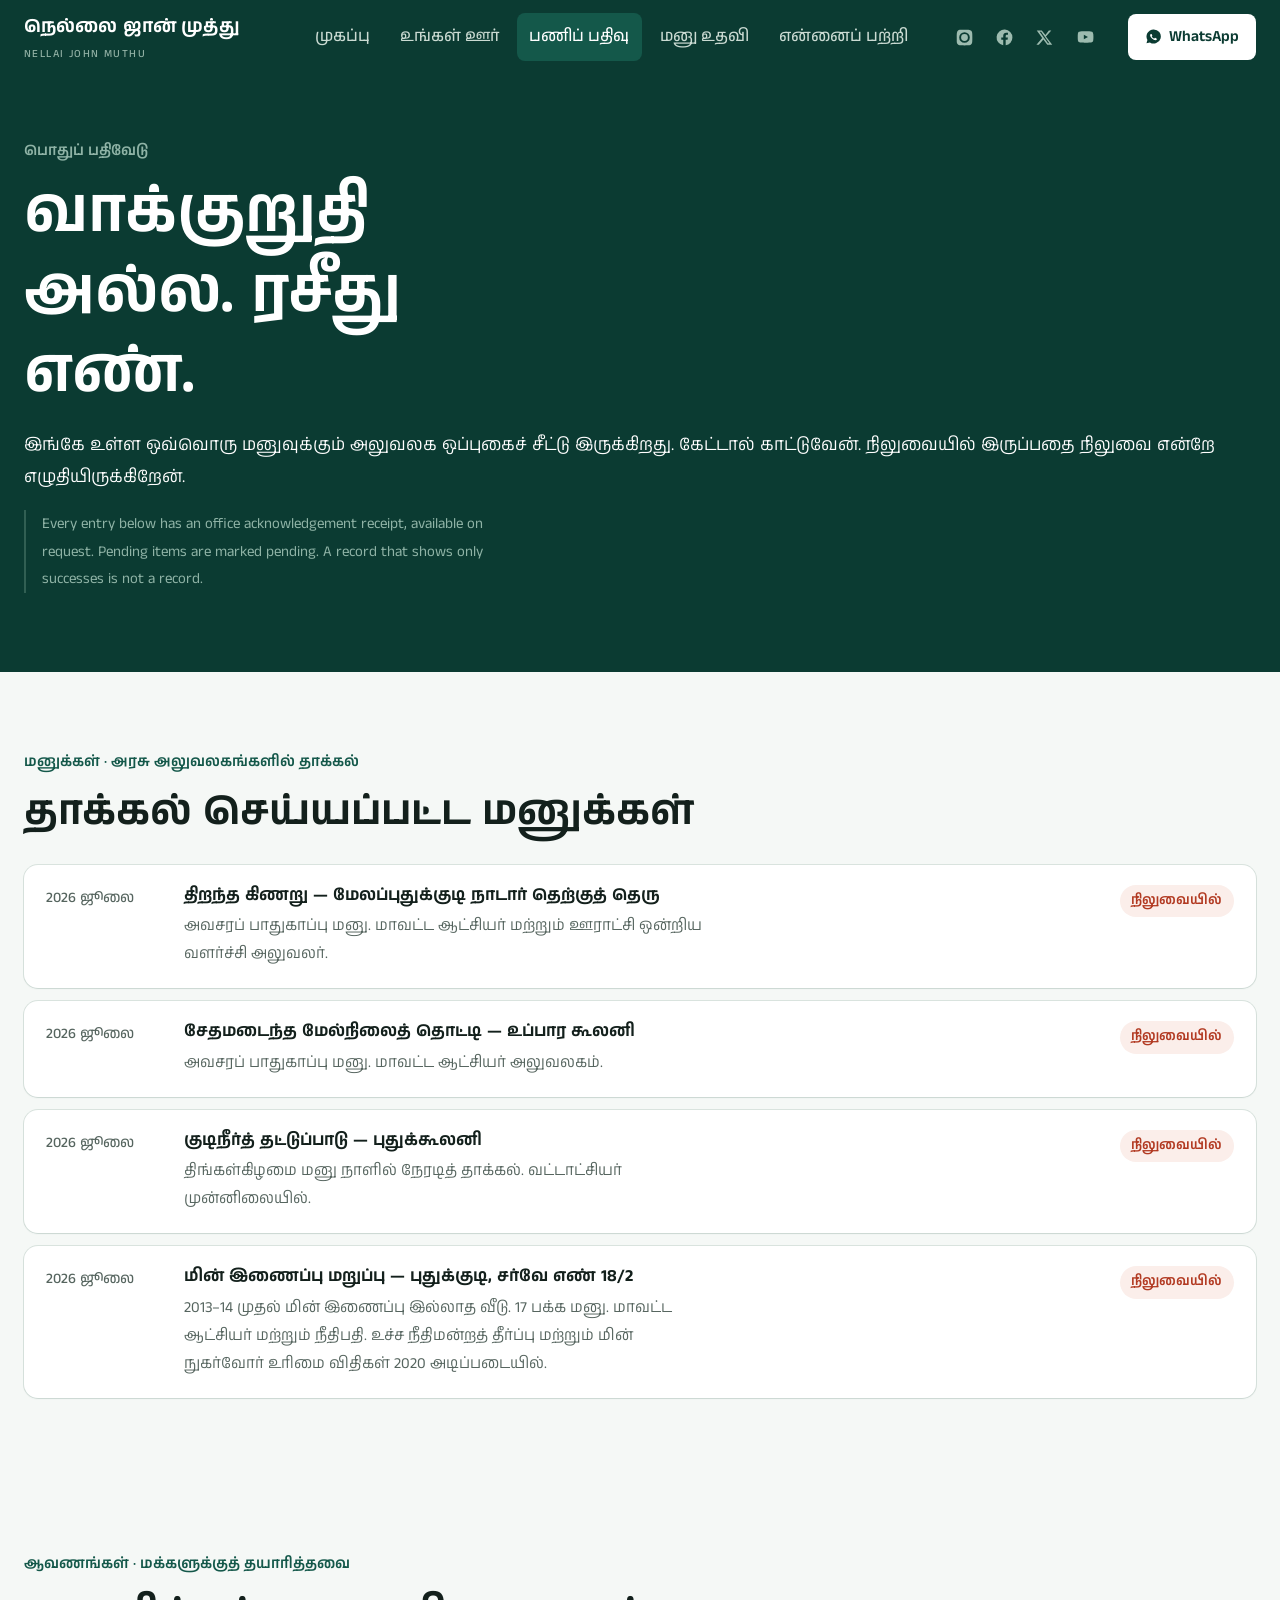
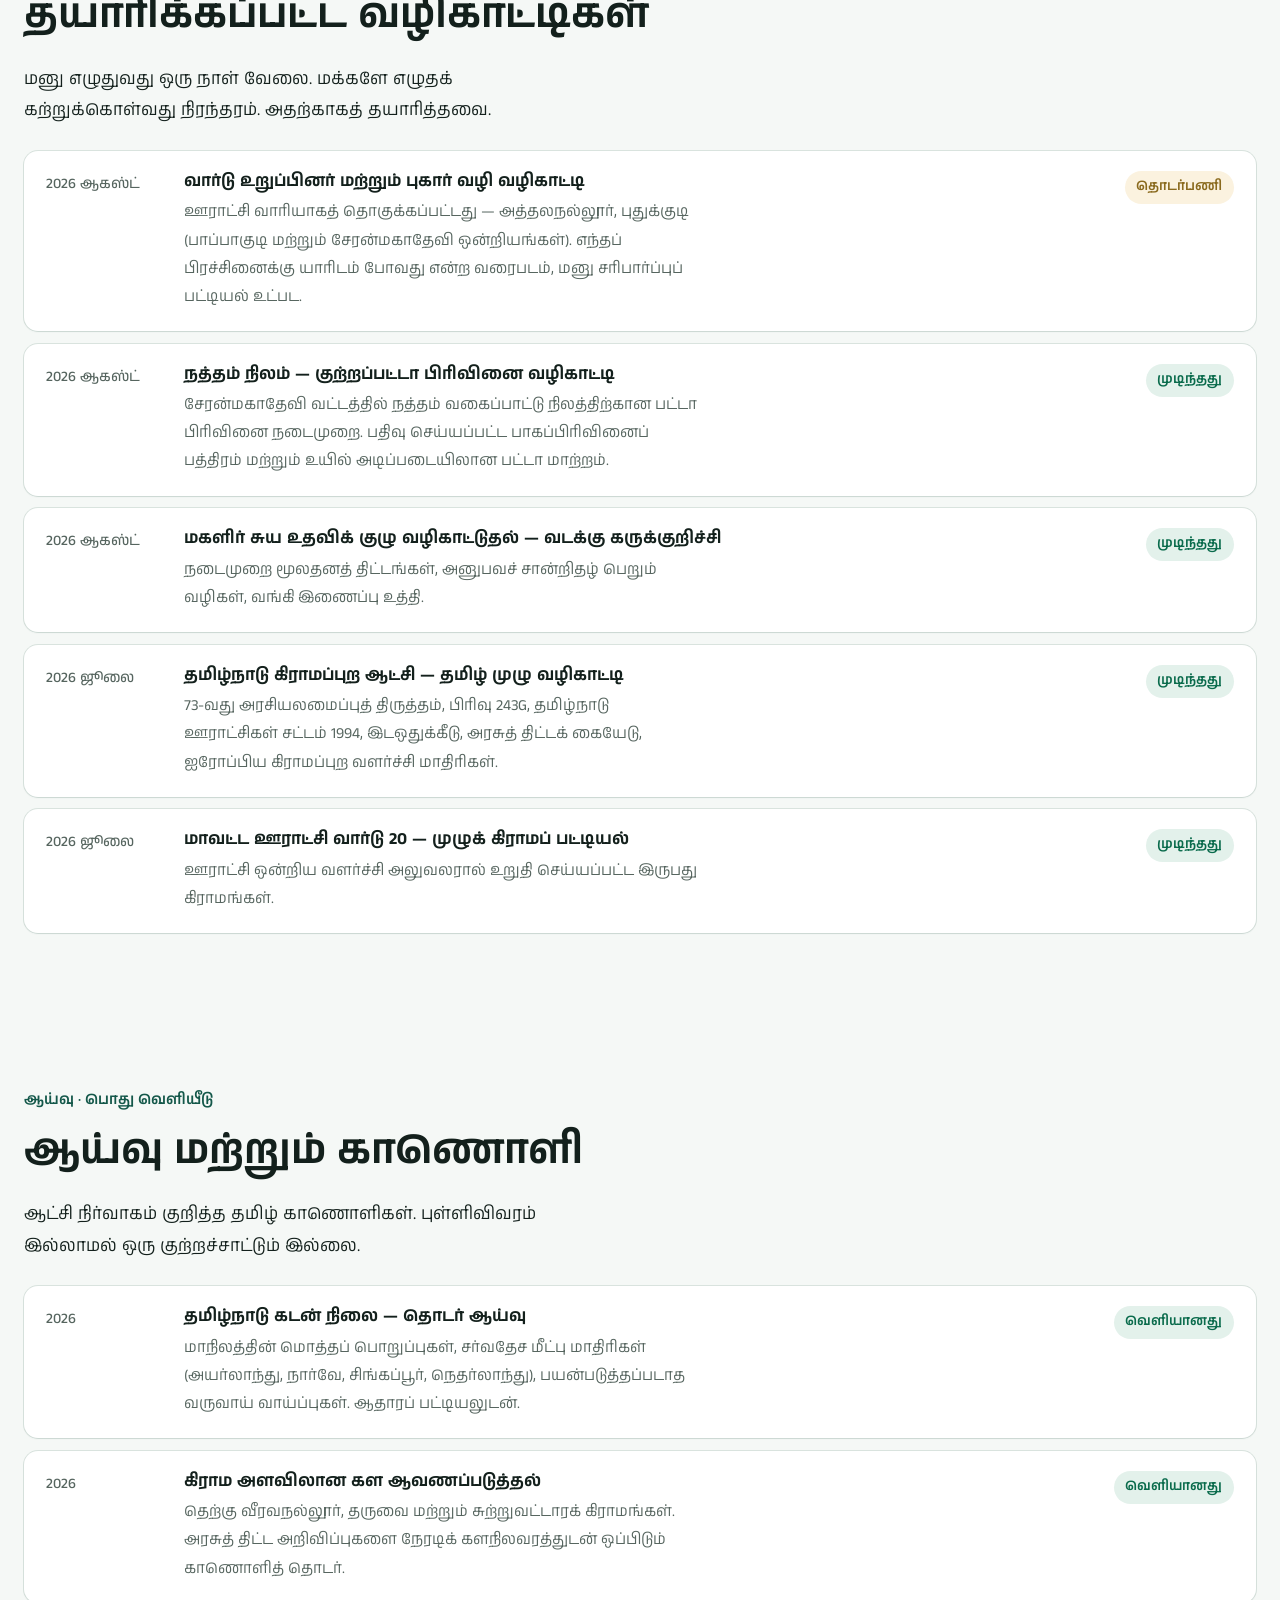
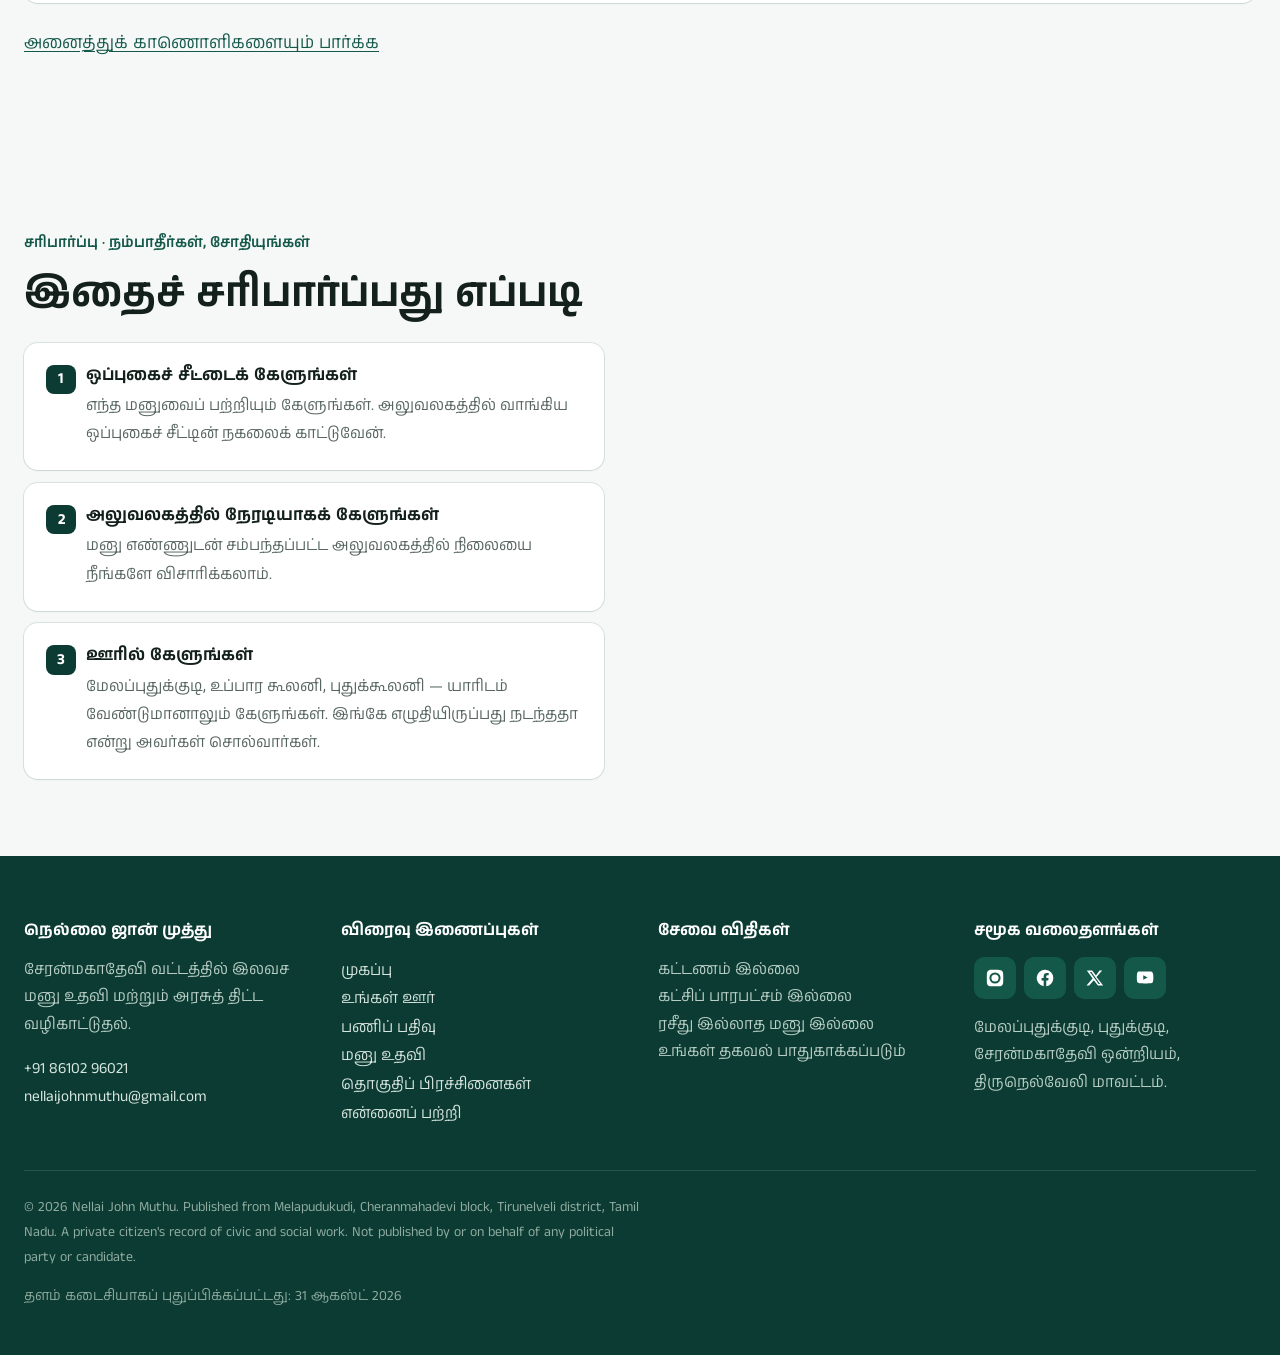
<file: work.html>
<!DOCTYPE html>
<html lang="ta">
<head>
<meta charset="utf-8">
<meta name="viewport" content="width=device-width, initial-scale=1">

<title>பணிப் பதிவு — நெல்லை ஜான் முத்து | Public Work Record</title>
<meta name="description" content="நெல்லை ஜான் முத்து தாக்கல் செய்த மனுக்கள், தயாரித்த ஆவணங்கள், வெளியிட்ட ஆய்வுகள் — தேதி, அலுவலகம், நிலை உட்பட முழுப் பதிவு. Public record of every petition filed, guide produced and research published by Nellai John Muthu in Cheranmahadevi block, Tirunelveli district.">
<meta name="theme-color" content="#0B3B32">
<link rel="canonical" href="https://nellaijohnmuthu.com/work.html">

<meta property="og:type" content="article">
<meta property="og:site_name" content="Nellai John Muthu">
<meta property="og:locale" content="ta_IN">
<meta property="og:title" content="பணிப் பதிவு — நெல்லை ஜான் முத்து">
<meta property="og:description" content="ஒவ்வொரு மனுவும் தேதியுடன், அலுவலகத்துடன், நிலையுடன்.">
<meta property="og:url" content="https://nellaijohnmuthu.com/work.html">
<meta property="og:image" content="https://nellaijohnmuthu.com/og.jpg">
<meta name="twitter:card" content="summary_large_image">
<meta name="twitter:creator" content="@Nellaijohnmuthu">

<link rel="preconnect" href="https://fonts.googleapis.com">
<link rel="preconnect" href="https://fonts.gstatic.com" crossorigin>
<link href="https://fonts.googleapis.com/css2?family=Anek+Tamil:wght@300..700&family=Inter:wght@400;500;600;700&display=swap" rel="stylesheet">
<link rel="stylesheet" href="/style.css">
</head>

<body>
<a class="skip" href="#main">உள்ளடக்கத்திற்குச் செல்</a>

<header class="site-head">
  <div class="wrap">
    <a class="brand" href="/"><b>நெல்லை ஜான் முத்து</b><small>NELLAI JOHN MUTHU</small></a>
    <button class="menu-btn" id="menuBtn" aria-expanded="false" aria-controls="mainnav" aria-label="பட்டியலைத் திற"><span></span><span></span><span></span></button>
    <nav class="site-nav" id="mainnav" aria-label="முதன்மை">
      <a href="/">முகப்பு</a>
      <a href="/panchayats.html">உங்கள் ஊர்</a>
      <a href="/work.html" aria-current="page">பணிப் பதிவு</a>
      <a href="/help.html">மனு உதவி</a>
      <a href="/about.html">என்னைப் பற்றி</a>
      <a class="m-only" href="tel:+918610296021"><svg viewBox="0 0 24 24" aria-hidden="true"><path d="M6.6 10.8c1.4 2.8 3.8 5.1 6.6 6.6l2.2-2.2c.3-.3.7-.4 1-.2 1.1.4 2.4.6 3.6.6.6 0 1 .4 1 1V20c0 .6-.4 1-1 1C10.6 21 3 13.4 3 4c0-.6.4-1 1-1h3.5c.6 0 1 .4 1 1 0 1.3.2 2.5.6 3.6.1.4 0 .8-.2 1l-2.3 2.2z"/></svg> +91 86102 96021</a>
      <div class="m-social"><a href="https://www.instagram.com/nellai_john_muthu" target="_blank" rel="me noopener noreferrer" aria-label="Instagram — Nellai John Muthu"><svg viewBox="0 0 24 24" aria-hidden="true"><path d="M12 2.2c3.2 0 3.6 0 4.9.1 1.2.1 1.8.2 2.2.4.6.2 1 .5 1.4.9.4.4.7.8.9 1.4.2.4.4 1 .4 2.2.1 1.3.1 1.7.1 4.9s0 3.6-.1 4.9c-.1 1.2-.2 1.8-.4 2.2-.2.6-.5 1-.9 1.4-.4.4-.8.7-1.4.9-.4.2-1 .4-2.2.4-1.3.1-1.7.1-4.9.1s-3.6 0-4.9-.1c-1.2-.1-1.8-.2-2.2-.4-.6-.2-1-.5-1.4-.9-.4-.4-.7-.8-.9-1.4-.2-.4-.4-1-.4-2.2C2.2 15.6 2.2 15.2 2.2 12s0-3.6.1-4.9c.1-1.2.2-1.8.4-2.2.2-.6.5-1 .9-1.4.4-.4.8-.7 1.4-.9.4-.2 1-.4 2.2-.4C8.4 2.2 8.8 2.2 12 2.2zm0 3.1A6.7 6.7 0 1 0 18.7 12 6.7 6.7 0 0 0 12 5.3zm0 11a4.3 4.3 0 1 1 4.3-4.3 4.3 4.3 0 0 1-4.3 4.3zm6.9-11.2a1.6 1.6 0 1 1-1.6-1.6 1.6 1.6 0 0 1 1.6 1.6z"/></svg></a><a href="https://www.facebook.com/nellaijohnmuthu" target="_blank" rel="me noopener noreferrer" aria-label="Facebook — Nellai John Muthu"><svg viewBox="0 0 24 24" aria-hidden="true"><path d="M22 12a10 10 0 1 0-11.6 9.9v-7H7.9V12h2.5V9.8c0-2.5 1.5-3.9 3.8-3.9 1.1 0 2.2.2 2.2.2v2.5h-1.3c-1.2 0-1.6.8-1.6 1.6V12h2.8l-.4 2.9h-2.4v7A10 10 0 0 0 22 12z"/></svg></a><a href="https://x.com/Nellaijohnmuthu" target="_blank" rel="me noopener noreferrer" aria-label="X — Nellai John Muthu"><svg viewBox="0 0 24 24" aria-hidden="true"><path d="M17.5 3h3.1l-6.8 7.8L21.8 21h-6.3l-4.9-6.4L4.9 21H1.8l7.3-8.3L2.2 3h6.4l4.5 5.9zm-1.1 16.2h1.7L7.7 4.7H5.9z"/></svg></a><a href="https://www.youtube.com/@NellaiJohnMuthu" target="_blank" rel="me noopener noreferrer" aria-label="YouTube — Nellai John Muthu"><svg viewBox="0 0 24 24" aria-hidden="true"><path d="M21.6 7.2s-.2-1.4-.8-2c-.8-.8-1.6-.8-2-.9C16 4.1 12 4.1 12 4.1s-4 0-6.8.2c-.4.1-1.2.1-2 .9-.6.6-.8 2-.8 2S2.2 8.8 2.2 10.5v1.6c0 1.6.2 3.3.2 3.3s.2 1.4.8 2c.8.8 1.8.8 2.2.9 1.6.1 6.8.2 6.8.2s4 0 6.8-.2c.4-.1 1.2-.1 2-.9.6-.6.8-2 .8-2s.2-1.6.2-3.3v-1.6c0-1.6-.2-3.3-.2-3.3zM9.9 14.2V8.6l5.2 2.8z"/></svg></a></div>
    </nav>
    <div class="head-social"><a href="https://www.instagram.com/nellai_john_muthu" target="_blank" rel="me noopener noreferrer" aria-label="Instagram — Nellai John Muthu"><svg viewBox="0 0 24 24" aria-hidden="true"><path d="M12 2.2c3.2 0 3.6 0 4.9.1 1.2.1 1.8.2 2.2.4.6.2 1 .5 1.4.9.4.4.7.8.9 1.4.2.4.4 1 .4 2.2.1 1.3.1 1.7.1 4.9s0 3.6-.1 4.9c-.1 1.2-.2 1.8-.4 2.2-.2.6-.5 1-.9 1.4-.4.4-.8.7-1.4.9-.4.2-1 .4-2.2.4-1.3.1-1.7.1-4.9.1s-3.6 0-4.9-.1c-1.2-.1-1.8-.2-2.2-.4-.6-.2-1-.5-1.4-.9-.4-.4-.7-.8-.9-1.4-.2-.4-.4-1-.4-2.2C2.2 15.6 2.2 15.2 2.2 12s0-3.6.1-4.9c.1-1.2.2-1.8.4-2.2.2-.6.5-1 .9-1.4.4-.4.8-.7 1.4-.9.4-.2 1-.4 2.2-.4C8.4 2.2 8.8 2.2 12 2.2zm0 3.1A6.7 6.7 0 1 0 18.7 12 6.7 6.7 0 0 0 12 5.3zm0 11a4.3 4.3 0 1 1 4.3-4.3 4.3 4.3 0 0 1-4.3 4.3zm6.9-11.2a1.6 1.6 0 1 1-1.6-1.6 1.6 1.6 0 0 1 1.6 1.6z"/></svg></a><a href="https://www.facebook.com/nellaijohnmuthu" target="_blank" rel="me noopener noreferrer" aria-label="Facebook — Nellai John Muthu"><svg viewBox="0 0 24 24" aria-hidden="true"><path d="M22 12a10 10 0 1 0-11.6 9.9v-7H7.9V12h2.5V9.8c0-2.5 1.5-3.9 3.8-3.9 1.1 0 2.2.2 2.2.2v2.5h-1.3c-1.2 0-1.6.8-1.6 1.6V12h2.8l-.4 2.9h-2.4v7A10 10 0 0 0 22 12z"/></svg></a><a href="https://x.com/Nellaijohnmuthu" target="_blank" rel="me noopener noreferrer" aria-label="X — Nellai John Muthu"><svg viewBox="0 0 24 24" aria-hidden="true"><path d="M17.5 3h3.1l-6.8 7.8L21.8 21h-6.3l-4.9-6.4L4.9 21H1.8l7.3-8.3L2.2 3h6.4l4.5 5.9zm-1.1 16.2h1.7L7.7 4.7H5.9z"/></svg></a><a href="https://www.youtube.com/@NellaiJohnMuthu" target="_blank" rel="me noopener noreferrer" aria-label="YouTube — Nellai John Muthu"><svg viewBox="0 0 24 24" aria-hidden="true"><path d="M21.6 7.2s-.2-1.4-.8-2c-.8-.8-1.6-.8-2-.9C16 4.1 12 4.1 12 4.1s-4 0-6.8.2c-.4.1-1.2.1-2 .9-.6.6-.8 2-.8 2S2.2 8.8 2.2 10.5v1.6c0 1.6.2 3.3.2 3.3s.2 1.4.8 2c.8.8 1.8.8 2.2.9 1.6.1 6.8.2 6.8.2s4 0 6.8-.2c.4-.1 1.2-.1 2-.9.6-.6.8-2 .8-2s.2-1.6.2-3.3v-1.6c0-1.6-.2-3.3-.2-3.3zM9.9 14.2V8.6l5.2 2.8z"/></svg></a></div>
    <a class="head-cta" href="https://wa.me/918610296021" target="_blank" rel="noopener noreferrer"><svg viewBox="0 0 24 24" aria-hidden="true"><path d="M12 2a10 10 0 0 0-8.6 15l-1.3 4.7 4.8-1.3A10 10 0 1 0 12 2zm5.3 14c-.2.6-1.3 1.2-1.8 1.2-.5.1-1 .1-1.7-.1-.4-.1-.9-.3-1.5-.6a11 11 0 0 1-4.3-3.9c-.5-.7-.8-1.5-.8-2.2 0-.7.3-1.3.6-1.6.2-.2.4-.3.6-.3h.5c.2 0 .4 0 .6.4l.8 1.9c0 .2 0 .3-.1.5l-.4.5c-.1.1-.2.3-.1.5.3.5.7 1.1 1.3 1.6.7.6 1.3.9 1.6 1 .2.1.4.1.5-.1l.7-.8c.2-.2.3-.2.5-.1l1.8.9c.2.1.3.2.4.3 0 .2 0 .6-.2 1.1z"/></svg> WhatsApp</a>
  </div>
</header>

<main id="main">

<section class="hero">
  <div class="wrap">
    <p class="eyebrow ta">பொதுப் பதிவேடு</p>
    <h1 class="ta">வாக்குறுதி அல்ல. ரசீது எண். </h1>
    <p>இங்கே உள்ள ஒவ்வொரு மனுவுக்கும் அலுவலக ஒப்புகைச் சீட்டு இருக்கிறது. கேட்டால் காட்டுவேன். நிலுவையில் இருப்பதை நிலுவை என்றே எழுதியிருக்கிறேன்.</p>
    <p class="en-note" lang="en">Every entry below has an office acknowledgement receipt, available on request. Pending items are marked pending. A record that shows only successes is not a record.</p>
  </div>
</section>

<section>
  <div class="wrap">
    <p class="eyebrow ta">மனுக்கள் · அரசு அலுவலகங்களில் தாக்கல்</p>
    <div class="prose">
      <h2>தாக்கல் செய்யப்பட்ட மனுக்கள்</h2>

      <div class="ledger" style="margin-top:1.5rem">
        <article class="entry">
          <p class="entry-date">2026 ஜூலை</p>
          <div class="entry-body">
            <h3>திறந்த கிணறு — மேலப்புதுக்குடி நாடார் தெற்குத் தெரு</h3>
            <p>அவசரப் பாதுகாப்பு மனு. மாவட்ட ஆட்சியர் மற்றும் ஊராட்சி ஒன்றிய வளர்ச்சி அலுவலர்.</p>
          </div>
          <p class="pill">நிலுவையில்</p>
        </article>

        <article class="entry">
          <p class="entry-date">2026 ஜூலை</p>
          <div class="entry-body">
            <h3>சேதமடைந்த மேல்நிலைத் தொட்டி — உப்பார கூலனி</h3>
            <p>அவசரப் பாதுகாப்பு மனு. மாவட்ட ஆட்சியர் அலுவலகம்.</p>
          </div>
          <p class="pill">நிலுவையில்</p>
        </article>

        <article class="entry">
          <p class="entry-date">2026 ஜூலை</p>
          <div class="entry-body">
            <h3>குடிநீர்த் தட்டுப்பாடு — புதுக்கூலனி</h3>
            <p>திங்கள்கிழமை மனு நாளில் நேரடித் தாக்கல். வட்டாட்சியர் முன்னிலையில்.</p>
          </div>
          <p class="pill">நிலுவையில்</p>
        </article>

        <article class="entry">
          <p class="entry-date">2026 ஜூலை</p>
          <div class="entry-body">
            <h3>மின் இணைப்பு மறுப்பு — புதுக்குடி, சர்வே எண் 18/2</h3>
            <p>2013–14 முதல் மின் இணைப்பு இல்லாத வீடு. 17 பக்க மனு. மாவட்ட ஆட்சியர் மற்றும் நீதிபதி. உச்ச நீதிமன்றத் தீர்ப்பு மற்றும் மின் நுகர்வோர் உரிமை விதிகள் 2020 அடிப்படையில்.</p>
          </div>
          <p class="pill">நிலுவையில்</p>
        </article>
      </div>
    </div>
  </div>
</section>

<section>
  <div class="wrap">
    <p class="eyebrow ta">ஆவணங்கள் · மக்களுக்குத் தயாரித்தவை</p>
    <div class="prose">
      <h2>தயாரிக்கப்பட்ட வழிகாட்டிகள்</h2>
      <p>மனு எழுதுவது ஒரு நாள் வேலை. மக்களே எழுதக் கற்றுக்கொள்வது நிரந்தரம். அதற்காகத் தயாரித்தவை.</p>

      <div class="ledger" style="margin-top:1.5rem">
        <article class="entry">
          <p class="entry-date">2026 ஆகஸ்ட்</p>
          <div class="entry-body">
            <h3>வார்டு உறுப்பினர் மற்றும் புகார் வழி வழிகாட்டி</h3>
            <p>ஊராட்சி வாரியாகத் தொகுக்கப்பட்டது — அத்தலநல்லூர், புதுக்குடி (பாப்பாகுடி மற்றும் சேரன்மகாதேவி ஒன்றியங்கள்). எந்தப் பிரச்சினைக்கு யாரிடம் போவது என்ற வரைபடம், மனு சரிபார்ப்புப் பட்டியல் உட்பட.</p>
          </div>
          <p class="pill open">தொடர்பணி</p>
        </article>

        <article class="entry">
          <p class="entry-date">2026 ஆகஸ்ட்</p>
          <div class="entry-body">
            <h3>நத்தம் நிலம் — குற்றப்பட்டா பிரிவினை வழிகாட்டி</h3>
            <p>சேரன்மகாதேவி வட்டத்தில் நத்தம் வகைப்பாட்டு நிலத்திற்கான பட்டா பிரிவினை நடைமுறை. பதிவு செய்யப்பட்ட பாகப்பிரிவினைப் பத்திரம் மற்றும் உயில் அடிப்படையிலான பட்டா மாற்றம்.</p>
          </div>
          <p class="pill done">முடிந்தது</p>
        </article>

        <article class="entry">
          <p class="entry-date">2026 ஆகஸ்ட்</p>
          <div class="entry-body">
            <h3>மகளிர் சுய உதவிக் குழு வழிகாட்டுதல் — வடக்கு கருக்குறிச்சி</h3>
            <p>நடைமுறை மூலதனத் திட்டங்கள், அனுபவச் சான்றிதழ் பெறும் வழிகள், வங்கி இணைப்பு உத்தி.</p>
          </div>
          <p class="pill done">முடிந்தது</p>
        </article>

        <article class="entry">
          <p class="entry-date">2026 ஜூலை</p>
          <div class="entry-body">
            <h3>தமிழ்நாடு கிராமப்புற ஆட்சி — தமிழ் முழு வழிகாட்டி</h3>
            <p>73-வது அரசியலமைப்புத் திருத்தம், பிரிவு 243G, தமிழ்நாடு ஊராட்சிகள் சட்டம் 1994, இடஒதுக்கீடு, அரசுத் திட்டக் கையேடு, ஐரோப்பிய கிராமப்புற வளர்ச்சி மாதிரிகள்.</p>
          </div>
          <p class="pill done">முடிந்தது</p>
        </article>

        <article class="entry">
          <p class="entry-date">2026 ஜூலை</p>
          <div class="entry-body">
            <h3>மாவட்ட ஊராட்சி வார்டு 20 — முழுக் கிராமப் பட்டியல்</h3>
            <p>ஊராட்சி ஒன்றிய வளர்ச்சி அலுவலரால் உறுதி செய்யப்பட்ட இருபது கிராமங்கள்.</p>
          </div>
          <p class="pill done">முடிந்தது</p>
        </article>
      </div>
    </div>
  </div>
</section>

<section>
  <div class="wrap">
    <p class="eyebrow ta">ஆய்வு · பொது வெளியீடு</p>
    <div class="prose">
      <h2>ஆய்வு மற்றும் காணொளி</h2>
      <p>ஆட்சி நிர்வாகம் குறித்த தமிழ் காணொளிகள். புள்ளிவிவரம் இல்லாமல் ஒரு குற்றச்சாட்டும் இல்லை.</p>

      <div class="ledger" style="margin-top:1.5rem">
        <article class="entry">
          <p class="entry-date">2026</p>
          <div class="entry-body">
            <h3>தமிழ்நாடு கடன் நிலை — தொடர் ஆய்வு</h3>
            <p>மாநிலத்தின் மொத்தப் பொறுப்புகள், சர்வதேச மீட்பு மாதிரிகள் (அயர்லாந்து, நார்வே, சிங்கப்பூர், நெதர்லாந்து), பயன்படுத்தப்படாத வருவாய் வாய்ப்புகள். ஆதாரப் பட்டியலுடன்.</p>
          </div>
          <p class="pill done">வெளியானது</p>
        </article>

        <article class="entry">
          <p class="entry-date">2026</p>
          <div class="entry-body">
            <h3>கிராம அளவிலான கள ஆவணப்படுத்தல்</h3>
            <p>தெற்கு வீரவநல்லூர், தருவை மற்றும் சுற்றுவட்டாரக் கிராமங்கள். அரசுத் திட்ட அறிவிப்புகளை நேரடிக் களநிலவரத்துடன் ஒப்பிடும் காணொளித் தொடர்.</p>
          </div>
          <p class="pill done">வெளியானது</p>
        </article>
      </div>

      <p style="margin-top:1.6rem"><a href="https://www.youtube.com/@NellaiJohnMuthu">அனைத்துக் காணொளிகளையும் பார்க்க</a></p>
    </div>
  </div>
</section>

<section>
  <div class="wrap">
    <p class="eyebrow ta">சரிபார்ப்பு · நம்பாதீர்கள், சோதியுங்கள்</p>
    <div class="prose">
      <h2>இதைச் சரிபார்ப்பது எப்படி</h2>
      <ol class="steps">
        <li>
          <h3>ஒப்புகைச் சீட்டைக் கேளுங்கள்</h3>
          <p>எந்த மனுவைப் பற்றியும் கேளுங்கள். அலுவலகத்தில் வாங்கிய ஒப்புகைச் சீட்டின் நகலைக் காட்டுவேன்.</p>
        </li>
        <li>
          <h3>அலுவலகத்தில் நேரடியாகக் கேளுங்கள்</h3>
          <p>மனு எண்ணுடன் சம்பந்தப்பட்ட அலுவலகத்தில் நிலையை நீங்களே விசாரிக்கலாம்.</p>
        </li>
        <li>
          <h3>ஊரில் கேளுங்கள்</h3>
          <p>மேலப்புதுக்குடி, உப்பார கூலனி, புதுக்கூலனி — யாரிடம் வேண்டுமானாலும் கேளுங்கள். இங்கே எழுதியிருப்பது நடந்ததா என்று அவர்கள் சொல்வார்கள்.</p>
        </li>
      </ol>
    </div>
  </div>
</section>

</main>

<footer class="site-foot">
  <div class="wrap">
    <div class="cols">
      <div>
        <h2>நெல்லை ஜான் முத்து</h2>
        <p class="ta">சேரன்மகாதேவி வட்டத்தில் இலவச மனு உதவி மற்றும் அரசுத் திட்ட வழிகாட்டுதல்.</p>
        <p><a href="tel:+918610296021">+91 86102 96021</a><br><a href="mailto:nellaijohnmuthu@gmail.com">nellaijohnmuthu@gmail.com</a></p>
      </div>
      <div>
        <h2>விரைவு இணைப்புகள்</h2>
        <ul>
          <li><a href="/">முகப்பு</a></li>
          <li><a href="/panchayats.html">உங்கள் ஊர்</a></li>
          <li><a href="/work.html">பணிப் பதிவு</a></li>
          <li><a href="/help.html">மனு உதவி</a></li>
          <li><a href="/issues.html">தொகுதிப் பிரச்சினைகள்</a></li>
          <li><a href="/about.html">என்னைப் பற்றி</a></li>
        </ul>
      </div>
      <div>
        <h2>சேவை விதிகள்</h2>
        <ul>
          <li>கட்டணம் இல்லை</li>
          <li>கட்சிப் பாரபட்சம் இல்லை</li>
          <li>ரசீது இல்லாத மனு இல்லை</li>
          <li>உங்கள் தகவல் பாதுகாக்கப்படும்</li>
        </ul>
      </div>
      <div>
        <h2>சமூக வலைதளங்கள்</h2>
        <div class="foot-social"><a href="https://www.instagram.com/nellai_john_muthu" target="_blank" rel="me noopener noreferrer" aria-label="Instagram — Nellai John Muthu"><svg viewBox="0 0 24 24" aria-hidden="true"><path d="M12 2.2c3.2 0 3.6 0 4.9.1 1.2.1 1.8.2 2.2.4.6.2 1 .5 1.4.9.4.4.7.8.9 1.4.2.4.4 1 .4 2.2.1 1.3.1 1.7.1 4.9s0 3.6-.1 4.9c-.1 1.2-.2 1.8-.4 2.2-.2.6-.5 1-.9 1.4-.4.4-.8.7-1.4.9-.4.2-1 .4-2.2.4-1.3.1-1.7.1-4.9.1s-3.6 0-4.9-.1c-1.2-.1-1.8-.2-2.2-.4-.6-.2-1-.5-1.4-.9-.4-.4-.7-.8-.9-1.4-.2-.4-.4-1-.4-2.2C2.2 15.6 2.2 15.2 2.2 12s0-3.6.1-4.9c.1-1.2.2-1.8.4-2.2.2-.6.5-1 .9-1.4.4-.4.8-.7 1.4-.9.4-.2 1-.4 2.2-.4C8.4 2.2 8.8 2.2 12 2.2zm0 3.1A6.7 6.7 0 1 0 18.7 12 6.7 6.7 0 0 0 12 5.3zm0 11a4.3 4.3 0 1 1 4.3-4.3 4.3 4.3 0 0 1-4.3 4.3zm6.9-11.2a1.6 1.6 0 1 1-1.6-1.6 1.6 1.6 0 0 1 1.6 1.6z"/></svg></a><a href="https://www.facebook.com/nellaijohnmuthu" target="_blank" rel="me noopener noreferrer" aria-label="Facebook — Nellai John Muthu"><svg viewBox="0 0 24 24" aria-hidden="true"><path d="M22 12a10 10 0 1 0-11.6 9.9v-7H7.9V12h2.5V9.8c0-2.5 1.5-3.9 3.8-3.9 1.1 0 2.2.2 2.2.2v2.5h-1.3c-1.2 0-1.6.8-1.6 1.6V12h2.8l-.4 2.9h-2.4v7A10 10 0 0 0 22 12z"/></svg></a><a href="https://x.com/Nellaijohnmuthu" target="_blank" rel="me noopener noreferrer" aria-label="X — Nellai John Muthu"><svg viewBox="0 0 24 24" aria-hidden="true"><path d="M17.5 3h3.1l-6.8 7.8L21.8 21h-6.3l-4.9-6.4L4.9 21H1.8l7.3-8.3L2.2 3h6.4l4.5 5.9zm-1.1 16.2h1.7L7.7 4.7H5.9z"/></svg></a><a href="https://www.youtube.com/@NellaiJohnMuthu" target="_blank" rel="me noopener noreferrer" aria-label="YouTube — Nellai John Muthu"><svg viewBox="0 0 24 24" aria-hidden="true"><path d="M21.6 7.2s-.2-1.4-.8-2c-.8-.8-1.6-.8-2-.9C16 4.1 12 4.1 12 4.1s-4 0-6.8.2c-.4.1-1.2.1-2 .9-.6.6-.8 2-.8 2S2.2 8.8 2.2 10.5v1.6c0 1.6.2 3.3.2 3.3s.2 1.4.8 2c.8.8 1.8.8 2.2.9 1.6.1 6.8.2 6.8.2s4 0 6.8-.2c.4-.1 1.2-.1 2-.9.6-.6.8-2 .8-2s.2-1.6.2-3.3v-1.6c0-1.6-.2-3.3-.2-3.3zM9.9 14.2V8.6l5.2 2.8z"/></svg></a></div>
        <p class="ta" style="margin-top:1rem">மேலப்புதுக்குடி, புதுக்குடி,<br>சேரன்மகாதேவி ஒன்றியம்,<br>திருநெல்வேலி மாவட்டம்.</p>
      </div>
    </div>
    <div class="foot-legal">
      <p lang="en">© 2026 Nellai John Muthu. Published from Melapudukudi, Cheranmahadevi block, Tirunelveli district, Tamil Nadu. A private citizen's record of civic and social work. Not published by or on behalf of any political party or candidate.</p>
      <p class="ta">தளம் கடைசியாகப் புதுப்பிக்கப்பட்டது: 31 ஆகஸ்ட் 2026</p>
    </div>
  </div>
</footer>

<nav class="action-bar" aria-label="விரைவு தொடர்பு">
  <a href="tel:+918610296021"><svg viewBox="0 0 24 24" aria-hidden="true"><path d="M6.6 10.8c1.4 2.8 3.8 5.1 6.6 6.6l2.2-2.2c.3-.3.7-.4 1-.2 1.1.4 2.4.6 3.6.6.6 0 1 .4 1 1V20c0 .6-.4 1-1 1C10.6 21 3 13.4 3 4c0-.6.4-1 1-1h3.5c.6 0 1 .4 1 1 0 1.3.2 2.5.6 3.6.1.4 0 .8-.2 1l-2.3 2.2z"/></svg>அழைக்க</a>
  <a href="https://wa.me/918610296021" target="_blank" rel="noopener noreferrer"><svg viewBox="0 0 24 24" aria-hidden="true"><path d="M12 2a10 10 0 0 0-8.6 15l-1.3 4.7 4.8-1.3A10 10 0 1 0 12 2zm5.3 14c-.2.6-1.3 1.2-1.8 1.2-.5.1-1 .1-1.7-.1-.4-.1-.9-.3-1.5-.6a11 11 0 0 1-4.3-3.9c-.5-.7-.8-1.5-.8-2.2 0-.7.3-1.3.6-1.6.2-.2.4-.3.6-.3h.5c.2 0 .4 0 .6.4l.8 1.9c0 .2 0 .3-.1.5l-.4.5c-.1.1-.2.3-.1.5.3.5.7 1.1 1.3 1.6.7.6 1.3.9 1.6 1 .2.1.4.1.5-.1l.7-.8c.2-.2.3-.2.5-.1l1.8.9c.2.1.3.2.4.3 0 .2 0 .6-.2 1.1z"/></svg>WhatsApp</a>
  <a href="/help.html"><svg viewBox="0 0 24 24" aria-hidden="true"><path d="M14 2H6a2 2 0 0 0-2 2v16a2 2 0 0 0 2 2h12a2 2 0 0 0 2-2V8l-6-6zm2 16H8v-2h8v2zm0-4H8v-2h8v2zm-3-5V3.5L18.5 9H13z"/></svg>மனு உதவி</a>
</nav>
<script src="/site.js" defer></script>
</body>
</html>
</file>
<file: style.css>
/* nellaijohnmuthu.com — v3
   Tamil civic-service interface. Light surfaces, deep-green brand,
   red reserved for filing status. No gradients, no decorative shadow. */

:root {
  --bg:            #F5F8F6;
  --surface:       #FFFFFF;
  --surface-alt:   #EAF1ED;
  --primary:       #0B3B32;
  --primary-2:     #14584A;
  --primary-soft:  #E4EFE9;
  --text:          #13201C;
  --text-2:        #56655F;
  --text-3:        #7C8A84;
  --border:        #D9E3DE;
  --border-strong: #B9C9C2;
  --accent:        #B23A22;
  --accent-soft:   #FBEEEA;
  --gold:          #8A6A1E;
  --ok:            #0A6B4C;

  --r-sm: 8px;
  --r-md: 14px;
  --r-lg: 22px;
  --sh-sm: 0 1px 2px rgba(11,59,50,.07), 0 0 0 1px var(--border);
  --sh-md: 0 10px 28px -12px rgba(11,59,50,.22), 0 0 0 1px var(--border);

  --container: min(1280px, 100% - 3rem);
  --stack: clamp(3.5rem, 6vw, 6rem);
}
@media (max-width: 40rem) { :root { --container: min(1280px, 100% - 2rem); } }

*, *::before, *::after { box-sizing: border-box; }
html { -webkit-text-size-adjust: 100%; scroll-behavior: smooth; scroll-padding-top: 84px; }
@media (prefers-reduced-motion: reduce) {
  html { scroll-behavior: auto; }
  *, *::before, *::after { animation-duration: .001ms !important; transition-duration: .001ms !important; }
}

body {
  margin: 0; background: var(--bg); color: var(--text);
  font-family: Inter, system-ui, -apple-system, "Segoe UI", sans-serif;
  font-size: 17px; line-height: 1.65;
  -webkit-font-smoothing: antialiased;
}
:lang(ta), .ta, [lang="ta"] {
  font-family: "Anek Tamil", "Noto Sans Tamil", system-ui, sans-serif;
  line-height: 1.85;
}

h1, h2, h3, h4 { margin: 0 0 .5em; font-weight: 650; line-height: 1.2; letter-spacing: -.015em; }
h1 { font-size: clamp(2.3rem, 1.4rem + 3.2vw, 3.9rem); }
h2 { font-size: clamp(1.7rem, 1.2rem + 1.7vw, 2.6rem); }
h3 { font-size: clamp(1.12rem, 1rem + .5vw, 1.35rem); }
h4 { font-size: 1.02rem; }
h1:lang(ta), h2:lang(ta), h3:lang(ta), .ta h1, .ta h2, .ta h3 { line-height: 1.35; letter-spacing: 0; }

p { margin: 0 0 1em; }
.prose p, .prose li { max-width: 68ch; }
.prose p:lang(ta), .prose li:lang(ta) { max-width: 58ch; }
.lede { font-size: 1.15rem; color: var(--text-2); }

a { color: var(--primary-2); text-underline-offset: 3px; }
a:hover { color: var(--accent); }
:focus-visible { outline: 3px solid var(--accent); outline-offset: 2px; border-radius: 3px; }

.eyebrow {
  font-family: "Anek Tamil", sans-serif; font-size: .92rem; font-weight: 600;
  color: var(--primary-2); margin: 0 0 .6rem;
}

/* ---------- Layout ---------- */
.wrap { width: var(--container); margin-inline: auto; }
section { padding-block: var(--stack); }
.section-alt { background: var(--surface-alt); }
.section-dark { background: var(--primary); color: #E8F0EC; }
.section-dark h2, .section-dark h3 { color: #fff; }
.section-head { max-width: 60ch; margin-bottom: 2.5rem; }
.section-head p { color: var(--text-2); margin-bottom: 0; }

.grid { display: grid; gap: clamp(1rem, 2vw, 1.6rem); }
.g2 { grid-template-columns: repeat(auto-fit, minmax(min(100%, 22rem), 1fr)); }
.g3 { grid-template-columns: repeat(auto-fit, minmax(min(100%, 17rem), 1fr)); }
.g4 { grid-template-columns: repeat(auto-fit, minmax(min(100%, 13rem), 1fr)); }

/* Two-column feature with real proportion on wide screens */
.split { display: grid; gap: clamp(1.5rem, 3vw, 3.5rem); align-items: center; }
@media (min-width: 62rem) {
  .split { grid-template-columns: 1.05fr .95fr; }
  .split.media-left { grid-template-columns: 1.15fr .85fr; }
}

/* ---------- Header ---------- */
.site-head {
  position: sticky; top: 0; z-index: 60;
  background: var(--primary); color: #fff;
}
.site-head .wrap {
  display: flex; align-items: center; gap: 1.5rem;
  min-height: 74px; flex-wrap: wrap;
}
.brand { display: flex; flex-direction: column; text-decoration: none; color: #fff; margin-right: auto; }
.brand b { font-family: "Anek Tamil", sans-serif; font-size: 1.16rem; font-weight: 650; letter-spacing: .01em; }
.brand small { font-size: .68rem; letter-spacing: .13em; color: #90AFA3; font-weight: 500; }

.site-nav { display: flex; gap: .3rem; }
.site-nav a {
  font-family: "Anek Tamil", sans-serif; font-size: 1rem; font-weight: 500;
  color: #CBDBD3; text-decoration: none; padding: .55rem .8rem; border-radius: var(--r-sm);
  transition: background-color .16s, color .16s;
}
.site-nav a:hover { background: #14584A; color: #fff; }
.site-nav a[aria-current="page"] { color: #fff; background: #14584A; }

.head-social { display: flex; gap: .15rem; }
.head-social a {
  display: grid; place-items: center; width: 38px; height: 38px; border-radius: var(--r-sm);
  color: #9DBBAF; transition: color .16s, background-color .16s;
}
.head-social a:hover { color: #fff; background: #14584A; }
.head-social svg { width: 19px; height: 19px; fill: currentColor; }

.head-cta {
  display: inline-flex; align-items: center; gap: .45rem;
  font-family: "Anek Tamil", sans-serif; font-size: .97rem; font-weight: 600;
  background: #fff; color: var(--primary); text-decoration: none;
  padding: .55rem 1.05rem; border-radius: var(--r-sm); white-space: nowrap;
  transition: background-color .16s;
}
.head-cta:hover { background: var(--accent); color: #fff; }
.head-cta svg { width: 17px; height: 17px; fill: currentColor; }

.menu-btn {
  display: none; background: none; border: 1px solid #2C6355; border-radius: var(--r-sm);
  width: 46px; height: 44px; cursor: pointer; padding: 0 11px;
}
.menu-btn span { display: block; height: 2px; background: #fff; margin: 4px 0; border-radius: 2px; }

@media (max-width: 62rem) {
  .site-head .wrap { min-height: 64px; gap: .75rem; }
  .menu-btn { display: block; }
  .head-social, .head-cta { display: none; }
  .site-nav {
    display: none; order: 5; flex-basis: 100%; flex-direction: column; gap: 0;
    padding-bottom: .75rem; border-top: 1px solid #24564A; margin-top: .3rem;
  }
  .site-nav.open { display: flex; }
  .site-nav a { padding: .95rem .6rem; border-radius: 0; font-size: 1.05rem; }
  .site-nav .m-only { display: flex; align-items: center; gap: .6rem; }
  .site-nav .m-social { display: flex; gap: .5rem; padding: .9rem .6rem 0; }
  .site-nav .m-social a { padding: .55rem; }
  .site-nav .m-social svg { width: 22px; height: 22px; fill: #CBDBD3; }
}
@media (min-width: 62.01rem) { .site-nav .m-only, .site-nav .m-social { display: none; } }

/* ---------- Hero ---------- */
.hero { background: var(--primary); color: #fff; padding-block: clamp(2.5rem, 5vw, 4.5rem); }
.hero .eyebrow { color: #8FB3A6; }
.hero h1 { color: #fff; max-width: 14ch; margin-bottom: 1rem; }
.hero h1:lang(ta), .hero h1 .ta { line-height: 1.28; }
.hero .sub { color: #C2D5CC; font-size: 1.1rem; max-width: 40ch; }
.hero-media img {
  display: block; width: 100%; height: auto; border-radius: var(--r-lg);
  box-shadow: 0 24px 60px -24px rgba(0,0,0,.55);
}
.hero-media figcaption {
  font-family: "Anek Tamil", sans-serif; font-size: .87rem; color: #9DBBAF; margin-top: .7rem;
}
.hero-compact { padding-block: clamp(2rem, 4vw, 3.2rem); }
.hero-compact h1 { max-width: 18ch; }

/* ---------- Buttons ---------- */
.btn {
  display: inline-flex; align-items: center; justify-content: center; gap: .5rem;
  font-family: "Anek Tamil", sans-serif; font-size: 1.02rem; font-weight: 600;
  padding: .78rem 1.5rem; min-height: 50px; border-radius: 11px;
  text-decoration: none; border: 1.5px solid transparent; cursor: pointer;
  transition: background-color .17s, border-color .17s, color .17s, transform .17s;
}
.btn svg { width: 18px; height: 18px; fill: currentColor; }
.btn-primary { background: var(--primary); color: #fff; }
.btn-primary:hover { background: var(--primary-2); color: #fff; transform: translateY(-1px); }
.btn-light { background: #fff; color: var(--primary); }
.btn-light:hover { background: var(--accent); color: #fff; transform: translateY(-1px); }
.btn-ghost { background: transparent; color: #DCE8E3; border-color: #3A6F60; }
.btn-ghost:hover { background: #14584A; color: #fff; border-color: #4E8676; }
.btn-outline { background: var(--surface); color: var(--primary); border-color: var(--border-strong); }
.btn-outline:hover { border-color: var(--primary); transform: translateY(-1px); }
.btn-wa { background: #0C6B5B; color: #fff; }
.btn-wa:hover { background: #084C41; color: #fff; }
.btn-row { display: flex; flex-wrap: wrap; gap: .7rem; margin-top: 1.8rem; }

/* ---------- Search ---------- */
.searchbox { margin-top: 1.9rem; max-width: 33rem; }
.searchbox > label {
  display: block; font-family: "Anek Tamil", sans-serif; font-weight: 600;
  margin-bottom: .55rem; color: inherit;
}
.searchbox .field {
  display: flex; align-items: center; background: #fff; border-radius: 12px;
  padding: 4px 4px 4px 14px; box-shadow: 0 12px 30px -18px rgba(0,0,0,.5);
}
.searchbox .field svg { width: 20px; height: 20px; fill: var(--text-3); flex: none; }
.searchbox input {
  flex: 1; min-width: 0; border: 0; outline: 0; background: transparent; color: var(--text);
  font-family: "Anek Tamil", sans-serif; font-size: 1.04rem; padding: .8rem .7rem; min-height: 48px;
}
.searchbox input::placeholder { color: var(--text-3); }
.searchbox button {
  font-family: "Anek Tamil", sans-serif; font-size: 1rem; font-weight: 600;
  background: var(--primary); color: #fff; border: 0; border-radius: 9px;
  padding: 0 1.3rem; min-height: 46px; cursor: pointer; transition: background-color .17s;
}
.searchbox button:hover { background: var(--accent); }
.quick { display: flex; flex-wrap: wrap; gap: .45rem; margin: .85rem 0 0; font-size: .92rem; }
.quick a {
  font-family: "Anek Tamil", sans-serif; text-decoration: none; color: #B6CEC4;
  border: 1px solid #315F53; border-radius: 999px; padding: .3rem .8rem; transition: all .16s;
}
.quick a:hover { background: #14584A; color: #fff; border-color: #4E8676; }
.searchbox.on-light .field { box-shadow: var(--sh-sm); }
.searchbox.on-light .quick a { color: var(--text-2); border-color: var(--border-strong); }
.searchbox.on-light .quick a:hover { background: var(--primary); color: #fff; border-color: var(--primary); }

/* ---------- Metric band ---------- */
.metrics { display: grid; gap: 1px; background: var(--border); border-radius: var(--r-md); overflow: hidden; }
@media (min-width: 34rem) { .metrics { grid-template-columns: repeat(auto-fit, minmax(11rem, 1fr)); } }
.metric { background: var(--surface); padding: 1.5rem 1.4rem; }
.metric b {
  display: block; font-family: "Anek Tamil", sans-serif; font-size: clamp(1.9rem, 1.4rem + 1.6vw, 2.7rem);
  font-weight: 650; line-height: 1.1; color: var(--primary); letter-spacing: -.02em;
}
.metric span {
  display: block; font-family: "Anek Tamil", sans-serif; font-size: .95rem;
  color: var(--text-2); margin-top: .35rem;
}
.section-dark .metric { background: transparent; }
.section-dark .metric b { color: #fff; }
.section-dark .metric span { color: #A8C4B9; }
.section-dark .metrics { background: #24564A; }

/* ---------- Cards ---------- */
.card {
  background: var(--surface); border-radius: var(--r-md); padding: 1.6rem;
  box-shadow: var(--sh-sm); display: flex; flex-direction: column;
  transition: box-shadow .18s, transform .18s;
}
a.card { text-decoration: none; color: inherit; }
a.card:hover { box-shadow: var(--sh-md); transform: translateY(-2px); color: inherit; }
.card .ico {
  width: 42px; height: 42px; border-radius: 10px; background: var(--primary-soft);
  display: grid; place-items: center; margin-bottom: 1rem;
}
.card .ico svg { width: 21px; height: 21px; fill: var(--primary-2); }
.card h3 { margin-bottom: .35rem; }
.card p { color: var(--text-2); font-size: .97rem; margin-bottom: 0; }
.card .more {
  font-family: "Anek Tamil", sans-serif; font-weight: 600; font-size: .95rem;
  color: var(--primary-2); margin-top: 1rem;
}

.panel {
  background: var(--surface); border-radius: var(--r-md); padding: clamp(1.4rem, 2.5vw, 2.2rem);
  box-shadow: var(--sh-sm);
}
.panel h3 { margin-bottom: .8rem; }

/* ---------- Media figures ---------- */
figure.photo { margin: 0; }
figure.photo img {
  display: block; width: 100%; height: auto; border-radius: var(--r-lg); box-shadow: var(--sh-md);
}
figure.photo figcaption {
  font-family: "Anek Tamil", sans-serif; font-size: .88rem; color: var(--text-2); margin-top: .75rem;
}
.banner img { display: block; width: 100%; height: clamp(210px, 34vw, 400px); object-fit: cover; object-position: center 42%; border-radius: var(--r-lg); }

/* ---------- Ledger ---------- */
.ledger { display: grid; gap: .8rem; }
.entry {
  background: var(--surface); border-radius: var(--r-md); box-shadow: var(--sh-sm);
  padding: 1.25rem 1.4rem; display: grid; gap: .2rem .6rem;
}
@media (min-width: 48rem) {
  .entry { grid-template-columns: 8rem minmax(0,1fr) auto; align-items: start; }
}
.entry-date { font-family: "Anek Tamil", sans-serif; font-size: .9rem; color: var(--text-2); font-weight: 500; }
.entry-body h3 { font-size: 1.05rem; margin-bottom: .3rem; }
.entry-body p { font-size: .95rem; color: var(--text-2); margin: 0; max-width: 68ch; }
.pill {
  font-family: "Anek Tamil", sans-serif; font-size: .84rem; font-weight: 600;
  padding: .25rem .7rem; border-radius: 999px; white-space: nowrap; justify-self: start;
  background: var(--accent-soft); color: var(--accent); margin-top: .5rem;
}
@media (min-width: 48rem) { .pill { justify-self: end; margin-top: 0; } }
.pill.done { background: #E3F1EB; color: var(--ok); }
.pill.open { background: #FBF2DF; color: var(--gold); }

/* ---------- Issue blocks (constituency page) ---------- */
.issue { background: var(--surface); border-radius: var(--r-md); box-shadow: var(--sh-sm); padding: 1.6rem; }
.issue .place { font-family: "Anek Tamil", sans-serif; font-size: .88rem; color: var(--primary-2); font-weight: 600; display: block; margin-bottom: .4rem; }
.issue h3 { margin-bottom: .5rem; }
.issue p { color: var(--text-2); font-size: .97rem; }
.issue p:last-child { margin-bottom: 0; }
.issue .did { color: var(--text); border-left: 3px solid var(--primary-2); padding-left: .9rem; font-size: .95rem; }

/* ---------- Steps / lists ---------- */
.steps { counter-reset: s; list-style: none; padding: 0; margin: 0; display: grid; gap: .8rem; }
.steps > li {
  counter-increment: s; background: var(--surface); border-radius: var(--r-md);
  box-shadow: var(--sh-sm); padding: 1.35rem 1.5rem 1.35rem 3.9rem; position: relative;
}
.steps > li::before {
  content: counter(s); position: absolute; left: 1.4rem; top: 1.35rem;
  font-family: "Anek Tamil", sans-serif; font-weight: 650; font-size: .95rem; color: #fff;
  background: var(--primary); width: 1.85rem; height: 1.85rem; border-radius: 8px;
  display: grid; place-items: center;
}
.steps h3 { font-size: 1.05rem; margin-bottom: .3rem; }
.steps p { margin: 0; color: var(--text-2); font-size: .96rem; }

.plain { list-style: none; padding: 0; margin: 0; display: grid; gap: 1px; background: var(--border); border-radius: var(--r-md); overflow: hidden; box-shadow: var(--sh-sm); }
.plain li { background: var(--surface); padding: .95rem 1.3rem; font-size: .99rem; }
.plain li b { font-family: "Anek Tamil", sans-serif; font-weight: 650; }

.callout { background: var(--primary-soft); border-radius: var(--r-md); padding: 1.5rem 1.7rem; }
.callout h3 { margin-bottom: .5rem; font-size: 1.05rem; }
.callout p:last-child { margin-bottom: 0; }

.en-note { font-size: .93rem; color: var(--text-3); border-left: 2px solid var(--border-strong); padding-left: 1rem; max-width: 62ch; }
.section-dark .en-note, .hero .en-note { color: #8FB3A6; border-left-color: #315F53; }

/* ---------- Social ---------- */
.social-grid { display: grid; gap: 1rem; grid-template-columns: repeat(auto-fit, minmax(min(100%, 14rem), 1fr)); }
.social-card {
  display: flex; align-items: center; gap: .9rem; text-decoration: none; color: inherit;
  background: var(--surface); border-radius: var(--r-md); padding: 1.15rem 1.3rem;
  box-shadow: var(--sh-sm); transition: box-shadow .18s, transform .18s;
}
.social-card:hover { box-shadow: var(--sh-md); transform: translateY(-2px); color: inherit; }
.social-card svg { width: 26px; height: 26px; fill: var(--primary); flex: none; }
.social-card b { display: block; font-family: "Anek Tamil", sans-serif; font-size: 1rem; font-weight: 650; }
.social-card span { display: block; font-family: "Anek Tamil", sans-serif; font-size: .88rem; color: var(--text-2); }

/* ---------- Footer ---------- */
.site-foot { background: var(--primary); color: #B9CFC6; padding-block: clamp(3rem, 5vw, 4.5rem) 2rem; margin-top: 0; }
.site-foot .cols { display: grid; gap: 2.2rem; grid-template-columns: repeat(auto-fit, minmax(min(100%, 14rem), 1fr)); }
.site-foot h2 { font-family: "Anek Tamil", sans-serif; font-size: 1.02rem; color: #fff; margin-bottom: .9rem; }
.site-foot p, .site-foot li { font-size: .96rem; line-height: 1.8; }
.site-foot a { color: #D6E5DE; text-decoration: none; }
.site-foot a:hover { color: #fff; text-decoration: underline; }
.site-foot ul { list-style: none; padding: 0; margin: 0; }
.foot-social { display: flex; gap: .5rem; margin-top: .2rem; }
.foot-social a { display: grid; place-items: center; width: 42px; height: 42px; border-radius: 10px; background: #14584A; }
.foot-social a:hover { background: var(--accent); }
.foot-social svg { width: 20px; height: 20px; fill: #fff; }
.foot-legal { border-top: 1px solid #24564A; margin-top: 2.6rem; padding-top: 1.5rem; }
.foot-legal p { font-size: .87rem; color: #8FAA9F; max-width: 78ch; }

/* ---------- Mobile action bar ---------- */
.action-bar { display: none; }
@media (max-width: 62rem) {
  .action-bar {
    display: grid; grid-template-columns: repeat(3, 1fr);
    position: fixed; inset: auto 0 0 0; z-index: 55;
    background: var(--primary); border-top: 1px solid #24564A;
    padding-bottom: env(safe-area-inset-bottom);
  }
  .action-bar a {
    display: flex; flex-direction: column; align-items: center; justify-content: center; gap: .2rem;
    min-height: 58px; font-family: "Anek Tamil", sans-serif; font-size: .85rem; font-weight: 600;
    color: #D6E5DE; text-decoration: none;
  }
  .action-bar a + a { border-left: 1px solid #24564A; }
  .action-bar a:active { background: var(--primary-2); }
  .action-bar svg { width: 21px; height: 21px; fill: currentColor; }
  body { padding-bottom: 68px; }
  html { scroll-padding-bottom: 84px; }
}

/* ---------- Directory ---------- */
.filter-panel {
  background: var(--surface); border-radius: var(--r-md); box-shadow: var(--sh-sm);
  padding: 1.4rem clamp(1.2rem, 2vw, 1.8rem); margin-bottom: 2rem;
}
.filters { display: flex; flex-wrap: wrap; gap: .45rem; margin-top: 1rem; }
.filters + .filters { margin-top: .6rem; }
.chip {
  font-family: "Anek Tamil", sans-serif; font-size: .94rem; font-weight: 500;
  padding: .45rem 1rem; min-height: 40px; border: 1px solid var(--border-strong);
  border-radius: 999px; background: var(--surface); color: var(--text); cursor: pointer;
  transition: all .16s;
}
.chip:hover { border-color: var(--primary); }
.chip[aria-pressed="true"] { background: var(--primary); color: #fff; border-color: var(--primary); }
.cat-chip { font-size: .9rem; }
.cat-chip b { font-weight: 650; color: var(--text-3); margin-left: .25rem; }
.cat-chip[aria-pressed="true"] b { color: #A8C4B9; }
.result-note { font-family: "Anek Tamil", sans-serif; font-size: .95rem; color: var(--text-2); margin: 1rem 0 0; }
.clearbtn { font-family: "Anek Tamil", sans-serif; font-size: .92rem; background: none; border: 0; color: var(--accent); cursor: pointer; text-decoration: underline; min-height: 36px; }

.lb-group { margin-bottom: 2.6rem; }
.lb-group > h3 {
  font-family: "Anek Tamil", sans-serif; font-size: 1rem; font-weight: 650; color: var(--text-2);
  margin-bottom: 1rem; padding-bottom: .55rem; border-bottom: 1px solid var(--border-strong);
}
.lb-list { display: grid; gap: .8rem; }
.lb {
  background: var(--surface); border-radius: var(--r-md); box-shadow: var(--sh-sm);
  overflow: hidden; transition: box-shadow .18s;
}
.lb[open] { box-shadow: var(--sh-md); }
.lb > summary { list-style: none; cursor: pointer; padding: 1.25rem 1.4rem; }
.lb > summary::-webkit-details-marker { display: none; }
.lb > summary:hover { background: var(--surface-alt); }
.lb .row { display: flex; align-items: baseline; gap: 1rem; justify-content: space-between; }
.lb .n { font-family: "Anek Tamil", sans-serif; font-size: 1.1rem; font-weight: 650; }
.lb .badge { font-size: .9rem; color: var(--text-2); white-space: nowrap; flex: none; }
.minicats { display: flex; flex-wrap: wrap; gap: .35rem; margin: .8rem 0 0; }
.minicat {
  font-family: "Anek Tamil", sans-serif; font-size: .82rem; color: var(--text-2);
  background: var(--surface-alt); border: 0; border-radius: 999px; padding: .25rem .7rem; cursor: pointer;
}
.minicat:hover { background: var(--primary-soft); color: var(--primary-2); }
.lb-body { padding: 0 1.4rem 1.5rem; border-top: 1px solid var(--border); margin-top: .2rem; padding-top: 1.2rem; }
.sharerow { margin: 0 0 1.2rem; }
.sharebtn {
  font-family: "Anek Tamil", sans-serif; font-size: .89rem; background: var(--surface);
  border: 1px solid var(--border-strong); border-radius: 999px; color: var(--text);
  padding: .4rem .95rem; min-height: 38px; cursor: pointer;
}
.sharebtn:hover { border-color: var(--primary); }
.cat + .cat { margin-top: 1.5rem; }
.cat h4 { font-family: "Anek Tamil", sans-serif; color: var(--primary-2); margin-bottom: .5rem; }
.cat ul { margin: 0; padding-left: 1.2rem; }
.cat li { font-size: .97rem; line-height: 1.72; margin-bottom: .5rem; color: var(--text-2); max-width: 78ch; }
.cat li mark { background: #FBEBBF; color: var(--text); border-radius: 3px; padding: 0 2px; }
.empty { font-family: "Anek Tamil", sans-serif; color: var(--text-2); padding: 2.5rem 0; }
.lb[hidden], .lb-group[hidden], .cat[hidden] { display: none !important; }
.lb { content-visibility: auto; contain-intrinsic-size: auto 100px; }
.lb[open] { content-visibility: visible; }

.skip { position: absolute; left: -9999px; background: var(--accent); color: #fff; padding: .7rem 1.1rem; z-index: 100; border-radius: 0 0 var(--r-sm) 0; }
.skip:focus { left: 0; top: 0; position: fixed; }

/* ---------- Print ---------- */
@media print {
  .site-head, .site-foot, .action-bar, .filter-panel, .searchbox, .sharerow,
  .minicats, .skip, .result-note, .btn-row, .social-grid, .banner { display: none !important; }
  body { background: #fff; color: #000; font-size: 11pt; padding-bottom: 0; }
  .hero { background: #fff !important; color: #000 !important; padding-block: 0 1rem; }
  .hero h1, .hero .sub, .hero .eyebrow { color: #000 !important; }
  section { padding-block: .7rem; }
  .card, .panel, .entry, .issue, .steps > li, .plain li, .lb { box-shadow: none; border: 1px solid #bbb; break-inside: avoid; }
  .lb { content-visibility: visible; }
  .lb-body { display: block !important; }
  h2, h3, h4 { break-after: avoid; }
  a[href^="http"]::after { content: " (" attr(href) ")"; font-size: 9pt; color: #444; }
}
@page { margin: 15mm; }
</file>
